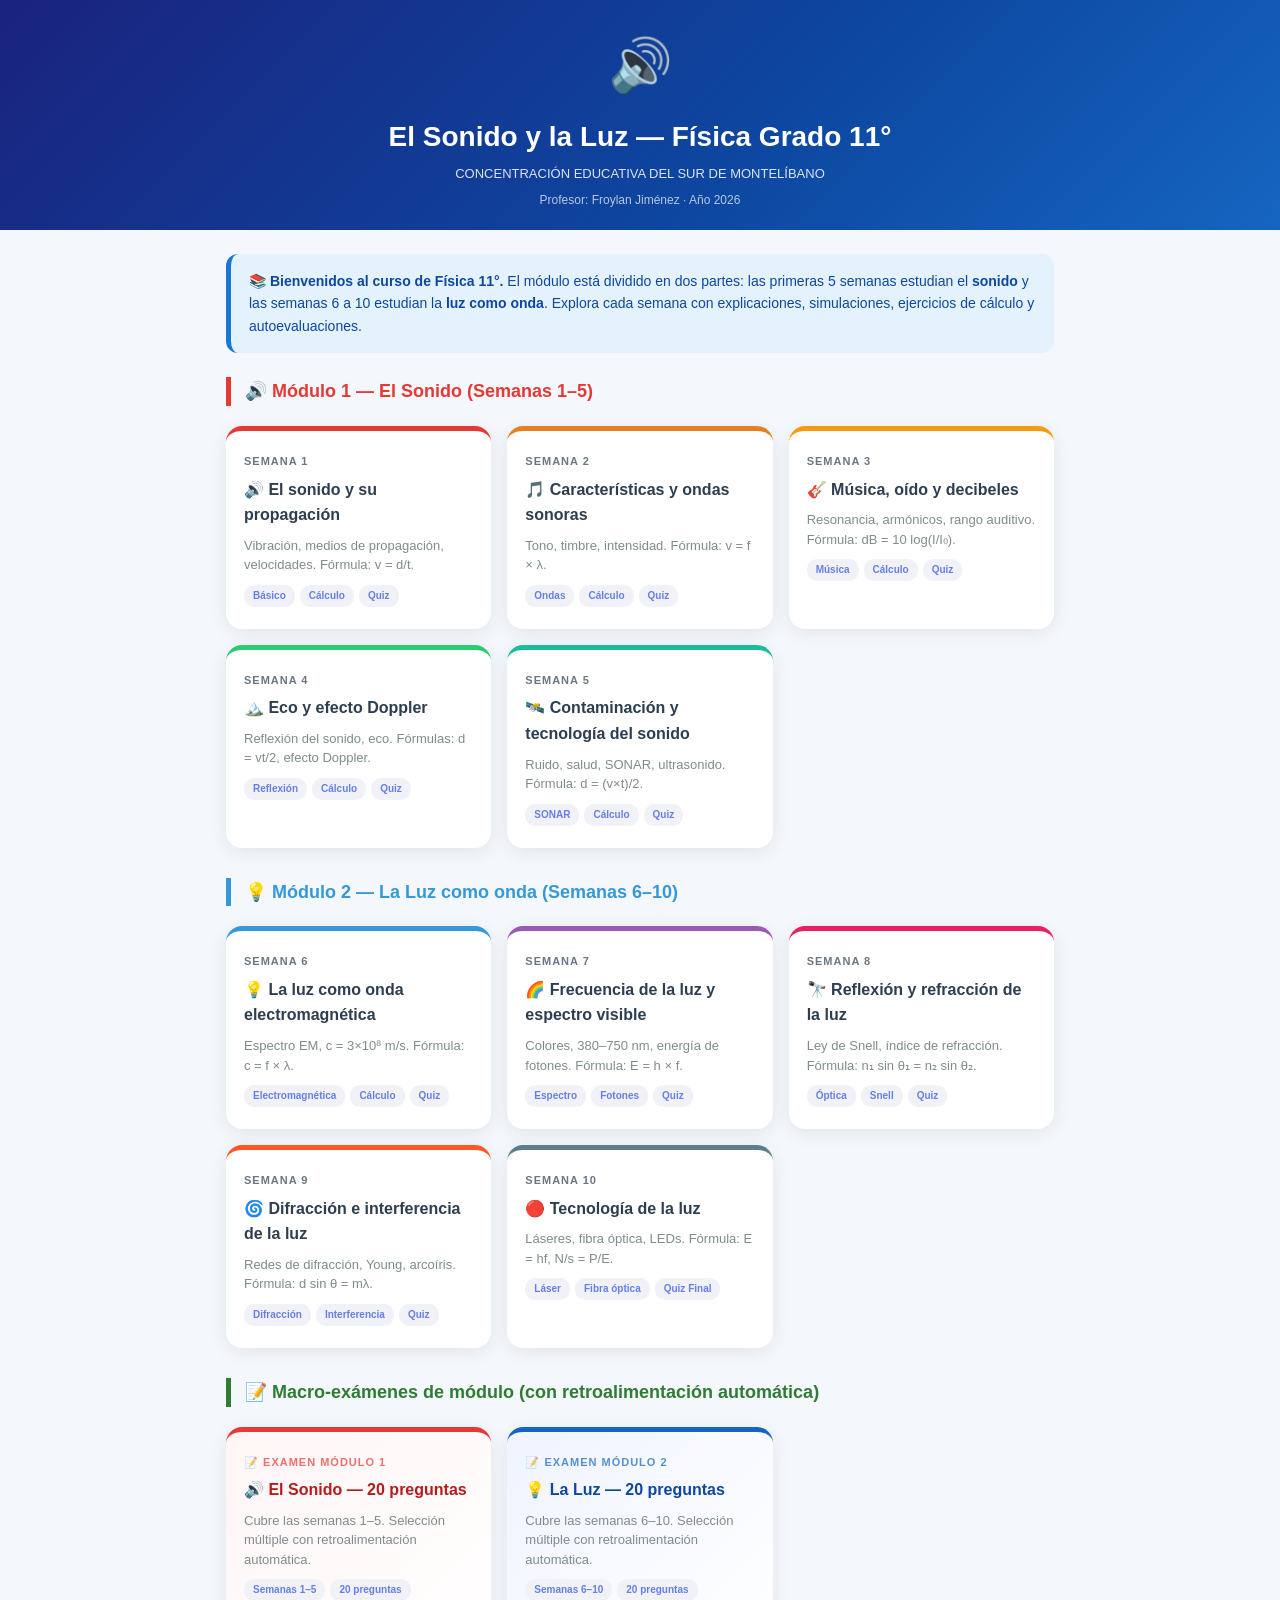
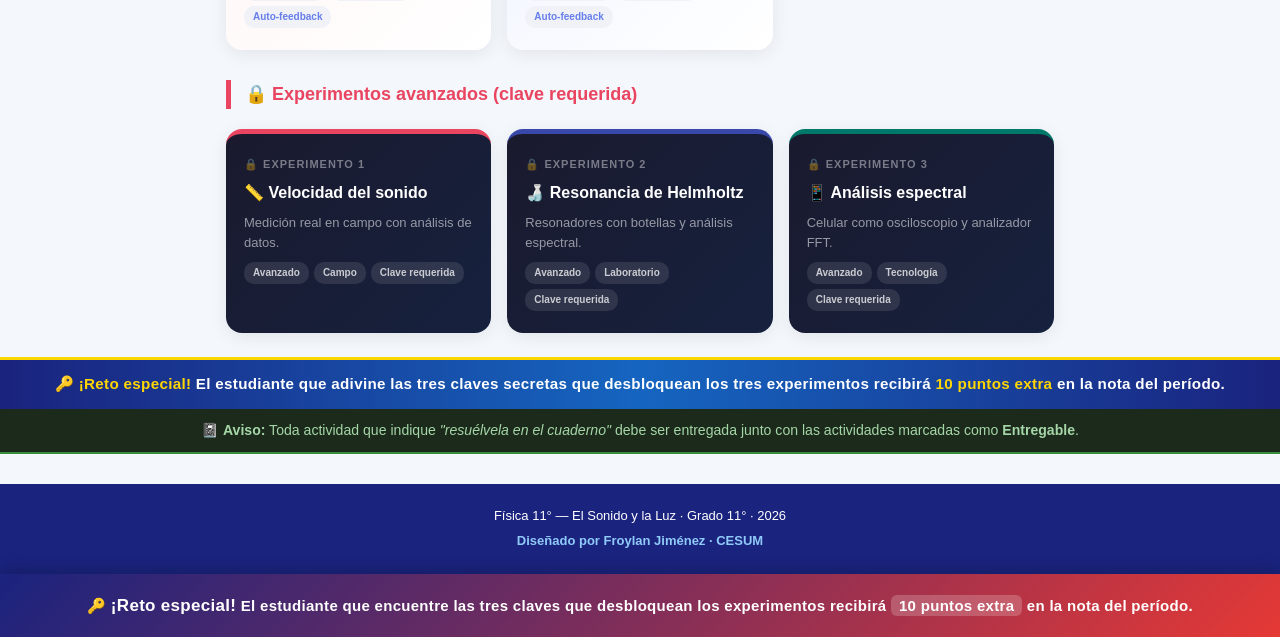
<file: index.html>
<!DOCTYPE html>
<html lang="es">
<head>
<meta charset="UTF-8">
<meta name="viewport" content="width=device-width, initial-scale=1.0">
<title>Física 11° — Sonido y Luz | CESUM 2026</title>
<link rel="stylesheet" href="style.css">
</head>
<body>

<header class="site-header">
  <div class="logo-icon">🔊</div>
  <h1>El Sonido y la Luz — Física Grado 11°</h1>
  <p class="subtitle">CONCENTRACIÓN EDUCATIVA DEL SUR DE MONTELÍBANO</p>
  <p class="profe">Profesor: Froylan Jiménez · Año 2026</p>
</header>

<div class="container">
  <div class="box box-info" style="margin-top:0">
    📚 <strong>Bienvenidos al curso de Física 11°.</strong> El módulo está dividido en dos partes: las primeras 5 semanas estudian el <strong>sonido</strong> y las semanas 6 a 10 estudian la <strong>luz como onda</strong>. Explora cada semana con explicaciones, simulaciones, ejercicios de cálculo y autoevaluaciones.
  </div>

  <!-- MÓDULO 1: SONIDO -->
  <h3 style="font-size:18px;font-weight:800;color:#e53935;margin:24px 0 12px 0;padding-left:14px;border-left:5px solid #e53935">🔊 Módulo 1 — El Sonido (Semanas 1–5)</h3>
  <div class="weeks-grid">
    <a href="semana1.html" class="week-card" style="border-color:#e53935">
      <div class="week-num">Semana 1</div>
      <div class="week-title">🔊 El sonido y su propagación</div>
      <div class="week-desc">Vibración, medios de propagación, velocidades. Fórmula: v = d/t.</div>
      <div class="week-tags"><span class="tag">Básico</span><span class="tag">Cálculo</span><span class="tag">Quiz</span></div>
    </a>
    <a href="semana2.html" class="week-card" style="border-color:#e67e22">
      <div class="week-num">Semana 2</div>
      <div class="week-title">🎵 Características y ondas sonoras</div>
      <div class="week-desc">Tono, timbre, intensidad. Fórmula: v = f × λ.</div>
      <div class="week-tags"><span class="tag">Ondas</span><span class="tag">Cálculo</span><span class="tag">Quiz</span></div>
    </a>
    <a href="semana3.html" class="week-card" style="border-color:#f39c12">
      <div class="week-num">Semana 3</div>
      <div class="week-title">🎸 Música, oído y decibeles</div>
      <div class="week-desc">Resonancia, armónicos, rango auditivo. Fórmula: dB = 10 log(I/I₀).</div>
      <div class="week-tags"><span class="tag">Música</span><span class="tag">Cálculo</span><span class="tag">Quiz</span></div>
    </a>
    <a href="semana4.html" class="week-card" style="border-color:#2ecc71">
      <div class="week-num">Semana 4</div>
      <div class="week-title">🏔️ Eco y efecto Doppler</div>
      <div class="week-desc">Reflexión del sonido, eco. Fórmulas: d = vt/2, efecto Doppler.</div>
      <div class="week-tags"><span class="tag">Reflexión</span><span class="tag">Cálculo</span><span class="tag">Quiz</span></div>
    </a>
    <a href="semana5.html" class="week-card" style="border-color:#1abc9c">
      <div class="week-num">Semana 5</div>
      <div class="week-title">🛰️ Contaminación y tecnología del sonido</div>
      <div class="week-desc">Ruido, salud, SONAR, ultrasonido. Fórmula: d = (v×t)/2.</div>
      <div class="week-tags"><span class="tag">SONAR</span><span class="tag">Cálculo</span><span class="tag">Quiz</span></div>
    </a>
  </div>

  <!-- MÓDULO 2: LUZ -->
  <h3 style="font-size:18px;font-weight:800;color:#3498db;margin:30px 0 12px 0;padding-left:14px;border-left:5px solid #3498db">💡 Módulo 2 — La Luz como onda (Semanas 6–10)</h3>
  <div class="weeks-grid">
    <a href="semana6.html" class="week-card" style="border-color:#3498db">
      <div class="week-num">Semana 6</div>
      <div class="week-title">💡 La luz como onda electromagnética</div>
      <div class="week-desc">Espectro EM, c = 3×10⁸ m/s. Fórmula: c = f × λ.</div>
      <div class="week-tags"><span class="tag">Electromagnética</span><span class="tag">Cálculo</span><span class="tag">Quiz</span></div>
    </a>
    <a href="semana7.html" class="week-card" style="border-color:#9b59b6">
      <div class="week-num">Semana 7</div>
      <div class="week-title">🌈 Frecuencia de la luz y espectro visible</div>
      <div class="week-desc">Colores, 380–750 nm, energía de fotones. Fórmula: E = h × f.</div>
      <div class="week-tags"><span class="tag">Espectro</span><span class="tag">Fotones</span><span class="tag">Quiz</span></div>
    </a>
    <a href="semana8.html" class="week-card" style="border-color:#e91e63">
      <div class="week-num">Semana 8</div>
      <div class="week-title">🔭 Reflexión y refracción de la luz</div>
      <div class="week-desc">Ley de Snell, índice de refracción. Fórmula: n₁ sin θ₁ = n₂ sin θ₂.</div>
      <div class="week-tags"><span class="tag">Óptica</span><span class="tag">Snell</span><span class="tag">Quiz</span></div>
    </a>
    <a href="semana9.html" class="week-card" style="border-color:#ff5722">
      <div class="week-num">Semana 9</div>
      <div class="week-title">🌀 Difracción e interferencia de la luz</div>
      <div class="week-desc">Redes de difracción, Young, arcoíris. Fórmula: d sin θ = mλ.</div>
      <div class="week-tags"><span class="tag">Difracción</span><span class="tag">Interferencia</span><span class="tag">Quiz</span></div>
    </a>
    <a href="semana10.html" class="week-card" style="border-color:#607d8b">
      <div class="week-num">Semana 10</div>
      <div class="week-title">🔴 Tecnología de la luz</div>
      <div class="week-desc">Láseres, fibra óptica, LEDs. Fórmula: E = hf, N/s = P/E.</div>
      <div class="week-tags"><span class="tag">Láser</span><span class="tag">Fibra óptica</span><span class="tag">Quiz Final</span></div>
    </a>
  </div>

  <!-- MACRO-EXÁMENES -->
  <h3 style="font-size:18px;font-weight:800;color:#2e7d32;margin:30px 0 12px 0;padding-left:14px;border-left:5px solid #2e7d32">📝 Macro-exámenes de módulo (con retroalimentación automática)</h3>
  <div class="weeks-grid">
    <a href="examen-modulo1.html" class="week-card" style="border-color:#e53935;background:linear-gradient(135deg,#fff5f5,#fff)">
      <div class="week-num" style="color:#e53935">📝 Examen Módulo 1</div>
      <div class="week-title" style="color:#b71c1c">🔊 El Sonido — 20 preguntas</div>
      <div class="week-desc">Cubre las semanas 1–5. Selección múltiple con retroalimentación automática.</div>
      <div class="week-tags"><span class="tag">Semanas 1–5</span><span class="tag">20 preguntas</span><span class="tag">Auto-feedback</span></div>
    </a>
    <a href="examen-modulo2.html" class="week-card" style="border-color:#1565c0;background:linear-gradient(135deg,#f0f4ff,#fff)">
      <div class="week-num" style="color:#1565c0">📝 Examen Módulo 2</div>
      <div class="week-title" style="color:#0d47a1">💡 La Luz — 20 preguntas</div>
      <div class="week-desc">Cubre las semanas 6–10. Selección múltiple con retroalimentación automática.</div>
      <div class="week-tags"><span class="tag">Semanas 6–10</span><span class="tag">20 preguntas</span><span class="tag">Auto-feedback</span></div>
    </a>
  </div>

  <!-- EXPERIMENTOS AVANZADOS -->
  <h3 style="font-size:18px;font-weight:800;color:#e94560;margin:30px 0 12px 0;padding-left:14px;border-left:5px solid #e94560">🔒 Experimentos avanzados (clave requerida)</h3>
  <div class="weeks-grid">
    <div class="week-card exp-card" style="border-color:#e94560" onclick="abrirExp(1)">
      <div class="week-num exp-label">🔒 Experimento 1</div>
      <div class="week-title">📏 Velocidad del sonido</div>
      <div class="week-desc">Medición real en campo con análisis de datos.</div>
      <div class="week-tags"><span class="tag tag-exp">Avanzado</span><span class="tag tag-exp">Campo</span><span class="tag tag-exp">Clave requerida</span></div>
    </div>
    <div class="week-card exp-card" style="border-color:#3949ab" onclick="abrirExp(2)">
      <div class="week-num exp-label">🔒 Experimento 2</div>
      <div class="week-title">🍶 Resonancia de Helmholtz</div>
      <div class="week-desc">Resonadores con botellas y análisis espectral.</div>
      <div class="week-tags"><span class="tag tag-exp">Avanzado</span><span class="tag tag-exp">Laboratorio</span><span class="tag tag-exp">Clave requerida</span></div>
    </div>
    <div class="week-card exp-card" style="border-color:#00796b" onclick="abrirExp(3)">
      <div class="week-num exp-label">🔒 Experimento 3</div>
      <div class="week-title">📱 Análisis espectral</div>
      <div class="week-desc">Celular como osciloscopio y analizador FFT.</div>
      <div class="week-tags"><span class="tag tag-exp">Avanzado</span><span class="tag tag-exp">Tecnología</span><span class="tag tag-exp">Clave requerida</span></div>
    </div>
  </div>
</div>

<div style="background:linear-gradient(90deg,#1a237e,#1565c0,#1a237e);color:#fff;text-align:center;padding:.75rem 1.2rem;font-size:.95rem;font-weight:600;letter-spacing:.02em;border-top:3px solid #ffd600;">
  🔑 <span style="color:#ffd600">¡Reto especial!</span> El estudiante que adivine las <strong>tres claves secretas</strong> que desbloquean los <strong>tres experimentos</strong> recibirá <strong style="color:#ffd600">10 puntos extra</strong> en la nota del período.
</div>
<div style="background:#1b2a1b;color:#a5d6a7;text-align:center;padding:.65rem 1.2rem;font-size:.88rem;font-weight:500;border-bottom:2px solid #388e3c;">
  📓 <strong>Aviso:</strong> Toda actividad que indique <em>"resuélvela en el cuaderno"</em> debe ser entregada junto con las actividades marcadas como <strong>Entregable</strong>.
</div>

<footer class="site-footer">
  Física 11° — El Sonido y la Luz · Grado 11° · 2026
  <div class="creditos">Diseñado por Froylan Jiménez · CESUM</div>
</footer>

<!-- ═══ MODAL CLAVE EXPERIMENTO ═════════════════════════════════════════════ -->
<div class="admin-modal-overlay" id="expClaveOverlay">
  <div class="admin-modal">
    <div class="admin-modal-title" id="expClaveTitle">🔒 Experimento</div>
    <div class="admin-modal-sub">Este experimento requiere una clave individual</div>
    <div class="admin-input-group">
      <span class="admin-input-icon">🔑</span>
      <input type="password" id="expClaveInput" placeholder="Ingresa la clave"
             onkeypress="if(event.key==='Enter')verificarExpClave()">
    </div>
    <div class="admin-err" id="expClaveErr">❌ Clave incorrecta</div>
    <button class="admin-submit" onclick="verificarExpClave()">✅ Acceder</button>
    <br><br>
    <button class="admin-back" onclick="cerrarExpClave()">✕ Cancelar</button>
  </div>
</div>

<!-- ═══ CONTENIDO EXPERIMENTOS ══════════════════════════════════════════════ -->
<div class="admin-modal-overlay" id="expContentOverlay">
  <div class="exp-modal">
    <div class="exp-header">
      <span class="exp-badge" id="expBadge">EXP 1</span>
      <span class="exp-title" id="expTitle"></span>
      <button class="print-exp-btn" onclick="printExp()">🖨️ Imprimir</button>
      <button class="close-exp" onclick="cerrarExpContent()">✕ Cerrar</button>
    </div>
    <div id="expContent"></div>
  </div>
</div>

<div style="margin:0;padding:18px 20px;background:linear-gradient(135deg,#1a237e 0%,#e53935 100%);color:white;text-align:center;font-size:15px;font-weight:700;letter-spacing:.3px;box-shadow:0 -4px 16px rgba(0,0,0,.2)">
  🔑 <span style="font-size:17px">¡Reto especial!</span> El estudiante que encuentre las tres claves que desbloquean los experimentos recibirá <span style="background:rgba(255,255,255,.2);border-radius:6px;padding:2px 8px">10 puntos extra</span> en la nota del período.
</div>

<script>
const EXPERIMENTOS = {
  1: {
    badge: "EXP 1 · MrBot01",
    title: "Medición real de la velocidad del sonido",
    clave: "MrBot01",
    html: `
      <div class="box box-info">🎯 <strong>Objetivo:</strong> Medir experimentalmente la velocidad del sonido en el aire y comparar con el valor teórico (343 m/s).</div>
      <div class="section" style="margin:0 0 16px 0">
        <div class="section-title" style="font-size:16px">📦 Materiales necesarios</div>
        <ul>
          <li>📏 Cinta métrica o medidor de 100 metros mínimo</li>
          <li>📱 2 teléfonos celulares con cronómetro</li>
          <li>👏 2 tablas de madera para hacer un golpe fuerte</li>
          <li>📓 Cuaderno para anotar datos</li>
          <li>👥 Mínimo 3 personas (2 experimentadores + 1 anotador)</li>
        </ul>
      </div>
      <div class="section" style="margin:0 0 16px 0">
        <div class="section-title" style="font-size:16px">🔬 Procedimiento</div>
        <div class="steps">
          <div class="step"><div class="step-num" style="background:#e94560">1</div><div class="step-text">Mide y marca una distancia de exactamente <strong>100 metros</strong> en campo abierto.</div></div>
          <div class="step"><div class="step-num" style="background:#e94560">2</div><div class="step-text">Persona A en un extremo con las tablas. Persona B en el otro extremo con cronómetro activo.</div></div>
          <div class="step"><div class="step-num" style="background:#e94560">3</div><div class="step-text">Persona A golpea las tablas. Persona B <strong>inicia el cronómetro</strong> al VER el movimiento (no al escuchar).</div></div>
          <div class="step"><div class="step-num" style="background:#e94560">4</div><div class="step-text">Persona B <strong>detiene</strong> el cronómetro al escuchar el sonido.</div></div>
          <div class="step"><div class="step-num" style="background:#e94560">5</div><div class="step-text">Repite <strong>10 veces</strong>. Calcula el promedio.</div></div>
          <div class="step"><div class="step-num" style="background:#e94560">6</div><div class="step-text">Calcula: v = d ÷ t = 100 m ÷ t_promedio</div></div>
        </div>
      </div>
      <div class="section" style="margin:0 0 16px 0">
        <div class="section-title" style="font-size:16px">📊 Tabla de datos</div>
        <table style="width:100%;border-collapse:collapse;font-size:13px">
          <tr style="background:#e94560;color:white"><th style="padding:8px">Intento</th><th style="padding:8px">Tiempo (s)</th><th style="padding:8px">v = 100/t (m/s)</th></tr>
          ${Array.from({length:10},(_,i)=>`<tr style="background:${i%2?'white':'#f9f9f9'}"><td style="padding:8px;text-align:center">${i+1}</td><td style="padding:8px"></td><td style="padding:8px"></td></tr>`).join('')}
          <tr style="background:#333;color:white"><td style="padding:8px;font-weight:700">PROMEDIO</td><td style="padding:8px"></td><td style="padding:8px"></td></tr>
        </table>
      </div>
      <div class="box box-tip">💡 <strong>Corrección por temperatura:</strong> v = 331 + 0,6×T (°C). A 30 °C: v = 349 m/s.</div>
      <div class="box box-warn">📝 <strong>Preguntas para el informe:</strong><br>
        1. ¿Tu valor se acerca al teórico? ¿Por qué pueden haber diferencias?<br>
        2. ¿Por qué la Persona B debe iniciar el cronómetro al VER y no al ESCUCHAR?<br>
        3. ¿Cómo afectaría el viento al resultado?<br>
        4. ¿Qué pasaría si haces el experimento en un día muy frío?
      </div>`
  },
  2: {
    badge: "EXP 2 · MrBot001",
    title: "Resonancia de Helmholtz con botellas",
    clave: "MrBot001",
    html: `
      <div class="box box-info">🎯 <strong>Objetivo:</strong> Construir resonadores de Helmholtz con botellas de agua y medir su frecuencia de resonancia.</div>
      <div class="section" style="margin:0 0 16px 0">
        <div class="section-title" style="font-size:16px">📦 Materiales</div>
        <ul>
          <li>🍶 5 botellas de distintos tamaños (250 mL, 500 mL, 1 L, 1,5 L, 2 L)</li>
          <li>💧 Agua para llenar parcialmente las botellas</li>
          <li>📱 Celular con app <strong>Spectroid</strong> o <strong>Physics Toolbox Suite</strong></li>
          <li>📏 Regla graduada</li>
        </ul>
      </div>
      <div class="section" style="margin:0 0 16px 0">
        <div class="section-title" style="font-size:16px">🔬 Procedimiento</div>
        <div class="steps">
          <div class="step"><div class="step-num" style="background:#3949ab">1</div><div class="step-text">Instala <strong>Spectroid</strong>. Muestra el espectro de frecuencias en tiempo real.</div></div>
          <div class="step"><div class="step-num" style="background:#3949ab">2</div><div class="step-text">Sopla suavemente sobre la boca de la botella vacía. Anota la frecuencia.</div></div>
          <div class="step"><div class="step-num" style="background:#3949ab">3</div><div class="step-text">Añade agua (1/4, 1/2, 3/4 de la botella). Sopla y anota la frecuencia en cada caso.</div></div>
          <div class="step"><div class="step-num" style="background:#3949ab">4</div><div class="step-text">Repite con cada tamaño de botella.</div></div>
        </div>
      </div>
      <div class="box box-formula">f = (v/2π) × √(A / (V × L_ef))<br>
      <span style="font-size:12px;font-weight:400">Mayor volumen de aire → menor frecuencia (más grave). Más agua → menos aire → tono más agudo.</span></div>
      <div class="box box-warn">📝 <strong>Preguntas:</strong><br>
        1. ¿Qué relación hay entre el tamaño de la botella y la frecuencia de resonancia?<br>
        2. Al agregar agua, ¿sube o baja la frecuencia? ¿Por qué?<br>
        3. ¿Cómo aplica esto en los instrumentos de viento (flauta, tuba)?</div>`
  },
  3: {
    badge: "EXP 3 · 001MrBot",
    title: "Análisis espectral del sonido con el celular",
    clave: "001MrBot",
    html: `
      <div class="box box-info">🎯 <strong>Objetivo:</strong> Usar el celular como osciloscopio y analizador de espectro para comparar firmas de frecuencia de distintos sonidos.</div>
      <div class="section" style="margin:0 0 16px 0">
        <div class="section-title" style="font-size:16px">📦 Materiales</div>
        <ul>
          <li>📱 Celular con app <strong>Physics Toolbox Suite</strong></li>
          <li>🎵 Fuentes de sonido variadas: voz, instrumentos, silbato, parlante</li>
          <li>🎵 App de tono puro: <strong>Frequency Sound Generator</strong></li>
        </ul>
      </div>
      <div class="section" style="margin:0 0 16px 0">
        <div class="section-title" style="font-size:16px">🔬 Procedimiento</div>
        <div class="steps">
          <div class="step"><div class="step-num" style="background:#00796b">1</div><div class="step-text">Abre Physics Toolbox → <strong>Audio Oscilloscope</strong>. Observa formas de onda con distintos sonidos.</div></div>
          <div class="step"><div class="step-num" style="background:#00796b">2</div><div class="step-text">Canta "A", "O", "E" sostenidas. ¿Las formas de onda son distintas?</div></div>
          <div class="step"><div class="step-num" style="background:#00796b">3</div><div class="step-text">Cambia a <strong>Audio FFT</strong>. Genera un tono de 440 Hz. ¿Ves el pico en 440 Hz?</div></div>
          <div class="step"><div class="step-num" style="background:#00796b">4</div><div class="step-text">Analiza la misma nota en guitarra, silbato, tu voz. ¿Por qué los espectros son diferentes?</div></div>
          <div class="step"><div class="step-num" style="background:#00796b">5</div><div class="step-text">Identifica la frecuencia fundamental y los armónicos de cada voz del equipo.</div></div>
        </div>
      </div>
      <div class="box box-example">
        <strong>¿Por qué guitarra y voz suenan diferente en la misma nota?</strong><br>
        Porque tienen diferentes <strong>armónicos</strong>. La combinación de armónicos define el <strong>timbre</strong>.
      </div>
      <div class="box box-warn">📝 <strong>Preguntas:</strong><br>
        1. ¿Qué diferencia hay entre el espectro de un tono puro y el de un instrumento?<br>
        2. ¿Qué son los armónicos y qué determinan en el sonido?<br>
        3. ¿Las voces masculinas tienen frecuencia fundamental mayor o menor que las femeninas?</div>`
  }
};

let expActivo = null;

function abrirExp(num) {
  expActivo = num;
  const exp = EXPERIMENTOS[num];
  document.getElementById('expClaveTitle').textContent = '🔒 ' + exp.title;
  document.getElementById('expClaveInput').value = '';
  document.getElementById('expClaveErr').classList.remove('show');
  document.getElementById('expClaveOverlay').classList.add('show');
  setTimeout(() => document.getElementById('expClaveInput').focus(), 100);
}

function cerrarExpClave() {
  document.getElementById('expClaveOverlay').classList.remove('show');
  expActivo = null;
}

function verificarExpClave() {
  const exp = EXPERIMENTOS[expActivo];
  if (document.getElementById('expClaveInput').value === exp.clave) {
    document.getElementById('expClaveOverlay').classList.remove('show');
    document.getElementById('expBadge').textContent = exp.badge;
    document.getElementById('expTitle').textContent = exp.title;
    document.getElementById('expContent').innerHTML = exp.html;
    document.getElementById('expContentOverlay').classList.add('show');
  } else {
    const e = document.getElementById('expClaveErr');
    e.classList.add('show');
    document.getElementById('expClaveInput').value = '';
    document.getElementById('expClaveInput').focus();
    setTimeout(() => e.classList.remove('show'), 3000);
  }
}

function printExp(){
  var exp=EXPERIMENTOS[expActivo];
  if(!exp)return;
  var printCSS=`body{font-family:'Segoe UI',sans-serif;max-width:800px;margin:0 auto;padding:24px;color:#2c3e50;font-size:14px}
h1{color:#1a237e;border-bottom:3px solid #1a237e;padding-bottom:10px;margin-bottom:20px;font-size:22px}
.box{border-radius:8px;padding:14px 16px;margin:12px 0;font-size:13px;line-height:1.6}
.box-info{background:#e3f2fd;border-left:5px solid #1976d2;color:#0d47a1}
.box-tip{background:#e8f5e9;border-left:5px solid #43a047;color:#1b5e20}
.box-warn{background:#fff8e1;border-left:5px solid #ffa000;color:#5d4037}
.box-formula{background:#f3e5f5;border-left:5px solid #7b1fa2;color:#4a148c;font-family:monospace;font-size:15px;font-weight:700;text-align:center;padding:16px}
.box-example{background:#fce4ec;border-left:5px solid #c2185b;color:#880e4f}
.section{background:#f9f9f9;border-radius:8px;padding:16px;margin-bottom:16px}
.section-title{font-size:15px;font-weight:800;margin-bottom:12px}
.steps{display:flex;flex-direction:column;gap:8px}
.step{display:flex;gap:10px;align-items:flex-start}
.step-num{min-width:28px;height:28px;border-radius:50%;display:flex;align-items:center;justify-content:center;color:white;font-weight:700;font-size:12px}
.step-text{font-size:13px;line-height:1.6;padding-top:3px}
ul{padding-left:20px}li{margin-bottom:5px;font-size:13px}
table{width:100%;border-collapse:collapse;font-size:12px}
th,td{border:1px solid #ddd;padding:7px;text-align:left}`;
  var w=window.open('','_blank','width=900,height=700');
  w.document.write('<!DOCTYPE html><html><head><meta charset="UTF-8"><title>'+exp.title+'</title><style>'+printCSS+'</style></head><body>');
  w.document.write('<h1>'+exp.title+'</h1><p style="color:#888;font-size:12px">Física 11° · CESUM 2026 · Profesor: Froylan Jiménez</p>');
  w.document.write(exp.html);
  w.document.write('<script>setTimeout(function(){window.print();},400);<\/script>');
  w.document.write('</body></html>');
  w.document.close();
}

function cerrarExpContent() {
  document.getElementById('expContentOverlay').classList.remove('show');
  expActivo = null;
}

['expClaveOverlay','expContentOverlay'].forEach(id => {
  document.getElementById(id).addEventListener('click', function(e) {
    if (e.target === this) this.classList.remove('show');
  });
});
</script>
</body>
</html>
</file>
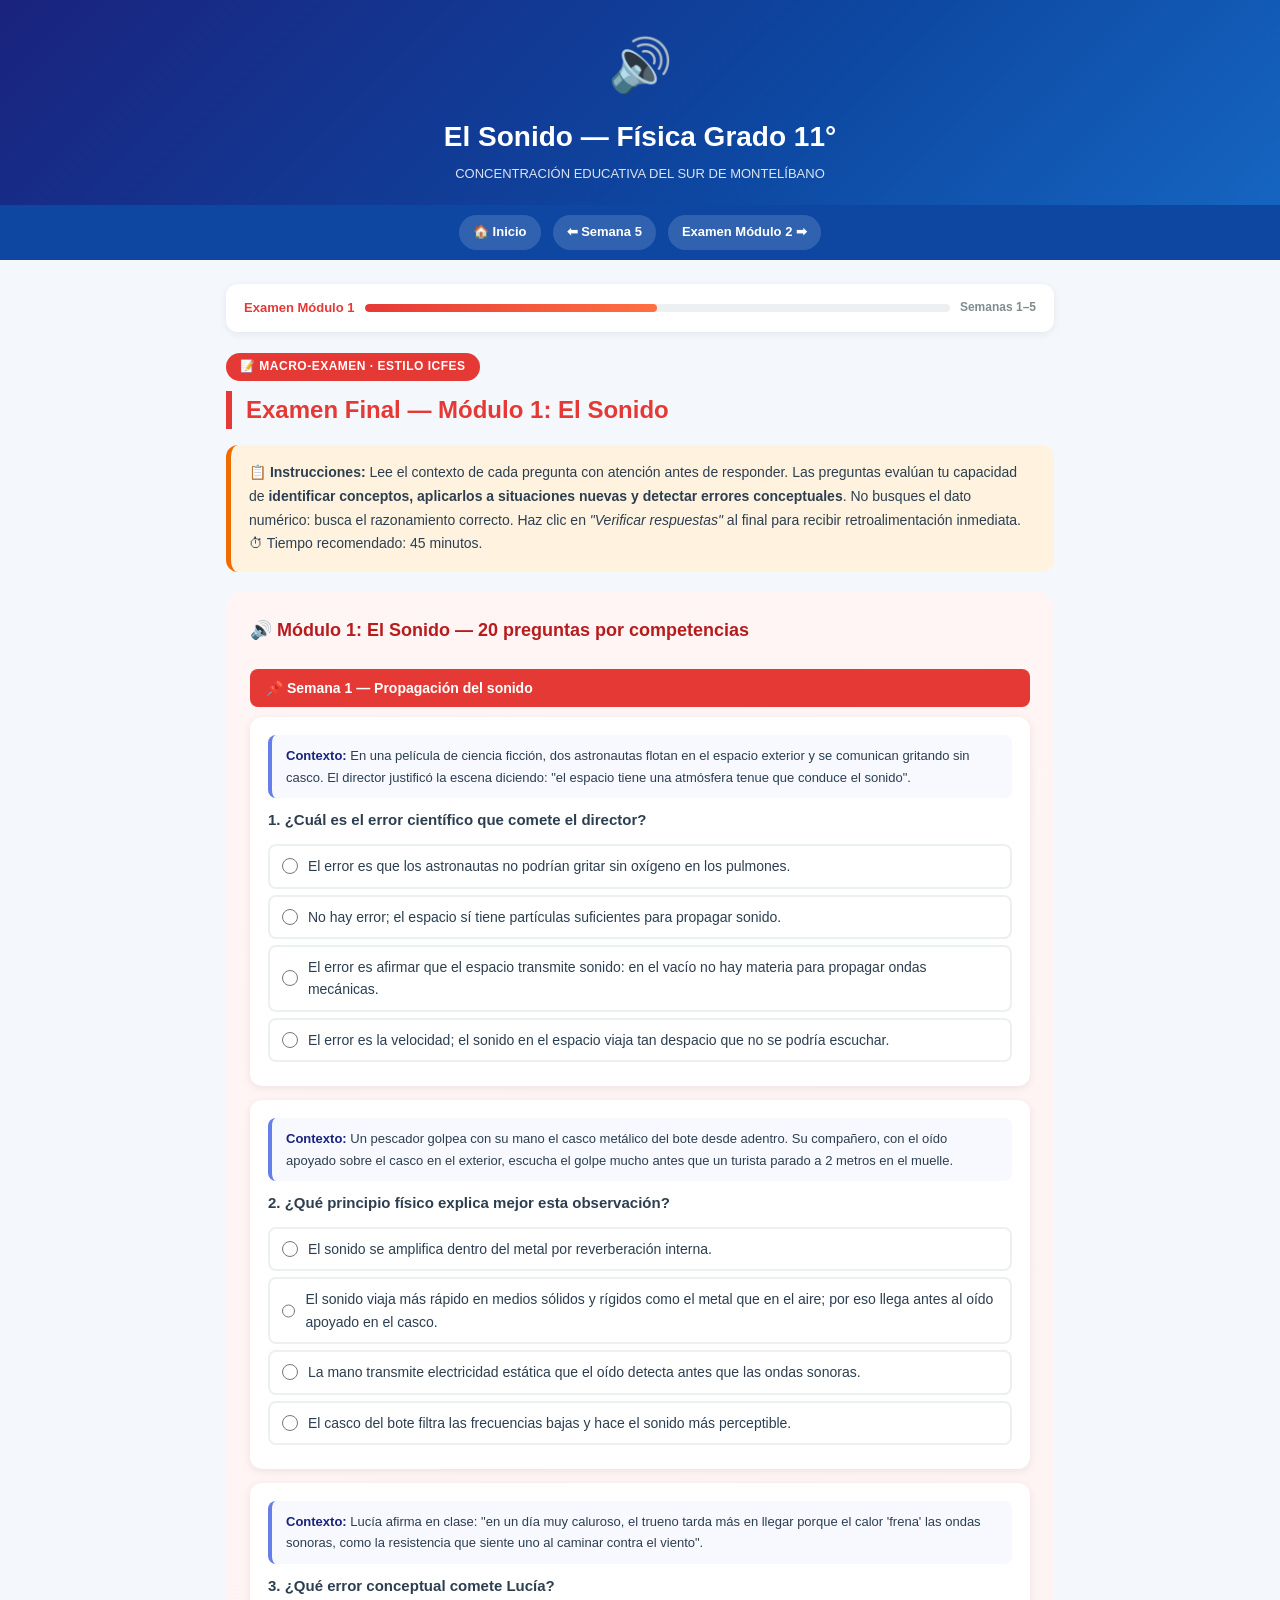
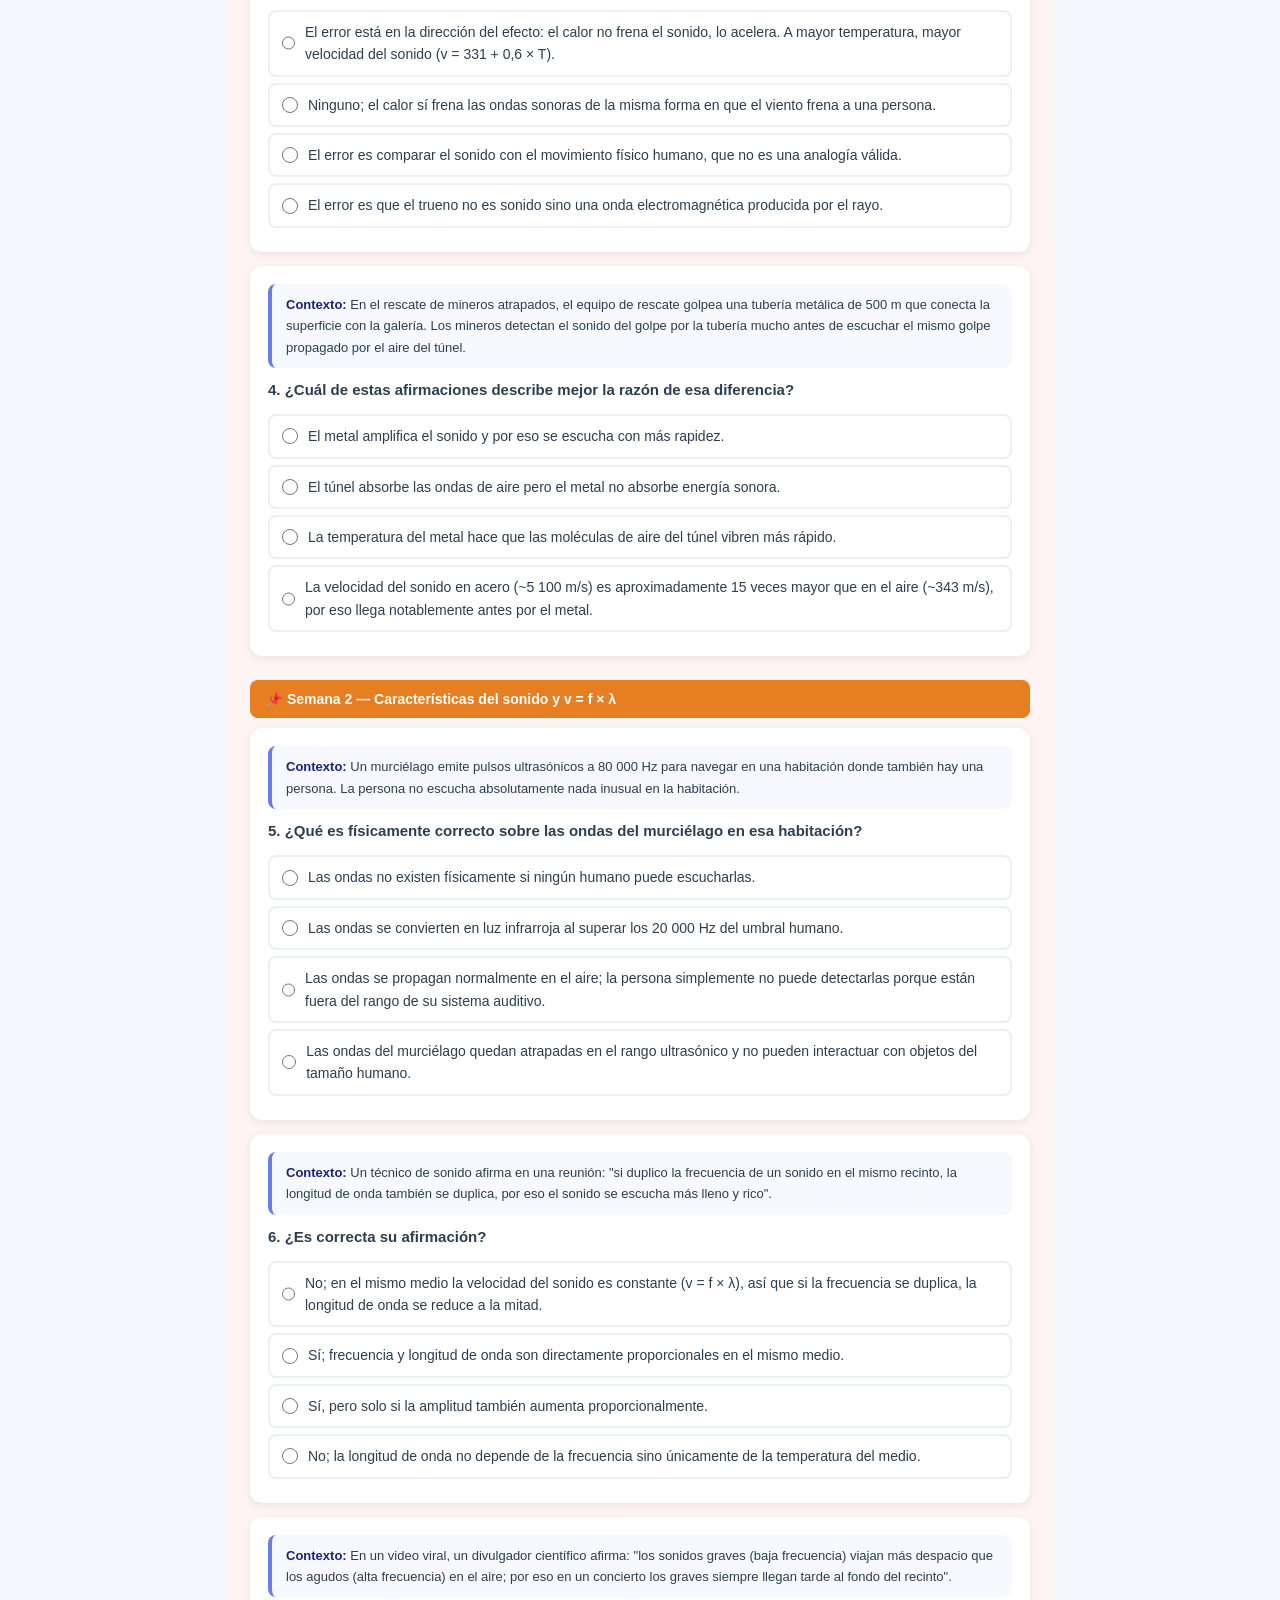
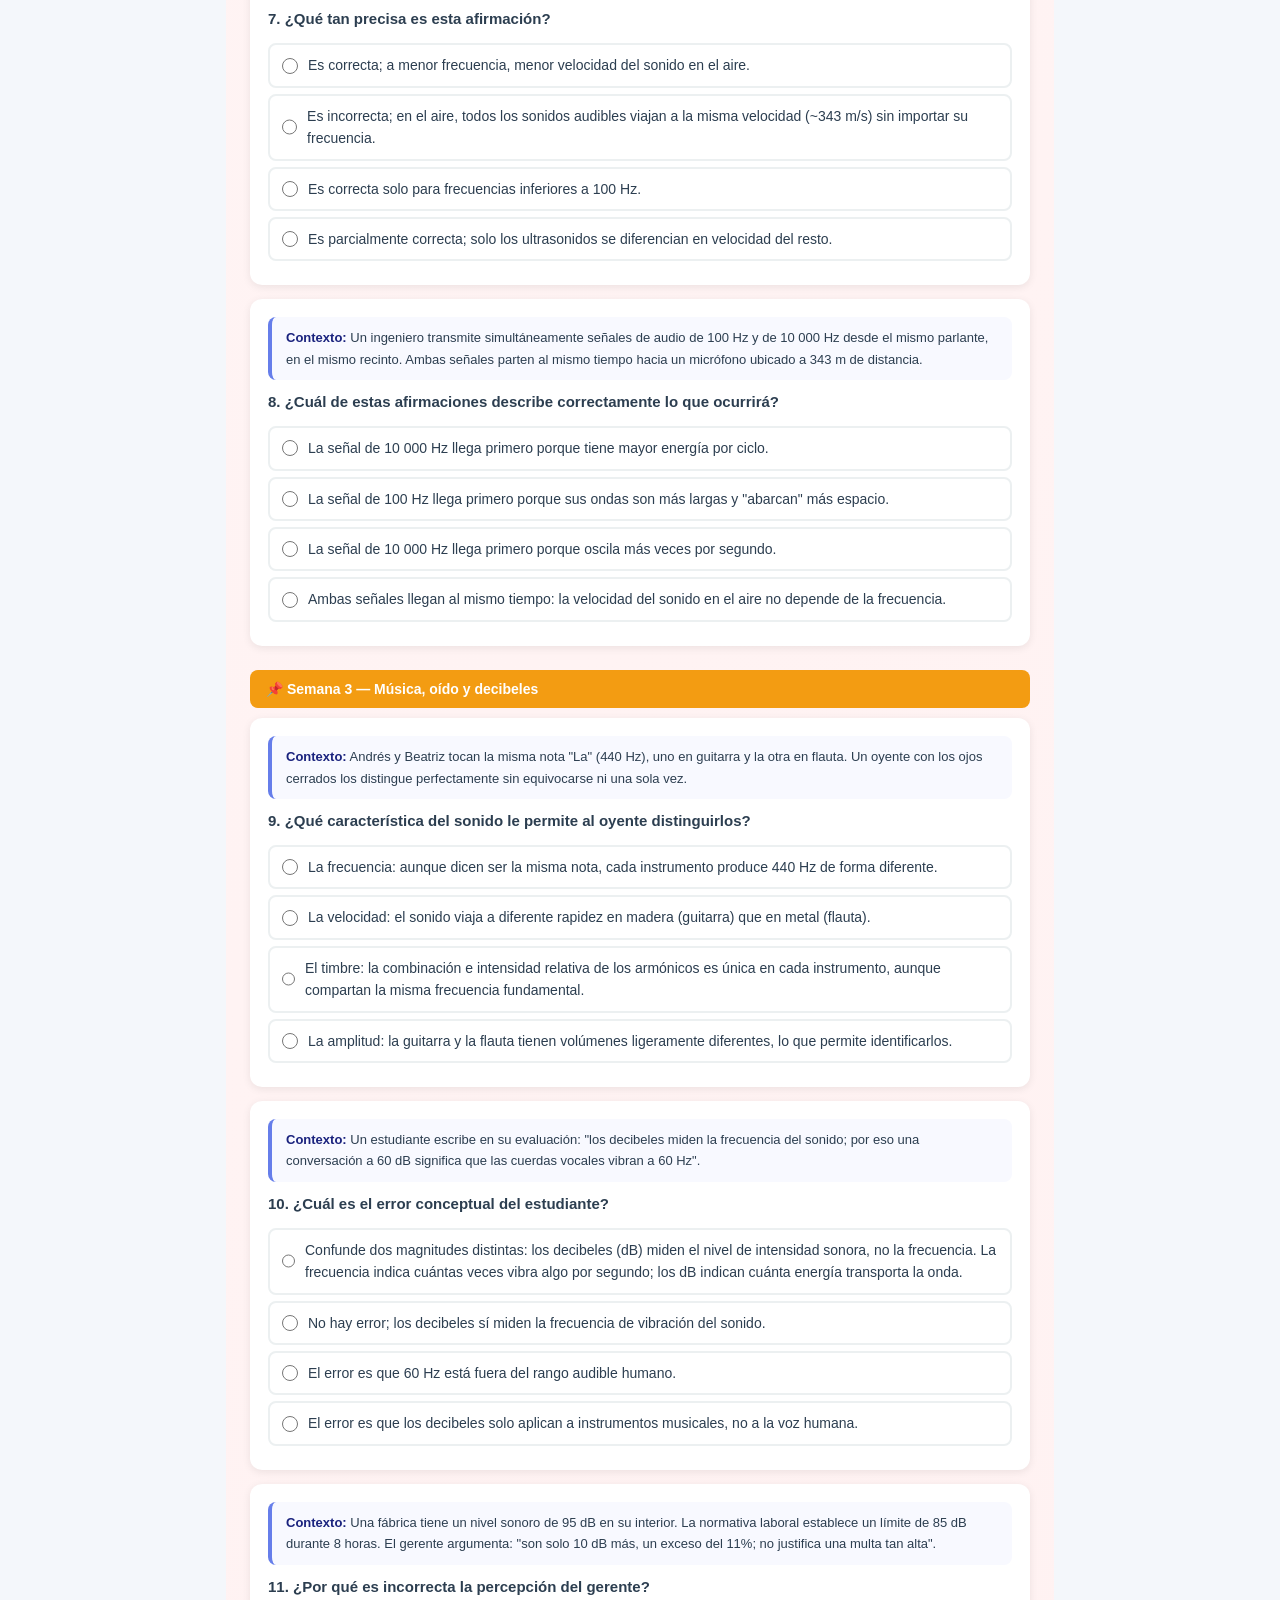
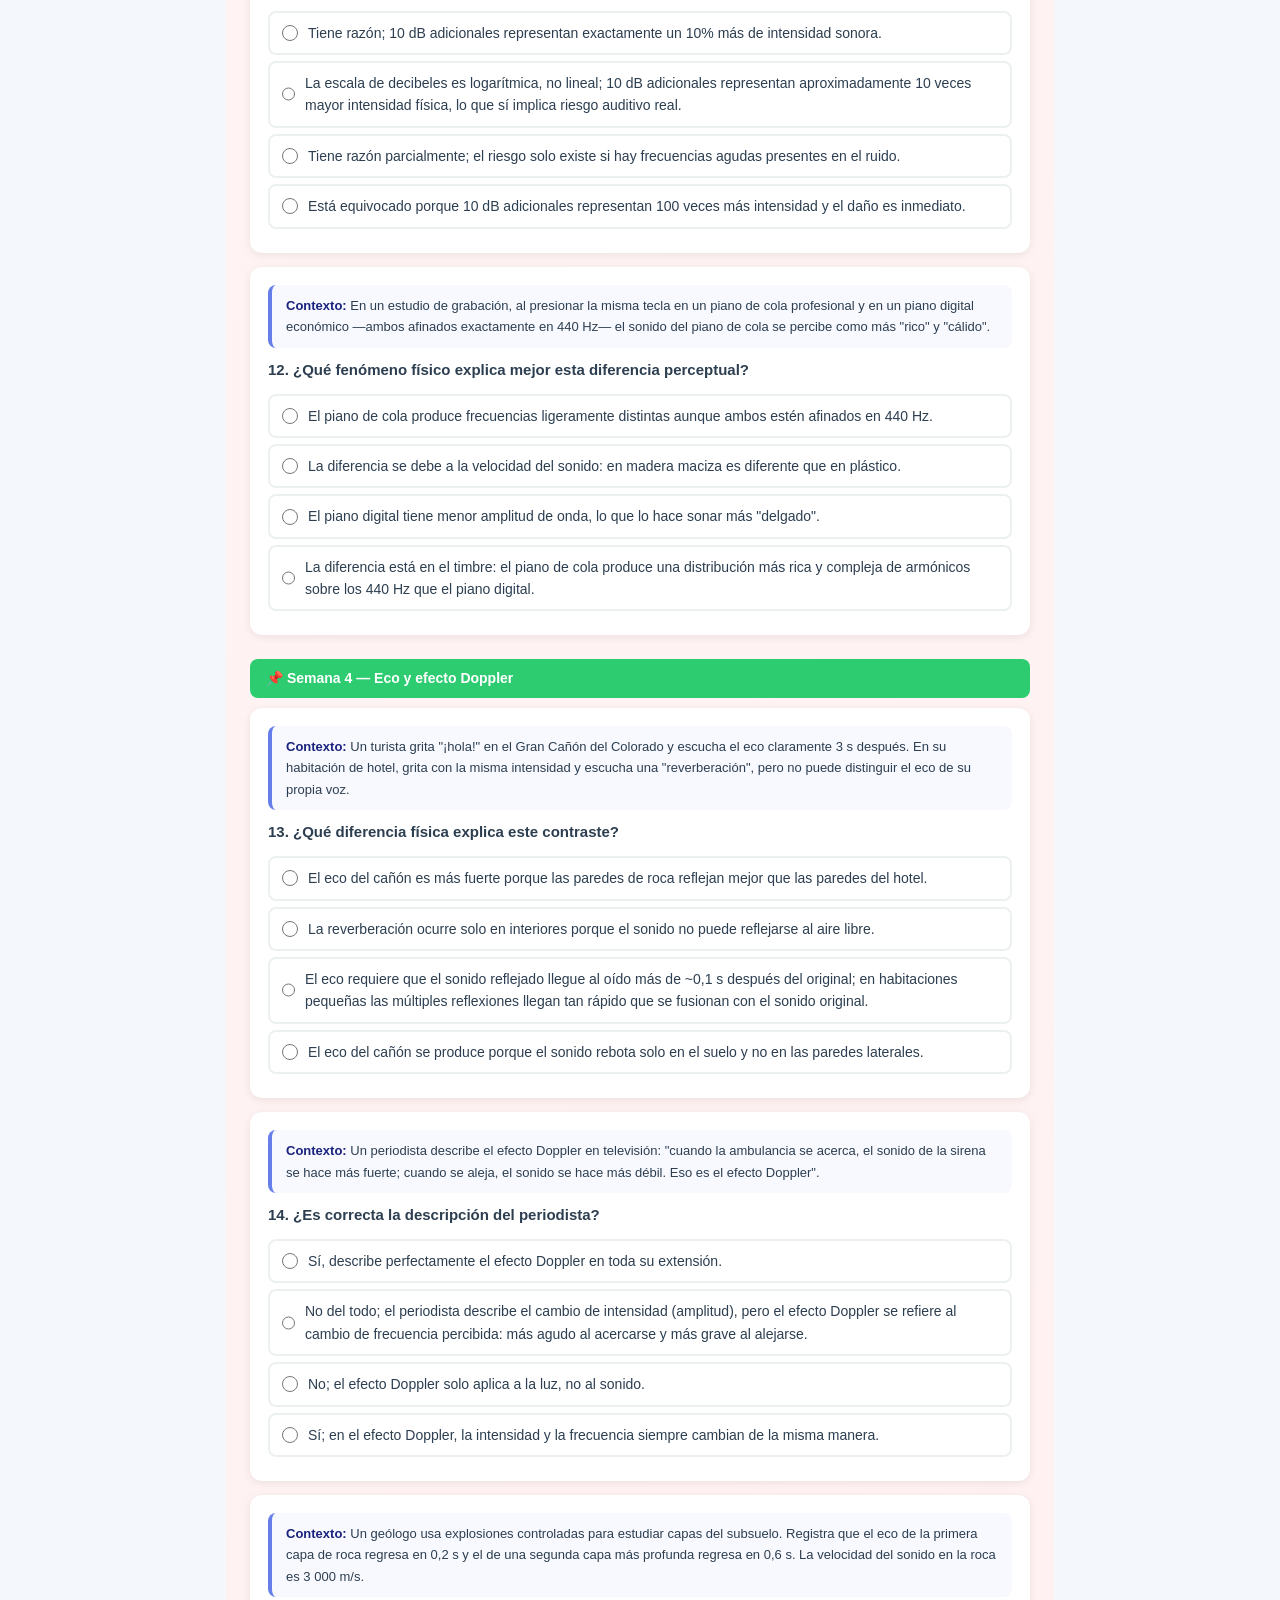
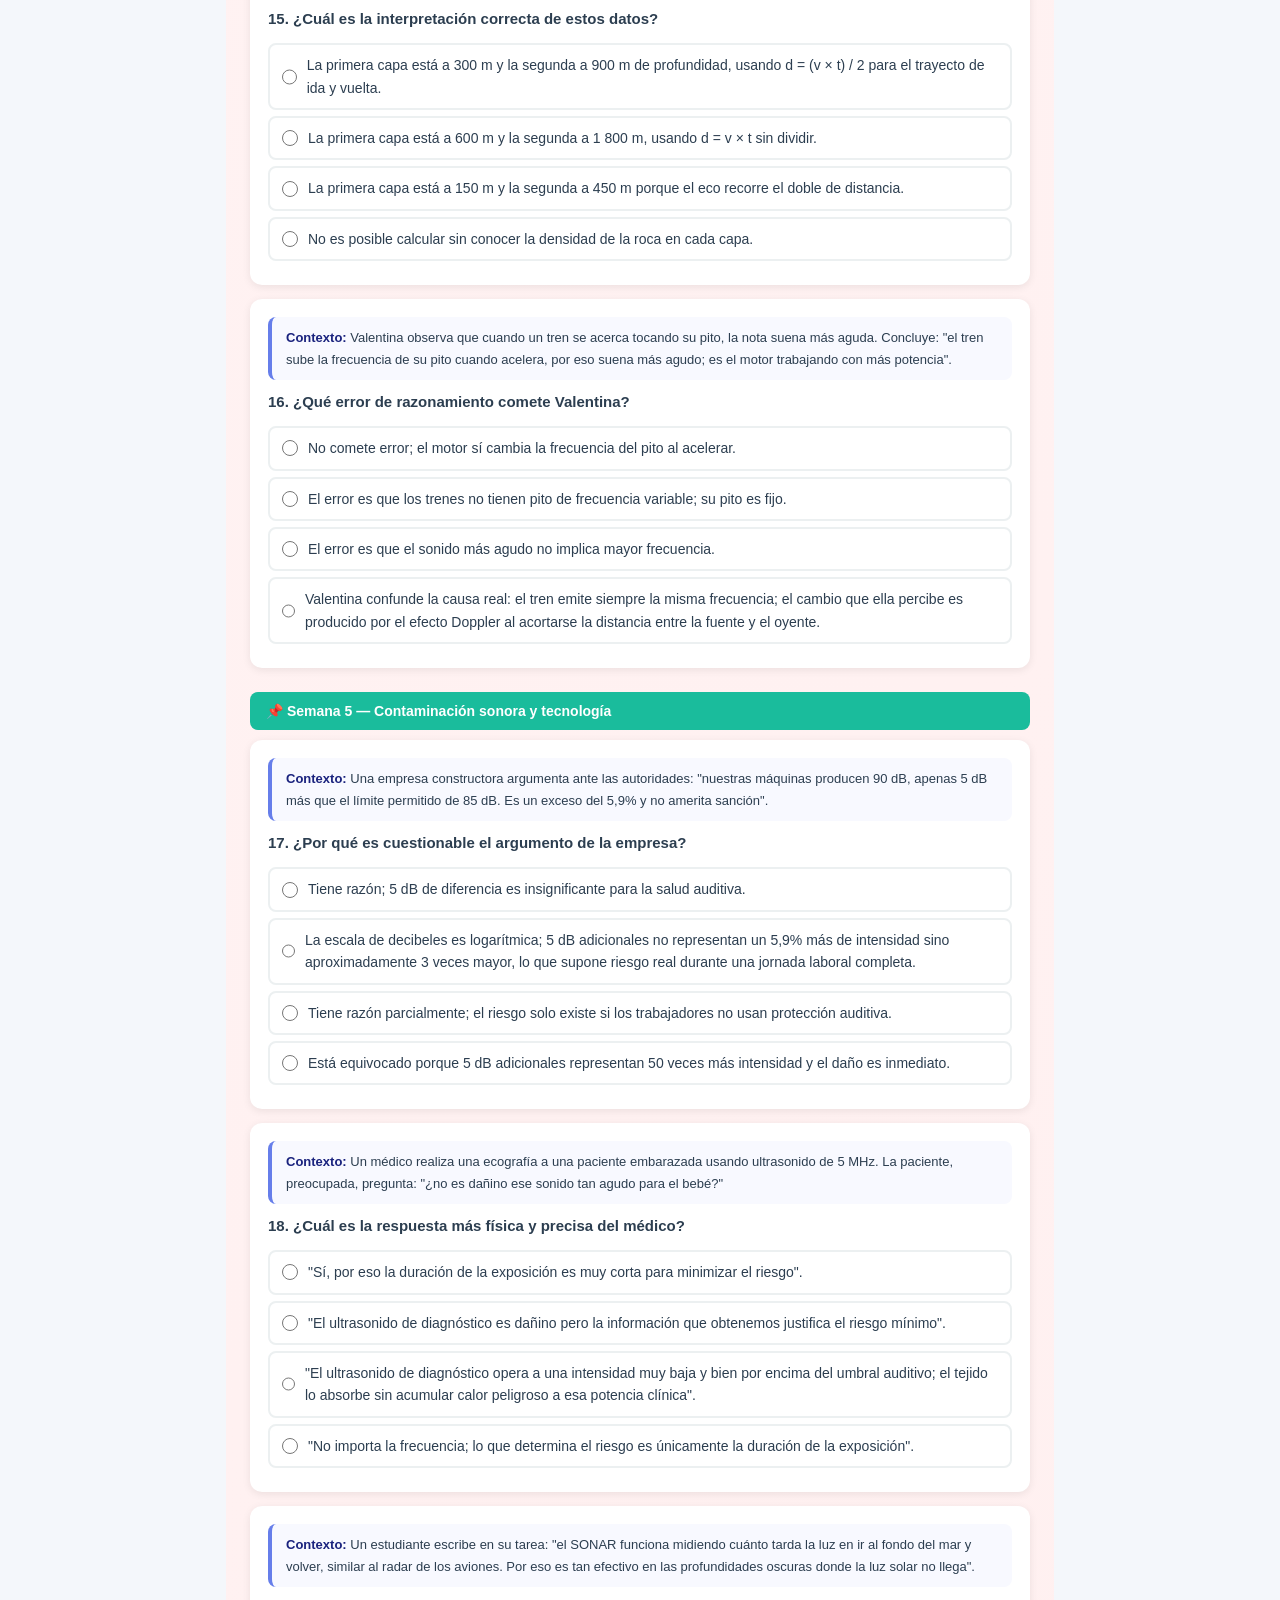
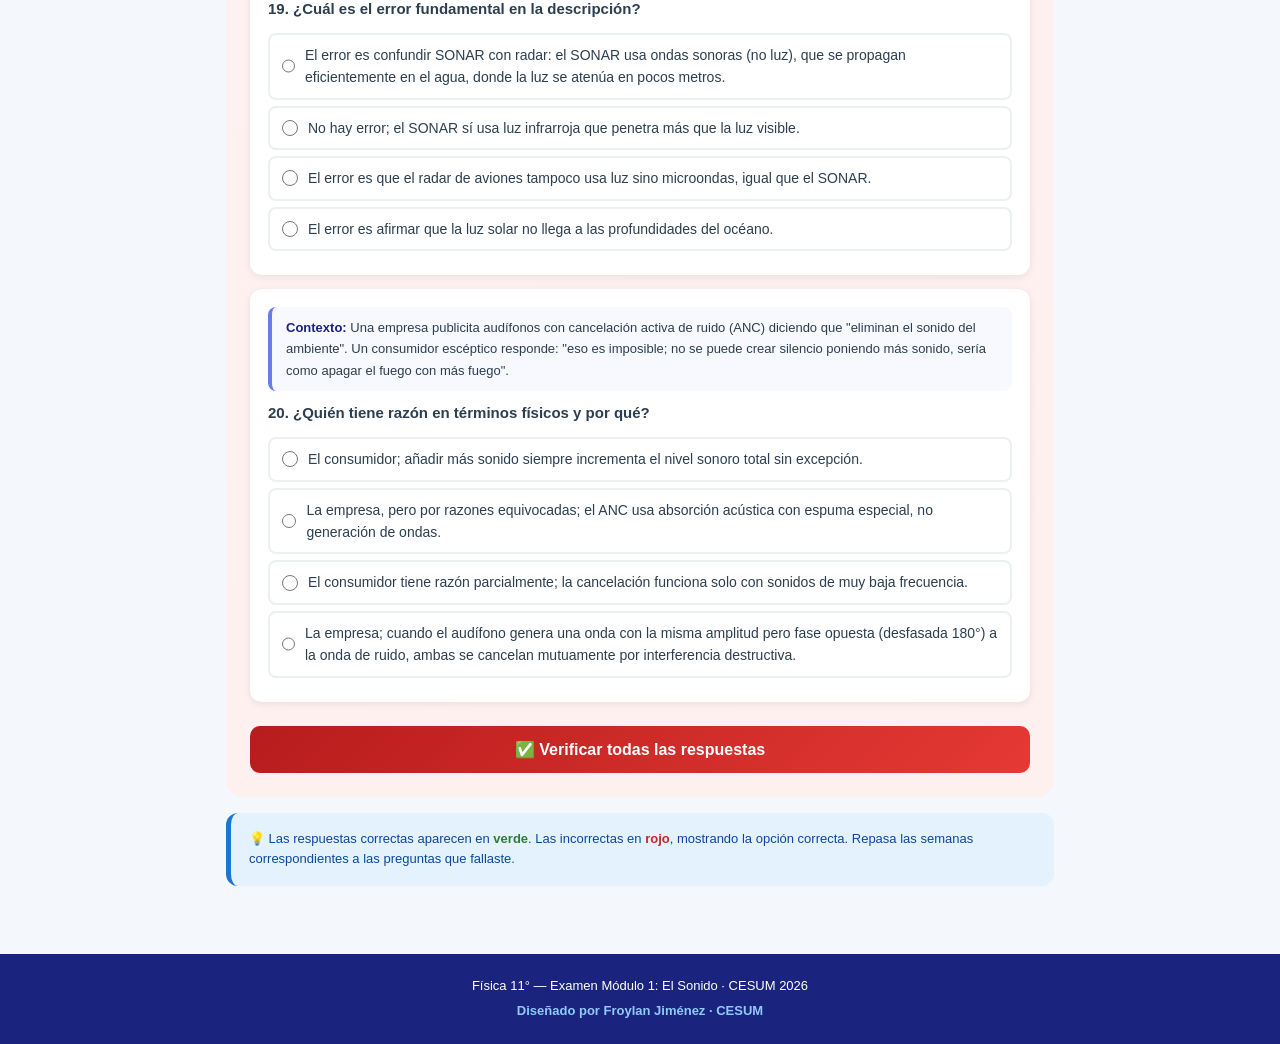
<file: examen-modulo1.html>
<!DOCTYPE html>
<html lang="es">
<head>
<meta charset="UTF-8">
<meta name="viewport" content="width=device-width, initial-scale=1.0">
<title>Examen Módulo 1 — El Sonido | Física 11° CESUM</title>
<link rel="stylesheet" href="style.css">
<style>
.exam-badge{display:inline-block;background:#e53935;color:white;font-size:12px;font-weight:800;padding:4px 14px;border-radius:20px;letter-spacing:.5px;margin-bottom:10px}
.week-group-title{font-size:14px;font-weight:800;color:white;padding:8px 16px;border-radius:8px;margin:24px 0 10px 0}
.exam-ctx{background:#f8f9ff;border-left:4px solid #667eea;border-radius:8px;padding:10px 14px;margin-bottom:10px;font-size:13px;color:#2c3e50;line-height:1.65}
.exam-ctx strong{color:#1a237e}
.exam-instructions{background:#fff3e0;border-left:5px solid #ef6c00;border-radius:12px;padding:16px 18px;margin-bottom:20px;font-size:14px;line-height:1.7}
</style>
</head>
<body>
<header class="site-header">
  <div class="logo-icon">🔊</div>
  <h1>El Sonido — Física Grado 11°</h1>
  <p class="subtitle">CONCENTRACIÓN EDUCATIVA DEL SUR DE MONTELÍBANO</p>
</header>
<nav class="main-nav">
  <a href="index.html" class="nav-back">🏠 Inicio</a>
  <a href="semana5.html" class="nav-back">⬅ Semana 5</a>
  <a href="examen-modulo2.html" class="nav-back">Examen Módulo 2 ➡</a>
</nav>
<div class="container">
  <div class="week-progress">
    <span style="font-weight:700;color:#e53935;font-size:13px">Examen Módulo 1</span>
    <div class="progress-bar"><div class="progress-fill" style="width:50%;background:linear-gradient(90deg,#e53935,#ff7043)"></div></div>
    <span class="progress-text">Semanas 1–5</span>
  </div>

  <div class="exam-badge">📝 MACRO-EXAMEN · ESTILO ICFES</div>
  <h2 style="font-size:clamp(18px,4vw,24px);font-weight:900;color:#e53935;margin-bottom:16px;border-left:6px solid #e53935;padding-left:14px">Examen Final — Módulo 1: El Sonido</h2>

  <div class="exam-instructions">
    📋 <strong>Instrucciones:</strong> Lee el contexto de cada pregunta con atención antes de responder. Las preguntas evalúan tu capacidad de <strong>identificar conceptos, aplicarlos a situaciones nuevas y detectar errores conceptuales</strong>. No busques el dato numérico: busca el razonamiento correcto. Haz clic en <em>"Verificar respuestas"</em> al final para recibir retroalimentación inmediata.<br>
    ⏱ Tiempo recomendado: 45 minutos.
  </div>

  <div class="quiz-section" style="background:linear-gradient(135deg,#fff5f5,#fff0f0)">
    <div class="quiz-title" style="color:#b71c1c">🔊 Módulo 1: El Sonido — 20 preguntas por competencias</div>

    <div class="week-group-title" style="background:#e53935">📌 Semana 1 — Propagación del sonido</div>

    <div class="quiz-question">
      <div class="exam-ctx"><strong>Contexto:</strong> En una película de ciencia ficción, dos astronautas flotan en el espacio exterior y se comunican gritando sin casco. El director justificó la escena diciendo: "el espacio tiene una atmósfera tenue que conduce el sonido".</div>
      <div class="quiz-q-text">1. ¿Cuál es el error científico que comete el director?</div>
      <div class="quiz-options">
        <label data-q="ex1_1" data-val="a"><input type="radio" name="qex1_1" value="a"> El error es que los astronautas no podrían gritar sin oxígeno en los pulmones.</label>
        <label data-q="ex1_1" data-val="b"><input type="radio" name="qex1_1" value="b"> No hay error; el espacio sí tiene partículas suficientes para propagar sonido.</label>
        <label data-q="ex1_1" data-val="c"><input type="radio" name="qex1_1" value="c"> El error es afirmar que el espacio transmite sonido: en el vacío no hay materia para propagar ondas mecánicas.</label>
        <label data-q="ex1_1" data-val="d"><input type="radio" name="qex1_1" value="d"> El error es la velocidad; el sonido en el espacio viaja tan despacio que no se podría escuchar.</label>
      </div>
      <div class="quiz-feedback" id="fbex1_1"></div>
    </div>

    <div class="quiz-question">
      <div class="exam-ctx"><strong>Contexto:</strong> Un pescador golpea con su mano el casco metálico del bote desde adentro. Su compañero, con el oído apoyado sobre el casco en el exterior, escucha el golpe mucho antes que un turista parado a 2 metros en el muelle.</div>
      <div class="quiz-q-text">2. ¿Qué principio físico explica mejor esta observación?</div>
      <div class="quiz-options">
        <label data-q="ex1_2" data-val="a"><input type="radio" name="qex1_2" value="a"> El sonido se amplifica dentro del metal por reverberación interna.</label>
        <label data-q="ex1_2" data-val="b"><input type="radio" name="qex1_2" value="b"> El sonido viaja más rápido en medios sólidos y rígidos como el metal que en el aire; por eso llega antes al oído apoyado en el casco.</label>
        <label data-q="ex1_2" data-val="c"><input type="radio" name="qex1_2" value="c"> La mano transmite electricidad estática que el oído detecta antes que las ondas sonoras.</label>
        <label data-q="ex1_2" data-val="d"><input type="radio" name="qex1_2" value="d"> El casco del bote filtra las frecuencias bajas y hace el sonido más perceptible.</label>
      </div>
      <div class="quiz-feedback" id="fbex1_2"></div>
    </div>

    <div class="quiz-question">
      <div class="exam-ctx"><strong>Contexto:</strong> Lucía afirma en clase: "en un día muy caluroso, el trueno tarda más en llegar porque el calor 'frena' las ondas sonoras, como la resistencia que siente uno al caminar contra el viento".</div>
      <div class="quiz-q-text">3. ¿Qué error conceptual comete Lucía?</div>
      <div class="quiz-options">
        <label data-q="ex1_3" data-val="a"><input type="radio" name="qex1_3" value="a"> El error está en la dirección del efecto: el calor no frena el sonido, lo acelera. A mayor temperatura, mayor velocidad del sonido (v = 331 + 0,6 × T).</label>
        <label data-q="ex1_3" data-val="b"><input type="radio" name="qex1_3" value="b"> Ninguno; el calor sí frena las ondas sonoras de la misma forma en que el viento frena a una persona.</label>
        <label data-q="ex1_3" data-val="c"><input type="radio" name="qex1_3" value="c"> El error es comparar el sonido con el movimiento físico humano, que no es una analogía válida.</label>
        <label data-q="ex1_3" data-val="d"><input type="radio" name="qex1_3" value="d"> El error es que el trueno no es sonido sino una onda electromagnética producida por el rayo.</label>
      </div>
      <div class="quiz-feedback" id="fbex1_3"></div>
    </div>

    <div class="quiz-question">
      <div class="exam-ctx"><strong>Contexto:</strong> En el rescate de mineros atrapados, el equipo de rescate golpea una tubería metálica de 500 m que conecta la superficie con la galería. Los mineros detectan el sonido del golpe por la tubería mucho antes de escuchar el mismo golpe propagado por el aire del túnel.</div>
      <div class="quiz-q-text">4. ¿Cuál de estas afirmaciones describe mejor la razón de esa diferencia?</div>
      <div class="quiz-options">
        <label data-q="ex1_4" data-val="a"><input type="radio" name="qex1_4" value="a"> El metal amplifica el sonido y por eso se escucha con más rapidez.</label>
        <label data-q="ex1_4" data-val="b"><input type="radio" name="qex1_4" value="b"> El túnel absorbe las ondas de aire pero el metal no absorbe energía sonora.</label>
        <label data-q="ex1_4" data-val="c"><input type="radio" name="qex1_4" value="c"> La temperatura del metal hace que las moléculas de aire del túnel vibren más rápido.</label>
        <label data-q="ex1_4" data-val="d"><input type="radio" name="qex1_4" value="d"> La velocidad del sonido en acero (~5 100 m/s) es aproximadamente 15 veces mayor que en el aire (~343 m/s), por eso llega notablemente antes por el metal.</label>
      </div>
      <div class="quiz-feedback" id="fbex1_4"></div>
    </div>

    <div class="week-group-title" style="background:#e67e22">📌 Semana 2 — Características del sonido y v = f × λ</div>

    <div class="quiz-question">
      <div class="exam-ctx"><strong>Contexto:</strong> Un murciélago emite pulsos ultrasónicos a 80 000 Hz para navegar en una habitación donde también hay una persona. La persona no escucha absolutamente nada inusual en la habitación.</div>
      <div class="quiz-q-text">5. ¿Qué es físicamente correcto sobre las ondas del murciélago en esa habitación?</div>
      <div class="quiz-options">
        <label data-q="ex1_5" data-val="a"><input type="radio" name="qex1_5" value="a"> Las ondas no existen físicamente si ningún humano puede escucharlas.</label>
        <label data-q="ex1_5" data-val="b"><input type="radio" name="qex1_5" value="b"> Las ondas se convierten en luz infrarroja al superar los 20 000 Hz del umbral humano.</label>
        <label data-q="ex1_5" data-val="c"><input type="radio" name="qex1_5" value="c"> Las ondas se propagan normalmente en el aire; la persona simplemente no puede detectarlas porque están fuera del rango de su sistema auditivo.</label>
        <label data-q="ex1_5" data-val="d"><input type="radio" name="qex1_5" value="d"> Las ondas del murciélago quedan atrapadas en el rango ultrasónico y no pueden interactuar con objetos del tamaño humano.</label>
      </div>
      <div class="quiz-feedback" id="fbex1_5"></div>
    </div>

    <div class="quiz-question">
      <div class="exam-ctx"><strong>Contexto:</strong> Un técnico de sonido afirma en una reunión: "si duplico la frecuencia de un sonido en el mismo recinto, la longitud de onda también se duplica, por eso el sonido se escucha más lleno y rico".</div>
      <div class="quiz-q-text">6. ¿Es correcta su afirmación?</div>
      <div class="quiz-options">
        <label data-q="ex1_6" data-val="a"><input type="radio" name="qex1_6" value="a"> No; en el mismo medio la velocidad del sonido es constante (v = f × λ), así que si la frecuencia se duplica, la longitud de onda se reduce a la mitad.</label>
        <label data-q="ex1_6" data-val="b"><input type="radio" name="qex1_6" value="b"> Sí; frecuencia y longitud de onda son directamente proporcionales en el mismo medio.</label>
        <label data-q="ex1_6" data-val="c"><input type="radio" name="qex1_6" value="c"> Sí, pero solo si la amplitud también aumenta proporcionalmente.</label>
        <label data-q="ex1_6" data-val="d"><input type="radio" name="qex1_6" value="d"> No; la longitud de onda no depende de la frecuencia sino únicamente de la temperatura del medio.</label>
      </div>
      <div class="quiz-feedback" id="fbex1_6"></div>
    </div>

    <div class="quiz-question">
      <div class="exam-ctx"><strong>Contexto:</strong> En un video viral, un divulgador científico afirma: "los sonidos graves (baja frecuencia) viajan más despacio que los agudos (alta frecuencia) en el aire; por eso en un concierto los graves siempre llegan tarde al fondo del recinto".</div>
      <div class="quiz-q-text">7. ¿Qué tan precisa es esta afirmación?</div>
      <div class="quiz-options">
        <label data-q="ex1_7" data-val="a"><input type="radio" name="qex1_7" value="a"> Es correcta; a menor frecuencia, menor velocidad del sonido en el aire.</label>
        <label data-q="ex1_7" data-val="b"><input type="radio" name="qex1_7" value="b"> Es incorrecta; en el aire, todos los sonidos audibles viajan a la misma velocidad (~343 m/s) sin importar su frecuencia.</label>
        <label data-q="ex1_7" data-val="c"><input type="radio" name="qex1_7" value="c"> Es correcta solo para frecuencias inferiores a 100 Hz.</label>
        <label data-q="ex1_7" data-val="d"><input type="radio" name="qex1_7" value="d"> Es parcialmente correcta; solo los ultrasonidos se diferencian en velocidad del resto.</label>
      </div>
      <div class="quiz-feedback" id="fbex1_7"></div>
    </div>

    <div class="quiz-question">
      <div class="exam-ctx"><strong>Contexto:</strong> Un ingeniero transmite simultáneamente señales de audio de 100 Hz y de 10 000 Hz desde el mismo parlante, en el mismo recinto. Ambas señales parten al mismo tiempo hacia un micrófono ubicado a 343 m de distancia.</div>
      <div class="quiz-q-text">8. ¿Cuál de estas afirmaciones describe correctamente lo que ocurrirá?</div>
      <div class="quiz-options">
        <label data-q="ex1_8" data-val="a"><input type="radio" name="qex1_8" value="a"> La señal de 10 000 Hz llega primero porque tiene mayor energía por ciclo.</label>
        <label data-q="ex1_8" data-val="b"><input type="radio" name="qex1_8" value="b"> La señal de 100 Hz llega primero porque sus ondas son más largas y "abarcan" más espacio.</label>
        <label data-q="ex1_8" data-val="c"><input type="radio" name="qex1_8" value="c"> La señal de 10 000 Hz llega primero porque oscila más veces por segundo.</label>
        <label data-q="ex1_8" data-val="d"><input type="radio" name="qex1_8" value="d"> Ambas señales llegan al mismo tiempo: la velocidad del sonido en el aire no depende de la frecuencia.</label>
      </div>
      <div class="quiz-feedback" id="fbex1_8"></div>
    </div>

    <div class="week-group-title" style="background:#f39c12">📌 Semana 3 — Música, oído y decibeles</div>

    <div class="quiz-question">
      <div class="exam-ctx"><strong>Contexto:</strong> Andrés y Beatriz tocan la misma nota "La" (440 Hz), uno en guitarra y la otra en flauta. Un oyente con los ojos cerrados los distingue perfectamente sin equivocarse ni una sola vez.</div>
      <div class="quiz-q-text">9. ¿Qué característica del sonido le permite al oyente distinguirlos?</div>
      <div class="quiz-options">
        <label data-q="ex1_9" data-val="a"><input type="radio" name="qex1_9" value="a"> La frecuencia: aunque dicen ser la misma nota, cada instrumento produce 440 Hz de forma diferente.</label>
        <label data-q="ex1_9" data-val="b"><input type="radio" name="qex1_9" value="b"> La velocidad: el sonido viaja a diferente rapidez en madera (guitarra) que en metal (flauta).</label>
        <label data-q="ex1_9" data-val="c"><input type="radio" name="qex1_9" value="c"> El timbre: la combinación e intensidad relativa de los armónicos es única en cada instrumento, aunque compartan la misma frecuencia fundamental.</label>
        <label data-q="ex1_9" data-val="d"><input type="radio" name="qex1_9" value="d"> La amplitud: la guitarra y la flauta tienen volúmenes ligeramente diferentes, lo que permite identificarlos.</label>
      </div>
      <div class="quiz-feedback" id="fbex1_9"></div>
    </div>

    <div class="quiz-question">
      <div class="exam-ctx"><strong>Contexto:</strong> Un estudiante escribe en su evaluación: "los decibeles miden la frecuencia del sonido; por eso una conversación a 60 dB significa que las cuerdas vocales vibran a 60 Hz".</div>
      <div class="quiz-q-text">10. ¿Cuál es el error conceptual del estudiante?</div>
      <div class="quiz-options">
        <label data-q="ex1_10" data-val="a"><input type="radio" name="qex1_10" value="a"> Confunde dos magnitudes distintas: los decibeles (dB) miden el nivel de intensidad sonora, no la frecuencia. La frecuencia indica cuántas veces vibra algo por segundo; los dB indican cuánta energía transporta la onda.</label>
        <label data-q="ex1_10" data-val="b"><input type="radio" name="qex1_10" value="b"> No hay error; los decibeles sí miden la frecuencia de vibración del sonido.</label>
        <label data-q="ex1_10" data-val="c"><input type="radio" name="qex1_10" value="c"> El error es que 60 Hz está fuera del rango audible humano.</label>
        <label data-q="ex1_10" data-val="d"><input type="radio" name="qex1_10" value="d"> El error es que los decibeles solo aplican a instrumentos musicales, no a la voz humana.</label>
      </div>
      <div class="quiz-feedback" id="fbex1_10"></div>
    </div>

    <div class="quiz-question">
      <div class="exam-ctx"><strong>Contexto:</strong> Una fábrica tiene un nivel sonoro de 95 dB en su interior. La normativa laboral establece un límite de 85 dB durante 8 horas. El gerente argumenta: "son solo 10 dB más, un exceso del 11%; no justifica una multa tan alta".</div>
      <div class="quiz-q-text">11. ¿Por qué es incorrecta la percepción del gerente?</div>
      <div class="quiz-options">
        <label data-q="ex1_11" data-val="a"><input type="radio" name="qex1_11" value="a"> Tiene razón; 10 dB adicionales representan exactamente un 10% más de intensidad sonora.</label>
        <label data-q="ex1_11" data-val="b"><input type="radio" name="qex1_11" value="b"> La escala de decibeles es logarítmica, no lineal; 10 dB adicionales representan aproximadamente 10 veces mayor intensidad física, lo que sí implica riesgo auditivo real.</label>
        <label data-q="ex1_11" data-val="c"><input type="radio" name="qex1_11" value="c"> Tiene razón parcialmente; el riesgo solo existe si hay frecuencias agudas presentes en el ruido.</label>
        <label data-q="ex1_11" data-val="d"><input type="radio" name="qex1_11" value="d"> Está equivocado porque 10 dB adicionales representan 100 veces más intensidad y el daño es inmediato.</label>
      </div>
      <div class="quiz-feedback" id="fbex1_11"></div>
    </div>

    <div class="quiz-question">
      <div class="exam-ctx"><strong>Contexto:</strong> En un estudio de grabación, al presionar la misma tecla en un piano de cola profesional y en un piano digital económico —ambos afinados exactamente en 440 Hz— el sonido del piano de cola se percibe como más "rico" y "cálido".</div>
      <div class="quiz-q-text">12. ¿Qué fenómeno físico explica mejor esta diferencia perceptual?</div>
      <div class="quiz-options">
        <label data-q="ex1_12" data-val="a"><input type="radio" name="qex1_12" value="a"> El piano de cola produce frecuencias ligeramente distintas aunque ambos estén afinados en 440 Hz.</label>
        <label data-q="ex1_12" data-val="b"><input type="radio" name="qex1_12" value="b"> La diferencia se debe a la velocidad del sonido: en madera maciza es diferente que en plástico.</label>
        <label data-q="ex1_12" data-val="c"><input type="radio" name="qex1_12" value="c"> El piano digital tiene menor amplitud de onda, lo que lo hace sonar más "delgado".</label>
        <label data-q="ex1_12" data-val="d"><input type="radio" name="qex1_12" value="d"> La diferencia está en el timbre: el piano de cola produce una distribución más rica y compleja de armónicos sobre los 440 Hz que el piano digital.</label>
      </div>
      <div class="quiz-feedback" id="fbex1_12"></div>
    </div>

    <div class="week-group-title" style="background:#2ecc71">📌 Semana 4 — Eco y efecto Doppler</div>

    <div class="quiz-question">
      <div class="exam-ctx"><strong>Contexto:</strong> Un turista grita "¡hola!" en el Gran Cañón del Colorado y escucha el eco claramente 3 s después. En su habitación de hotel, grita con la misma intensidad y escucha una "reverberación", pero no puede distinguir el eco de su propia voz.</div>
      <div class="quiz-q-text">13. ¿Qué diferencia física explica este contraste?</div>
      <div class="quiz-options">
        <label data-q="ex1_13" data-val="a"><input type="radio" name="qex1_13" value="a"> El eco del cañón es más fuerte porque las paredes de roca reflejan mejor que las paredes del hotel.</label>
        <label data-q="ex1_13" data-val="b"><input type="radio" name="qex1_13" value="b"> La reverberación ocurre solo en interiores porque el sonido no puede reflejarse al aire libre.</label>
        <label data-q="ex1_13" data-val="c"><input type="radio" name="qex1_13" value="c"> El eco requiere que el sonido reflejado llegue al oído más de ~0,1 s después del original; en habitaciones pequeñas las múltiples reflexiones llegan tan rápido que se fusionan con el sonido original.</label>
        <label data-q="ex1_13" data-val="d"><input type="radio" name="qex1_13" value="d"> El eco del cañón se produce porque el sonido rebota solo en el suelo y no en las paredes laterales.</label>
      </div>
      <div class="quiz-feedback" id="fbex1_13"></div>
    </div>

    <div class="quiz-question">
      <div class="exam-ctx"><strong>Contexto:</strong> Un periodista describe el efecto Doppler en televisión: "cuando la ambulancia se acerca, el sonido de la sirena se hace más fuerte; cuando se aleja, el sonido se hace más débil. Eso es el efecto Doppler".</div>
      <div class="quiz-q-text">14. ¿Es correcta la descripción del periodista?</div>
      <div class="quiz-options">
        <label data-q="ex1_14" data-val="a"><input type="radio" name="qex1_14" value="a"> Sí, describe perfectamente el efecto Doppler en toda su extensión.</label>
        <label data-q="ex1_14" data-val="b"><input type="radio" name="qex1_14" value="b"> No del todo; el periodista describe el cambio de intensidad (amplitud), pero el efecto Doppler se refiere al cambio de frecuencia percibida: más agudo al acercarse y más grave al alejarse.</label>
        <label data-q="ex1_14" data-val="c"><input type="radio" name="qex1_14" value="c"> No; el efecto Doppler solo aplica a la luz, no al sonido.</label>
        <label data-q="ex1_14" data-val="d"><input type="radio" name="qex1_14" value="d"> Sí; en el efecto Doppler, la intensidad y la frecuencia siempre cambian de la misma manera.</label>
      </div>
      <div class="quiz-feedback" id="fbex1_14"></div>
    </div>

    <div class="quiz-question">
      <div class="exam-ctx"><strong>Contexto:</strong> Un geólogo usa explosiones controladas para estudiar capas del subsuelo. Registra que el eco de la primera capa de roca regresa en 0,2 s y el de una segunda capa más profunda regresa en 0,6 s. La velocidad del sonido en la roca es 3 000 m/s.</div>
      <div class="quiz-q-text">15. ¿Cuál es la interpretación correcta de estos datos?</div>
      <div class="quiz-options">
        <label data-q="ex1_15" data-val="a"><input type="radio" name="qex1_15" value="a"> La primera capa está a 300 m y la segunda a 900 m de profundidad, usando d = (v × t) / 2 para el trayecto de ida y vuelta.</label>
        <label data-q="ex1_15" data-val="b"><input type="radio" name="qex1_15" value="b"> La primera capa está a 600 m y la segunda a 1 800 m, usando d = v × t sin dividir.</label>
        <label data-q="ex1_15" data-val="c"><input type="radio" name="qex1_15" value="c"> La primera capa está a 150 m y la segunda a 450 m porque el eco recorre el doble de distancia.</label>
        <label data-q="ex1_15" data-val="d"><input type="radio" name="qex1_15" value="d"> No es posible calcular sin conocer la densidad de la roca en cada capa.</label>
      </div>
      <div class="quiz-feedback" id="fbex1_15"></div>
    </div>

    <div class="quiz-question">
      <div class="exam-ctx"><strong>Contexto:</strong> Valentina observa que cuando un tren se acerca tocando su pito, la nota suena más aguda. Concluye: "el tren sube la frecuencia de su pito cuando acelera, por eso suena más agudo; es el motor trabajando con más potencia".</div>
      <div class="quiz-q-text">16. ¿Qué error de razonamiento comete Valentina?</div>
      <div class="quiz-options">
        <label data-q="ex1_16" data-val="a"><input type="radio" name="qex1_16" value="a"> No comete error; el motor sí cambia la frecuencia del pito al acelerar.</label>
        <label data-q="ex1_16" data-val="b"><input type="radio" name="qex1_16" value="b"> El error es que los trenes no tienen pito de frecuencia variable; su pito es fijo.</label>
        <label data-q="ex1_16" data-val="c"><input type="radio" name="qex1_16" value="c"> El error es que el sonido más agudo no implica mayor frecuencia.</label>
        <label data-q="ex1_16" data-val="d"><input type="radio" name="qex1_16" value="d"> Valentina confunde la causa real: el tren emite siempre la misma frecuencia; el cambio que ella percibe es producido por el efecto Doppler al acortarse la distancia entre la fuente y el oyente.</label>
      </div>
      <div class="quiz-feedback" id="fbex1_16"></div>
    </div>

    <div class="week-group-title" style="background:#1abc9c">📌 Semana 5 — Contaminación sonora y tecnología</div>

    <div class="quiz-question">
      <div class="exam-ctx"><strong>Contexto:</strong> Una empresa constructora argumenta ante las autoridades: "nuestras máquinas producen 90 dB, apenas 5 dB más que el límite permitido de 85 dB. Es un exceso del 5,9% y no amerita sanción".</div>
      <div class="quiz-q-text">17. ¿Por qué es cuestionable el argumento de la empresa?</div>
      <div class="quiz-options">
        <label data-q="ex1_17" data-val="a"><input type="radio" name="qex1_17" value="a"> Tiene razón; 5 dB de diferencia es insignificante para la salud auditiva.</label>
        <label data-q="ex1_17" data-val="b"><input type="radio" name="qex1_17" value="b"> La escala de decibeles es logarítmica; 5 dB adicionales no representan un 5,9% más de intensidad sino aproximadamente 3 veces mayor, lo que supone riesgo real durante una jornada laboral completa.</label>
        <label data-q="ex1_17" data-val="c"><input type="radio" name="qex1_17" value="c"> Tiene razón parcialmente; el riesgo solo existe si los trabajadores no usan protección auditiva.</label>
        <label data-q="ex1_17" data-val="d"><input type="radio" name="qex1_17" value="d"> Está equivocado porque 5 dB adicionales representan 50 veces más intensidad y el daño es inmediato.</label>
      </div>
      <div class="quiz-feedback" id="fbex1_17"></div>
    </div>

    <div class="quiz-question">
      <div class="exam-ctx"><strong>Contexto:</strong> Un médico realiza una ecografía a una paciente embarazada usando ultrasonido de 5 MHz. La paciente, preocupada, pregunta: "¿no es dañino ese sonido tan agudo para el bebé?"</div>
      <div class="quiz-q-text">18. ¿Cuál es la respuesta más física y precisa del médico?</div>
      <div class="quiz-options">
        <label data-q="ex1_18" data-val="a"><input type="radio" name="qex1_18" value="a"> "Sí, por eso la duración de la exposición es muy corta para minimizar el riesgo".</label>
        <label data-q="ex1_18" data-val="b"><input type="radio" name="qex1_18" value="b"> "El ultrasonido de diagnóstico es dañino pero la información que obtenemos justifica el riesgo mínimo".</label>
        <label data-q="ex1_18" data-val="c"><input type="radio" name="qex1_18" value="c"> "El ultrasonido de diagnóstico opera a una intensidad muy baja y bien por encima del umbral auditivo; el tejido lo absorbe sin acumular calor peligroso a esa potencia clínica".</label>
        <label data-q="ex1_18" data-val="d"><input type="radio" name="qex1_18" value="d"> "No importa la frecuencia; lo que determina el riesgo es únicamente la duración de la exposición".</label>
      </div>
      <div class="quiz-feedback" id="fbex1_18"></div>
    </div>

    <div class="quiz-question">
      <div class="exam-ctx"><strong>Contexto:</strong> Un estudiante escribe en su tarea: "el SONAR funciona midiendo cuánto tarda la luz en ir al fondo del mar y volver, similar al radar de los aviones. Por eso es tan efectivo en las profundidades oscuras donde la luz solar no llega".</div>
      <div class="quiz-q-text">19. ¿Cuál es el error fundamental en la descripción?</div>
      <div class="quiz-options">
        <label data-q="ex1_19" data-val="a"><input type="radio" name="qex1_19" value="a"> El error es confundir SONAR con radar: el SONAR usa ondas sonoras (no luz), que se propagan eficientemente en el agua, donde la luz se atenúa en pocos metros.</label>
        <label data-q="ex1_19" data-val="b"><input type="radio" name="qex1_19" value="b"> No hay error; el SONAR sí usa luz infrarroja que penetra más que la luz visible.</label>
        <label data-q="ex1_19" data-val="c"><input type="radio" name="qex1_19" value="c"> El error es que el radar de aviones tampoco usa luz sino microondas, igual que el SONAR.</label>
        <label data-q="ex1_19" data-val="d"><input type="radio" name="qex1_19" value="d"> El error es afirmar que la luz solar no llega a las profundidades del océano.</label>
      </div>
      <div class="quiz-feedback" id="fbex1_19"></div>
    </div>

    <div class="quiz-question">
      <div class="exam-ctx"><strong>Contexto:</strong> Una empresa publicita audífonos con cancelación activa de ruido (ANC) diciendo que "eliminan el sonido del ambiente". Un consumidor escéptico responde: "eso es imposible; no se puede crear silencio poniendo más sonido, sería como apagar el fuego con más fuego".</div>
      <div class="quiz-q-text">20. ¿Quién tiene razón en términos físicos y por qué?</div>
      <div class="quiz-options">
        <label data-q="ex1_20" data-val="a"><input type="radio" name="qex1_20" value="a"> El consumidor; añadir más sonido siempre incrementa el nivel sonoro total sin excepción.</label>
        <label data-q="ex1_20" data-val="b"><input type="radio" name="qex1_20" value="b"> La empresa, pero por razones equivocadas; el ANC usa absorción acústica con espuma especial, no generación de ondas.</label>
        <label data-q="ex1_20" data-val="c"><input type="radio" name="qex1_20" value="c"> El consumidor tiene razón parcialmente; la cancelación funciona solo con sonidos de muy baja frecuencia.</label>
        <label data-q="ex1_20" data-val="d"><input type="radio" name="qex1_20" value="d"> La empresa; cuando el audífono genera una onda con la misma amplitud pero fase opuesta (desfasada 180°) a la onda de ruido, ambas se cancelan mutuamente por interferencia destructiva.</label>
      </div>
      <div class="quiz-feedback" id="fbex1_20"></div>
    </div>

    <button class="quiz-btn" style="background:linear-gradient(135deg,#b71c1c,#e53935);margin-top:10px"
      onclick="checkQuiz('ex1',['c','b','a','d','c','a','b','d','c','a','b','d','c','b','a','d','b','c','a','d'])">
      ✅ Verificar todas las respuestas
    </button>
    <div class="quiz-result" id="quiz-result-ex1"></div>
  </div>

  <div class="box box-info" style="margin-top:16px;font-size:13px">
    💡 Las respuestas correctas aparecen en <span style="color:#2e7d32;font-weight:700">verde</span>. Las incorrectas en <span style="color:#c62828;font-weight:700">rojo</span>, mostrando la opción correcta. Repasa las semanas correspondientes a las preguntas que fallaste.
  </div>
</div>
<footer class="site-footer">
  Física 11° — Examen Módulo 1: El Sonido · CESUM 2026
  <div class="creditos">Diseñado por Froylan Jiménez · CESUM</div>
</footer>
<script src="quiz.js"></script>
</body>
</html>
</file>
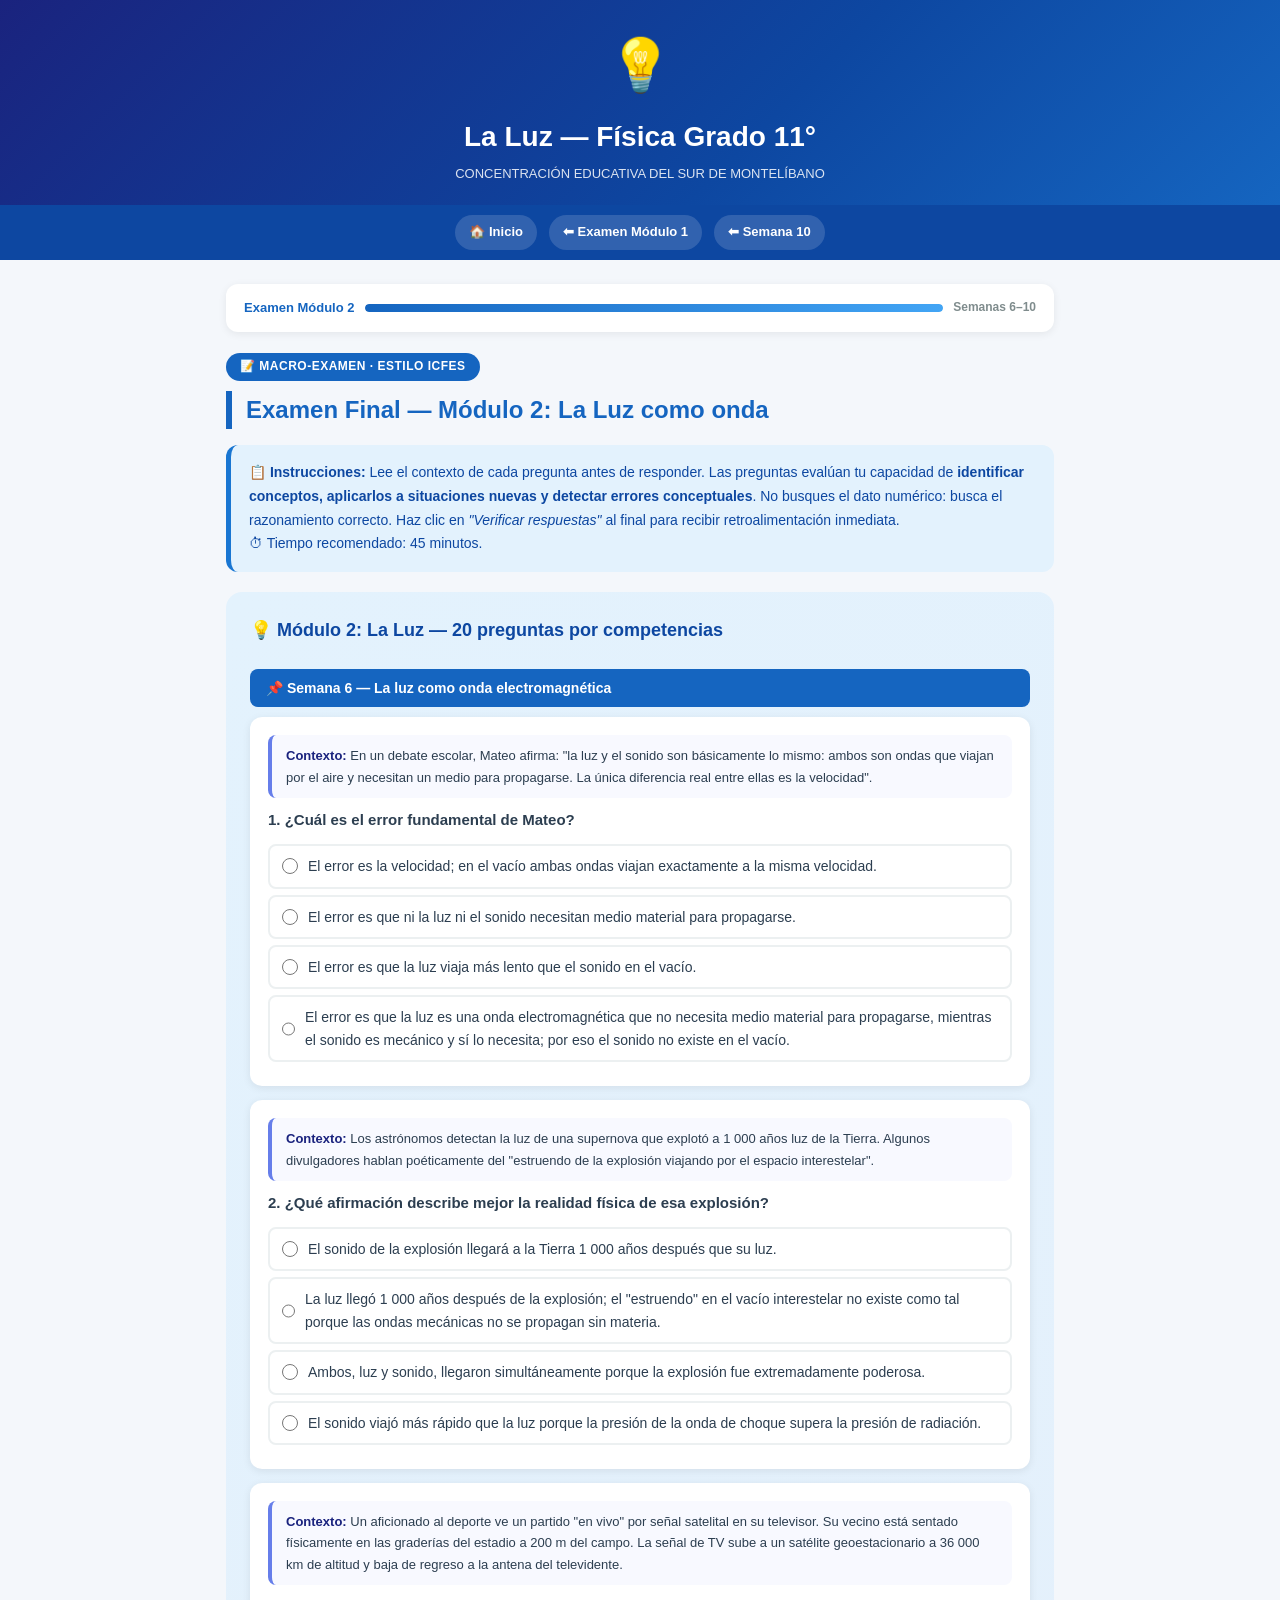
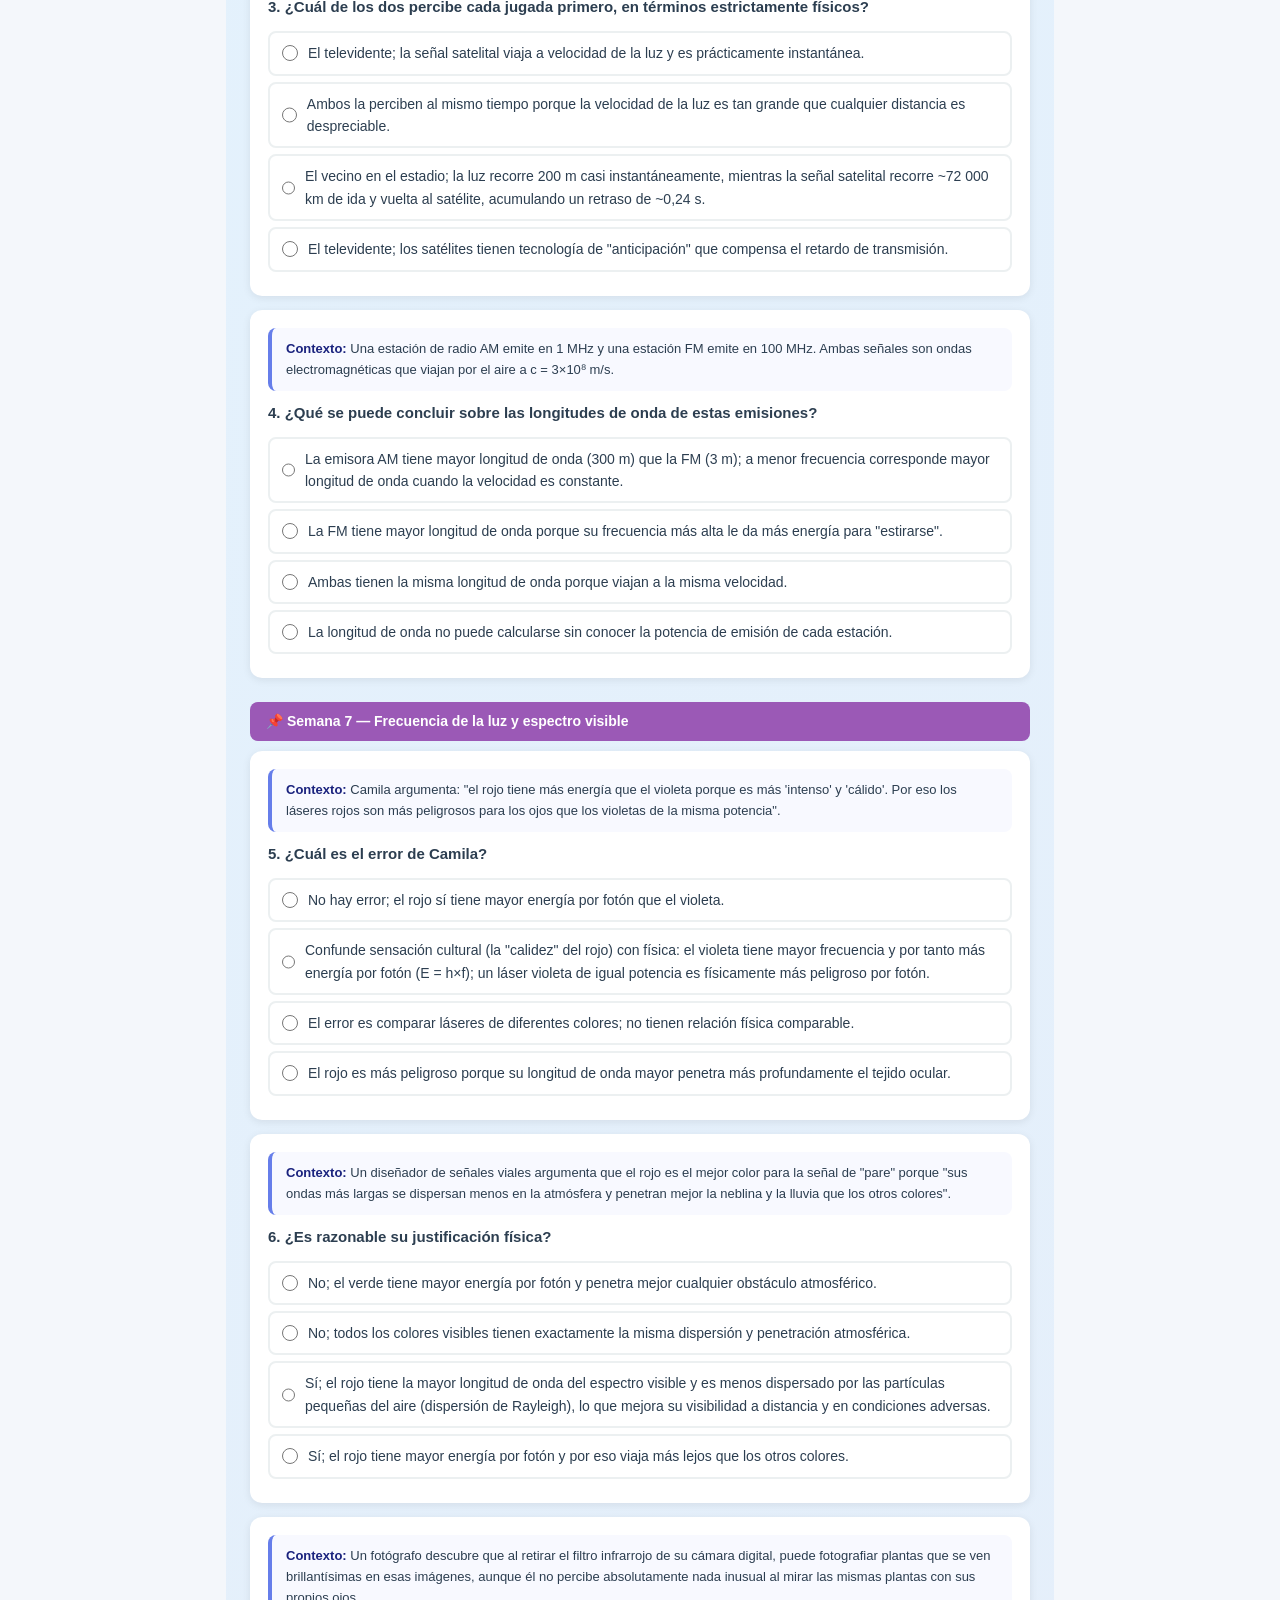
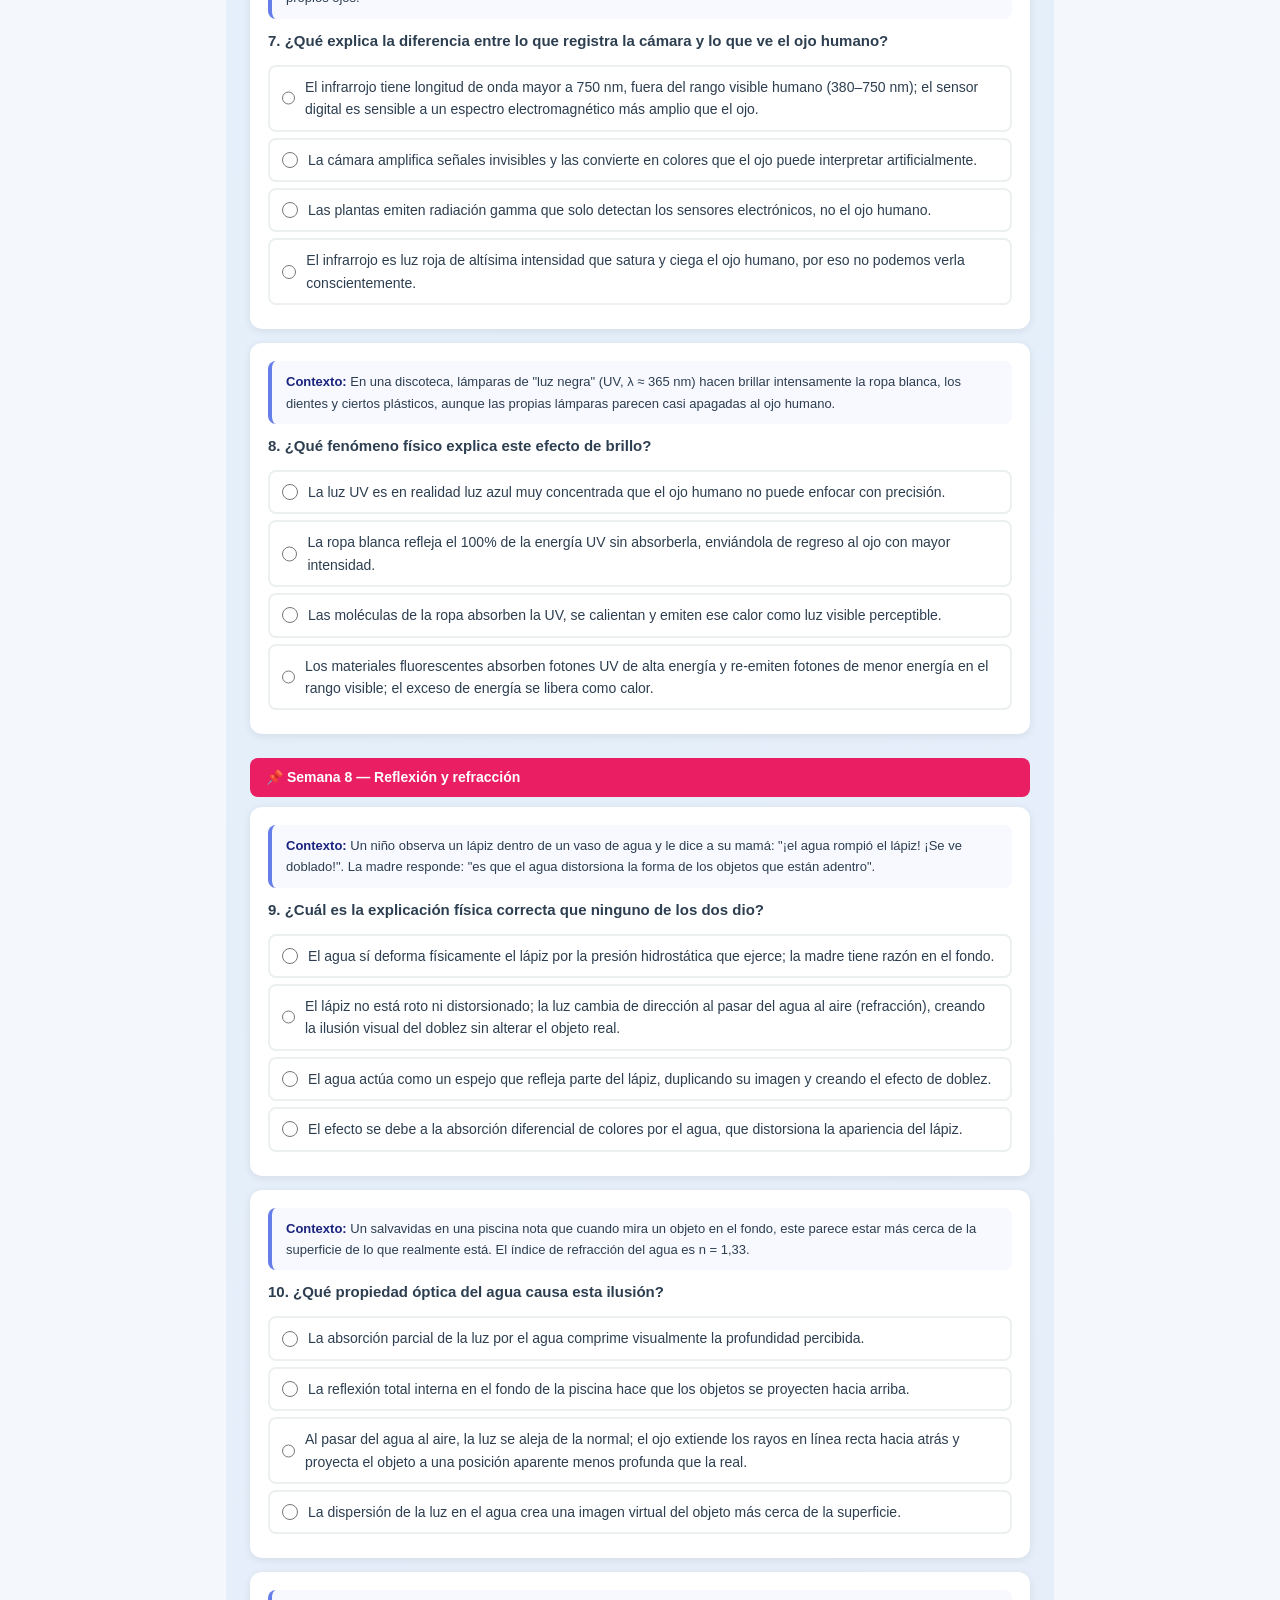
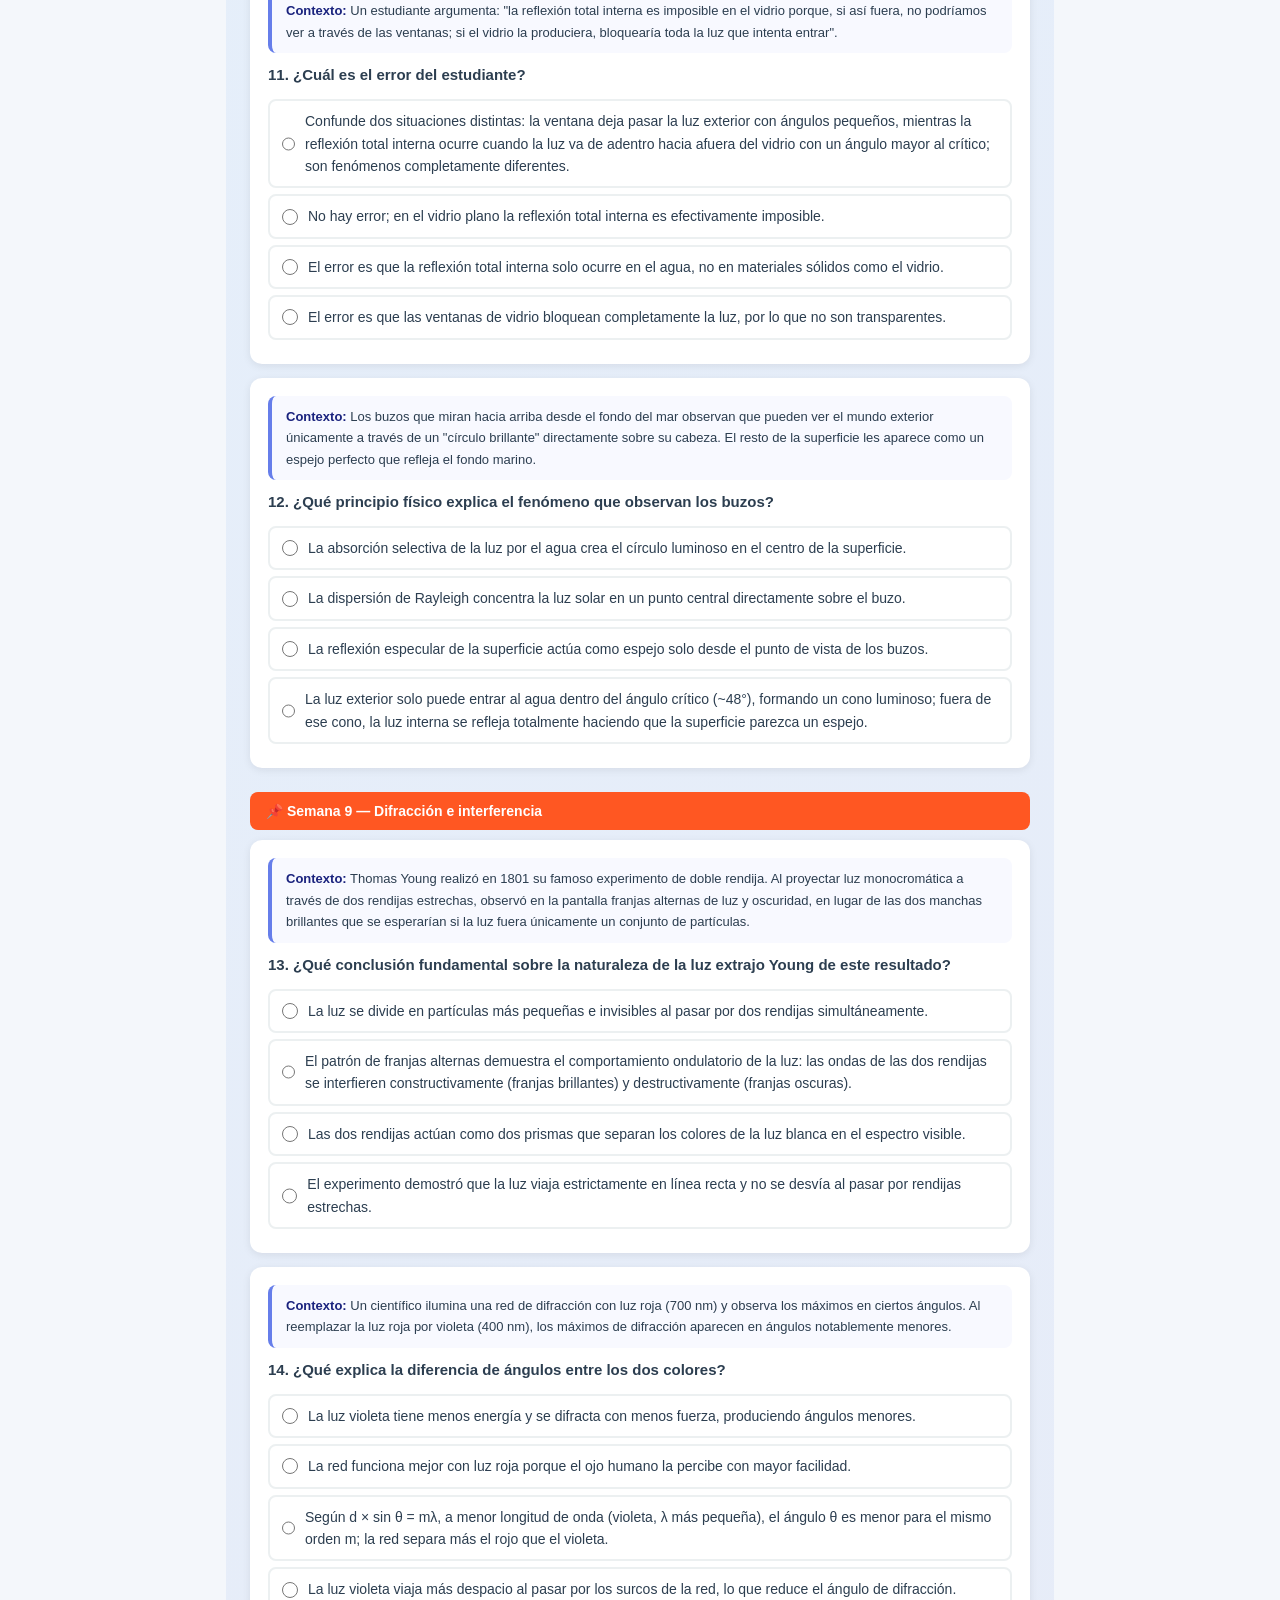
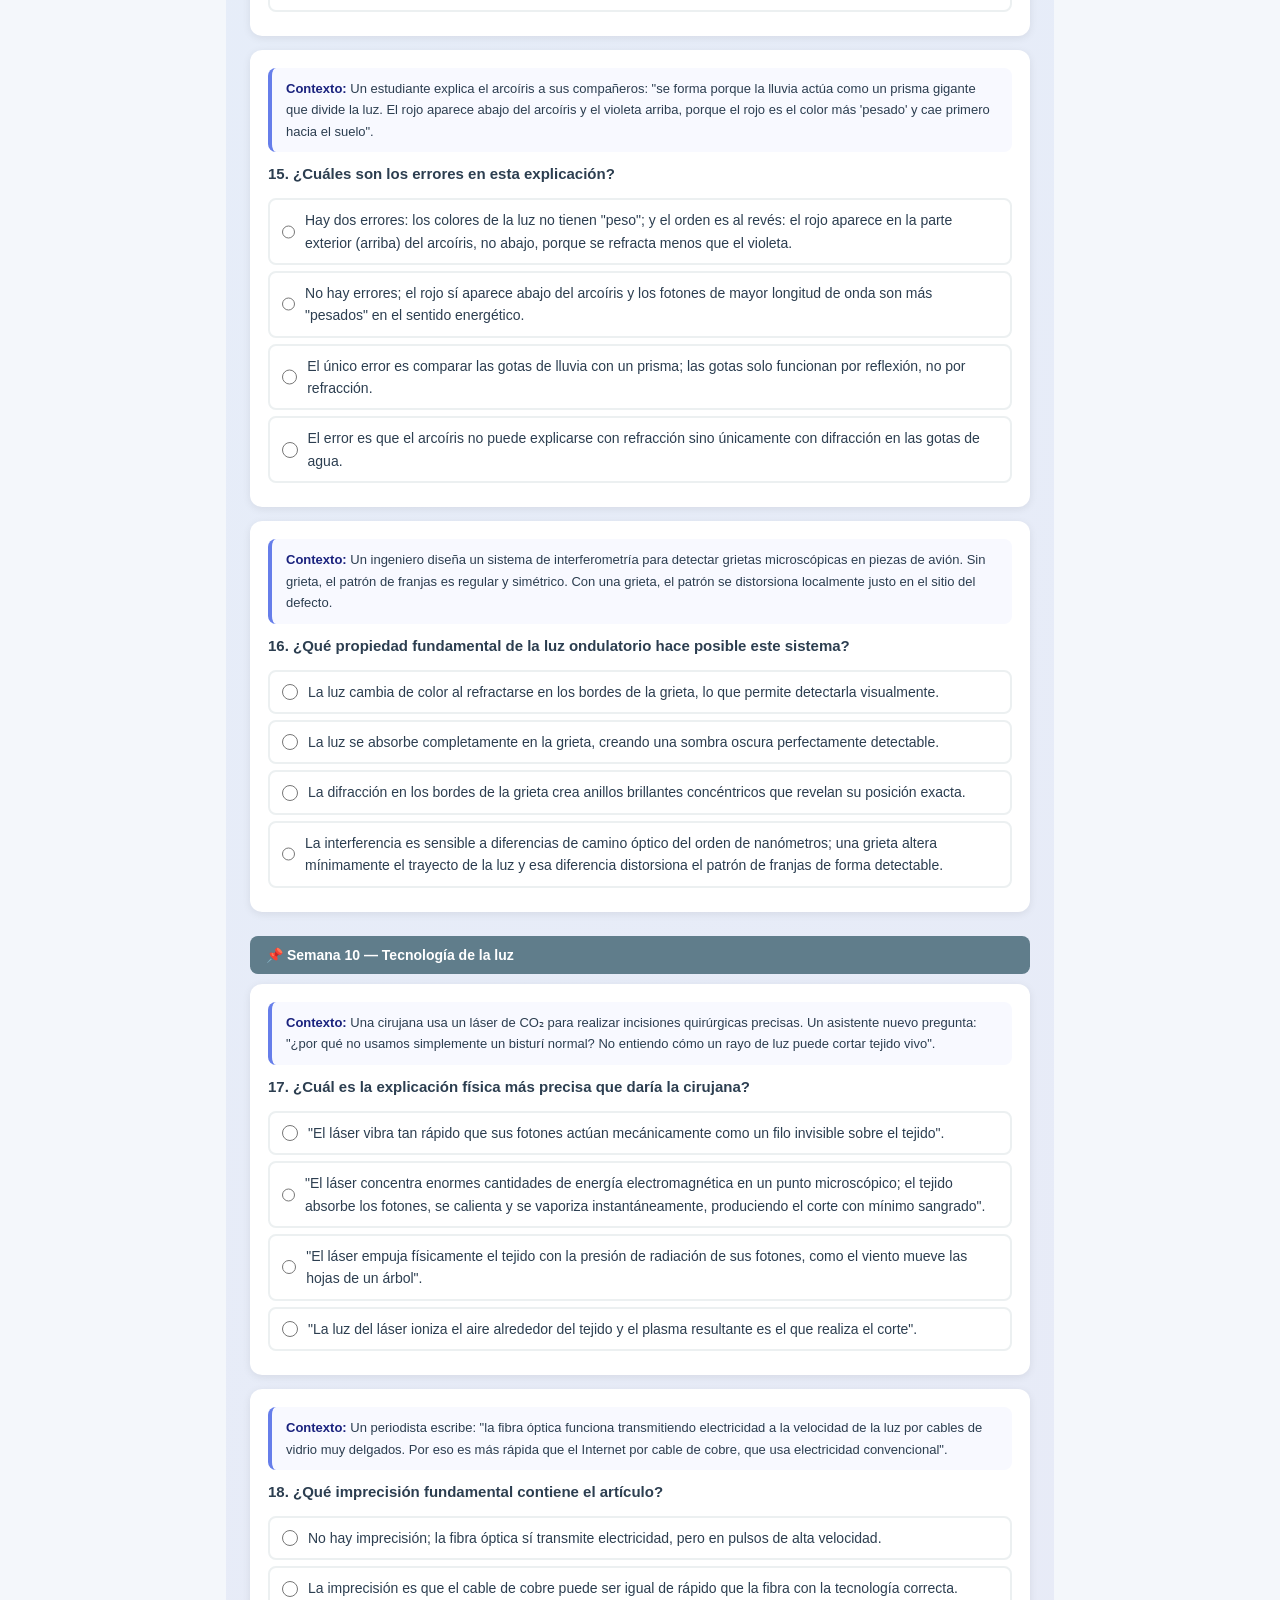
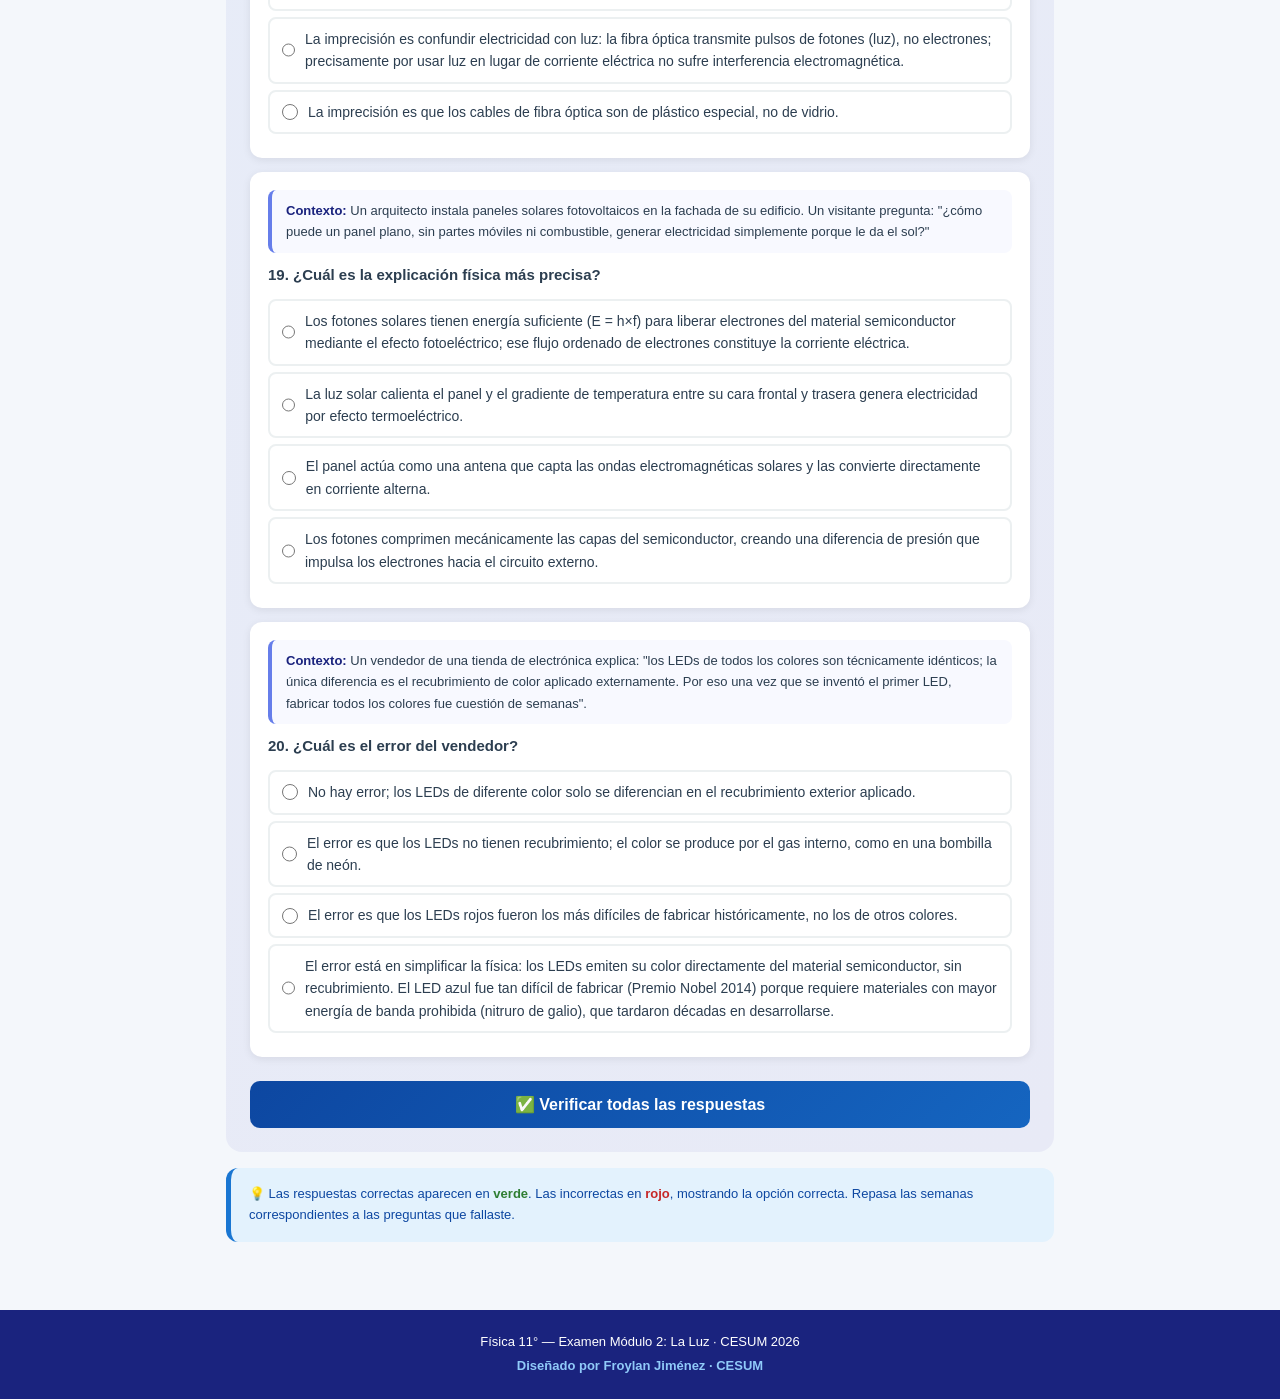
<file: examen-modulo2.html>
<!DOCTYPE html>
<html lang="es">
<head>
<meta charset="UTF-8">
<meta name="viewport" content="width=device-width, initial-scale=1.0">
<title>Examen Módulo 2 — La Luz | Física 11° CESUM</title>
<link rel="stylesheet" href="style.css">
<style>
.exam-badge{display:inline-block;background:#1565c0;color:white;font-size:12px;font-weight:800;padding:4px 14px;border-radius:20px;letter-spacing:.5px;margin-bottom:10px}
.week-group-title{font-size:14px;font-weight:800;color:white;padding:8px 16px;border-radius:8px;margin:24px 0 10px 0}
.exam-ctx{background:#f8f9ff;border-left:4px solid #667eea;border-radius:8px;padding:10px 14px;margin-bottom:10px;font-size:13px;color:#2c3e50;line-height:1.65}
.exam-ctx strong{color:#1a237e}
.exam-instructions{background:#e3f2fd;border-left:5px solid #1976d2;border-radius:12px;padding:16px 18px;margin-bottom:20px;font-size:14px;line-height:1.7;color:#0d47a1}
</style>
</head>
<body>
<header class="site-header">
  <div class="logo-icon">💡</div>
  <h1>La Luz — Física Grado 11°</h1>
  <p class="subtitle">CONCENTRACIÓN EDUCATIVA DEL SUR DE MONTELÍBANO</p>
</header>
<nav class="main-nav">
  <a href="index.html" class="nav-back">🏠 Inicio</a>
  <a href="examen-modulo1.html" class="nav-back">⬅ Examen Módulo 1</a>
  <a href="semana10.html" class="nav-back">⬅ Semana 10</a>
</nav>
<div class="container">
  <div class="week-progress">
    <span style="font-weight:700;color:#1565c0;font-size:13px">Examen Módulo 2</span>
    <div class="progress-bar"><div class="progress-fill" style="width:100%;background:linear-gradient(90deg,#1565c0,#42a5f5)"></div></div>
    <span class="progress-text">Semanas 6–10</span>
  </div>

  <div class="exam-badge">📝 MACRO-EXAMEN · ESTILO ICFES</div>
  <h2 style="font-size:clamp(18px,4vw,24px);font-weight:900;color:#1565c0;margin-bottom:16px;border-left:6px solid #1565c0;padding-left:14px">Examen Final — Módulo 2: La Luz como onda</h2>

  <div class="exam-instructions">
    📋 <strong>Instrucciones:</strong> Lee el contexto de cada pregunta antes de responder. Las preguntas evalúan tu capacidad de <strong>identificar conceptos, aplicarlos a situaciones nuevas y detectar errores conceptuales</strong>. No busques el dato numérico: busca el razonamiento correcto. Haz clic en <em>"Verificar respuestas"</em> al final para recibir retroalimentación inmediata.<br>
    ⏱ Tiempo recomendado: 45 minutos.
  </div>

  <div class="quiz-section" style="background:linear-gradient(135deg,#e3f2fd,#e8eaf6)">
    <div class="quiz-title" style="color:#0d47a1">💡 Módulo 2: La Luz — 20 preguntas por competencias</div>

    <div class="week-group-title" style="background:#1565c0">📌 Semana 6 — La luz como onda electromagnética</div>

    <div class="quiz-question">
      <div class="exam-ctx"><strong>Contexto:</strong> En un debate escolar, Mateo afirma: "la luz y el sonido son básicamente lo mismo: ambos son ondas que viajan por el aire y necesitan un medio para propagarse. La única diferencia real entre ellas es la velocidad".</div>
      <div class="quiz-q-text">1. ¿Cuál es el error fundamental de Mateo?</div>
      <div class="quiz-options">
        <label data-q="ex2_1" data-val="a"><input type="radio" name="qex2_1" value="a"> El error es la velocidad; en el vacío ambas ondas viajan exactamente a la misma velocidad.</label>
        <label data-q="ex2_1" data-val="b"><input type="radio" name="qex2_1" value="b"> El error es que ni la luz ni el sonido necesitan medio material para propagarse.</label>
        <label data-q="ex2_1" data-val="c"><input type="radio" name="qex2_1" value="c"> El error es que la luz viaja más lento que el sonido en el vacío.</label>
        <label data-q="ex2_1" data-val="d"><input type="radio" name="qex2_1" value="d"> El error es que la luz es una onda electromagnética que no necesita medio material para propagarse, mientras el sonido es mecánico y sí lo necesita; por eso el sonido no existe en el vacío.</label>
      </div>
      <div class="quiz-feedback" id="fbex2_1"></div>
    </div>

    <div class="quiz-question">
      <div class="exam-ctx"><strong>Contexto:</strong> Los astrónomos detectan la luz de una supernova que explotó a 1 000 años luz de la Tierra. Algunos divulgadores hablan poéticamente del "estruendo de la explosión viajando por el espacio interestelar".</div>
      <div class="quiz-q-text">2. ¿Qué afirmación describe mejor la realidad física de esa explosión?</div>
      <div class="quiz-options">
        <label data-q="ex2_2" data-val="a"><input type="radio" name="qex2_2" value="a"> El sonido de la explosión llegará a la Tierra 1 000 años después que su luz.</label>
        <label data-q="ex2_2" data-val="b"><input type="radio" name="qex2_2" value="b"> La luz llegó 1 000 años después de la explosión; el "estruendo" en el vacío interestelar no existe como tal porque las ondas mecánicas no se propagan sin materia.</label>
        <label data-q="ex2_2" data-val="c"><input type="radio" name="qex2_2" value="c"> Ambos, luz y sonido, llegaron simultáneamente porque la explosión fue extremadamente poderosa.</label>
        <label data-q="ex2_2" data-val="d"><input type="radio" name="qex2_2" value="d"> El sonido viajó más rápido que la luz porque la presión de la onda de choque supera la presión de radiación.</label>
      </div>
      <div class="quiz-feedback" id="fbex2_2"></div>
    </div>

    <div class="quiz-question">
      <div class="exam-ctx"><strong>Contexto:</strong> Un aficionado al deporte ve un partido "en vivo" por señal satelital en su televisor. Su vecino está sentado físicamente en las graderías del estadio a 200 m del campo. La señal de TV sube a un satélite geoestacionario a 36 000 km de altitud y baja de regreso a la antena del televidente.</div>
      <div class="quiz-q-text">3. ¿Cuál de los dos percibe cada jugada primero, en términos estrictamente físicos?</div>
      <div class="quiz-options">
        <label data-q="ex2_3" data-val="a"><input type="radio" name="qex2_3" value="a"> El televidente; la señal satelital viaja a velocidad de la luz y es prácticamente instantánea.</label>
        <label data-q="ex2_3" data-val="b"><input type="radio" name="qex2_3" value="b"> Ambos la perciben al mismo tiempo porque la velocidad de la luz es tan grande que cualquier distancia es despreciable.</label>
        <label data-q="ex2_3" data-val="c"><input type="radio" name="qex2_3" value="c"> El vecino en el estadio; la luz recorre 200 m casi instantáneamente, mientras la señal satelital recorre ~72 000 km de ida y vuelta al satélite, acumulando un retraso de ~0,24 s.</label>
        <label data-q="ex2_3" data-val="d"><input type="radio" name="qex2_3" value="d"> El televidente; los satélites tienen tecnología de "anticipación" que compensa el retardo de transmisión.</label>
      </div>
      <div class="quiz-feedback" id="fbex2_3"></div>
    </div>

    <div class="quiz-question">
      <div class="exam-ctx"><strong>Contexto:</strong> Una estación de radio AM emite en 1 MHz y una estación FM emite en 100 MHz. Ambas señales son ondas electromagnéticas que viajan por el aire a c = 3×10⁸ m/s.</div>
      <div class="quiz-q-text">4. ¿Qué se puede concluir sobre las longitudes de onda de estas emisiones?</div>
      <div class="quiz-options">
        <label data-q="ex2_4" data-val="a"><input type="radio" name="qex2_4" value="a"> La emisora AM tiene mayor longitud de onda (300 m) que la FM (3 m); a menor frecuencia corresponde mayor longitud de onda cuando la velocidad es constante.</label>
        <label data-q="ex2_4" data-val="b"><input type="radio" name="qex2_4" value="b"> La FM tiene mayor longitud de onda porque su frecuencia más alta le da más energía para "estirarse".</label>
        <label data-q="ex2_4" data-val="c"><input type="radio" name="qex2_4" value="c"> Ambas tienen la misma longitud de onda porque viajan a la misma velocidad.</label>
        <label data-q="ex2_4" data-val="d"><input type="radio" name="qex2_4" value="d"> La longitud de onda no puede calcularse sin conocer la potencia de emisión de cada estación.</label>
      </div>
      <div class="quiz-feedback" id="fbex2_4"></div>
    </div>

    <div class="week-group-title" style="background:#9b59b6">📌 Semana 7 — Frecuencia de la luz y espectro visible</div>

    <div class="quiz-question">
      <div class="exam-ctx"><strong>Contexto:</strong> Camila argumenta: "el rojo tiene más energía que el violeta porque es más 'intenso' y 'cálido'. Por eso los láseres rojos son más peligrosos para los ojos que los violetas de la misma potencia".</div>
      <div class="quiz-q-text">5. ¿Cuál es el error de Camila?</div>
      <div class="quiz-options">
        <label data-q="ex2_5" data-val="a"><input type="radio" name="qex2_5" value="a"> No hay error; el rojo sí tiene mayor energía por fotón que el violeta.</label>
        <label data-q="ex2_5" data-val="b"><input type="radio" name="qex2_5" value="b"> Confunde sensación cultural (la "calidez" del rojo) con física: el violeta tiene mayor frecuencia y por tanto más energía por fotón (E = h×f); un láser violeta de igual potencia es físicamente más peligroso por fotón.</label>
        <label data-q="ex2_5" data-val="c"><input type="radio" name="qex2_5" value="c"> El error es comparar láseres de diferentes colores; no tienen relación física comparable.</label>
        <label data-q="ex2_5" data-val="d"><input type="radio" name="qex2_5" value="d"> El rojo es más peligroso porque su longitud de onda mayor penetra más profundamente el tejido ocular.</label>
      </div>
      <div class="quiz-feedback" id="fbex2_5"></div>
    </div>

    <div class="quiz-question">
      <div class="exam-ctx"><strong>Contexto:</strong> Un diseñador de señales viales argumenta que el rojo es el mejor color para la señal de "pare" porque "sus ondas más largas se dispersan menos en la atmósfera y penetran mejor la neblina y la lluvia que los otros colores".</div>
      <div class="quiz-q-text">6. ¿Es razonable su justificación física?</div>
      <div class="quiz-options">
        <label data-q="ex2_6" data-val="a"><input type="radio" name="qex2_6" value="a"> No; el verde tiene mayor energía por fotón y penetra mejor cualquier obstáculo atmosférico.</label>
        <label data-q="ex2_6" data-val="b"><input type="radio" name="qex2_6" value="b"> No; todos los colores visibles tienen exactamente la misma dispersión y penetración atmosférica.</label>
        <label data-q="ex2_6" data-val="c"><input type="radio" name="qex2_6" value="c"> Sí; el rojo tiene la mayor longitud de onda del espectro visible y es menos dispersado por las partículas pequeñas del aire (dispersión de Rayleigh), lo que mejora su visibilidad a distancia y en condiciones adversas.</label>
        <label data-q="ex2_6" data-val="d"><input type="radio" name="qex2_6" value="d"> Sí; el rojo tiene mayor energía por fotón y por eso viaja más lejos que los otros colores.</label>
      </div>
      <div class="quiz-feedback" id="fbex2_6"></div>
    </div>

    <div class="quiz-question">
      <div class="exam-ctx"><strong>Contexto:</strong> Un fotógrafo descubre que al retirar el filtro infrarrojo de su cámara digital, puede fotografiar plantas que se ven brillantísimas en esas imágenes, aunque él no percibe absolutamente nada inusual al mirar las mismas plantas con sus propios ojos.</div>
      <div class="quiz-q-text">7. ¿Qué explica la diferencia entre lo que registra la cámara y lo que ve el ojo humano?</div>
      <div class="quiz-options">
        <label data-q="ex2_7" data-val="a"><input type="radio" name="qex2_7" value="a"> El infrarrojo tiene longitud de onda mayor a 750 nm, fuera del rango visible humano (380–750 nm); el sensor digital es sensible a un espectro electromagnético más amplio que el ojo.</label>
        <label data-q="ex2_7" data-val="b"><input type="radio" name="qex2_7" value="b"> La cámara amplifica señales invisibles y las convierte en colores que el ojo puede interpretar artificialmente.</label>
        <label data-q="ex2_7" data-val="c"><input type="radio" name="qex2_7" value="c"> Las plantas emiten radiación gamma que solo detectan los sensores electrónicos, no el ojo humano.</label>
        <label data-q="ex2_7" data-val="d"><input type="radio" name="qex2_7" value="d"> El infrarrojo es luz roja de altísima intensidad que satura y ciega el ojo humano, por eso no podemos verla conscientemente.</label>
      </div>
      <div class="quiz-feedback" id="fbex2_7"></div>
    </div>

    <div class="quiz-question">
      <div class="exam-ctx"><strong>Contexto:</strong> En una discoteca, lámparas de "luz negra" (UV, λ ≈ 365 nm) hacen brillar intensamente la ropa blanca, los dientes y ciertos plásticos, aunque las propias lámparas parecen casi apagadas al ojo humano.</div>
      <div class="quiz-q-text">8. ¿Qué fenómeno físico explica este efecto de brillo?</div>
      <div class="quiz-options">
        <label data-q="ex2_8" data-val="a"><input type="radio" name="qex2_8" value="a"> La luz UV es en realidad luz azul muy concentrada que el ojo humano no puede enfocar con precisión.</label>
        <label data-q="ex2_8" data-val="b"><input type="radio" name="qex2_8" value="b"> La ropa blanca refleja el 100% de la energía UV sin absorberla, enviándola de regreso al ojo con mayor intensidad.</label>
        <label data-q="ex2_8" data-val="c"><input type="radio" name="qex2_8" value="c"> Las moléculas de la ropa absorben la UV, se calientan y emiten ese calor como luz visible perceptible.</label>
        <label data-q="ex2_8" data-val="d"><input type="radio" name="qex2_8" value="d"> Los materiales fluorescentes absorben fotones UV de alta energía y re-emiten fotones de menor energía en el rango visible; el exceso de energía se libera como calor.</label>
      </div>
      <div class="quiz-feedback" id="fbex2_8"></div>
    </div>

    <div class="week-group-title" style="background:#e91e63">📌 Semana 8 — Reflexión y refracción</div>

    <div class="quiz-question">
      <div class="exam-ctx"><strong>Contexto:</strong> Un niño observa un lápiz dentro de un vaso de agua y le dice a su mamá: "¡el agua rompió el lápiz! ¡Se ve doblado!". La madre responde: "es que el agua distorsiona la forma de los objetos que están adentro".</div>
      <div class="quiz-q-text">9. ¿Cuál es la explicación física correcta que ninguno de los dos dio?</div>
      <div class="quiz-options">
        <label data-q="ex2_9" data-val="a"><input type="radio" name="qex2_9" value="a"> El agua sí deforma físicamente el lápiz por la presión hidrostática que ejerce; la madre tiene razón en el fondo.</label>
        <label data-q="ex2_9" data-val="b"><input type="radio" name="qex2_9" value="b"> El lápiz no está roto ni distorsionado; la luz cambia de dirección al pasar del agua al aire (refracción), creando la ilusión visual del doblez sin alterar el objeto real.</label>
        <label data-q="ex2_9" data-val="c"><input type="radio" name="qex2_9" value="c"> El agua actúa como un espejo que refleja parte del lápiz, duplicando su imagen y creando el efecto de doblez.</label>
        <label data-q="ex2_9" data-val="d"><input type="radio" name="qex2_9" value="d"> El efecto se debe a la absorción diferencial de colores por el agua, que distorsiona la apariencia del lápiz.</label>
      </div>
      <div class="quiz-feedback" id="fbex2_9"></div>
    </div>

    <div class="quiz-question">
      <div class="exam-ctx"><strong>Contexto:</strong> Un salvavidas en una piscina nota que cuando mira un objeto en el fondo, este parece estar más cerca de la superficie de lo que realmente está. El índice de refracción del agua es n = 1,33.</div>
      <div class="quiz-q-text">10. ¿Qué propiedad óptica del agua causa esta ilusión?</div>
      <div class="quiz-options">
        <label data-q="ex2_10" data-val="a"><input type="radio" name="qex2_10" value="a"> La absorción parcial de la luz por el agua comprime visualmente la profundidad percibida.</label>
        <label data-q="ex2_10" data-val="b"><input type="radio" name="qex2_10" value="b"> La reflexión total interna en el fondo de la piscina hace que los objetos se proyecten hacia arriba.</label>
        <label data-q="ex2_10" data-val="c"><input type="radio" name="qex2_10" value="c"> Al pasar del agua al aire, la luz se aleja de la normal; el ojo extiende los rayos en línea recta hacia atrás y proyecta el objeto a una posición aparente menos profunda que la real.</label>
        <label data-q="ex2_10" data-val="d"><input type="radio" name="qex2_10" value="d"> La dispersión de la luz en el agua crea una imagen virtual del objeto más cerca de la superficie.</label>
      </div>
      <div class="quiz-feedback" id="fbex2_10"></div>
    </div>

    <div class="quiz-question">
      <div class="exam-ctx"><strong>Contexto:</strong> Un estudiante argumenta: "la reflexión total interna es imposible en el vidrio porque, si así fuera, no podríamos ver a través de las ventanas; si el vidrio la produciera, bloquearía toda la luz que intenta entrar".</div>
      <div class="quiz-q-text">11. ¿Cuál es el error del estudiante?</div>
      <div class="quiz-options">
        <label data-q="ex2_11" data-val="a"><input type="radio" name="qex2_11" value="a"> Confunde dos situaciones distintas: la ventana deja pasar la luz exterior con ángulos pequeños, mientras la reflexión total interna ocurre cuando la luz va de adentro hacia afuera del vidrio con un ángulo mayor al crítico; son fenómenos completamente diferentes.</label>
        <label data-q="ex2_11" data-val="b"><input type="radio" name="qex2_11" value="b"> No hay error; en el vidrio plano la reflexión total interna es efectivamente imposible.</label>
        <label data-q="ex2_11" data-val="c"><input type="radio" name="qex2_11" value="c"> El error es que la reflexión total interna solo ocurre en el agua, no en materiales sólidos como el vidrio.</label>
        <label data-q="ex2_11" data-val="d"><input type="radio" name="qex2_11" value="d"> El error es que las ventanas de vidrio bloquean completamente la luz, por lo que no son transparentes.</label>
      </div>
      <div class="quiz-feedback" id="fbex2_11"></div>
    </div>

    <div class="quiz-question">
      <div class="exam-ctx"><strong>Contexto:</strong> Los buzos que miran hacia arriba desde el fondo del mar observan que pueden ver el mundo exterior únicamente a través de un "círculo brillante" directamente sobre su cabeza. El resto de la superficie les aparece como un espejo perfecto que refleja el fondo marino.</div>
      <div class="quiz-q-text">12. ¿Qué principio físico explica el fenómeno que observan los buzos?</div>
      <div class="quiz-options">
        <label data-q="ex2_12" data-val="a"><input type="radio" name="qex2_12" value="a"> La absorción selectiva de la luz por el agua crea el círculo luminoso en el centro de la superficie.</label>
        <label data-q="ex2_12" data-val="b"><input type="radio" name="qex2_12" value="b"> La dispersión de Rayleigh concentra la luz solar en un punto central directamente sobre el buzo.</label>
        <label data-q="ex2_12" data-val="c"><input type="radio" name="qex2_12" value="c"> La reflexión especular de la superficie actúa como espejo solo desde el punto de vista de los buzos.</label>
        <label data-q="ex2_12" data-val="d"><input type="radio" name="qex2_12" value="d"> La luz exterior solo puede entrar al agua dentro del ángulo crítico (~48°), formando un cono luminoso; fuera de ese cono, la luz interna se refleja totalmente haciendo que la superficie parezca un espejo.</label>
      </div>
      <div class="quiz-feedback" id="fbex2_12"></div>
    </div>

    <div class="week-group-title" style="background:#ff5722">📌 Semana 9 — Difracción e interferencia</div>

    <div class="quiz-question">
      <div class="exam-ctx"><strong>Contexto:</strong> Thomas Young realizó en 1801 su famoso experimento de doble rendija. Al proyectar luz monocromática a través de dos rendijas estrechas, observó en la pantalla franjas alternas de luz y oscuridad, en lugar de las dos manchas brillantes que se esperarían si la luz fuera únicamente un conjunto de partículas.</div>
      <div class="quiz-q-text">13. ¿Qué conclusión fundamental sobre la naturaleza de la luz extrajo Young de este resultado?</div>
      <div class="quiz-options">
        <label data-q="ex2_13" data-val="a"><input type="radio" name="qex2_13" value="a"> La luz se divide en partículas más pequeñas e invisibles al pasar por dos rendijas simultáneamente.</label>
        <label data-q="ex2_13" data-val="b"><input type="radio" name="qex2_13" value="b"> El patrón de franjas alternas demuestra el comportamiento ondulatorio de la luz: las ondas de las dos rendijas se interfieren constructivamente (franjas brillantes) y destructivamente (franjas oscuras).</label>
        <label data-q="ex2_13" data-val="c"><input type="radio" name="qex2_13" value="c"> Las dos rendijas actúan como dos prismas que separan los colores de la luz blanca en el espectro visible.</label>
        <label data-q="ex2_13" data-val="d"><input type="radio" name="qex2_13" value="d"> El experimento demostró que la luz viaja estrictamente en línea recta y no se desvía al pasar por rendijas estrechas.</label>
      </div>
      <div class="quiz-feedback" id="fbex2_13"></div>
    </div>

    <div class="quiz-question">
      <div class="exam-ctx"><strong>Contexto:</strong> Un científico ilumina una red de difracción con luz roja (700 nm) y observa los máximos en ciertos ángulos. Al reemplazar la luz roja por violeta (400 nm), los máximos de difracción aparecen en ángulos notablemente menores.</div>
      <div class="quiz-q-text">14. ¿Qué explica la diferencia de ángulos entre los dos colores?</div>
      <div class="quiz-options">
        <label data-q="ex2_14" data-val="a"><input type="radio" name="qex2_14" value="a"> La luz violeta tiene menos energía y se difracta con menos fuerza, produciendo ángulos menores.</label>
        <label data-q="ex2_14" data-val="b"><input type="radio" name="qex2_14" value="b"> La red funciona mejor con luz roja porque el ojo humano la percibe con mayor facilidad.</label>
        <label data-q="ex2_14" data-val="c"><input type="radio" name="qex2_14" value="c"> Según d × sin θ = mλ, a menor longitud de onda (violeta, λ más pequeña), el ángulo θ es menor para el mismo orden m; la red separa más el rojo que el violeta.</label>
        <label data-q="ex2_14" data-val="d"><input type="radio" name="qex2_14" value="d"> La luz violeta viaja más despacio al pasar por los surcos de la red, lo que reduce el ángulo de difracción.</label>
      </div>
      <div class="quiz-feedback" id="fbex2_14"></div>
    </div>

    <div class="quiz-question">
      <div class="exam-ctx"><strong>Contexto:</strong> Un estudiante explica el arcoíris a sus compañeros: "se forma porque la lluvia actúa como un prisma gigante que divide la luz. El rojo aparece abajo del arcoíris y el violeta arriba, porque el rojo es el color más 'pesado' y cae primero hacia el suelo".</div>
      <div class="quiz-q-text">15. ¿Cuáles son los errores en esta explicación?</div>
      <div class="quiz-options">
        <label data-q="ex2_15" data-val="a"><input type="radio" name="qex2_15" value="a"> Hay dos errores: los colores de la luz no tienen "peso"; y el orden es al revés: el rojo aparece en la parte exterior (arriba) del arcoíris, no abajo, porque se refracta menos que el violeta.</label>
        <label data-q="ex2_15" data-val="b"><input type="radio" name="qex2_15" value="b"> No hay errores; el rojo sí aparece abajo del arcoíris y los fotones de mayor longitud de onda son más "pesados" en el sentido energético.</label>
        <label data-q="ex2_15" data-val="c"><input type="radio" name="qex2_15" value="c"> El único error es comparar las gotas de lluvia con un prisma; las gotas solo funcionan por reflexión, no por refracción.</label>
        <label data-q="ex2_15" data-val="d"><input type="radio" name="qex2_15" value="d"> El error es que el arcoíris no puede explicarse con refracción sino únicamente con difracción en las gotas de agua.</label>
      </div>
      <div class="quiz-feedback" id="fbex2_15"></div>
    </div>

    <div class="quiz-question">
      <div class="exam-ctx"><strong>Contexto:</strong> Un ingeniero diseña un sistema de interferometría para detectar grietas microscópicas en piezas de avión. Sin grieta, el patrón de franjas es regular y simétrico. Con una grieta, el patrón se distorsiona localmente justo en el sitio del defecto.</div>
      <div class="quiz-q-text">16. ¿Qué propiedad fundamental de la luz ondulatorio hace posible este sistema?</div>
      <div class="quiz-options">
        <label data-q="ex2_16" data-val="a"><input type="radio" name="qex2_16" value="a"> La luz cambia de color al refractarse en los bordes de la grieta, lo que permite detectarla visualmente.</label>
        <label data-q="ex2_16" data-val="b"><input type="radio" name="qex2_16" value="b"> La luz se absorbe completamente en la grieta, creando una sombra oscura perfectamente detectable.</label>
        <label data-q="ex2_16" data-val="c"><input type="radio" name="qex2_16" value="c"> La difracción en los bordes de la grieta crea anillos brillantes concéntricos que revelan su posición exacta.</label>
        <label data-q="ex2_16" data-val="d"><input type="radio" name="qex2_16" value="d"> La interferencia es sensible a diferencias de camino óptico del orden de nanómetros; una grieta altera mínimamente el trayecto de la luz y esa diferencia distorsiona el patrón de franjas de forma detectable.</label>
      </div>
      <div class="quiz-feedback" id="fbex2_16"></div>
    </div>

    <div class="week-group-title" style="background:#607d8b">📌 Semana 10 — Tecnología de la luz</div>

    <div class="quiz-question">
      <div class="exam-ctx"><strong>Contexto:</strong> Una cirujana usa un láser de CO₂ para realizar incisiones quirúrgicas precisas. Un asistente nuevo pregunta: "¿por qué no usamos simplemente un bisturí normal? No entiendo cómo un rayo de luz puede cortar tejido vivo".</div>
      <div class="quiz-q-text">17. ¿Cuál es la explicación física más precisa que daría la cirujana?</div>
      <div class="quiz-options">
        <label data-q="ex2_17" data-val="a"><input type="radio" name="qex2_17" value="a"> "El láser vibra tan rápido que sus fotones actúan mecánicamente como un filo invisible sobre el tejido".</label>
        <label data-q="ex2_17" data-val="b"><input type="radio" name="qex2_17" value="b"> "El láser concentra enormes cantidades de energía electromagnética en un punto microscópico; el tejido absorbe los fotones, se calienta y se vaporiza instantáneamente, produciendo el corte con mínimo sangrado".</label>
        <label data-q="ex2_17" data-val="c"><input type="radio" name="qex2_17" value="c"> "El láser empuja físicamente el tejido con la presión de radiación de sus fotones, como el viento mueve las hojas de un árbol".</label>
        <label data-q="ex2_17" data-val="d"><input type="radio" name="qex2_17" value="d"> "La luz del láser ioniza el aire alrededor del tejido y el plasma resultante es el que realiza el corte".</label>
      </div>
      <div class="quiz-feedback" id="fbex2_17"></div>
    </div>

    <div class="quiz-question">
      <div class="exam-ctx"><strong>Contexto:</strong> Un periodista escribe: "la fibra óptica funciona transmitiendo electricidad a la velocidad de la luz por cables de vidrio muy delgados. Por eso es más rápida que el Internet por cable de cobre, que usa electricidad convencional".</div>
      <div class="quiz-q-text">18. ¿Qué imprecisión fundamental contiene el artículo?</div>
      <div class="quiz-options">
        <label data-q="ex2_18" data-val="a"><input type="radio" name="qex2_18" value="a"> No hay imprecisión; la fibra óptica sí transmite electricidad, pero en pulsos de alta velocidad.</label>
        <label data-q="ex2_18" data-val="b"><input type="radio" name="qex2_18" value="b"> La imprecisión es que el cable de cobre puede ser igual de rápido que la fibra con la tecnología correcta.</label>
        <label data-q="ex2_18" data-val="c"><input type="radio" name="qex2_18" value="c"> La imprecisión es confundir electricidad con luz: la fibra óptica transmite pulsos de fotones (luz), no electrones; precisamente por usar luz en lugar de corriente eléctrica no sufre interferencia electromagnética.</label>
        <label data-q="ex2_18" data-val="d"><input type="radio" name="qex2_18" value="d"> La imprecisión es que los cables de fibra óptica son de plástico especial, no de vidrio.</label>
      </div>
      <div class="quiz-feedback" id="fbex2_18"></div>
    </div>

    <div class="quiz-question">
      <div class="exam-ctx"><strong>Contexto:</strong> Un arquitecto instala paneles solares fotovoltaicos en la fachada de su edificio. Un visitante pregunta: "¿cómo puede un panel plano, sin partes móviles ni combustible, generar electricidad simplemente porque le da el sol?"</div>
      <div class="quiz-q-text">19. ¿Cuál es la explicación física más precisa?</div>
      <div class="quiz-options">
        <label data-q="ex2_19" data-val="a"><input type="radio" name="qex2_19" value="a"> Los fotones solares tienen energía suficiente (E = h×f) para liberar electrones del material semiconductor mediante el efecto fotoeléctrico; ese flujo ordenado de electrones constituye la corriente eléctrica.</label>
        <label data-q="ex2_19" data-val="b"><input type="radio" name="qex2_19" value="b"> La luz solar calienta el panel y el gradiente de temperatura entre su cara frontal y trasera genera electricidad por efecto termoeléctrico.</label>
        <label data-q="ex2_19" data-val="c"><input type="radio" name="qex2_19" value="c"> El panel actúa como una antena que capta las ondas electromagnéticas solares y las convierte directamente en corriente alterna.</label>
        <label data-q="ex2_19" data-val="d"><input type="radio" name="qex2_19" value="d"> Los fotones comprimen mecánicamente las capas del semiconductor, creando una diferencia de presión que impulsa los electrones hacia el circuito externo.</label>
      </div>
      <div class="quiz-feedback" id="fbex2_19"></div>
    </div>

    <div class="quiz-question">
      <div class="exam-ctx"><strong>Contexto:</strong> Un vendedor de una tienda de electrónica explica: "los LEDs de todos los colores son técnicamente idénticos; la única diferencia es el recubrimiento de color aplicado externamente. Por eso una vez que se inventó el primer LED, fabricar todos los colores fue cuestión de semanas".</div>
      <div class="quiz-q-text">20. ¿Cuál es el error del vendedor?</div>
      <div class="quiz-options">
        <label data-q="ex2_20" data-val="a"><input type="radio" name="qex2_20" value="a"> No hay error; los LEDs de diferente color solo se diferencian en el recubrimiento exterior aplicado.</label>
        <label data-q="ex2_20" data-val="b"><input type="radio" name="qex2_20" value="b"> El error es que los LEDs no tienen recubrimiento; el color se produce por el gas interno, como en una bombilla de neón.</label>
        <label data-q="ex2_20" data-val="c"><input type="radio" name="qex2_20" value="c"> El error es que los LEDs rojos fueron los más difíciles de fabricar históricamente, no los de otros colores.</label>
        <label data-q="ex2_20" data-val="d"><input type="radio" name="qex2_20" value="d"> El error está en simplificar la física: los LEDs emiten su color directamente del material semiconductor, sin recubrimiento. El LED azul fue tan difícil de fabricar (Premio Nobel 2014) porque requiere materiales con mayor energía de banda prohibida (nitruro de galio), que tardaron décadas en desarrollarse.</label>
      </div>
      <div class="quiz-feedback" id="fbex2_20"></div>
    </div>

    <button class="quiz-btn" style="background:linear-gradient(135deg,#0d47a1,#1565c0);margin-top:10px"
      onclick="checkQuiz('ex2',['d','b','c','a','b','c','a','d','b','c','a','d','b','c','a','d','b','c','a','d'])">
      ✅ Verificar todas las respuestas
    </button>
    <div class="quiz-result" id="quiz-result-ex2"></div>
  </div>

  <div class="box box-info" style="margin-top:16px;font-size:13px">
    💡 Las respuestas correctas aparecen en <span style="color:#2e7d32;font-weight:700">verde</span>. Las incorrectas en <span style="color:#c62828;font-weight:700">rojo</span>, mostrando la opción correcta. Repasa las semanas correspondientes a las preguntas que fallaste.
  </div>
</div>
<footer class="site-footer">
  Física 11° — Examen Módulo 2: La Luz · CESUM 2026
  <div class="creditos">Diseñado por Froylan Jiménez · CESUM</div>
</footer>
<script src="quiz.js"></script>
</body>
</html>
</file>
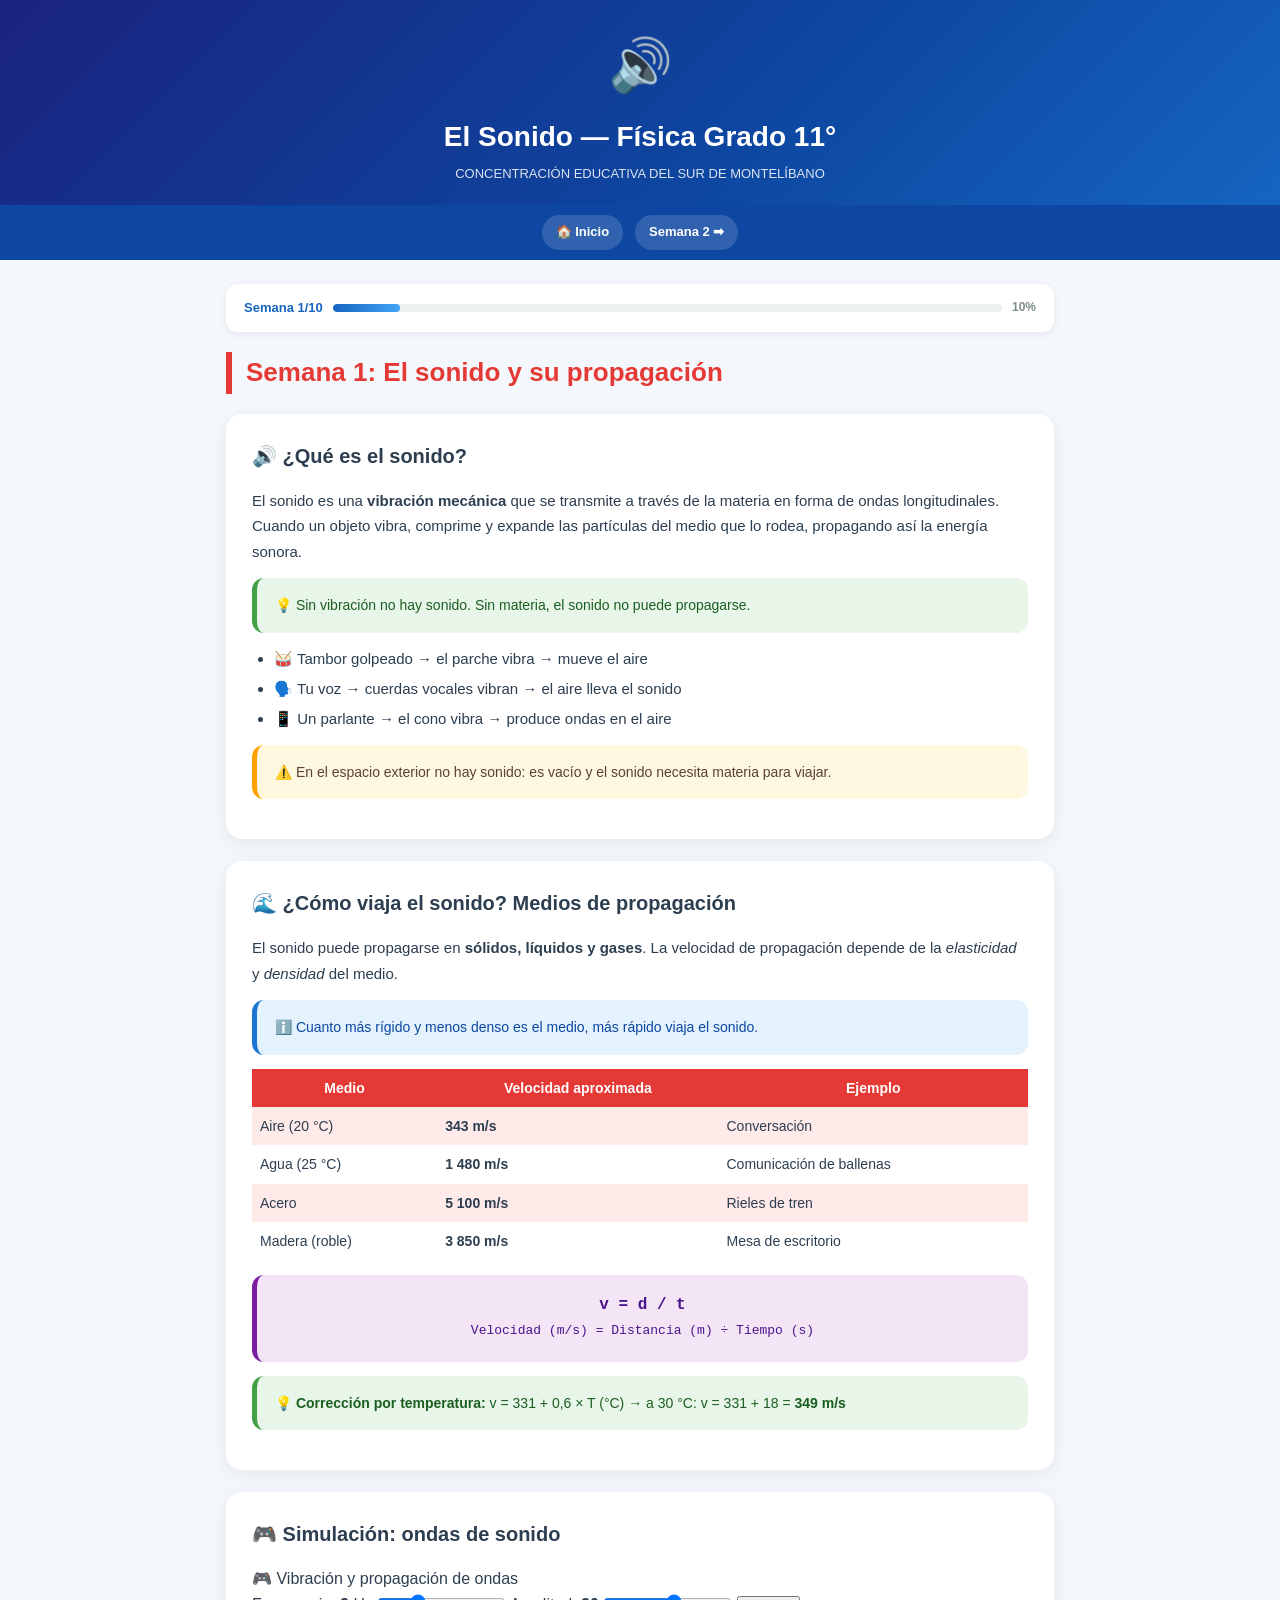
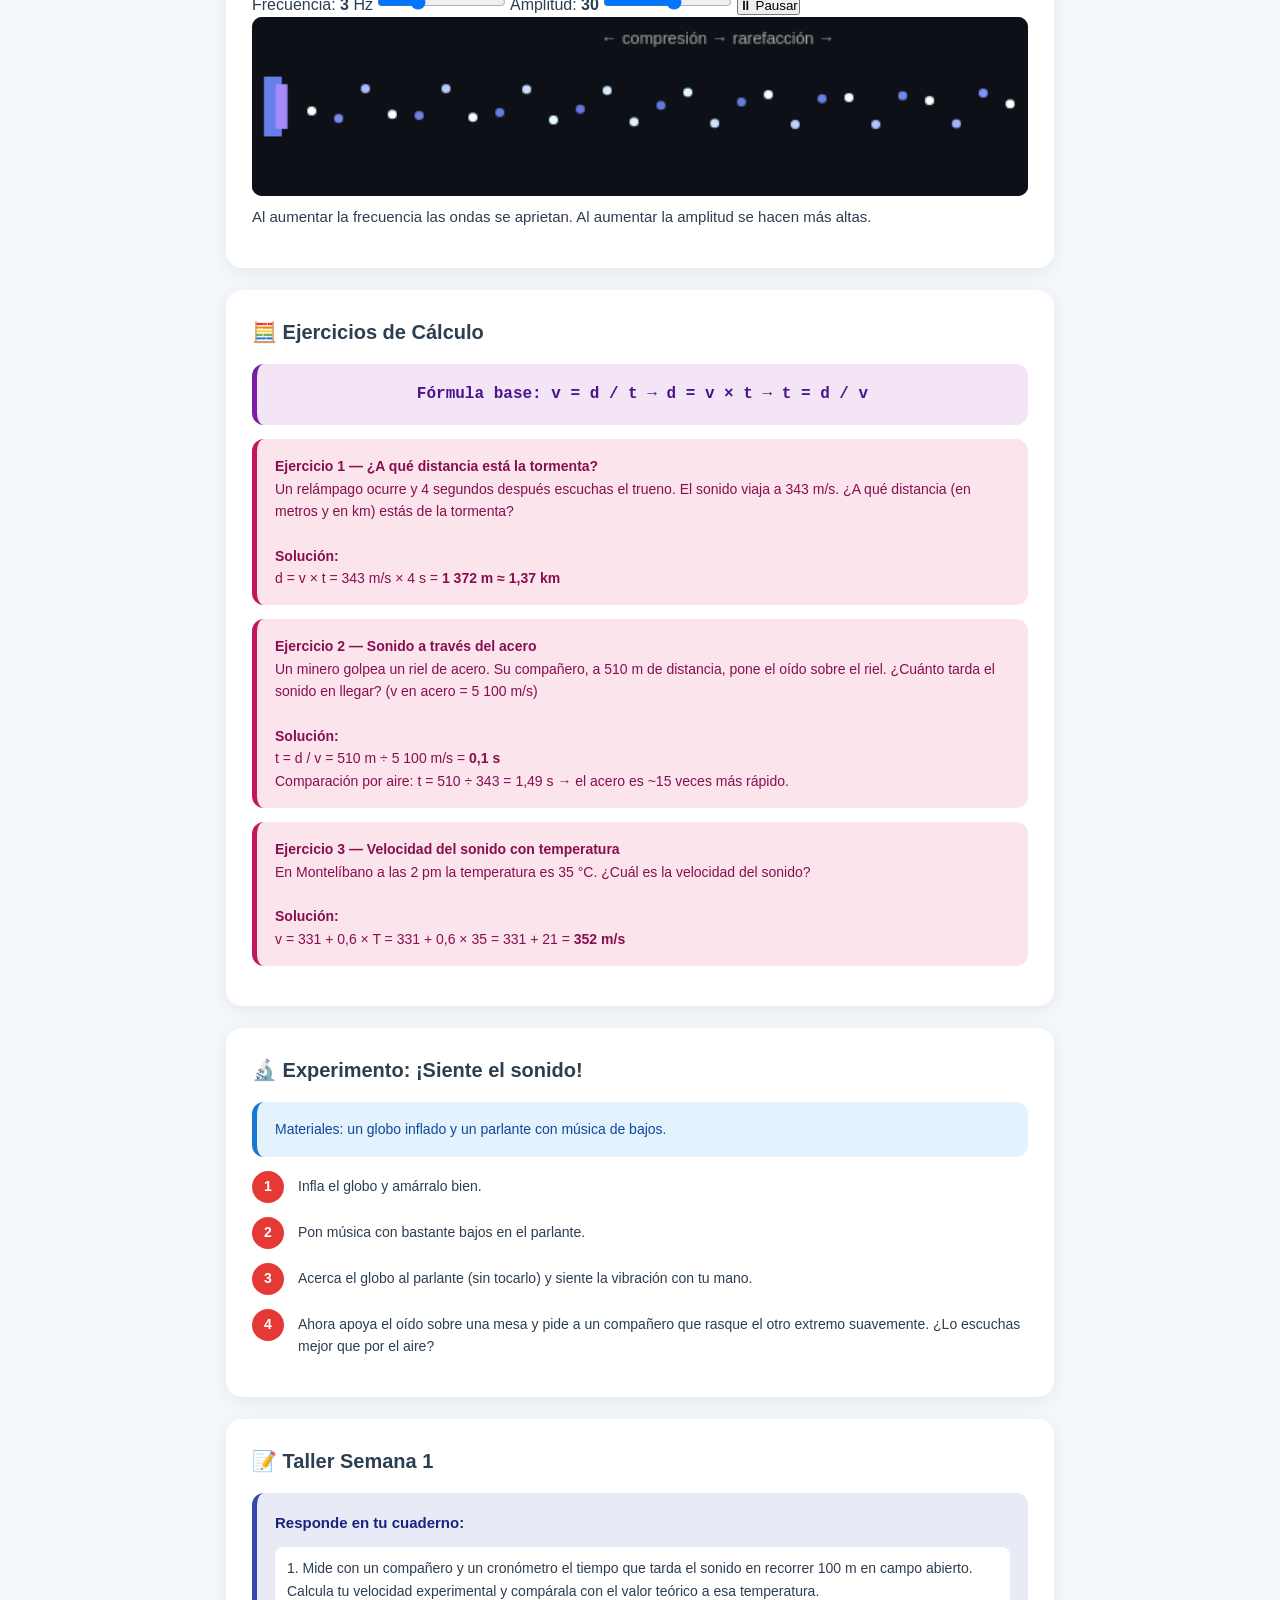
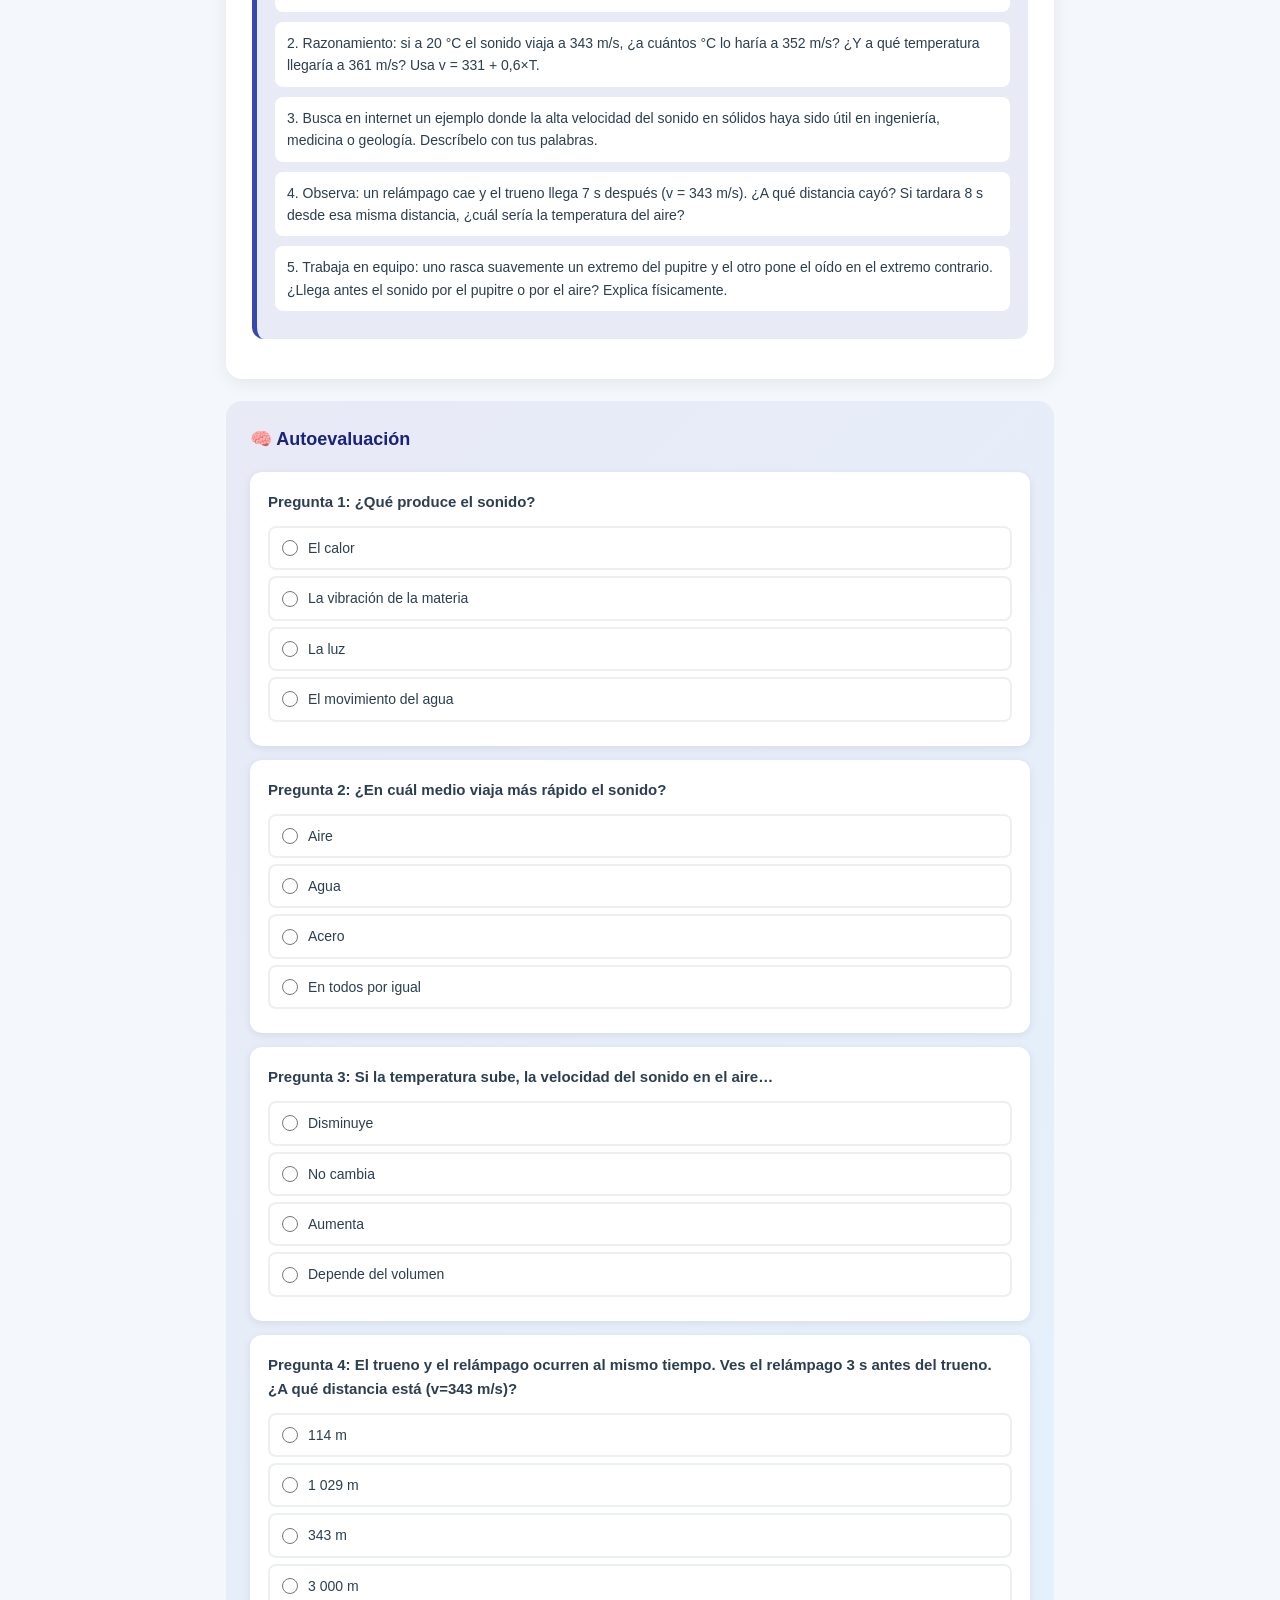
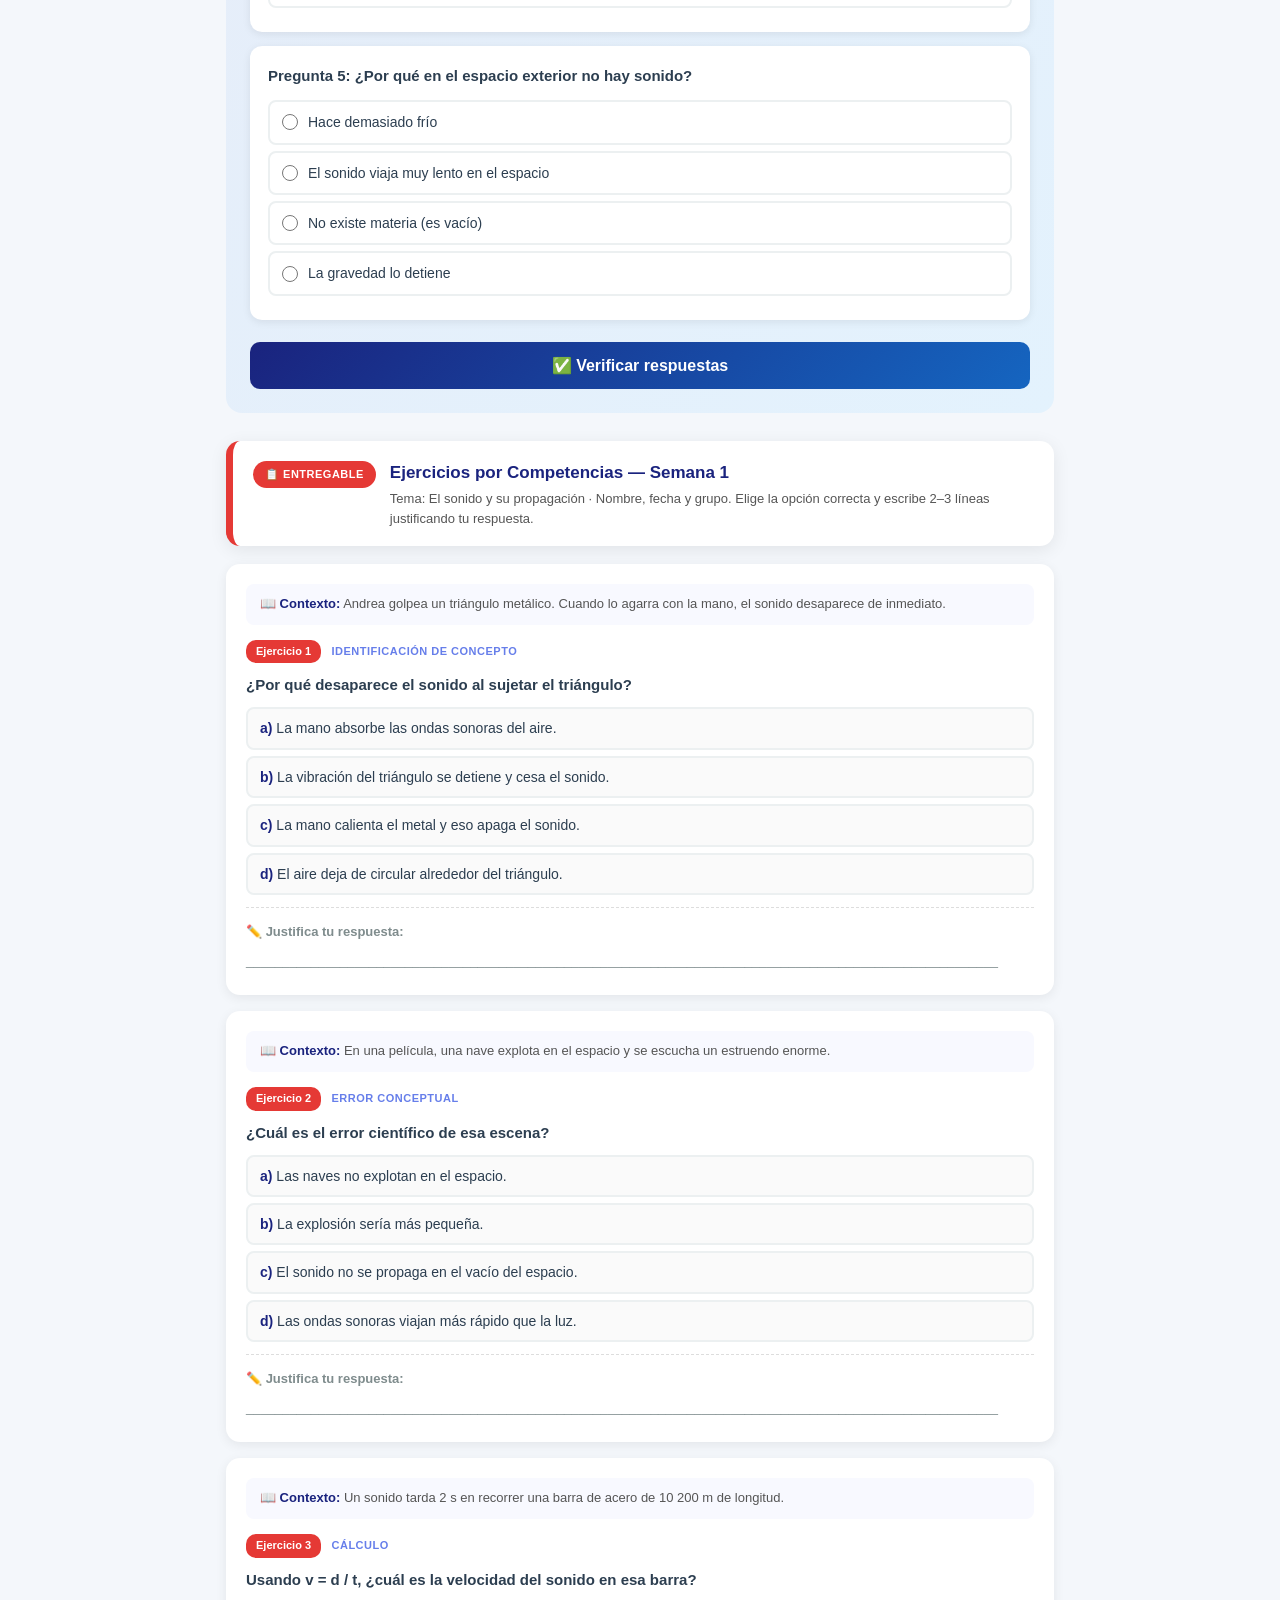
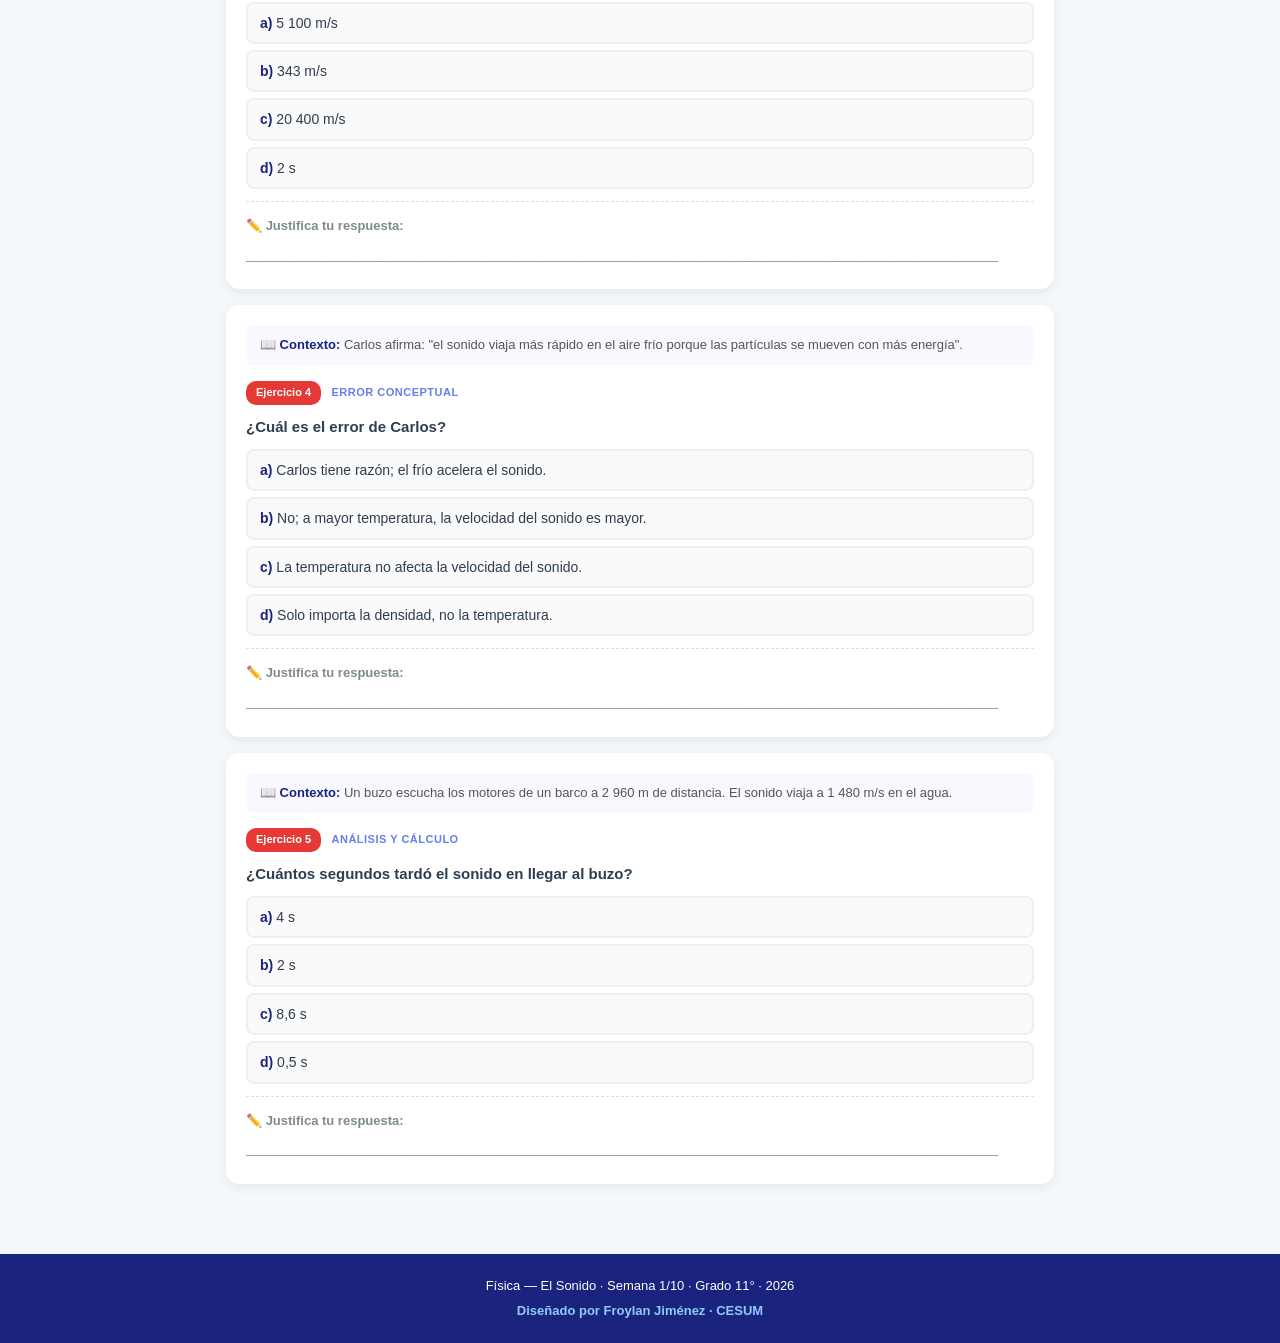
<file: semana1.html>
<!DOCTYPE html>
<html lang="es">
<head>
<meta charset="UTF-8">
<meta name="viewport" content="width=device-width, initial-scale=1.0">
<title>Semana 1: El sonido y su propagación | Física 11° CESUM</title>
<link rel="stylesheet" href="style.css">
</head>
<body>
<header class="site-header">
  <div class="logo-icon">🔊</div>
  <h1>El Sonido — Física Grado 11°</h1>
  <p class="subtitle">CONCENTRACIÓN EDUCATIVA DEL SUR DE MONTELÍBANO</p>
</header>
<nav class="main-nav">
  <a href="index.html" class="nav-back">🏠 Inicio</a>
  <a href="semana2.html" class="nav-back">Semana 2 ➡</a>
</nav>
<div class="container">
  <div class="week-progress">
    <span style="font-weight:700;color:#1565c0;font-size:13px">Semana 1/10</span>
    <div class="progress-bar"><div class="progress-fill" style="width:10%"></div></div>
    <span class="progress-text">10%</span>
  </div>
  <h2 style="font-size:clamp(20px,4vw,26px);font-weight:900;color:#e53935;margin-bottom:20px;border-left:6px solid #e53935;padding-left:14px">Semana 1: El sonido y su propagación</h2>

<div class="section">
  <div class="section-title">🔊 ¿Qué es el sonido?</div>
  <p>El sonido es una <strong>vibración mecánica</strong> que se transmite a través de la materia en forma de ondas longitudinales. Cuando un objeto vibra, comprime y expande las partículas del medio que lo rodea, propagando así la energía sonora.</p>
  <div class="box box-tip">💡 Sin vibración no hay sonido. Sin materia, el sonido no puede propagarse.</div>
  <ul>
    <li>🥁 Tambor golpeado → el parche vibra → mueve el aire</li>
    <li>🗣️ Tu voz → cuerdas vocales vibran → el aire lleva el sonido</li>
    <li>📱 Un parlante → el cono vibra → produce ondas en el aire</li>
  </ul>
  <div class="box box-warn">⚠️ En el espacio exterior no hay sonido: es vacío y el sonido necesita materia para viajar.</div>
</div>

<div class="section">
  <div class="section-title">🌊 ¿Cómo viaja el sonido? Medios de propagación</div>
  <p>El sonido puede propagarse en <strong>sólidos, líquidos y gases</strong>. La velocidad de propagación depende de la <em>elasticidad</em> y <em>densidad</em> del medio.</p>
  <div class="box box-info">ℹ️ Cuanto más rígido y menos denso es el medio, más rápido viaja el sonido.</div>
  <table style="width:100%;border-collapse:collapse;font-size:14px;margin:12px 0">
    <tr style="background:#e53935;color:white">
      <th style="padding:8px">Medio</th><th style="padding:8px">Velocidad aproximada</th><th style="padding:8px">Ejemplo</th>
    </tr>
    <tr style="background:#ffeaea"><td style="padding:8px">Aire (20 °C)</td><td style="padding:8px;font-weight:700">343 m/s</td><td style="padding:8px">Conversación</td></tr>
    <tr><td style="padding:8px">Agua (25 °C)</td><td style="padding:8px;font-weight:700">1 480 m/s</td><td style="padding:8px">Comunicación de ballenas</td></tr>
    <tr style="background:#ffeaea"><td style="padding:8px">Acero</td><td style="padding:8px;font-weight:700">5 100 m/s</td><td style="padding:8px">Rieles de tren</td></tr>
    <tr><td style="padding:8px">Madera (roble)</td><td style="padding:8px;font-weight:700">3 850 m/s</td><td style="padding:8px">Mesa de escritorio</td></tr>
  </table>
  <div class="box box-formula">v = d / t<br><span style="font-size:13px;font-weight:400">Velocidad (m/s) = Distancia (m) ÷ Tiempo (s)</span></div>
  <div class="box box-tip">💡 <strong>Corrección por temperatura:</strong> v = 331 + 0,6 × T (°C) → a 30 °C: v = 331 + 18 = <strong>349 m/s</strong></div>
</div>

<div class="section">
  <div class="section-title">🎮 Simulación: ondas de sonido</div>
  <div class="sim-wrap">
    <div class="sim-title">🎮 Vibración y propagación de ondas</div>
    <div class="sim-controls">
      <label>Frecuencia: <strong id="freqVal1">3</strong> Hz
        <input type="range" id="freq1" min="1" max="8" value="3" oninput="updateSim1()">
      </label>
      <label>Amplitud: <strong id="ampVal1">30</strong>
        <input type="range" id="amp1" min="5" max="50" value="30" oninput="updateSim1()">
      </label>
      <button class="sim-btn" id="btnSim1" onclick="toggleSim1()">⏸ Pausar</button>
    </div>
    <canvas id="canvas1" width="520" height="120" style="width:100%;background:#0d1117;border-radius:10px"></canvas>
    <p class="sim-hint">Al aumentar la frecuencia las ondas se aprietan. Al aumentar la amplitud se hacen más altas.</p>
    <script>
    (function(){
      const c=document.getElementById('canvas1'),ctx=c.getContext('2d');
      let f=3,a=30,t=0,running=true;
      function draw(){
        const W=c.width,H=c.height;
        ctx.fillStyle='#0d1117';ctx.fillRect(0,0,W,H);
        ctx.fillStyle='#667eea';ctx.fillRect(8,H/2-20,12,40);
        const off=Math.sin(t*f*0.05)*a*0.3;
        ctx.fillStyle='#a78bfa';ctx.fillRect(18+off,H/2-15,8,30);
        for(let x=40;x<W;x+=18){
          const wave=Math.sin((x-40)*f*0.04-t*f*0.05)*a*0.4;
          const density=Math.cos((x-40)*f*0.04-t*f*0.05);
          const bright=Math.round(100+density*80);
          ctx.beginPath();ctx.arc(x,H/2+wave,3,0,Math.PI*2);
          ctx.fillStyle=`rgb(${bright+80},${bright+100},${bright+200})`;ctx.fill();
        }
        ctx.fillStyle='#aaa';ctx.font='11px sans-serif';
        ctx.fillText('← compresión → rarefacción →',W*0.45,18);
        if(running){t++;requestAnimationFrame(draw);}
      }
      window.toggleSim1=function(){
        running=!running;
        document.getElementById('btnSim1').textContent=running?'⏸ Pausar':'▶ Reanudar';
        if(running)draw();
      };
      window.updateSim1=function(){
        f=+document.getElementById('freq1').value;
        a=+document.getElementById('amp1').value;
        document.getElementById('freqVal1').textContent=f;
        document.getElementById('ampVal1').textContent=a;
      };
      draw();
    })();
    </script>
  </div>
</div>

<div class="section">
  <div class="section-title">🧮 Ejercicios de Cálculo</div>
  <div class="box box-formula" style="margin-bottom:12px">Fórmula base: v = d / t → d = v × t → t = d / v</div>

  <div class="box box-example">
    <strong>Ejercicio 1 — ¿A qué distancia está la tormenta?</strong><br>
    Un relámpago ocurre y 4 segundos después escuchas el trueno. El sonido viaja a 343 m/s. ¿A qué distancia (en metros y en km) estás de la tormenta?<br><br>
    <strong>Solución:</strong><br>
    d = v × t = 343 m/s × 4 s = <strong>1 372 m ≈ 1,37 km</strong>
  </div>

  <div class="box box-example">
    <strong>Ejercicio 2 — Sonido a través del acero</strong><br>
    Un minero golpea un riel de acero. Su compañero, a 510 m de distancia, pone el oído sobre el riel. ¿Cuánto tarda el sonido en llegar? (v en acero = 5 100 m/s)<br><br>
    <strong>Solución:</strong><br>
    t = d / v = 510 m ÷ 5 100 m/s = <strong>0,1 s</strong><br>
    Comparación por aire: t = 510 ÷ 343 = 1,49 s → el acero es ~15 veces más rápido.
  </div>

  <div class="box box-example">
    <strong>Ejercicio 3 — Velocidad del sonido con temperatura</strong><br>
    En Montelíbano a las 2 pm la temperatura es 35 °C. ¿Cuál es la velocidad del sonido?<br><br>
    <strong>Solución:</strong><br>
    v = 331 + 0,6 × T = 331 + 0,6 × 35 = 331 + 21 = <strong>352 m/s</strong>
  </div>
</div>

<div class="section">
  <div class="section-title">🔬 Experimento: ¡Siente el sonido!</div>
  <div class="box box-info">Materiales: un globo inflado y un parlante con música de bajos.</div>
  <div class="steps">
    <div class="step"><div class="step-num" style="background:#e53935">1</div><div class="step-text">Infla el globo y amárralo bien.</div></div>
    <div class="step"><div class="step-num" style="background:#e53935">2</div><div class="step-text">Pon música con bastante bajos en el parlante.</div></div>
    <div class="step"><div class="step-num" style="background:#e53935">3</div><div class="step-text">Acerca el globo al parlante (sin tocarlo) y siente la vibración con tu mano.</div></div>
    <div class="step"><div class="step-num" style="background:#e53935">4</div><div class="step-text">Ahora apoya el oído sobre una mesa y pide a un compañero que rasque el otro extremo suavemente. ¿Lo escuchas mejor que por el aire?</div></div>
  </div>
</div>

<div class="section">
  <div class="section-title">📝 Taller Semana 1</div>
  <!-- 🔐 Las iniciales de cada pregunta de este taller ocultan algo. -->
  <div class="taller">
    <div class="taller-title">Responde en tu cuaderno:</div>
    <div class="taller-item">1. Mide con un compañero y un cronómetro el tiempo que tarda el sonido en recorrer 100 m en campo abierto. Calcula tu velocidad experimental y compárala con el valor teórico a esa temperatura.</div>
    <div class="taller-item">2. Razonamiento: si a 20 °C el sonido viaja a 343 m/s, ¿a cuántos °C lo haría a 352 m/s? ¿Y a qué temperatura llegaría a 361 m/s? Usa v = 331 + 0,6×T.</div>
    <div class="taller-item">3. Busca en internet un ejemplo donde la alta velocidad del sonido en sólidos haya sido útil en ingeniería, medicina o geología. Descríbelo con tus palabras.</div>
    <div class="taller-item">4. Observa: un relámpago cae y el trueno llega 7 s después (v = 343 m/s). ¿A qué distancia cayó? Si tardara 8 s desde esa misma distancia, ¿cuál sería la temperatura del aire?</div>
    <div class="taller-item">5. Trabaja en equipo: uno rasca suavemente un extremo del pupitre y el otro pone el oído en el extremo contrario. ¿Llega antes el sonido por el pupitre o por el aire? Explica físicamente.</div>
  </div>
</div>

<div class="quiz-section">
  <div class="quiz-title">🧠 Autoevaluación</div>
  <div class="quiz-question"><div class="quiz-q-text">Pregunta 1: ¿Qué produce el sonido?</div><div class="quiz-options">
    <label data-q="s1_1" data-val="a"><input type="radio" name="qs1_1" value="a"> El calor</label>
    <label data-q="s1_1" data-val="b"><input type="radio" name="qs1_1" value="b"> La vibración de la materia</label>
    <label data-q="s1_1" data-val="c"><input type="radio" name="qs1_1" value="c"> La luz</label>
    <label data-q="s1_1" data-val="d"><input type="radio" name="qs1_1" value="d"> El movimiento del agua</label>
  </div><div class="quiz-feedback" id="fbs1_1"></div></div>
  <div class="quiz-question"><div class="quiz-q-text">Pregunta 2: ¿En cuál medio viaja más rápido el sonido?</div><div class="quiz-options">
    <label data-q="s1_2" data-val="a"><input type="radio" name="qs1_2" value="a"> Aire</label>
    <label data-q="s1_2" data-val="b"><input type="radio" name="qs1_2" value="b"> Agua</label>
    <label data-q="s1_2" data-val="c"><input type="radio" name="qs1_2" value="c"> Acero</label>
    <label data-q="s1_2" data-val="d"><input type="radio" name="qs1_2" value="d"> En todos por igual</label>
  </div><div class="quiz-feedback" id="fbs1_2"></div></div>
  <div class="quiz-question"><div class="quiz-q-text">Pregunta 3: Si la temperatura sube, la velocidad del sonido en el aire…</div><div class="quiz-options">
    <label data-q="s1_3" data-val="a"><input type="radio" name="qs1_3" value="a"> Disminuye</label>
    <label data-q="s1_3" data-val="b"><input type="radio" name="qs1_3" value="b"> No cambia</label>
    <label data-q="s1_3" data-val="c"><input type="radio" name="qs1_3" value="c"> Aumenta</label>
    <label data-q="s1_3" data-val="d"><input type="radio" name="qs1_3" value="d"> Depende del volumen</label>
  </div><div class="quiz-feedback" id="fbs1_3"></div></div>
  <div class="quiz-question"><div class="quiz-q-text">Pregunta 4: El trueno y el relámpago ocurren al mismo tiempo. Ves el relámpago 3 s antes del trueno. ¿A qué distancia está (v=343 m/s)?</div><div class="quiz-options">
    <label data-q="s1_4" data-val="a"><input type="radio" name="qs1_4" value="a"> 114 m</label>
    <label data-q="s1_4" data-val="b"><input type="radio" name="qs1_4" value="b"> 1 029 m</label>
    <label data-q="s1_4" data-val="c"><input type="radio" name="qs1_4" value="c"> 343 m</label>
    <label data-q="s1_4" data-val="d"><input type="radio" name="qs1_4" value="d"> 3 000 m</label>
  </div><div class="quiz-feedback" id="fbs1_4"></div></div>
  <div class="quiz-question"><div class="quiz-q-text">Pregunta 5: ¿Por qué en el espacio exterior no hay sonido?</div><div class="quiz-options">
    <label data-q="s1_5" data-val="a"><input type="radio" name="qs1_5" value="a"> Hace demasiado frío</label>
    <label data-q="s1_5" data-val="b"><input type="radio" name="qs1_5" value="b"> El sonido viaja muy lento en el espacio</label>
    <label data-q="s1_5" data-val="c"><input type="radio" name="qs1_5" value="c"> No existe materia (es vacío)</label>
    <label data-q="s1_5" data-val="d"><input type="radio" name="qs1_5" value="d"> La gravedad lo detiene</label>
  </div><div class="quiz-feedback" id="fbs1_5"></div></div>
  <button class="quiz-btn" onclick="checkQuiz('s1',['b','c','c','b','c'])">✅ Verificar respuestas</button>
  <div class="quiz-result" id="quiz-result-s1"></div>
</div>

<div class="comp-section">
  <div class="comp-banner" style="border-color:#e53935">
    <span class="comp-badge-entregable">📋 ENTREGABLE</span>
    <div>
      <div class="comp-section-title">Ejercicios por Competencias — Semana 1</div>
      <div class="comp-section-sub">Tema: El sonido y su propagación · Nombre, fecha y grupo. Elige la opción correcta y escribe 2–3 líneas justificando tu respuesta.</div>
    </div>
  </div>
  <div class="comp-item">
    <div class="comp-ctx"><span class="comp-ctx-label">📖 Contexto:</span> Andrea golpea un triángulo metálico. Cuando lo agarra con la mano, el sonido desaparece de inmediato.</div>
    <div class="comp-q">
      <span class="comp-num" style="background:#e53935">Ejercicio 1</span>
      <span class="comp-tipo">Identificación de concepto</span>
      <p style="margin:10px 0;font-size:15px;font-weight:600">¿Por qué desaparece el sonido al sujetar el triángulo?</p>
      <div class="comp-opciones">
        <div class="comp-opcion"><span class="comp-letra">a) </span>La mano absorbe las ondas sonoras del aire.</div>
        <div class="comp-opcion"><span class="comp-letra">b) </span>La vibración del triángulo se detiene y cesa el sonido.</div>
        <div class="comp-opcion"><span class="comp-letra">c) </span>La mano calienta el metal y eso apaga el sonido.</div>
        <div class="comp-opcion"><span class="comp-letra">d) </span>El aire deja de circular alrededor del triángulo.</div>
      </div>
    </div>
    <div class="comp-justifica">✏️ <strong>Justifica tu respuesta:</strong> ________________________________________________________________________________________________________</div>
  </div>
  <div class="comp-item">
    <div class="comp-ctx"><span class="comp-ctx-label">📖 Contexto:</span> En una película, una nave explota en el espacio y se escucha un estruendo enorme.</div>
    <div class="comp-q">
      <span class="comp-num" style="background:#e53935">Ejercicio 2</span>
      <span class="comp-tipo">Error conceptual</span>
      <p style="margin:10px 0;font-size:15px;font-weight:600">¿Cuál es el error científico de esa escena?</p>
      <div class="comp-opciones">
        <div class="comp-opcion"><span class="comp-letra">a) </span>Las naves no explotan en el espacio.</div>
        <div class="comp-opcion"><span class="comp-letra">b) </span>La explosión sería más pequeña.</div>
        <div class="comp-opcion"><span class="comp-letra">c) </span>El sonido no se propaga en el vacío del espacio.</div>
        <div class="comp-opcion"><span class="comp-letra">d) </span>Las ondas sonoras viajan más rápido que la luz.</div>
      </div>
    </div>
    <div class="comp-justifica">✏️ <strong>Justifica tu respuesta:</strong> ________________________________________________________________________________________________________</div>
  </div>
  <div class="comp-item">
    <div class="comp-ctx"><span class="comp-ctx-label">📖 Contexto:</span> Un sonido tarda 2 s en recorrer una barra de acero de 10 200 m de longitud.</div>
    <div class="comp-q">
      <span class="comp-num" style="background:#e53935">Ejercicio 3</span>
      <span class="comp-tipo">Cálculo</span>
      <p style="margin:10px 0;font-size:15px;font-weight:600">Usando v = d / t, ¿cuál es la velocidad del sonido en esa barra?</p>
      <div class="comp-opciones">
        <div class="comp-opcion"><span class="comp-letra">a) </span>5 100 m/s</div>
        <div class="comp-opcion"><span class="comp-letra">b) </span>343 m/s</div>
        <div class="comp-opcion"><span class="comp-letra">c) </span>20 400 m/s</div>
        <div class="comp-opcion"><span class="comp-letra">d) </span>2 s</div>
      </div>
    </div>
    <div class="comp-justifica">✏️ <strong>Justifica tu respuesta:</strong> ________________________________________________________________________________________________________</div>
  </div>
  <div class="comp-item">
    <div class="comp-ctx"><span class="comp-ctx-label">📖 Contexto:</span> Carlos afirma: "el sonido viaja más rápido en el aire frío porque las partículas se mueven con más energía".</div>
    <div class="comp-q">
      <span class="comp-num" style="background:#e53935">Ejercicio 4</span>
      <span class="comp-tipo">Error conceptual</span>
      <p style="margin:10px 0;font-size:15px;font-weight:600">¿Cuál es el error de Carlos?</p>
      <div class="comp-opciones">
        <div class="comp-opcion"><span class="comp-letra">a) </span>Carlos tiene razón; el frío acelera el sonido.</div>
        <div class="comp-opcion"><span class="comp-letra">b) </span>No; a mayor temperatura, la velocidad del sonido es mayor.</div>
        <div class="comp-opcion"><span class="comp-letra">c) </span>La temperatura no afecta la velocidad del sonido.</div>
        <div class="comp-opcion"><span class="comp-letra">d) </span>Solo importa la densidad, no la temperatura.</div>
      </div>
    </div>
    <div class="comp-justifica">✏️ <strong>Justifica tu respuesta:</strong> ________________________________________________________________________________________________________</div>
  </div>
  <div class="comp-item">
    <div class="comp-ctx"><span class="comp-ctx-label">📖 Contexto:</span> Un buzo escucha los motores de un barco a 2 960 m de distancia. El sonido viaja a 1 480 m/s en el agua.</div>
    <div class="comp-q">
      <span class="comp-num" style="background:#e53935">Ejercicio 5</span>
      <span class="comp-tipo">Análisis y cálculo</span>
      <p style="margin:10px 0;font-size:15px;font-weight:600">¿Cuántos segundos tardó el sonido en llegar al buzo?</p>
      <div class="comp-opciones">
        <div class="comp-opcion"><span class="comp-letra">a) </span>4 s</div>
        <div class="comp-opcion"><span class="comp-letra">b) </span>2 s</div>
        <div class="comp-opcion"><span class="comp-letra">c) </span>8,6 s</div>
        <div class="comp-opcion"><span class="comp-letra">d) </span>0,5 s</div>
      </div>
    </div>
    <div class="comp-justifica">✏️ <strong>Justifica tu respuesta:</strong> ________________________________________________________________________________________________________</div>
  </div>
</div>

</div>
<footer class="site-footer">
  Física — El Sonido · Semana 1/10 · Grado 11° · 2026
  <div class="creditos">Diseñado por Froylan Jiménez · CESUM</div>
</footer>

<script src="quiz.js"></script>
</body>
</html>
</file>
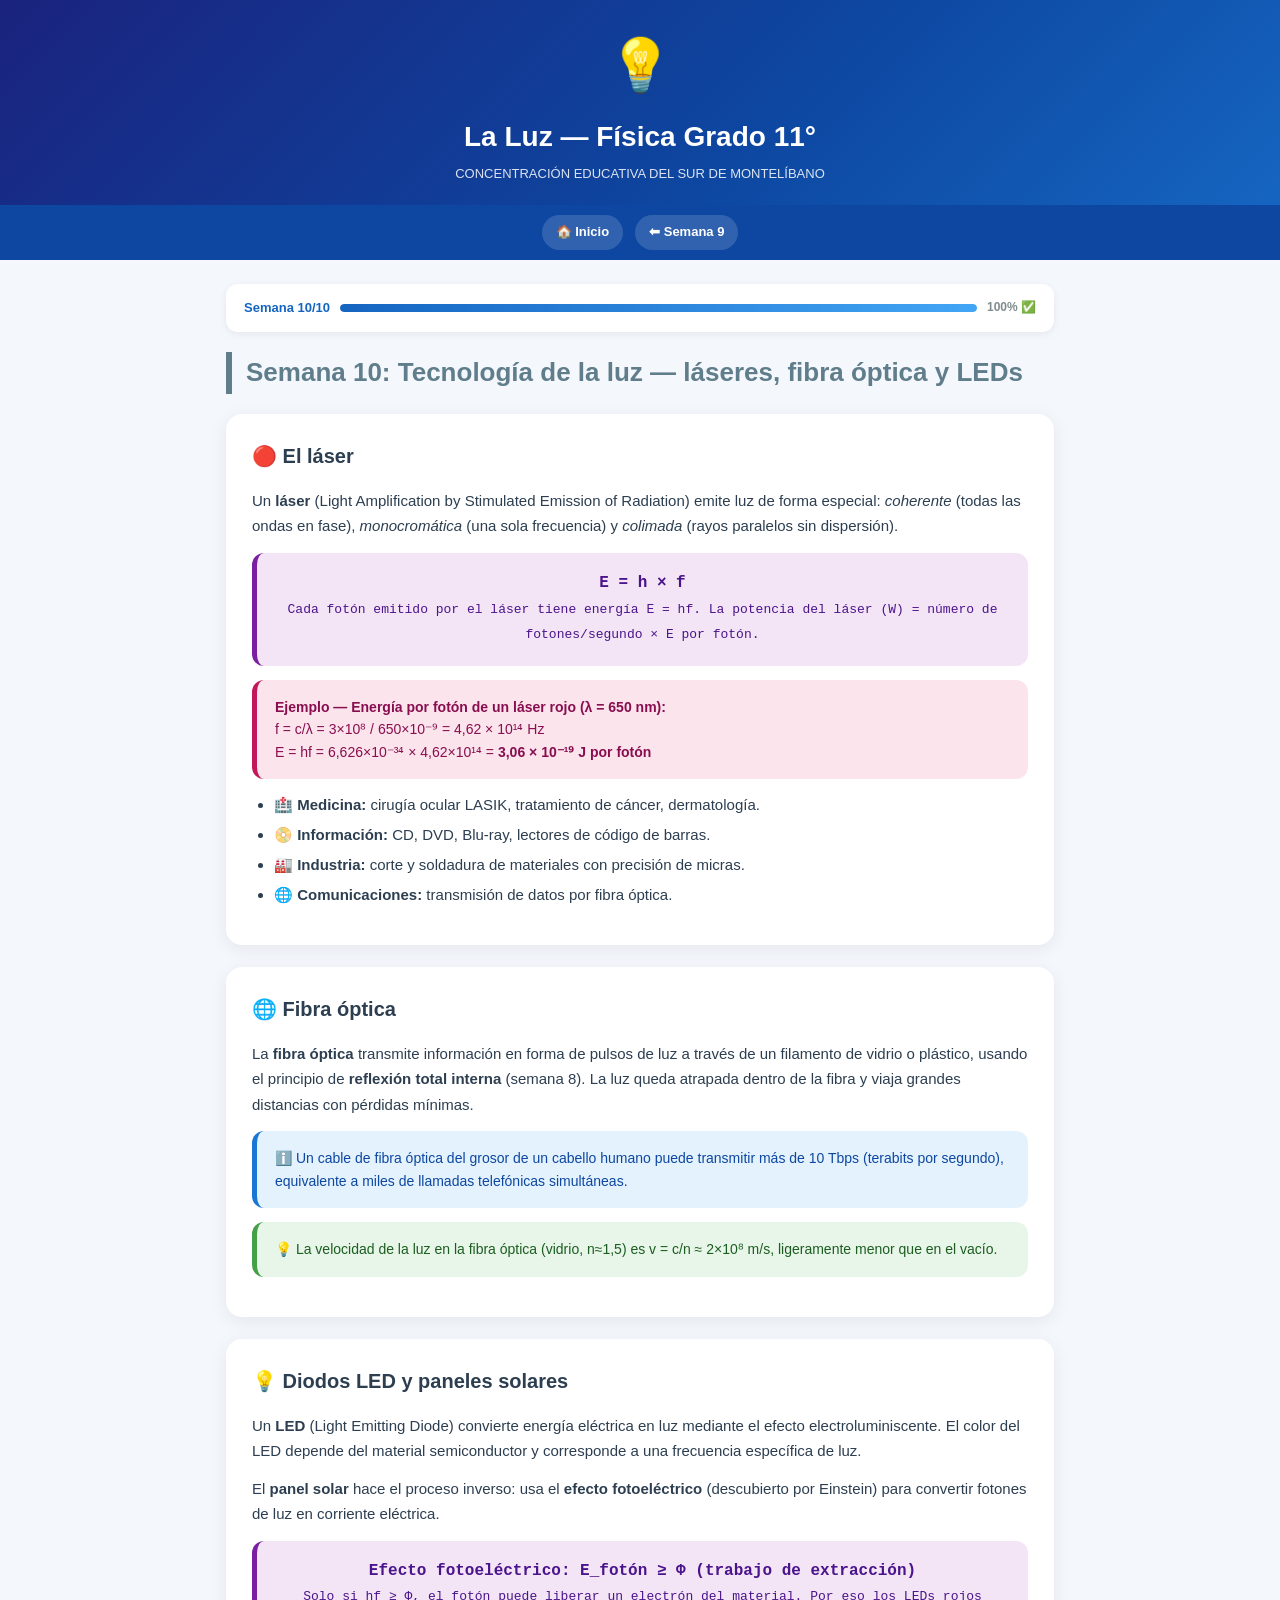
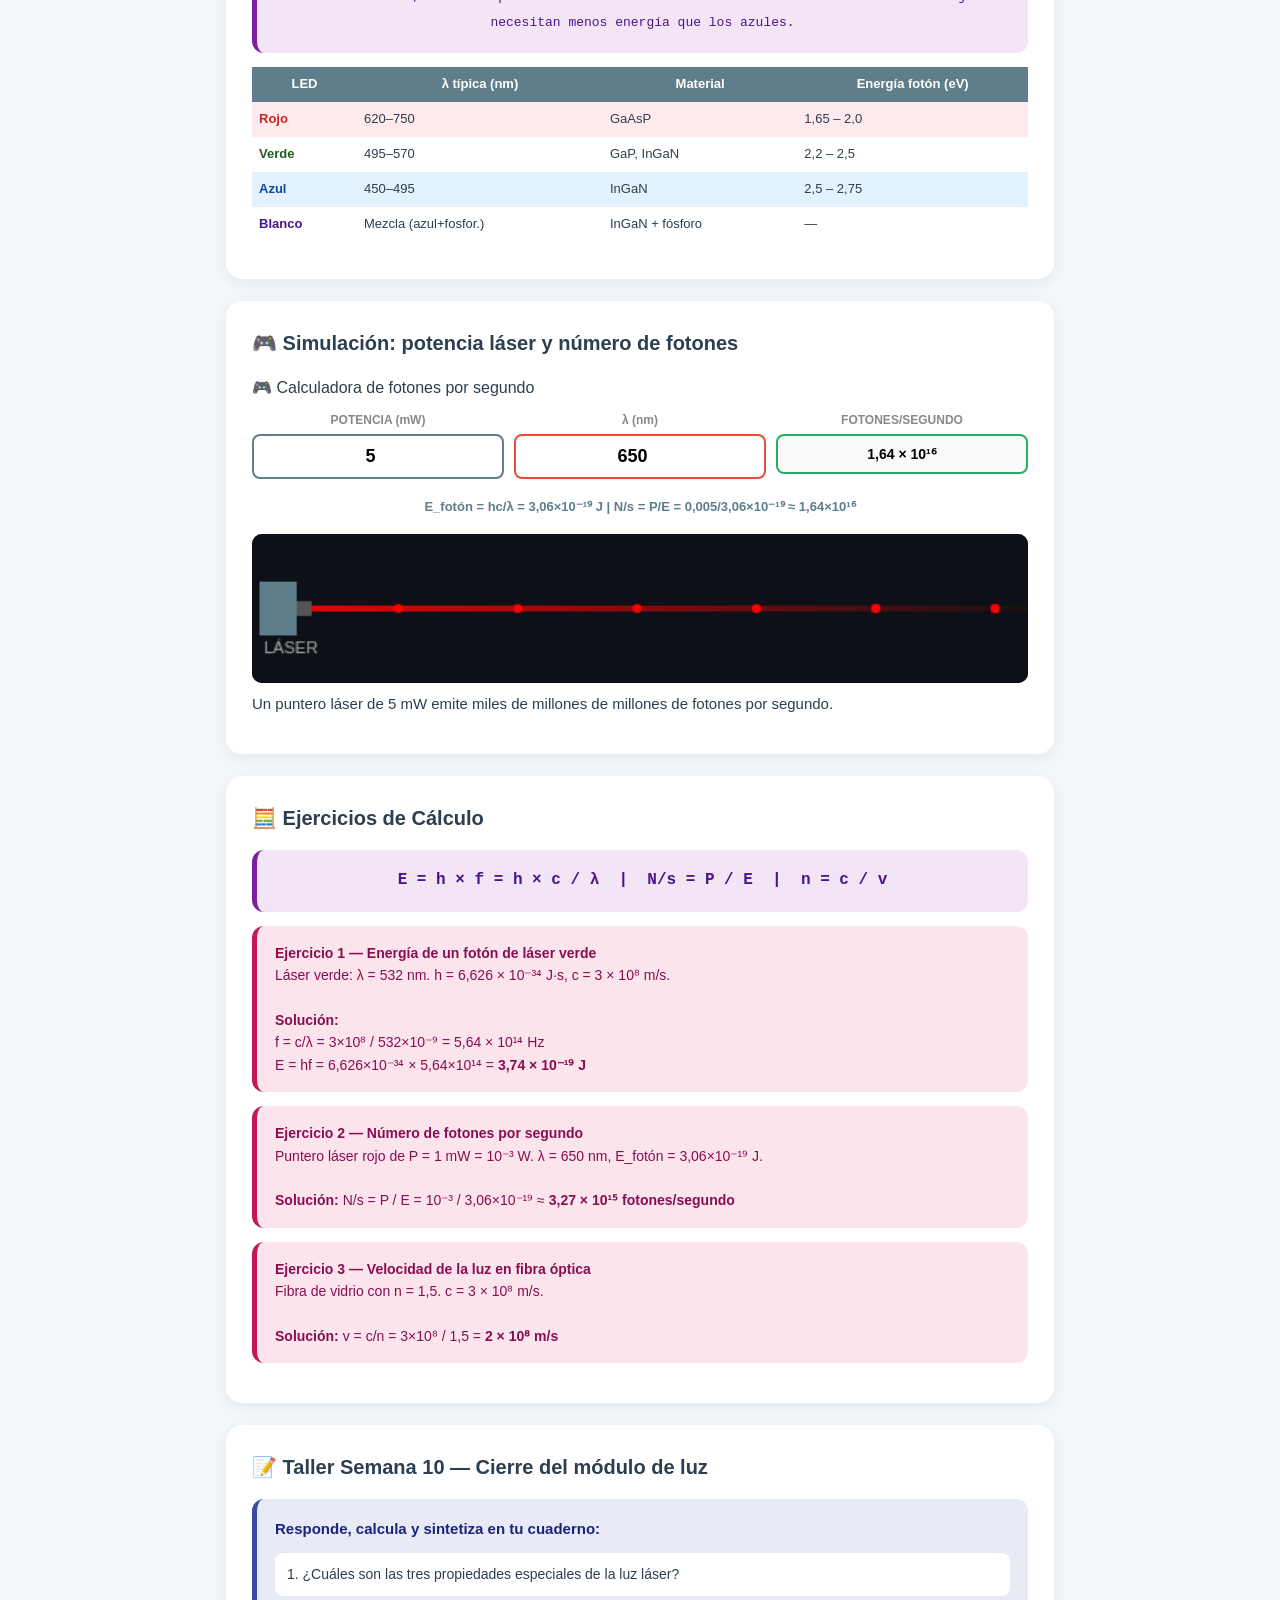
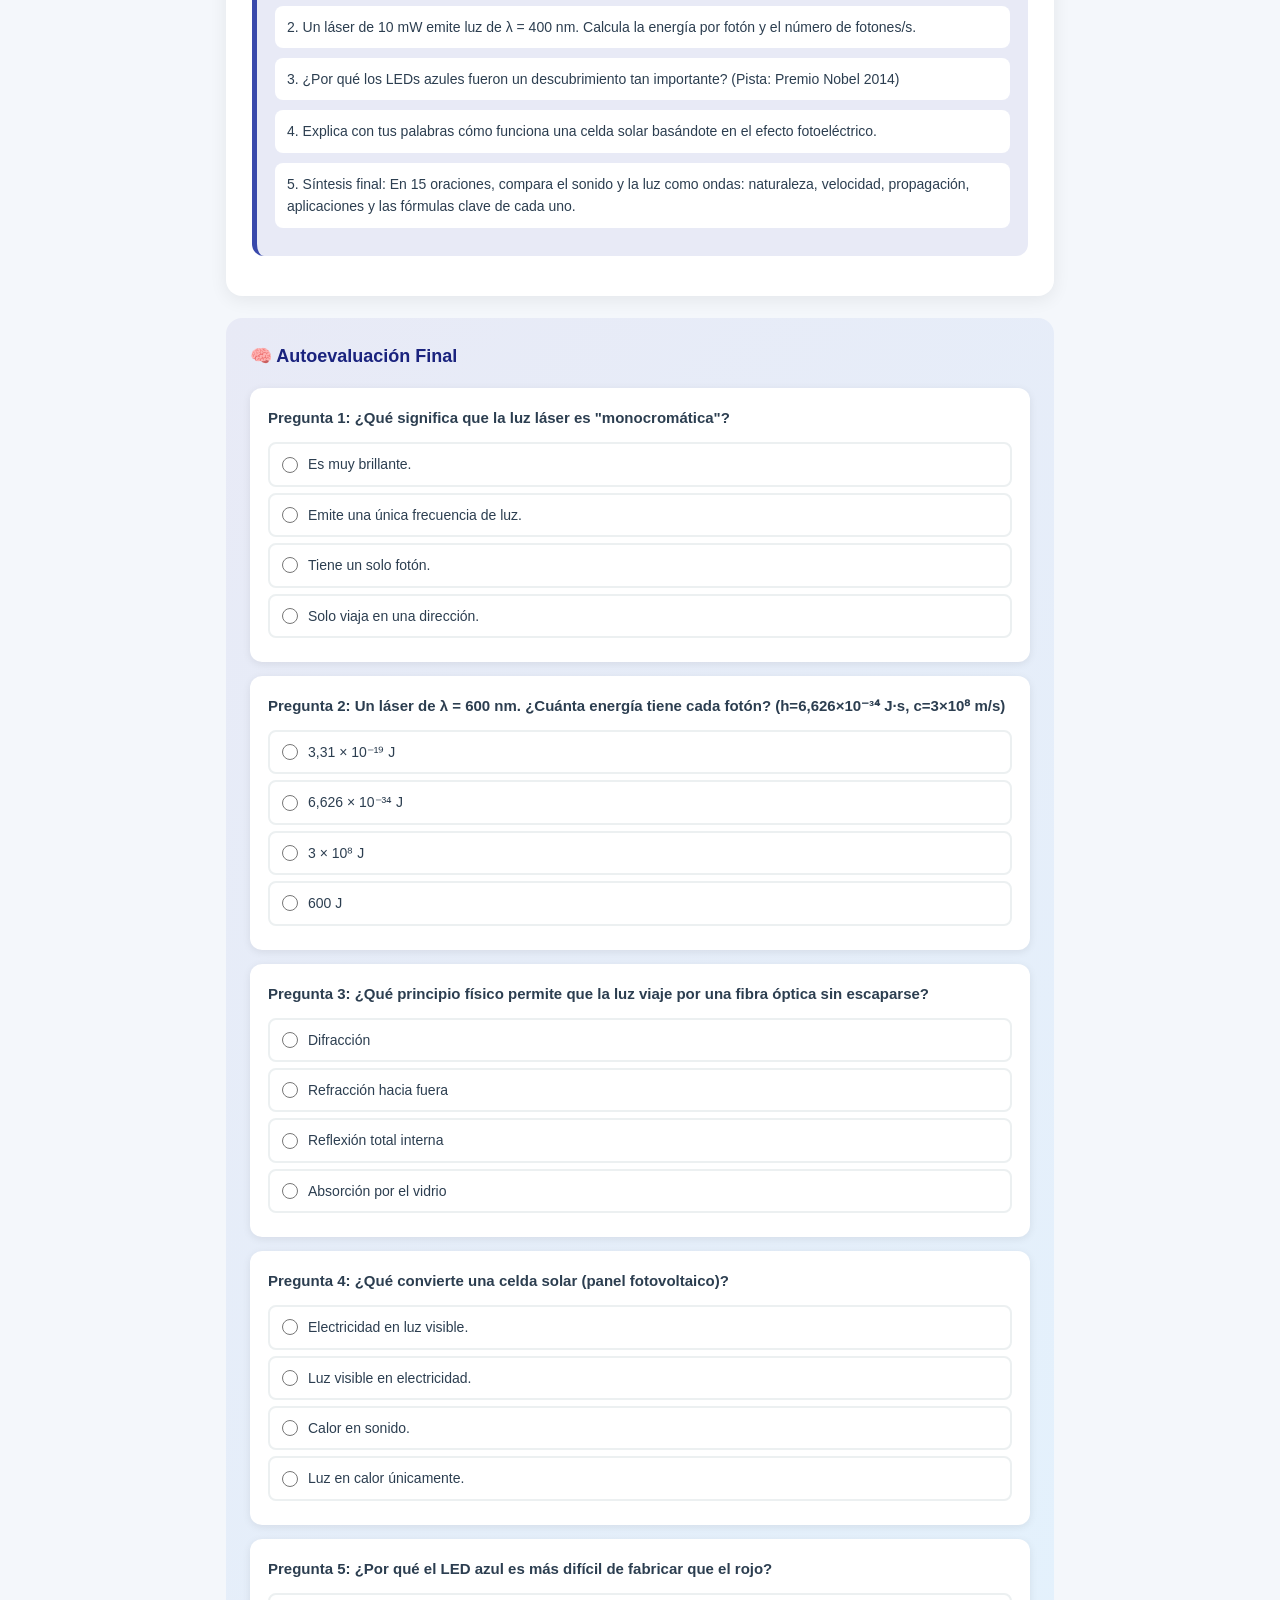
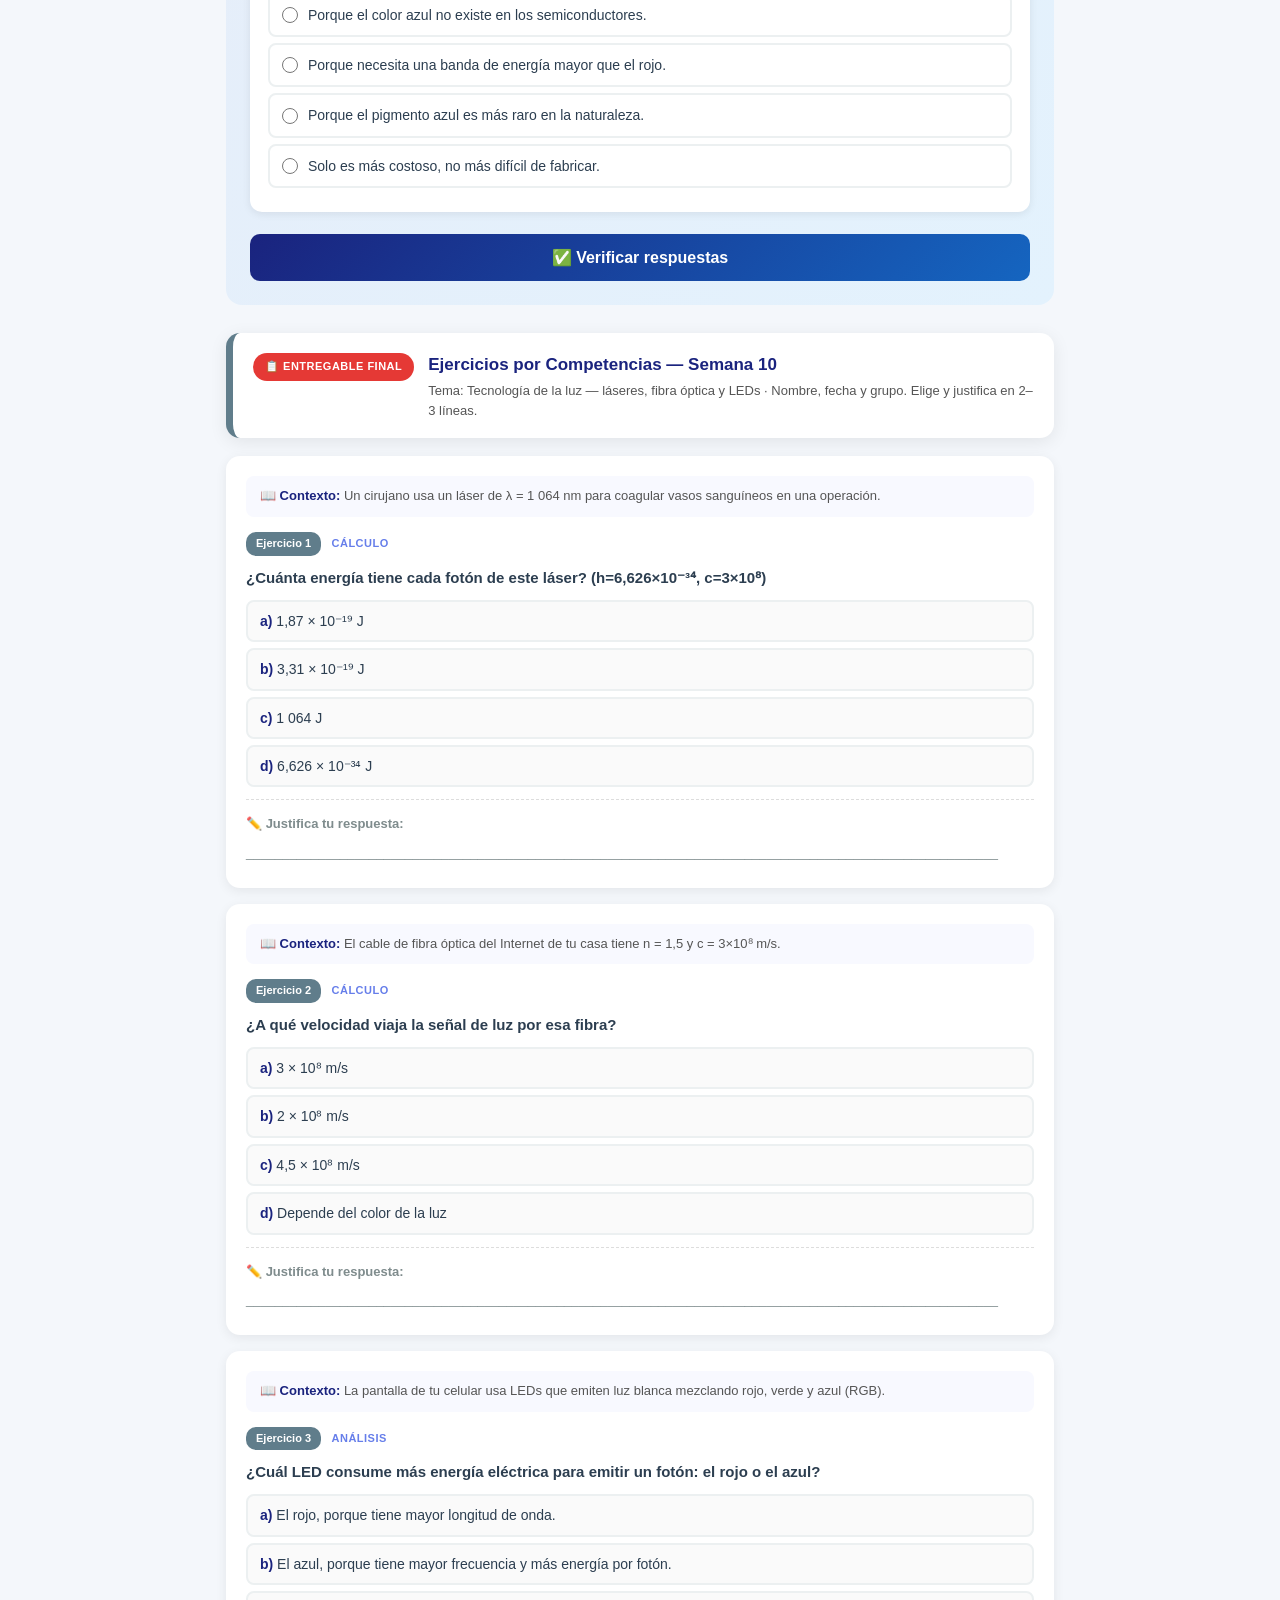
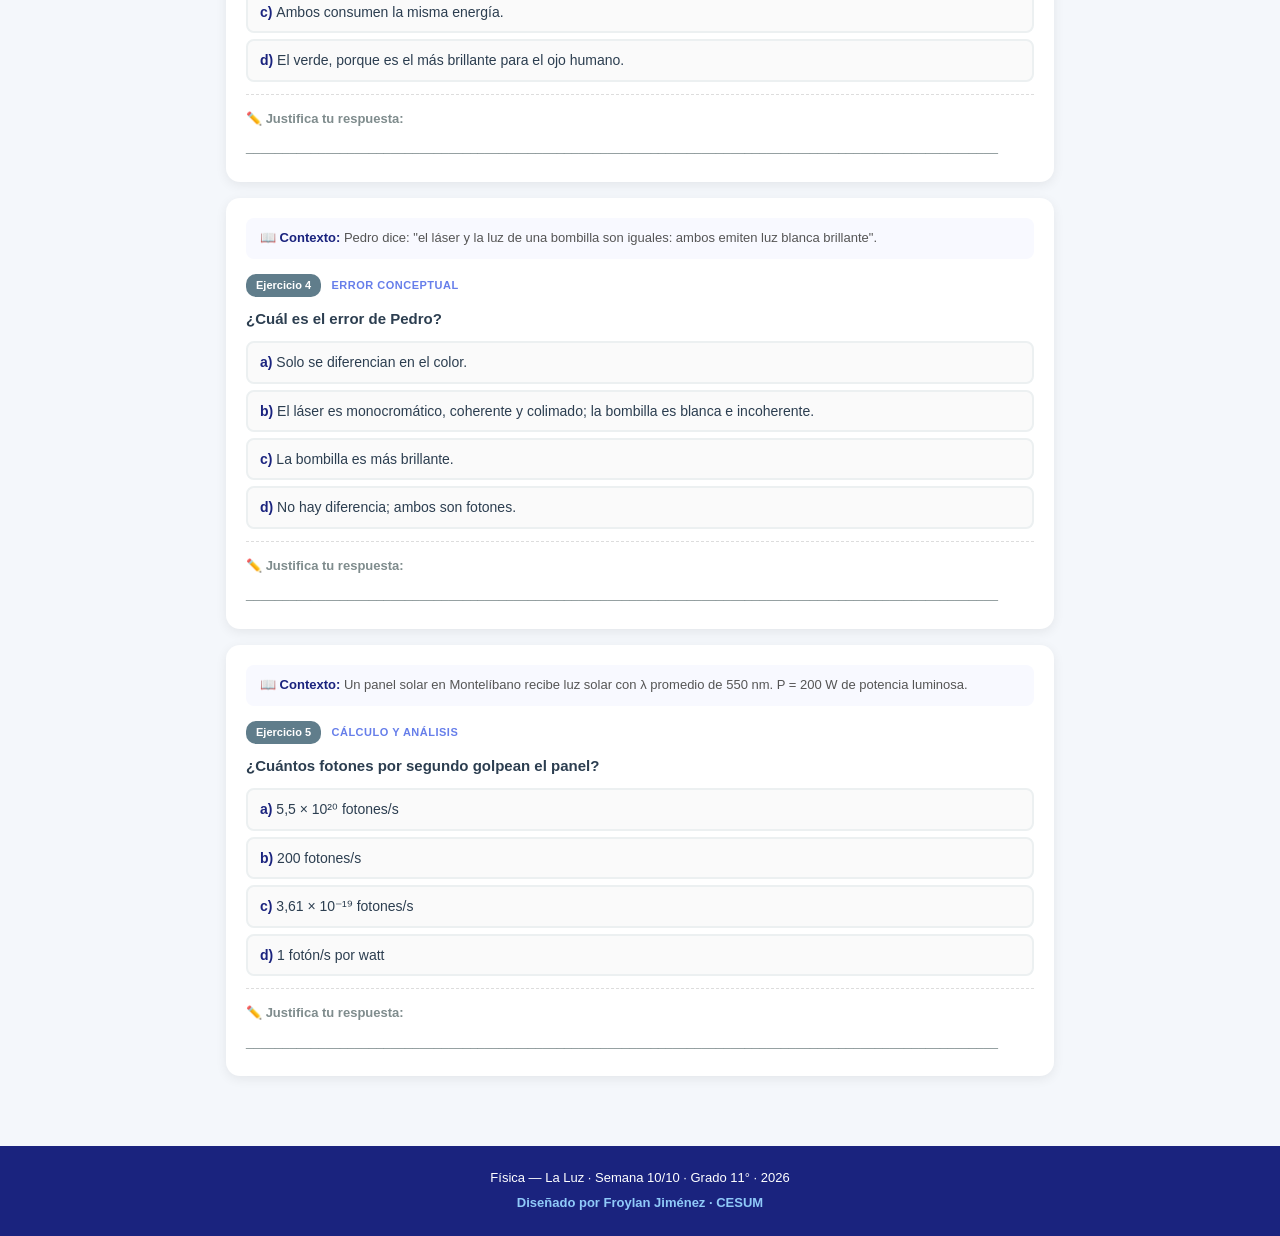
<file: semana10.html>
<!DOCTYPE html>
<html lang="es">
<head>
<meta charset="UTF-8">
<meta name="viewport" content="width=device-width, initial-scale=1.0">
<title>Semana 10: Tecnología de la luz | Física 11° CESUM</title>
<link rel="stylesheet" href="style.css">
</head>
<body>
<header class="site-header">
  <div class="logo-icon">💡</div>
  <h1>La Luz — Física Grado 11°</h1>
  <p class="subtitle">CONCENTRACIÓN EDUCATIVA DEL SUR DE MONTELÍBANO</p>
</header>
<nav class="main-nav">
  <a href="index.html" class="nav-back">🏠 Inicio</a>
  <a href="semana9.html" class="nav-back">⬅ Semana 9</a>
</nav>
<div class="container">
  <div class="week-progress">
    <span style="font-weight:700;color:#1565c0;font-size:13px">Semana 10/10</span>
    <div class="progress-bar"><div class="progress-fill" style="width:100%"></div></div>
    <span class="progress-text">100% ✅</span>
  </div>
  <h2 style="font-size:clamp(20px,4vw,26px);font-weight:900;color:#607d8b;margin-bottom:20px;border-left:6px solid #607d8b;padding-left:14px">Semana 10: Tecnología de la luz — láseres, fibra óptica y LEDs</h2>

<div class="section">
  <div class="section-title">🔴 El láser</div>
  <p>Un <strong>láser</strong> (Light Amplification by Stimulated Emission of Radiation) emite luz de forma especial: <em>coherente</em> (todas las ondas en fase), <em>monocromática</em> (una sola frecuencia) y <em>colimada</em> (rayos paralelos sin dispersión).</p>
  <div class="box box-formula">E = h × f<br>
  <span style="font-size:13px;font-weight:400">Cada fotón emitido por el láser tiene energía E = hf. La potencia del láser (W) = número de fotones/segundo × E por fotón.</span>
  </div>
  <div class="box box-example">
    <strong>Ejemplo — Energía por fotón de un láser rojo (λ = 650 nm):</strong><br>
    f = c/λ = 3×10⁸ / 650×10⁻⁹ = 4,62 × 10¹⁴ Hz<br>
    E = hf = 6,626×10⁻³⁴ × 4,62×10¹⁴ = <strong>3,06 × 10⁻¹⁹ J por fotón</strong>
  </div>
  <ul>
    <li>🏥 <strong>Medicina:</strong> cirugía ocular LASIK, tratamiento de cáncer, dermatología.</li>
    <li>📀 <strong>Información:</strong> CD, DVD, Blu-ray, lectores de código de barras.</li>
    <li>🏭 <strong>Industria:</strong> corte y soldadura de materiales con precisión de micras.</li>
    <li>🌐 <strong>Comunicaciones:</strong> transmisión de datos por fibra óptica.</li>
  </ul>
</div>

<div class="section">
  <div class="section-title">🌐 Fibra óptica</div>
  <p>La <strong>fibra óptica</strong> transmite información en forma de pulsos de luz a través de un filamento de vidrio o plástico, usando el principio de <strong>reflexión total interna</strong> (semana 8). La luz queda atrapada dentro de la fibra y viaja grandes distancias con pérdidas mínimas.</p>
  <div class="box box-info">ℹ️ Un cable de fibra óptica del grosor de un cabello humano puede transmitir más de 10 Tbps (terabits por segundo), equivalente a miles de llamadas telefónicas simultáneas.</div>
  <div class="box box-tip">💡 La velocidad de la luz en la fibra óptica (vidrio, n≈1,5) es v = c/n ≈ 2×10⁸ m/s, ligeramente menor que en el vacío.</div>
</div>

<div class="section">
  <div class="section-title">💡 Diodos LED y paneles solares</div>
  <p>Un <strong>LED</strong> (Light Emitting Diode) convierte energía eléctrica en luz mediante el efecto electrolu­miniscente. El color del LED depende del material semiconductor y corresponde a una frecuencia específica de luz.</p>
  <p>El <strong>panel solar</strong> hace el proceso inverso: usa el <strong>efecto fotoeléctrico</strong> (descubierto por Einstein) para convertir fotones de luz en corriente eléctrica.</p>
  <div class="box box-formula">Efecto fotoeléctrico: E_fotón ≥ Φ (trabajo de extracción)<br>
  <span style="font-size:13px;font-weight:400">Solo si hf ≥ Φ, el fotón puede liberar un electrón del material. Por eso los LEDs rojos necesitan menos energía que los azules.</span>
  </div>
  <table style="width:100%;border-collapse:collapse;font-size:13px;margin:12px 0">
    <tr style="background:#607d8b;color:white"><th style="padding:7px">LED</th><th style="padding:7px">λ típica (nm)</th><th style="padding:7px">Material</th><th style="padding:7px">Energía fotón (eV)</th></tr>
    <tr style="background:#ffebee"><td style="padding:7px;color:#c62828;font-weight:700">Rojo</td><td style="padding:7px">620–750</td><td style="padding:7px">GaAsP</td><td style="padding:7px">1,65 – 2,0</td></tr>
    <tr><td style="padding:7px;color:#1b5e20;font-weight:700">Verde</td><td style="padding:7px">495–570</td><td style="padding:7px">GaP, InGaN</td><td style="padding:7px">2,2 – 2,5</td></tr>
    <tr style="background:#e3f2fd"><td style="padding:7px;color:#0d47a1;font-weight:700">Azul</td><td style="padding:7px">450–495</td><td style="padding:7px">InGaN</td><td style="padding:7px">2,5 – 2,75</td></tr>
    <tr><td style="padding:7px;color:#4a148c;font-weight:700">Blanco</td><td style="padding:7px">Mezcla (azul+fosfor.)</td><td style="padding:7px">InGaN + fósforo</td><td style="padding:7px">—</td></tr>
  </table>
</div>

<div class="section">
  <div class="section-title">🎮 Simulación: potencia láser y número de fotones</div>
  <div class="sim-wrap">
    <div class="sim-title">🎮 Calculadora de fotones por segundo</div>
    <div style="display:grid;grid-template-columns:1fr 1fr 1fr;gap:10px;margin:10px 0">
      <div style="text-align:center">
        <label style="font-size:12px;font-weight:700;color:#888;display:block;margin-bottom:4px">POTENCIA (mW)</label>
        <input id="pw10" type="number" value="5" style="width:100%;padding:10px;border:2px solid #607d8b;border-radius:8px;font-size:18px;font-weight:700;text-align:center;outline:none" oninput="calcLaser10()">
      </div>
      <div style="text-align:center">
        <label style="font-size:12px;font-weight:700;color:#888;display:block;margin-bottom:4px">λ (nm)</label>
        <input id="lw10" type="number" value="650" style="width:100%;padding:10px;border:2px solid #e74c3c;border-radius:8px;font-size:18px;font-weight:700;text-align:center;outline:none" oninput="calcLaser10()">
      </div>
      <div style="text-align:center">
        <label style="font-size:12px;font-weight:700;color:#888;display:block;margin-bottom:4px">FOTONES/SEGUNDO</label>
        <input id="fps10" type="text" value="1,64 × 10¹⁶" style="width:100%;padding:10px;border:2px solid #27ae60;border-radius:8px;font-size:14px;font-weight:700;text-align:center;outline:none;background:#f9f9f9" readonly>
      </div>
    </div>
    <div id="laser10msg" style="text-align:center;font-size:13px;color:#607d8b;font-weight:700;padding:8px">E_fotón = hc/λ = 3,06×10⁻¹⁹ J | N/s = P/E = 0,005/3,06×10⁻¹⁹ ≈ 1,64×10¹⁶</div>
    <canvas id="canvas10" width="520" height="100" style="width:100%;background:#0d1117;border-radius:10px;margin-top:8px"></canvas>
    <p class="sim-hint">Un puntero láser de 5 mW emite miles de millones de millones de fotones por segundo.</p>
    <script>
    (function(){
      const c=document.getElementById('canvas10'),ctx=c.getContext('2d');
      let lam10=650,t=0;
      function nmToRGB10(nm){
        if(nm<440)return[148,0,211];
        if(nm<490)return[0,0,255];
        if(nm<510)return[0,255,0];
        if(nm<580)return[255,255,0];
        if(nm<645)return[255,165,0];
        return[255,0,0];
      }
      function draw(){
        const W=c.width,H=c.height;
        ctx.fillStyle='#0d1117';ctx.fillRect(0,0,W,H);
        const [r,g,b]=nmToRGB10(lam10);
        // Laser source
        ctx.fillStyle='#607d8b';ctx.fillRect(5,H/2-18,25,36);
        ctx.fillStyle='#555';ctx.fillRect(30,H/2-5,10,10);
        // Beam
        const grd=ctx.createLinearGradient(40,0,W,0);
        grd.addColorStop(0,`rgba(${r},${g},${b},0.9)`);
        grd.addColorStop(1,`rgba(${r},${g},${b},0.05)`);
        ctx.fillStyle=grd;
        ctx.fillRect(40,H/2-2,W-40,4);
        // Photon dots
        for(let i=0;i<8;i++){
          const x=40+((i*80+t*3)%(W-40));
          ctx.beginPath();ctx.arc(x,H/2,3,0,Math.PI*2);
          ctx.fillStyle=`rgb(${r},${g},${b})`;ctx.fill();
        }
        ctx.fillStyle='#aaa';ctx.font='11px sans-serif';ctx.fillText('LÁSER',8,H/2+30);
        t++;requestAnimationFrame(draw);
      }
      window.calcLaser10=function(){
        const pw=parseFloat(document.getElementById('pw10').value)||5;
        lam10=parseFloat(document.getElementById('lw10').value)||650;
        const h=6.626e-34,c2=3e8;
        const E=h*c2/(lam10*1e-9);
        const N=(pw*1e-3)/E;
        const exp=Math.floor(Math.log10(N));
        const mant=(N/Math.pow(10,exp)).toFixed(2);
        document.getElementById('fps10').value=mant+' × 10'+exp;
        document.getElementById('laser10msg').textContent='E_fotón = hc/λ = '+E.toExponential(2)+' J | N/s = P/E = '+(pw/1000).toExponential(2)+'/'+E.toExponential(2)+' ≈ '+N.toExponential(2);
      };
      draw();
    })();
    </script>
  </div>
</div>

<div class="section">
  <div class="section-title">🧮 Ejercicios de Cálculo</div>
  <div class="box box-formula" style="margin-bottom:12px">
    E = h × f = h × c / λ &nbsp;|&nbsp; N/s = P / E &nbsp;|&nbsp; n = c / v
  </div>

  <div class="box box-example">
    <strong>Ejercicio 1 — Energía de un fotón de láser verde</strong><br>
    Láser verde: λ = 532 nm. h = 6,626 × 10⁻³⁴ J·s, c = 3 × 10⁸ m/s.<br><br>
    <strong>Solución:</strong><br>
    f = c/λ = 3×10⁸ / 532×10⁻⁹ = 5,64 × 10¹⁴ Hz<br>
    E = hf = 6,626×10⁻³⁴ × 5,64×10¹⁴ = <strong>3,74 × 10⁻¹⁹ J</strong>
  </div>

  <div class="box box-example">
    <strong>Ejercicio 2 — Número de fotones por segundo</strong><br>
    Puntero láser rojo de P = 1 mW = 10⁻³ W. λ = 650 nm, E_fotón = 3,06×10⁻¹⁹ J.<br><br>
    <strong>Solución:</strong> N/s = P / E = 10⁻³ / 3,06×10⁻¹⁹ ≈ <strong>3,27 × 10¹⁵ fotones/segundo</strong>
  </div>

  <div class="box box-example">
    <strong>Ejercicio 3 — Velocidad de la luz en fibra óptica</strong><br>
    Fibra de vidrio con n = 1,5. c = 3 × 10⁸ m/s.<br><br>
    <strong>Solución:</strong> v = c/n = 3×10⁸ / 1,5 = <strong>2 × 10⁸ m/s</strong>
  </div>
</div>

<div class="section">
  <div class="section-title">📝 Taller Semana 10 — Cierre del módulo de luz</div>
  <div class="taller">
    <div class="taller-title">Responde, calcula y sintetiza en tu cuaderno:</div>
    <div class="taller-item">1. ¿Cuáles son las tres propiedades especiales de la luz láser?</div>
    <div class="taller-item">2. Un láser de 10 mW emite luz de λ = 400 nm. Calcula la energía por fotón y el número de fotones/s.</div>
    <div class="taller-item">3. ¿Por qué los LEDs azules fueron un descubrimiento tan importante? (Pista: Premio Nobel 2014)</div>
    <div class="taller-item">4. Explica con tus palabras cómo funciona una celda solar basándote en el efecto fotoeléctrico.</div>
    <div class="taller-item">5. Síntesis final: En 15 oraciones, compara el sonido y la luz como ondas: naturaleza, velocidad, propagación, aplicaciones y las fórmulas clave de cada uno.</div>
  </div>
</div>

<div class="quiz-section">
  <div class="quiz-title">🧠 Autoevaluación Final</div>
  <div class="quiz-question"><div class="quiz-q-text">Pregunta 1: ¿Qué significa que la luz láser es "monocromática"?</div><div class="quiz-options">
    <label data-q="s10_1" data-val="a"><input type="radio" name="qs10_1" value="a"> Es muy brillante.</label>
    <label data-q="s10_1" data-val="b"><input type="radio" name="qs10_1" value="b"> Emite una única frecuencia de luz.</label>
    <label data-q="s10_1" data-val="c"><input type="radio" name="qs10_1" value="c"> Tiene un solo fotón.</label>
    <label data-q="s10_1" data-val="d"><input type="radio" name="qs10_1" value="d"> Solo viaja en una dirección.</label>
  </div><div class="quiz-feedback" id="fbs10_1"></div></div>
  <div class="quiz-question"><div class="quiz-q-text">Pregunta 2: Un láser de λ = 600 nm. ¿Cuánta energía tiene cada fotón? (h=6,626×10⁻³⁴ J·s, c=3×10⁸ m/s)</div><div class="quiz-options">
    <label data-q="s10_2" data-val="a"><input type="radio" name="qs10_2" value="a"> 3,31 × 10⁻¹⁹ J</label>
    <label data-q="s10_2" data-val="b"><input type="radio" name="qs10_2" value="b"> 6,626 × 10⁻³⁴ J</label>
    <label data-q="s10_2" data-val="c"><input type="radio" name="qs10_2" value="c"> 3 × 10⁸ J</label>
    <label data-q="s10_2" data-val="d"><input type="radio" name="qs10_2" value="d"> 600 J</label>
  </div><div class="quiz-feedback" id="fbs10_2"></div></div>
  <div class="quiz-question"><div class="quiz-q-text">Pregunta 3: ¿Qué principio físico permite que la luz viaje por una fibra óptica sin escaparse?</div><div class="quiz-options">
    <label data-q="s10_3" data-val="a"><input type="radio" name="qs10_3" value="a"> Difracción</label>
    <label data-q="s10_3" data-val="b"><input type="radio" name="qs10_3" value="b"> Refracción hacia fuera</label>
    <label data-q="s10_3" data-val="c"><input type="radio" name="qs10_3" value="c"> Reflexión total interna</label>
    <label data-q="s10_3" data-val="d"><input type="radio" name="qs10_3" value="d"> Absorción por el vidrio</label>
  </div><div class="quiz-feedback" id="fbs10_3"></div></div>
  <div class="quiz-question"><div class="quiz-q-text">Pregunta 4: ¿Qué convierte una celda solar (panel fotovoltaico)?</div><div class="quiz-options">
    <label data-q="s10_4" data-val="a"><input type="radio" name="qs10_4" value="a"> Electricidad en luz visible.</label>
    <label data-q="s10_4" data-val="b"><input type="radio" name="qs10_4" value="b"> Luz visible en electricidad.</label>
    <label data-q="s10_4" data-val="c"><input type="radio" name="qs10_4" value="c"> Calor en sonido.</label>
    <label data-q="s10_4" data-val="d"><input type="radio" name="qs10_4" value="d"> Luz en calor únicamente.</label>
  </div><div class="quiz-feedback" id="fbs10_4"></div></div>
  <div class="quiz-question"><div class="quiz-q-text">Pregunta 5: ¿Por qué el LED azul es más difícil de fabricar que el rojo?</div><div class="quiz-options">
    <label data-q="s10_5" data-val="a"><input type="radio" name="qs10_5" value="a"> Porque el color azul no existe en los semiconductores.</label>
    <label data-q="s10_5" data-val="b"><input type="radio" name="qs10_5" value="b"> Porque necesita una banda de energía mayor que el rojo.</label>
    <label data-q="s10_5" data-val="c"><input type="radio" name="qs10_5" value="c"> Porque el pigmento azul es más raro en la naturaleza.</label>
    <label data-q="s10_5" data-val="d"><input type="radio" name="qs10_5" value="d"> Solo es más costoso, no más difícil de fabricar.</label>
  </div><div class="quiz-feedback" id="fbs10_5"></div></div>
  <button class="quiz-btn" onclick="checkQuiz('s10',['b','a','c','b','b'])">✅ Verificar respuestas</button>
  <div class="quiz-result" id="quiz-result-s10"></div>
</div>

<div class="comp-section">
  <div class="comp-banner" style="border-color:#607d8b">
    <span class="comp-badge-entregable">📋 ENTREGABLE FINAL</span>
    <div>
      <div class="comp-section-title">Ejercicios por Competencias — Semana 10</div>
      <div class="comp-section-sub">Tema: Tecnología de la luz — láseres, fibra óptica y LEDs · Nombre, fecha y grupo. Elige y justifica en 2–3 líneas.</div>
    </div>
  </div>
  <div class="comp-item">
    <div class="comp-ctx"><span class="comp-ctx-label">📖 Contexto:</span> Un cirujano usa un láser de λ = 1 064 nm para coagular vasos sanguíneos en una operación.</div>
    <div class="comp-q">
      <span class="comp-num" style="background:#607d8b">Ejercicio 1</span>
      <span class="comp-tipo">Cálculo</span>
      <p style="margin:10px 0;font-size:15px;font-weight:600">¿Cuánta energía tiene cada fotón de este láser? (h=6,626×10⁻³⁴, c=3×10⁸)</p>
      <div class="comp-opciones">
        <div class="comp-opcion"><span class="comp-letra">a) </span>1,87 × 10⁻¹⁹ J</div>
        <div class="comp-opcion"><span class="comp-letra">b) </span>3,31 × 10⁻¹⁹ J</div>
        <div class="comp-opcion"><span class="comp-letra">c) </span>1 064 J</div>
        <div class="comp-opcion"><span class="comp-letra">d) </span>6,626 × 10⁻³⁴ J</div>
      </div>
    </div>
    <div class="comp-justifica">✏️ <strong>Justifica tu respuesta:</strong> ________________________________________________________________________________________________________</div>
  </div>
  <div class="comp-item">
    <div class="comp-ctx"><span class="comp-ctx-label">📖 Contexto:</span> El cable de fibra óptica del Internet de tu casa tiene n = 1,5 y c = 3×10⁸ m/s.</div>
    <div class="comp-q">
      <span class="comp-num" style="background:#607d8b">Ejercicio 2</span>
      <span class="comp-tipo">Cálculo</span>
      <p style="margin:10px 0;font-size:15px;font-weight:600">¿A qué velocidad viaja la señal de luz por esa fibra?</p>
      <div class="comp-opciones">
        <div class="comp-opcion"><span class="comp-letra">a) </span>3 × 10⁸ m/s</div>
        <div class="comp-opcion"><span class="comp-letra">b) </span>2 × 10⁸ m/s</div>
        <div class="comp-opcion"><span class="comp-letra">c) </span>4,5 × 10⁸ m/s</div>
        <div class="comp-opcion"><span class="comp-letra">d) </span>Depende del color de la luz</div>
      </div>
    </div>
    <div class="comp-justifica">✏️ <strong>Justifica tu respuesta:</strong> ________________________________________________________________________________________________________</div>
  </div>
  <div class="comp-item">
    <div class="comp-ctx"><span class="comp-ctx-label">📖 Contexto:</span> La pantalla de tu celular usa LEDs que emiten luz blanca mezclando rojo, verde y azul (RGB).</div>
    <div class="comp-q">
      <span class="comp-num" style="background:#607d8b">Ejercicio 3</span>
      <span class="comp-tipo">Análisis</span>
      <p style="margin:10px 0;font-size:15px;font-weight:600">¿Cuál LED consume más energía eléctrica para emitir un fotón: el rojo o el azul?</p>
      <div class="comp-opciones">
        <div class="comp-opcion"><span class="comp-letra">a) </span>El rojo, porque tiene mayor longitud de onda.</div>
        <div class="comp-opcion"><span class="comp-letra">b) </span>El azul, porque tiene mayor frecuencia y más energía por fotón.</div>
        <div class="comp-opcion"><span class="comp-letra">c) </span>Ambos consumen la misma energía.</div>
        <div class="comp-opcion"><span class="comp-letra">d) </span>El verde, porque es el más brillante para el ojo humano.</div>
      </div>
    </div>
    <div class="comp-justifica">✏️ <strong>Justifica tu respuesta:</strong> ________________________________________________________________________________________________________</div>
  </div>
  <div class="comp-item">
    <div class="comp-ctx"><span class="comp-ctx-label">📖 Contexto:</span> Pedro dice: "el láser y la luz de una bombilla son iguales: ambos emiten luz blanca brillante".</div>
    <div class="comp-q">
      <span class="comp-num" style="background:#607d8b">Ejercicio 4</span>
      <span class="comp-tipo">Error conceptual</span>
      <p style="margin:10px 0;font-size:15px;font-weight:600">¿Cuál es el error de Pedro?</p>
      <div class="comp-opciones">
        <div class="comp-opcion"><span class="comp-letra">a) </span>Solo se diferencian en el color.</div>
        <div class="comp-opcion"><span class="comp-letra">b) </span>El láser es monocromático, coherente y colimado; la bombilla es blanca e incoherente.</div>
        <div class="comp-opcion"><span class="comp-letra">c) </span>La bombilla es más brillante.</div>
        <div class="comp-opcion"><span class="comp-letra">d) </span>No hay diferencia; ambos son fotones.</div>
      </div>
    </div>
    <div class="comp-justifica">✏️ <strong>Justifica tu respuesta:</strong> ________________________________________________________________________________________________________</div>
  </div>
  <div class="comp-item">
    <div class="comp-ctx"><span class="comp-ctx-label">📖 Contexto:</span> Un panel solar en Montelíbano recibe luz solar con λ promedio de 550 nm. P = 200 W de potencia luminosa.</div>
    <div class="comp-q">
      <span class="comp-num" style="background:#607d8b">Ejercicio 5</span>
      <span class="comp-tipo">Cálculo y análisis</span>
      <p style="margin:10px 0;font-size:15px;font-weight:600">¿Cuántos fotones por segundo golpean el panel?</p>
      <div class="comp-opciones">
        <div class="comp-opcion"><span class="comp-letra">a) </span>5,5 × 10²⁰ fotones/s</div>
        <div class="comp-opcion"><span class="comp-letra">b) </span>200 fotones/s</div>
        <div class="comp-opcion"><span class="comp-letra">c) </span>3,61 × 10⁻¹⁹ fotones/s</div>
        <div class="comp-opcion"><span class="comp-letra">d) </span>1 fotón/s por watt</div>
      </div>
    </div>
    <div class="comp-justifica">✏️ <strong>Justifica tu respuesta:</strong> ________________________________________________________________________________________________________</div>
  </div>
</div>

</div>
<footer class="site-footer">
  Física — La Luz · Semana 10/10 · Grado 11° · 2026
  <div class="creditos">Diseñado por Froylan Jiménez · CESUM</div>
</footer>

<script src="quiz.js"></script>
</body>
</html>
</file>
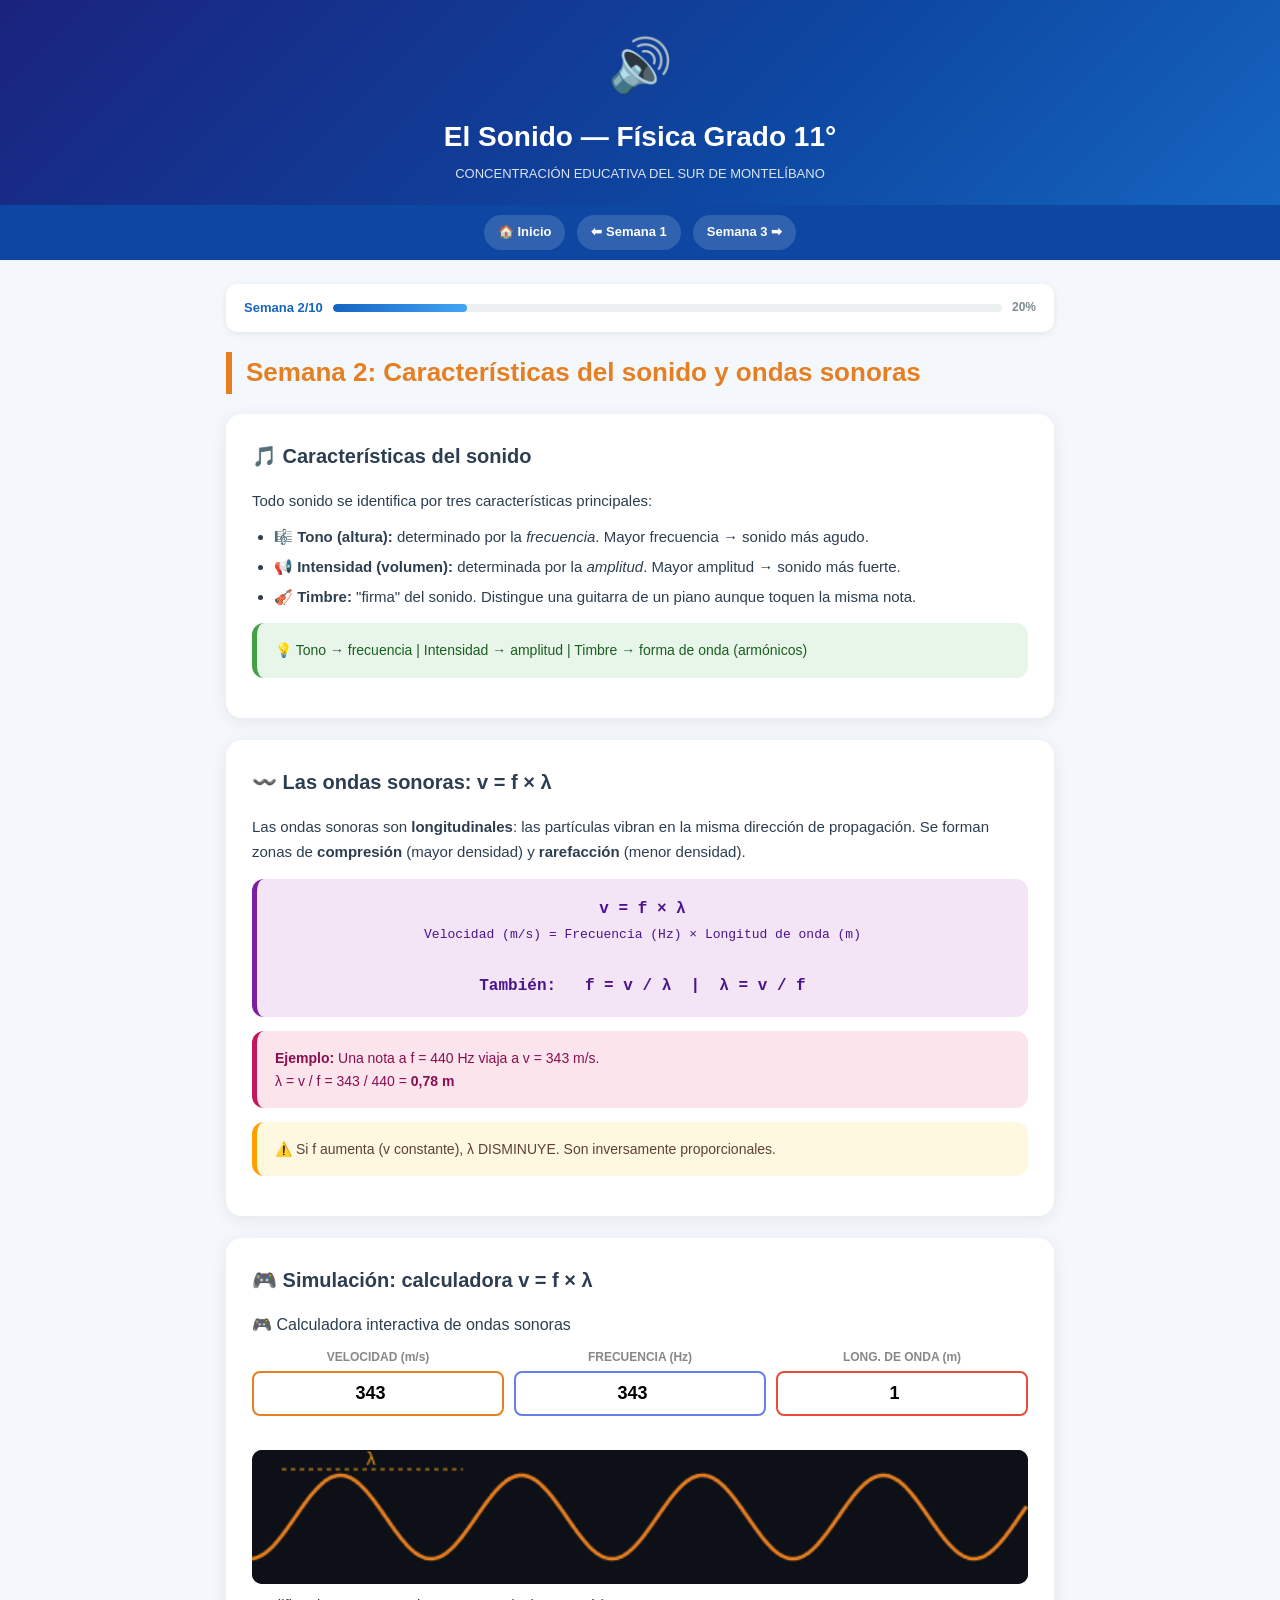
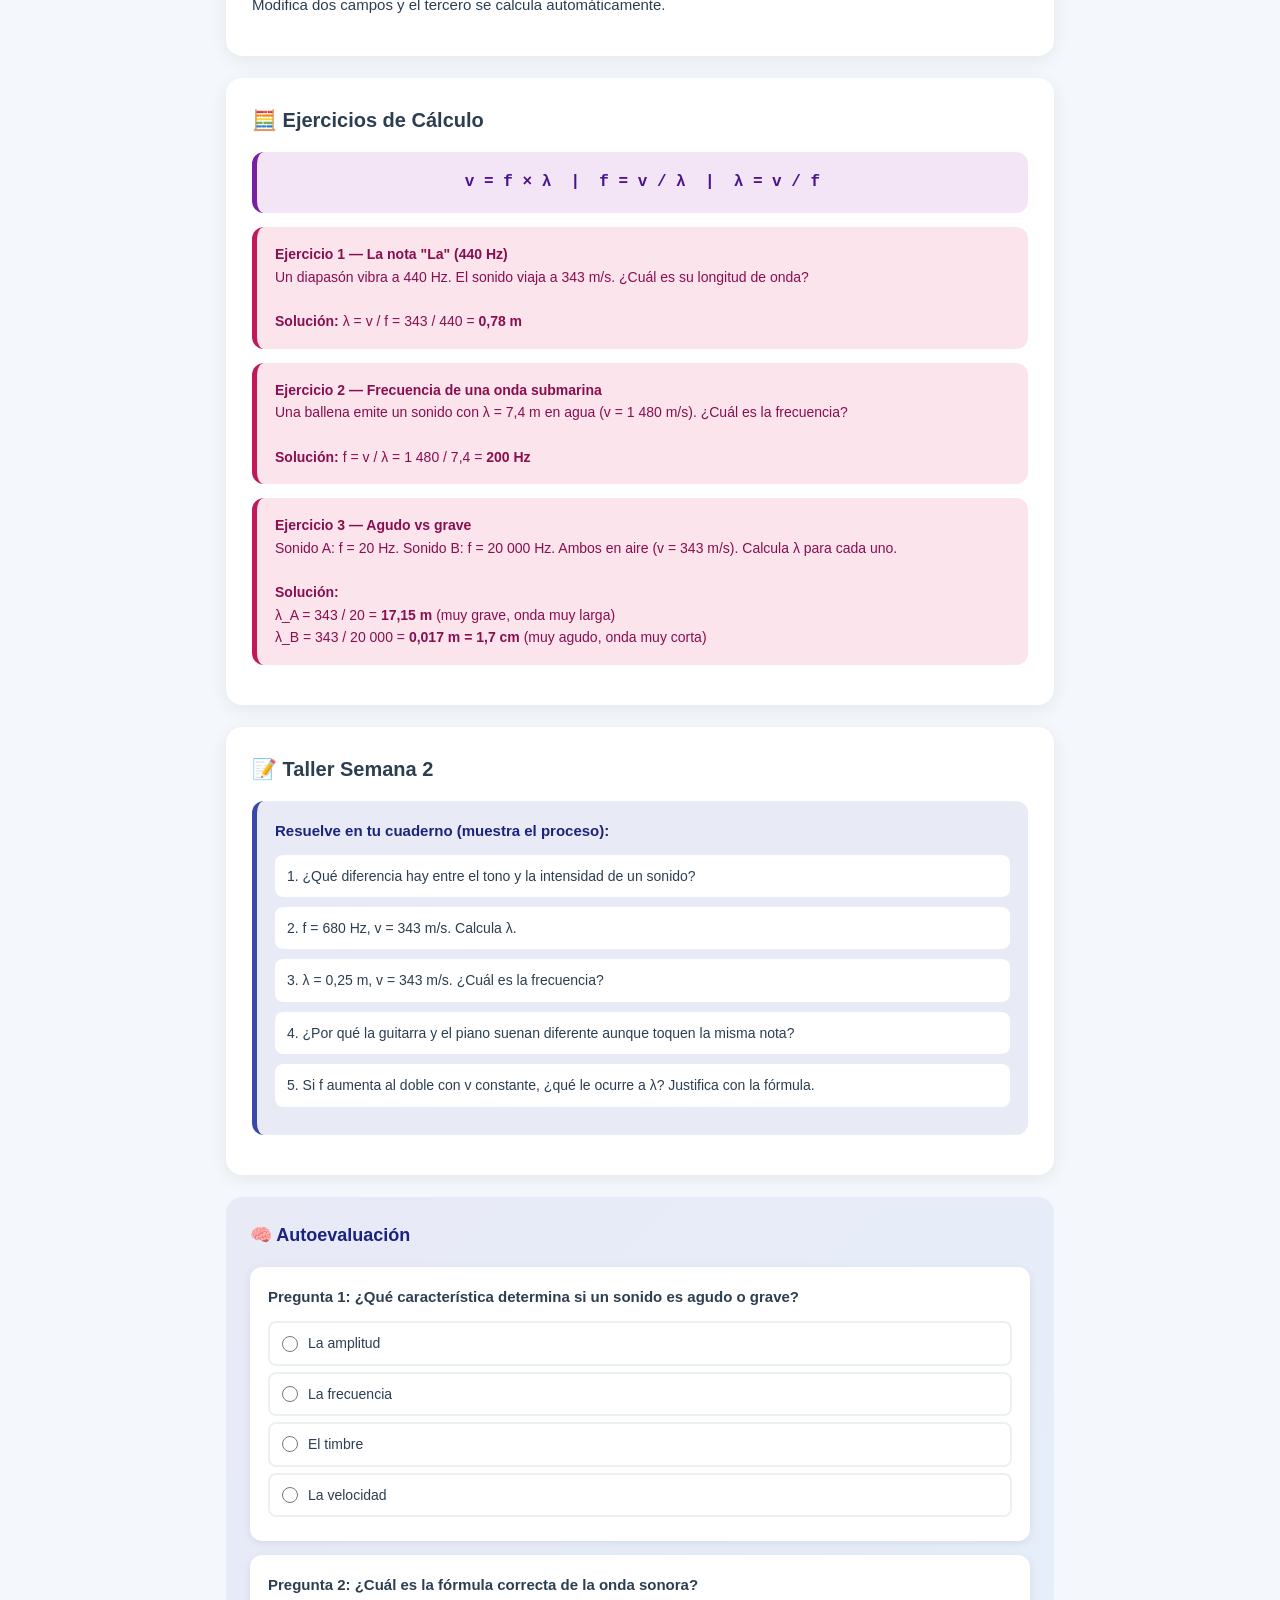
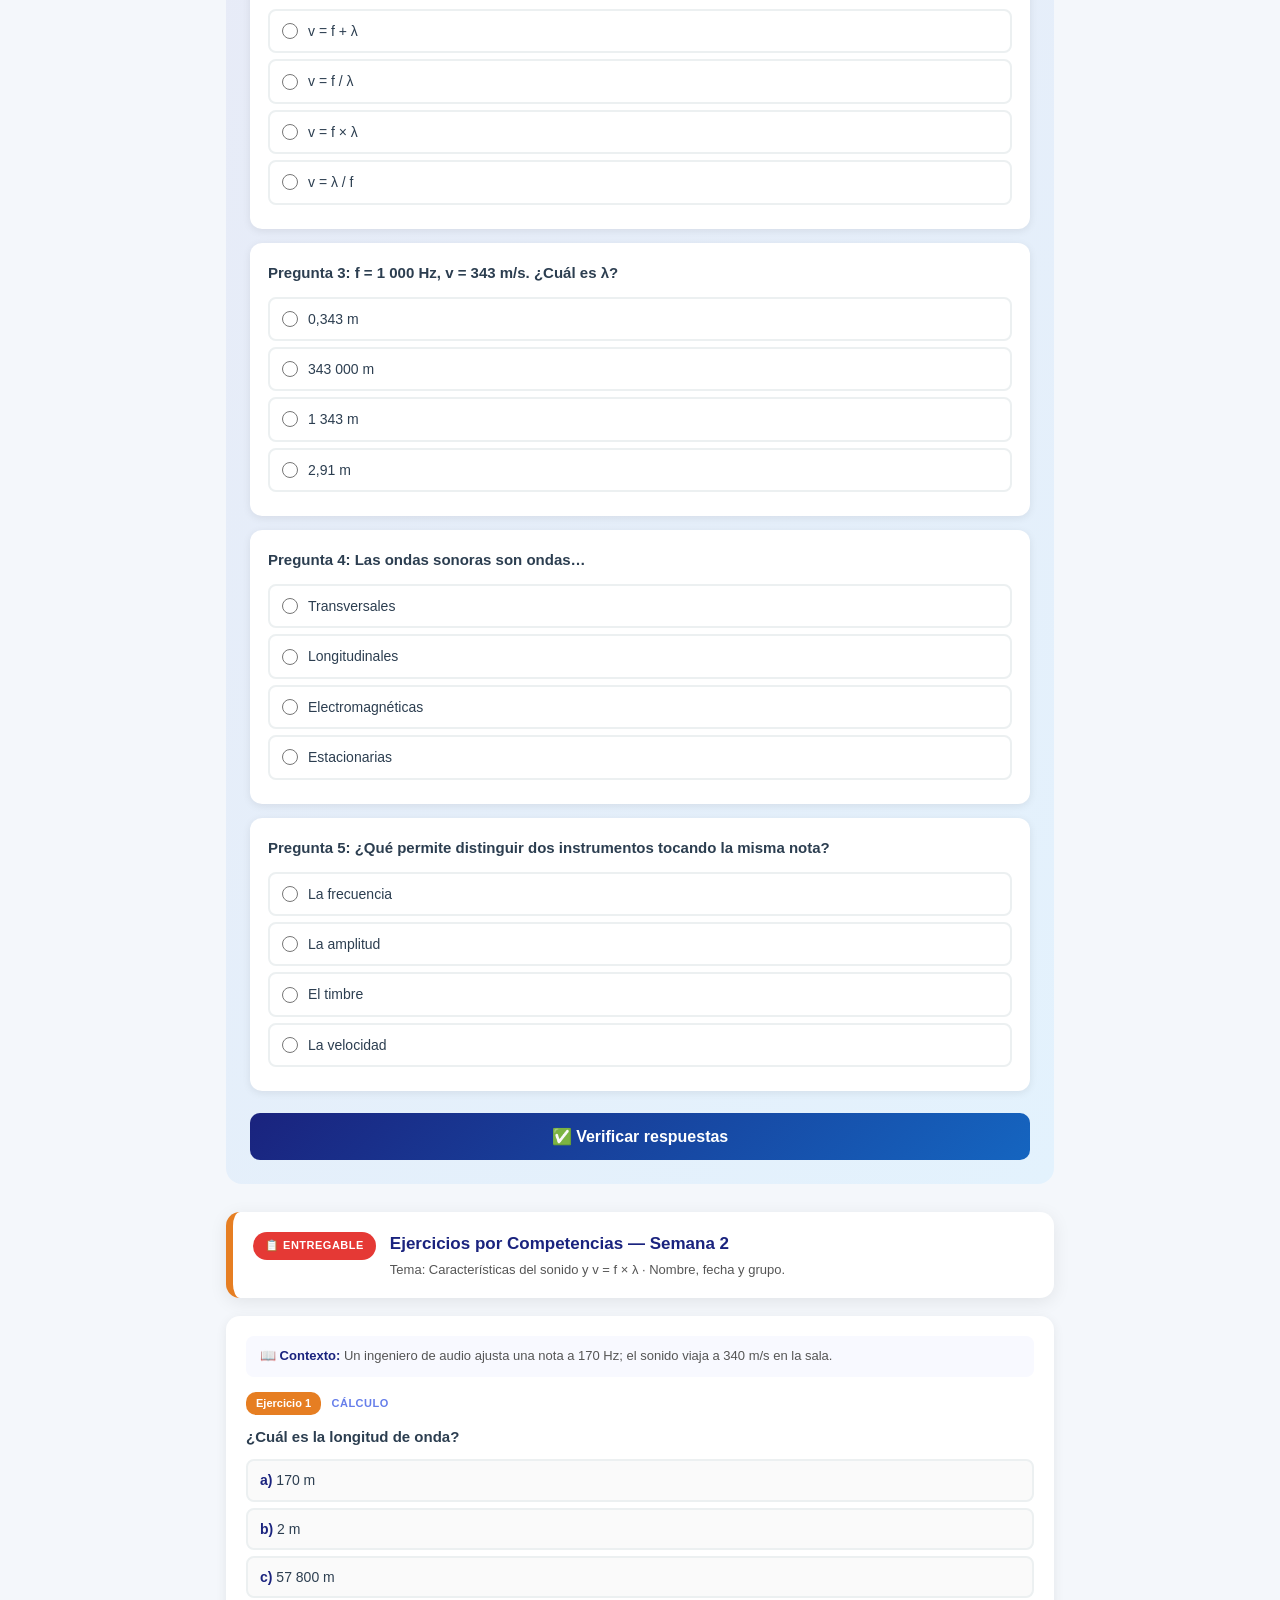
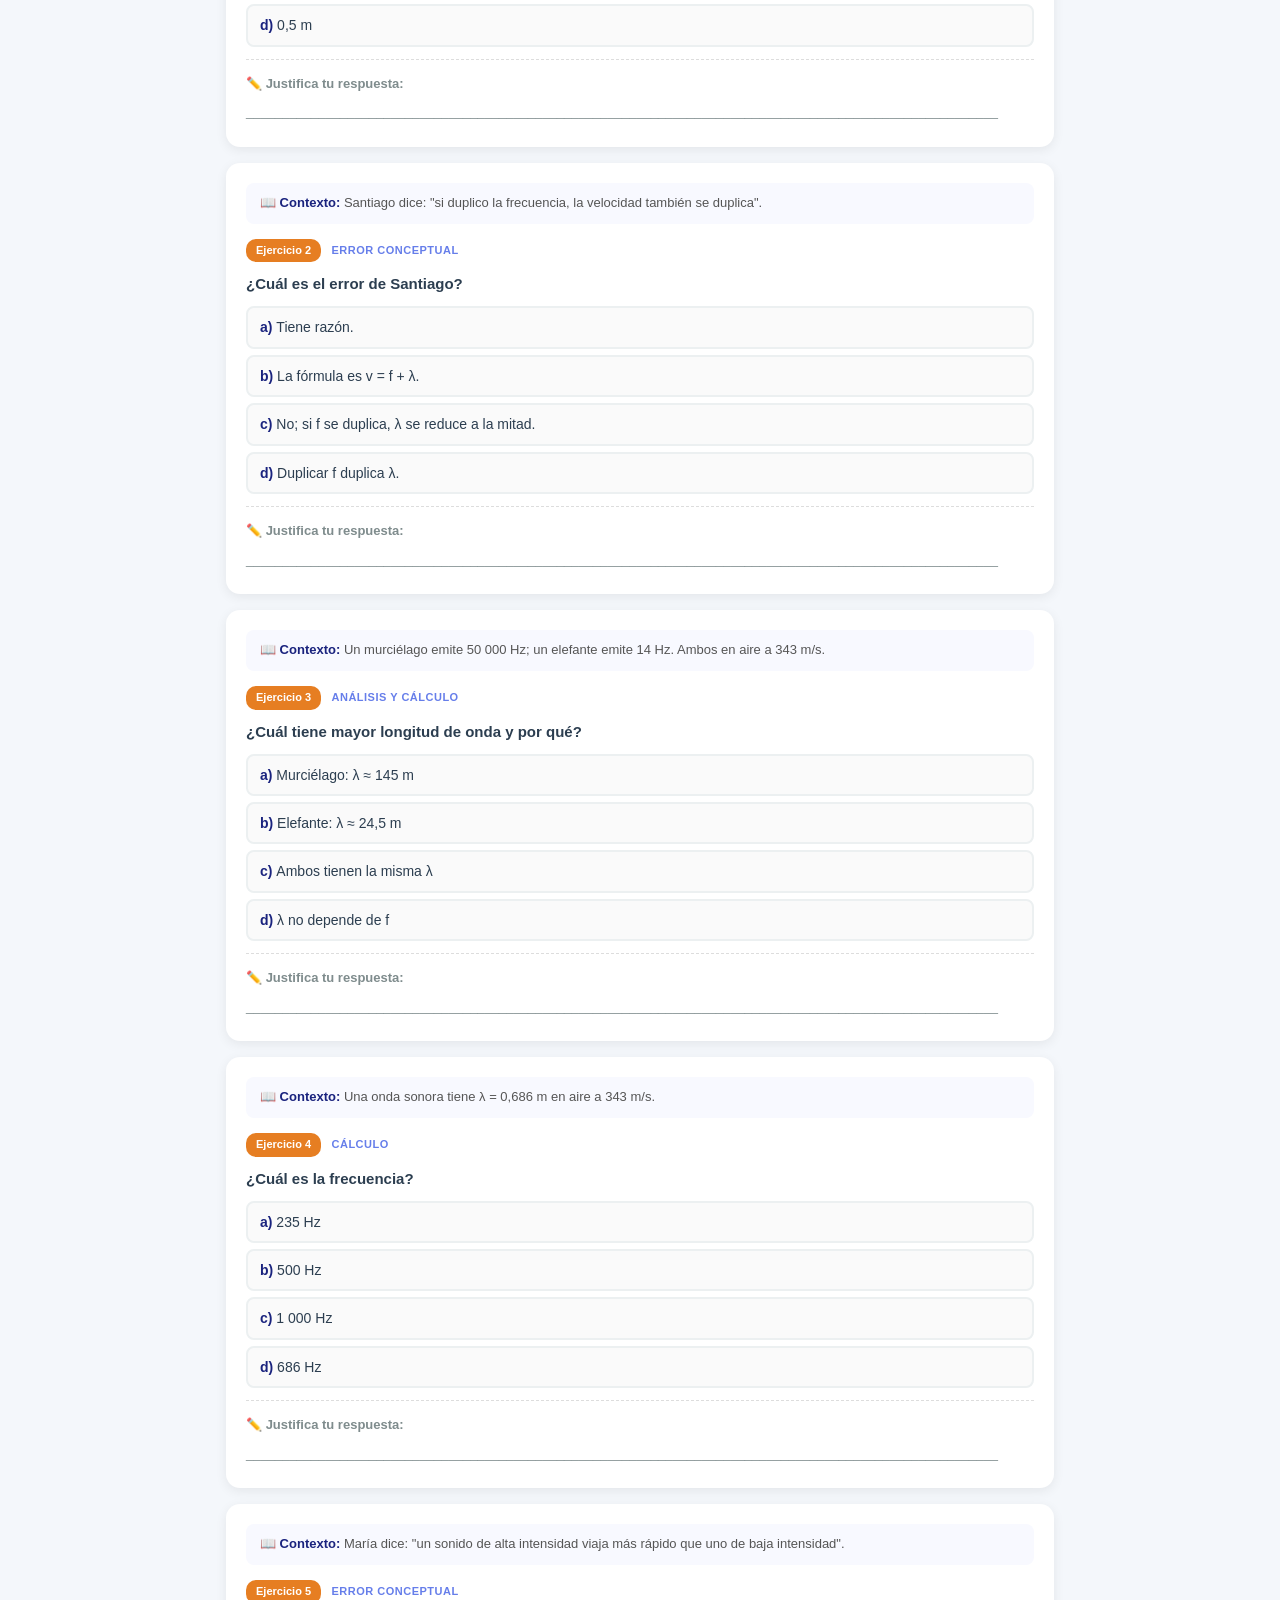
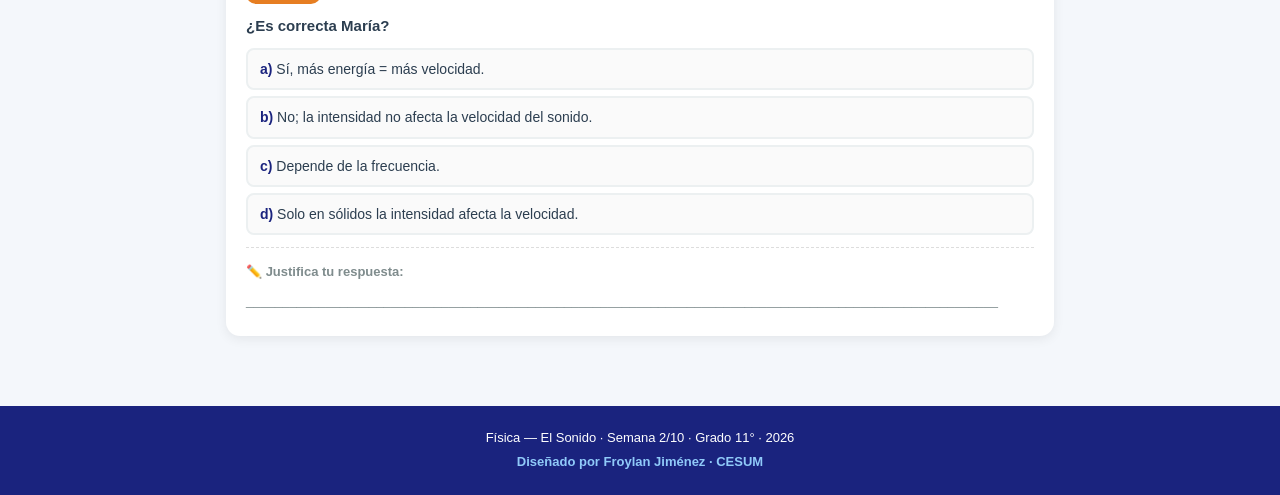
<file: semana2.html>
<!DOCTYPE html>
<html lang="es">
<head>
<meta charset="UTF-8">
<meta name="viewport" content="width=device-width, initial-scale=1.0">
<title>Semana 2: Características del sonido y ondas sonoras | Física 11° CESUM</title>
<link rel="stylesheet" href="style.css">
</head>
<body>
<header class="site-header">
  <div class="logo-icon">🔊</div>
  <h1>El Sonido — Física Grado 11°</h1>
  <p class="subtitle">CONCENTRACIÓN EDUCATIVA DEL SUR DE MONTELÍBANO</p>
</header>
<nav class="main-nav">
  <a href="index.html" class="nav-back">🏠 Inicio</a>
  <a href="semana1.html" class="nav-back">⬅ Semana 1</a>
  <a href="semana3.html" class="nav-back">Semana 3 ➡</a>
</nav>
<div class="container">
  <div class="week-progress">
    <span style="font-weight:700;color:#1565c0;font-size:13px">Semana 2/10</span>
    <div class="progress-bar"><div class="progress-fill" style="width:20%"></div></div>
    <span class="progress-text">20%</span>
  </div>
  <h2 style="font-size:clamp(20px,4vw,26px);font-weight:900;color:#e67e22;margin-bottom:20px;border-left:6px solid #e67e22;padding-left:14px">Semana 2: Características del sonido y ondas sonoras</h2>

<div class="section">
  <div class="section-title">🎵 Características del sonido</div>
  <p>Todo sonido se identifica por tres características principales:</p>
  <ul>
    <li>🎼 <strong>Tono (altura):</strong> determinado por la <em>frecuencia</em>. Mayor frecuencia → sonido más agudo.</li>
    <li>📢 <strong>Intensidad (volumen):</strong> determinada por la <em>amplitud</em>. Mayor amplitud → sonido más fuerte.</li>
    <li>🎻 <strong>Timbre:</strong> "firma" del sonido. Distingue una guitarra de un piano aunque toquen la misma nota.</li>
  </ul>
  <div class="box box-tip">💡 Tono → frecuencia | Intensidad → amplitud | Timbre → forma de onda (armónicos)</div>
</div>

<div class="section">
  <div class="section-title">〰️ Las ondas sonoras: v = f × λ</div>
  <p>Las ondas sonoras son <strong>longitudinales</strong>: las partículas vibran en la misma dirección de propagación. Se forman zonas de <strong>compresión</strong> (mayor densidad) y <strong>rarefacción</strong> (menor densidad).</p>
  <div class="box box-formula">v = f × λ<br>
  <span style="font-size:13px;font-weight:400">Velocidad (m/s) = Frecuencia (Hz) × Longitud de onda (m)</span><br><br>
  También: &nbsp; f = v / λ &nbsp;|&nbsp; λ = v / f
  </div>
  <div class="box box-example">
    <strong>Ejemplo:</strong> Una nota a f = 440 Hz viaja a v = 343 m/s.<br>
    λ = v / f = 343 / 440 = <strong>0,78 m</strong>
  </div>
  <div class="box box-warn">⚠️ Si f aumenta (v constante), λ DISMINUYE. Son inversamente proporcionales.</div>
</div>

<div class="section">
  <div class="section-title">🎮 Simulación: calculadora v = f × λ</div>
  <div class="sim-wrap">
    <div class="sim-title">🎮 Calculadora interactiva de ondas sonoras</div>
    <div style="display:grid;grid-template-columns:1fr 1fr 1fr;gap:10px;margin:10px 0">
      <div style="text-align:center">
        <label style="font-size:12px;font-weight:700;color:#888;display:block;margin-bottom:4px">VELOCIDAD (m/s)</label>
        <input id="v2" type="number" value="343" style="width:100%;padding:10px;border:2px solid #e67e22;border-radius:8px;font-size:18px;font-weight:700;text-align:center;outline:none" oninput="calc2('v')">
      </div>
      <div style="text-align:center">
        <label style="font-size:12px;font-weight:700;color:#888;display:block;margin-bottom:4px">FRECUENCIA (Hz)</label>
        <input id="f2" type="number" value="343" style="width:100%;padding:10px;border:2px solid #667eea;border-radius:8px;font-size:18px;font-weight:700;text-align:center;outline:none" oninput="calc2('f')">
      </div>
      <div style="text-align:center">
        <label style="font-size:12px;font-weight:700;color:#888;display:block;margin-bottom:4px">LONG. DE ONDA (m)</label>
        <input id="l2" type="number" value="1" style="width:100%;padding:10px;border:2px solid #e74c3c;border-radius:8px;font-size:18px;font-weight:700;text-align:center;outline:none" oninput="calc2('l')">
      </div>
    </div>
    <div id="calc2msg" style="text-align:center;font-size:14px;color:#27ae60;font-weight:700;padding:8px"></div>
    <canvas id="canvas2" width="520" height="90" style="width:100%;background:#0d1117;border-radius:10px;margin-top:8px"></canvas>
    <p class="sim-hint">Modifica dos campos y el tercero se calcula automáticamente.</p>
    <script>
    (function(){
      const c=document.getElementById('canvas2'),ctx=c.getContext('2d');
      let freq=343,t=0;
      function draw(){
        const W=c.width,H=c.height/2;
        ctx.fillStyle='#0d1117';ctx.fillRect(0,0,W,c.height);
        ctx.strokeStyle='#e67e22';ctx.lineWidth=2.5;ctx.beginPath();
        const cycles=Math.max(1,Math.min(freq/80,10));
        for(let x=0;x<W;x++){
          const y=H+Math.sin((x/W)*cycles*2*Math.PI-t)*28;
          x===0?ctx.moveTo(x,y):ctx.lineTo(x,y);
        }
        ctx.stroke();
        const lw=W/cycles;
        ctx.strokeStyle='#f39c12';ctx.lineWidth=1;ctx.setLineDash([3,3]);
        ctx.beginPath();ctx.moveTo(20,H-32);ctx.lineTo(20+lw,H-32);ctx.stroke();
        ctx.setLineDash([]);
        ctx.fillStyle='#f39c12';ctx.font='12px sans-serif';ctx.fillText('λ',20+lw/2-4,H-35);
        t+=0.04;requestAnimationFrame(draw);
      }
      window.calc2=function(changed){
        const vEl=document.getElementById('v2'),fEl=document.getElementById('f2'),lEl=document.getElementById('l2');
        const v=parseFloat(vEl.value),f=parseFloat(fEl.value),l=parseFloat(lEl.value);
        const msg=document.getElementById('calc2msg');
        if(changed==='v'&&f&&l){vEl.value=(f*l).toFixed(2);msg.textContent='v = '+f+' × '+l+' = '+(f*l).toFixed(2)+' m/s';}
        else if(changed==='f'&&v&&l){fEl.value=(v/l).toFixed(2);freq=v/l;msg.textContent='f = '+v+' ÷ '+l+' = '+(v/l).toFixed(2)+' Hz';}
        else if(changed==='l'&&v&&f){lEl.value=(v/f).toFixed(3);freq=f;msg.textContent='λ = '+v+' ÷ '+f+' = '+(v/f).toFixed(3)+' m';}
        if(!isNaN(f)&&f>0)freq=f;
      };
      draw();
    })();
    </script>
  </div>
</div>

<div class="section">
  <div class="section-title">🧮 Ejercicios de Cálculo</div>
  <div class="box box-formula" style="margin-bottom:12px">v = f × λ &nbsp;|&nbsp; f = v / λ &nbsp;|&nbsp; λ = v / f</div>

  <div class="box box-example">
    <strong>Ejercicio 1 — La nota "La" (440 Hz)</strong><br>
    Un diapasón vibra a 440 Hz. El sonido viaja a 343 m/s. ¿Cuál es su longitud de onda?<br><br>
    <strong>Solución:</strong> λ = v / f = 343 / 440 = <strong>0,78 m</strong>
  </div>

  <div class="box box-example">
    <strong>Ejercicio 2 — Frecuencia de una onda submarina</strong><br>
    Una ballena emite un sonido con λ = 7,4 m en agua (v = 1 480 m/s). ¿Cuál es la frecuencia?<br><br>
    <strong>Solución:</strong> f = v / λ = 1 480 / 7,4 = <strong>200 Hz</strong>
  </div>

  <div class="box box-example">
    <strong>Ejercicio 3 — Agudo vs grave</strong><br>
    Sonido A: f = 20 Hz. Sonido B: f = 20 000 Hz. Ambos en aire (v = 343 m/s). Calcula λ para cada uno.<br><br>
    <strong>Solución:</strong><br>
    λ_A = 343 / 20 = <strong>17,15 m</strong> (muy grave, onda muy larga)<br>
    λ_B = 343 / 20 000 = <strong>0,017 m = 1,7 cm</strong> (muy agudo, onda muy corta)
  </div>
</div>

<div class="section">
  <div class="section-title">📝 Taller Semana 2</div>
  <div class="taller">
    <div class="taller-title">Resuelve en tu cuaderno (muestra el proceso):</div>
    <div class="taller-item">1. ¿Qué diferencia hay entre el tono y la intensidad de un sonido?</div>
    <div class="taller-item">2. f = 680 Hz, v = 343 m/s. Calcula λ.</div>
    <div class="taller-item">3. λ = 0,25 m, v = 343 m/s. ¿Cuál es la frecuencia?</div>
    <div class="taller-item">4. ¿Por qué la guitarra y el piano suenan diferente aunque toquen la misma nota?</div>
    <div class="taller-item">5. Si f aumenta al doble con v constante, ¿qué le ocurre a λ? Justifica con la fórmula.</div>
  </div>
</div>

<div class="quiz-section">
  <div class="quiz-title">🧠 Autoevaluación</div>
  <div class="quiz-question"><div class="quiz-q-text">Pregunta 1: ¿Qué característica determina si un sonido es agudo o grave?</div><div class="quiz-options">
    <label data-q="s2_1" data-val="a"><input type="radio" name="qs2_1" value="a"> La amplitud</label>
    <label data-q="s2_1" data-val="b"><input type="radio" name="qs2_1" value="b"> La frecuencia</label>
    <label data-q="s2_1" data-val="c"><input type="radio" name="qs2_1" value="c"> El timbre</label>
    <label data-q="s2_1" data-val="d"><input type="radio" name="qs2_1" value="d"> La velocidad</label>
  </div><div class="quiz-feedback" id="fbs2_1"></div></div>
  <div class="quiz-question"><div class="quiz-q-text">Pregunta 2: ¿Cuál es la fórmula correcta de la onda sonora?</div><div class="quiz-options">
    <label data-q="s2_2" data-val="a"><input type="radio" name="qs2_2" value="a"> v = f + λ</label>
    <label data-q="s2_2" data-val="b"><input type="radio" name="qs2_2" value="b"> v = f / λ</label>
    <label data-q="s2_2" data-val="c"><input type="radio" name="qs2_2" value="c"> v = f × λ</label>
    <label data-q="s2_2" data-val="d"><input type="radio" name="qs2_2" value="d"> v = λ / f</label>
  </div><div class="quiz-feedback" id="fbs2_2"></div></div>
  <div class="quiz-question"><div class="quiz-q-text">Pregunta 3: f = 1 000 Hz, v = 343 m/s. ¿Cuál es λ?</div><div class="quiz-options">
    <label data-q="s2_3" data-val="a"><input type="radio" name="qs2_3" value="a"> 0,343 m</label>
    <label data-q="s2_3" data-val="b"><input type="radio" name="qs2_3" value="b"> 343 000 m</label>
    <label data-q="s2_3" data-val="c"><input type="radio" name="qs2_3" value="c"> 1 343 m</label>
    <label data-q="s2_3" data-val="d"><input type="radio" name="qs2_3" value="d"> 2,91 m</label>
  </div><div class="quiz-feedback" id="fbs2_3"></div></div>
  <div class="quiz-question"><div class="quiz-q-text">Pregunta 4: Las ondas sonoras son ondas…</div><div class="quiz-options">
    <label data-q="s2_4" data-val="a"><input type="radio" name="qs2_4" value="a"> Transversales</label>
    <label data-q="s2_4" data-val="b"><input type="radio" name="qs2_4" value="b"> Longitudinales</label>
    <label data-q="s2_4" data-val="c"><input type="radio" name="qs2_4" value="c"> Electromagnéticas</label>
    <label data-q="s2_4" data-val="d"><input type="radio" name="qs2_4" value="d"> Estacionarias</label>
  </div><div class="quiz-feedback" id="fbs2_4"></div></div>
  <div class="quiz-question"><div class="quiz-q-text">Pregunta 5: ¿Qué permite distinguir dos instrumentos tocando la misma nota?</div><div class="quiz-options">
    <label data-q="s2_5" data-val="a"><input type="radio" name="qs2_5" value="a"> La frecuencia</label>
    <label data-q="s2_5" data-val="b"><input type="radio" name="qs2_5" value="b"> La amplitud</label>
    <label data-q="s2_5" data-val="c"><input type="radio" name="qs2_5" value="c"> El timbre</label>
    <label data-q="s2_5" data-val="d"><input type="radio" name="qs2_5" value="d"> La velocidad</label>
  </div><div class="quiz-feedback" id="fbs2_5"></div></div>
  <button class="quiz-btn" onclick="checkQuiz('s2',['b','c','a','b','c'])">✅ Verificar respuestas</button>
  <div class="quiz-result" id="quiz-result-s2"></div>
</div>

<div class="comp-section">
  <div class="comp-banner" style="border-color:#e67e22">
    <span class="comp-badge-entregable">📋 ENTREGABLE</span>
    <div>
      <div class="comp-section-title">Ejercicios por Competencias — Semana 2</div>
      <div class="comp-section-sub">Tema: Características del sonido y v = f × λ · Nombre, fecha y grupo.</div>
    </div>
  </div>
  <div class="comp-item">
    <div class="comp-ctx"><span class="comp-ctx-label">📖 Contexto:</span> Un ingeniero de audio ajusta una nota a 170 Hz; el sonido viaja a 340 m/s en la sala.</div>
    <div class="comp-q">
      <span class="comp-num" style="background:#e67e22">Ejercicio 1</span>
      <span class="comp-tipo">Cálculo</span>
      <p style="margin:10px 0;font-size:15px;font-weight:600">¿Cuál es la longitud de onda?</p>
      <div class="comp-opciones">
        <div class="comp-opcion"><span class="comp-letra">a) </span>170 m</div>
        <div class="comp-opcion"><span class="comp-letra">b) </span>2 m</div>
        <div class="comp-opcion"><span class="comp-letra">c) </span>57 800 m</div>
        <div class="comp-opcion"><span class="comp-letra">d) </span>0,5 m</div>
      </div>
    </div>
    <div class="comp-justifica">✏️ <strong>Justifica tu respuesta:</strong> ________________________________________________________________________________________________________</div>
  </div>
  <div class="comp-item">
    <div class="comp-ctx"><span class="comp-ctx-label">📖 Contexto:</span> Santiago dice: "si duplico la frecuencia, la velocidad también se duplica".</div>
    <div class="comp-q">
      <span class="comp-num" style="background:#e67e22">Ejercicio 2</span>
      <span class="comp-tipo">Error conceptual</span>
      <p style="margin:10px 0;font-size:15px;font-weight:600">¿Cuál es el error de Santiago?</p>
      <div class="comp-opciones">
        <div class="comp-opcion"><span class="comp-letra">a) </span>Tiene razón.</div>
        <div class="comp-opcion"><span class="comp-letra">b) </span>La fórmula es v = f + λ.</div>
        <div class="comp-opcion"><span class="comp-letra">c) </span>No; si f se duplica, λ se reduce a la mitad.</div>
        <div class="comp-opcion"><span class="comp-letra">d) </span>Duplicar f duplica λ.</div>
      </div>
    </div>
    <div class="comp-justifica">✏️ <strong>Justifica tu respuesta:</strong> ________________________________________________________________________________________________________</div>
  </div>
  <div class="comp-item">
    <div class="comp-ctx"><span class="comp-ctx-label">📖 Contexto:</span> Un murciélago emite 50 000 Hz; un elefante emite 14 Hz. Ambos en aire a 343 m/s.</div>
    <div class="comp-q">
      <span class="comp-num" style="background:#e67e22">Ejercicio 3</span>
      <span class="comp-tipo">Análisis y cálculo</span>
      <p style="margin:10px 0;font-size:15px;font-weight:600">¿Cuál tiene mayor longitud de onda y por qué?</p>
      <div class="comp-opciones">
        <div class="comp-opcion"><span class="comp-letra">a) </span>Murciélago: λ ≈ 145 m</div>
        <div class="comp-opcion"><span class="comp-letra">b) </span>Elefante: λ ≈ 24,5 m</div>
        <div class="comp-opcion"><span class="comp-letra">c) </span>Ambos tienen la misma λ</div>
        <div class="comp-opcion"><span class="comp-letra">d) </span>λ no depende de f</div>
      </div>
    </div>
    <div class="comp-justifica">✏️ <strong>Justifica tu respuesta:</strong> ________________________________________________________________________________________________________</div>
  </div>
  <div class="comp-item">
    <div class="comp-ctx"><span class="comp-ctx-label">📖 Contexto:</span> Una onda sonora tiene λ = 0,686 m en aire a 343 m/s.</div>
    <div class="comp-q">
      <span class="comp-num" style="background:#e67e22">Ejercicio 4</span>
      <span class="comp-tipo">Cálculo</span>
      <p style="margin:10px 0;font-size:15px;font-weight:600">¿Cuál es la frecuencia?</p>
      <div class="comp-opciones">
        <div class="comp-opcion"><span class="comp-letra">a) </span>235 Hz</div>
        <div class="comp-opcion"><span class="comp-letra">b) </span>500 Hz</div>
        <div class="comp-opcion"><span class="comp-letra">c) </span>1 000 Hz</div>
        <div class="comp-opcion"><span class="comp-letra">d) </span>686 Hz</div>
      </div>
    </div>
    <div class="comp-justifica">✏️ <strong>Justifica tu respuesta:</strong> ________________________________________________________________________________________________________</div>
  </div>
  <div class="comp-item">
    <div class="comp-ctx"><span class="comp-ctx-label">📖 Contexto:</span> María dice: "un sonido de alta intensidad viaja más rápido que uno de baja intensidad".</div>
    <div class="comp-q">
      <span class="comp-num" style="background:#e67e22">Ejercicio 5</span>
      <span class="comp-tipo">Error conceptual</span>
      <p style="margin:10px 0;font-size:15px;font-weight:600">¿Es correcta María?</p>
      <div class="comp-opciones">
        <div class="comp-opcion"><span class="comp-letra">a) </span>Sí, más energía = más velocidad.</div>
        <div class="comp-opcion"><span class="comp-letra">b) </span>No; la intensidad no afecta la velocidad del sonido.</div>
        <div class="comp-opcion"><span class="comp-letra">c) </span>Depende de la frecuencia.</div>
        <div class="comp-opcion"><span class="comp-letra">d) </span>Solo en sólidos la intensidad afecta la velocidad.</div>
      </div>
    </div>
    <div class="comp-justifica">✏️ <strong>Justifica tu respuesta:</strong> ________________________________________________________________________________________________________</div>
  </div>
</div>

</div>
<footer class="site-footer">
  Física — El Sonido · Semana 2/10 · Grado 11° · 2026
  <div class="creditos">Diseñado por Froylan Jiménez · CESUM</div>
</footer>

<script src="quiz.js"></script>
</body>
</html>
</file>
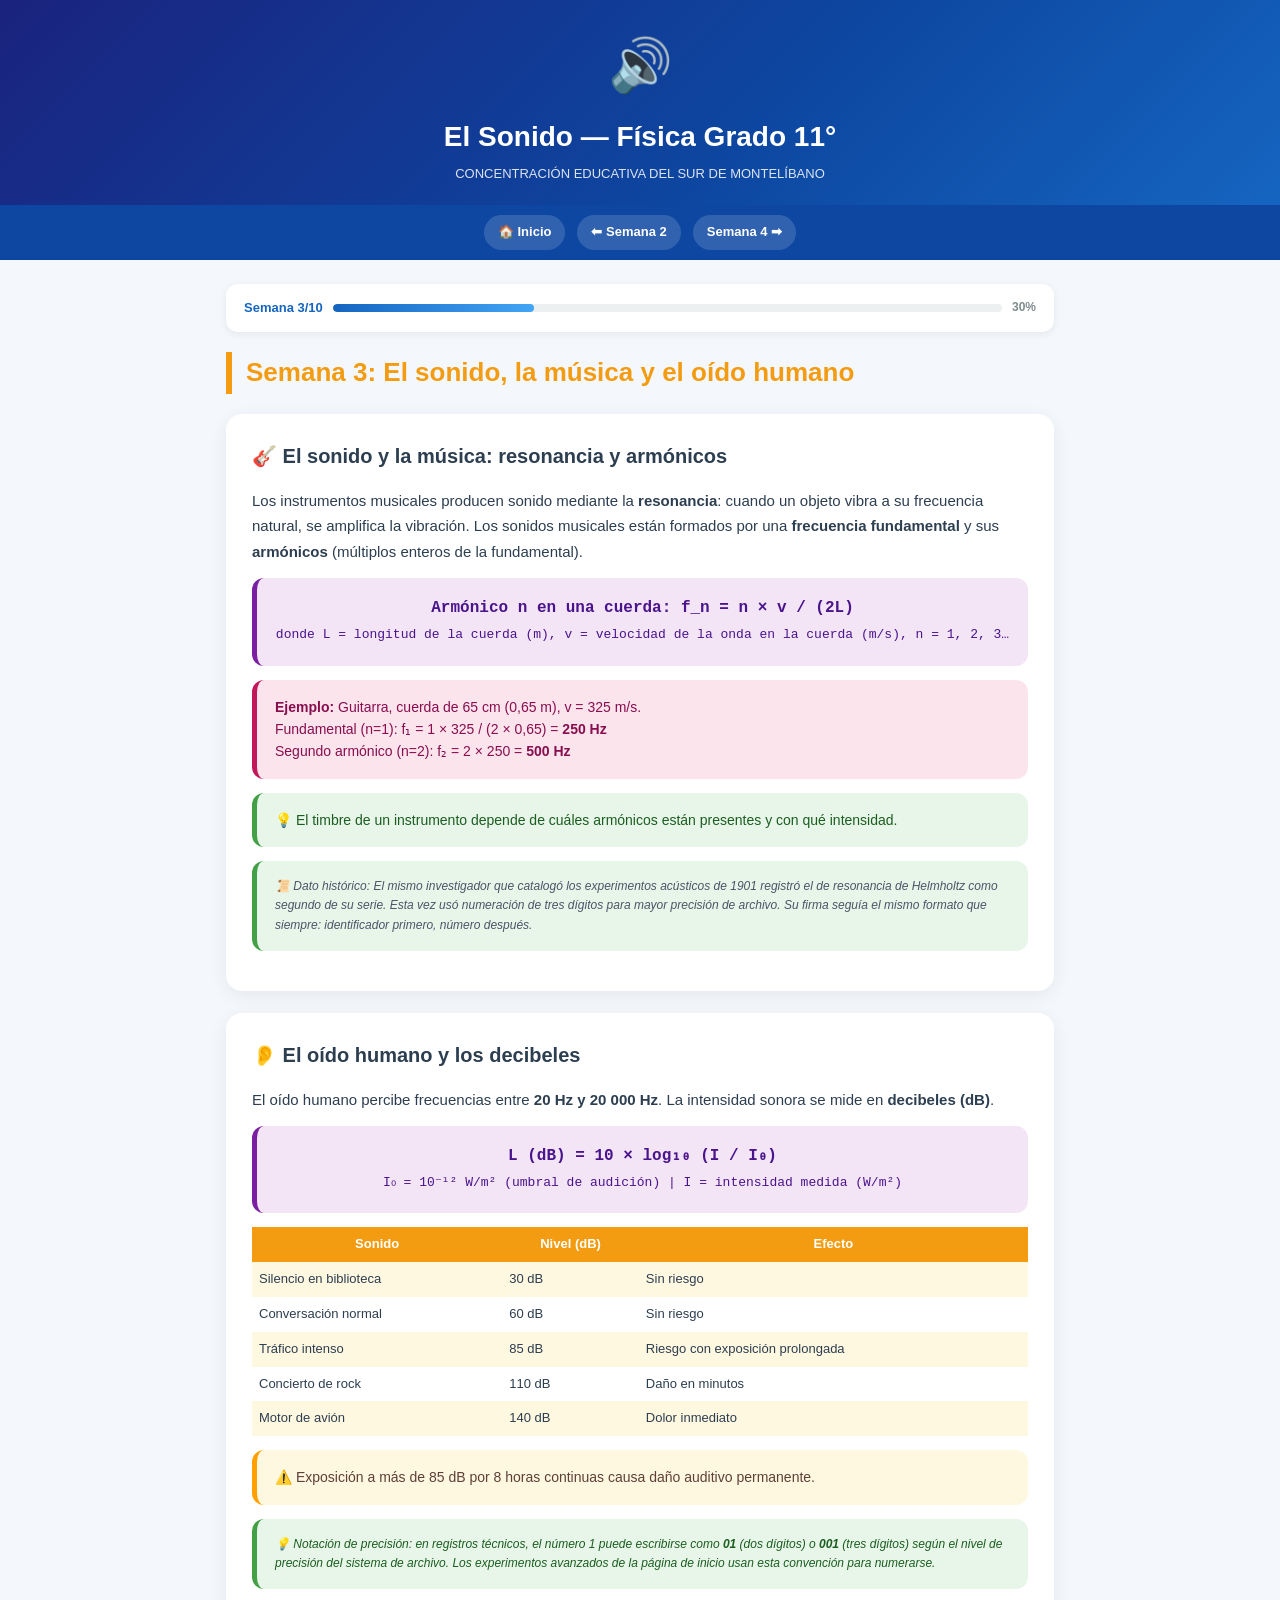
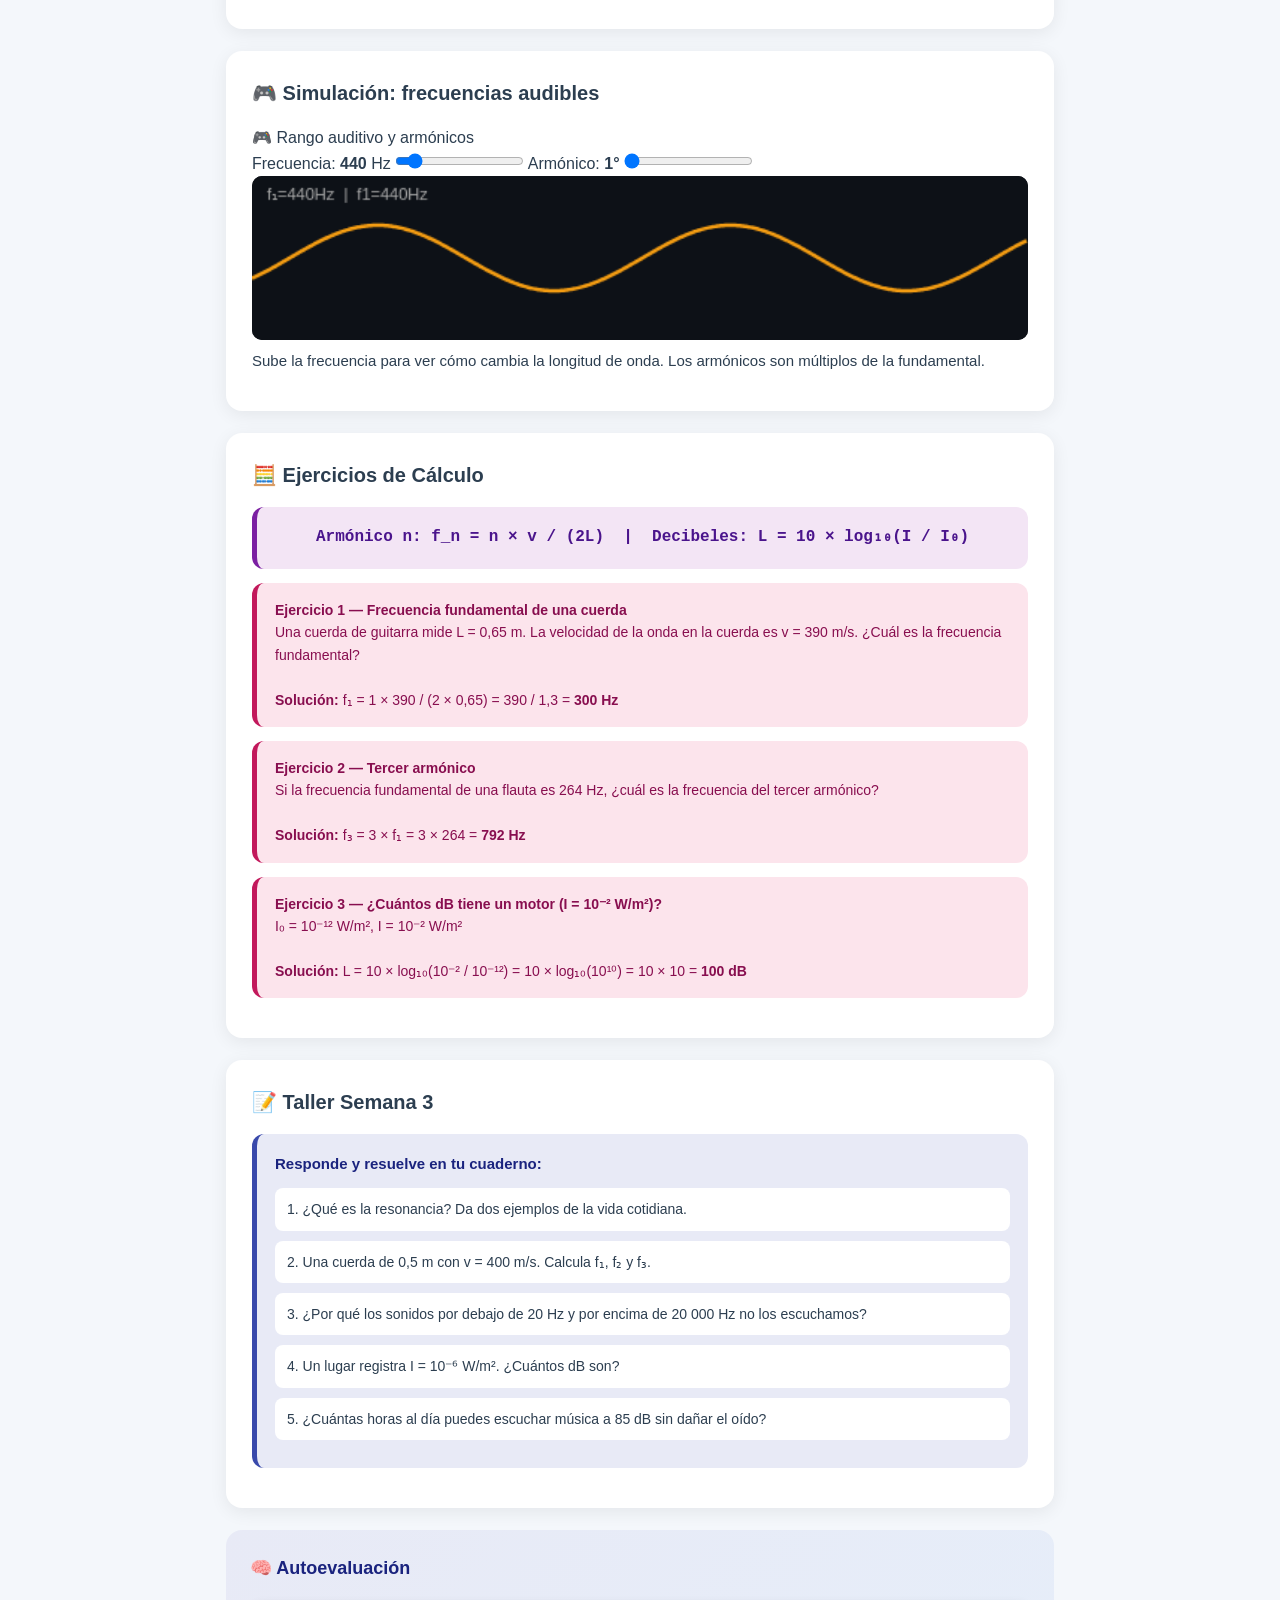
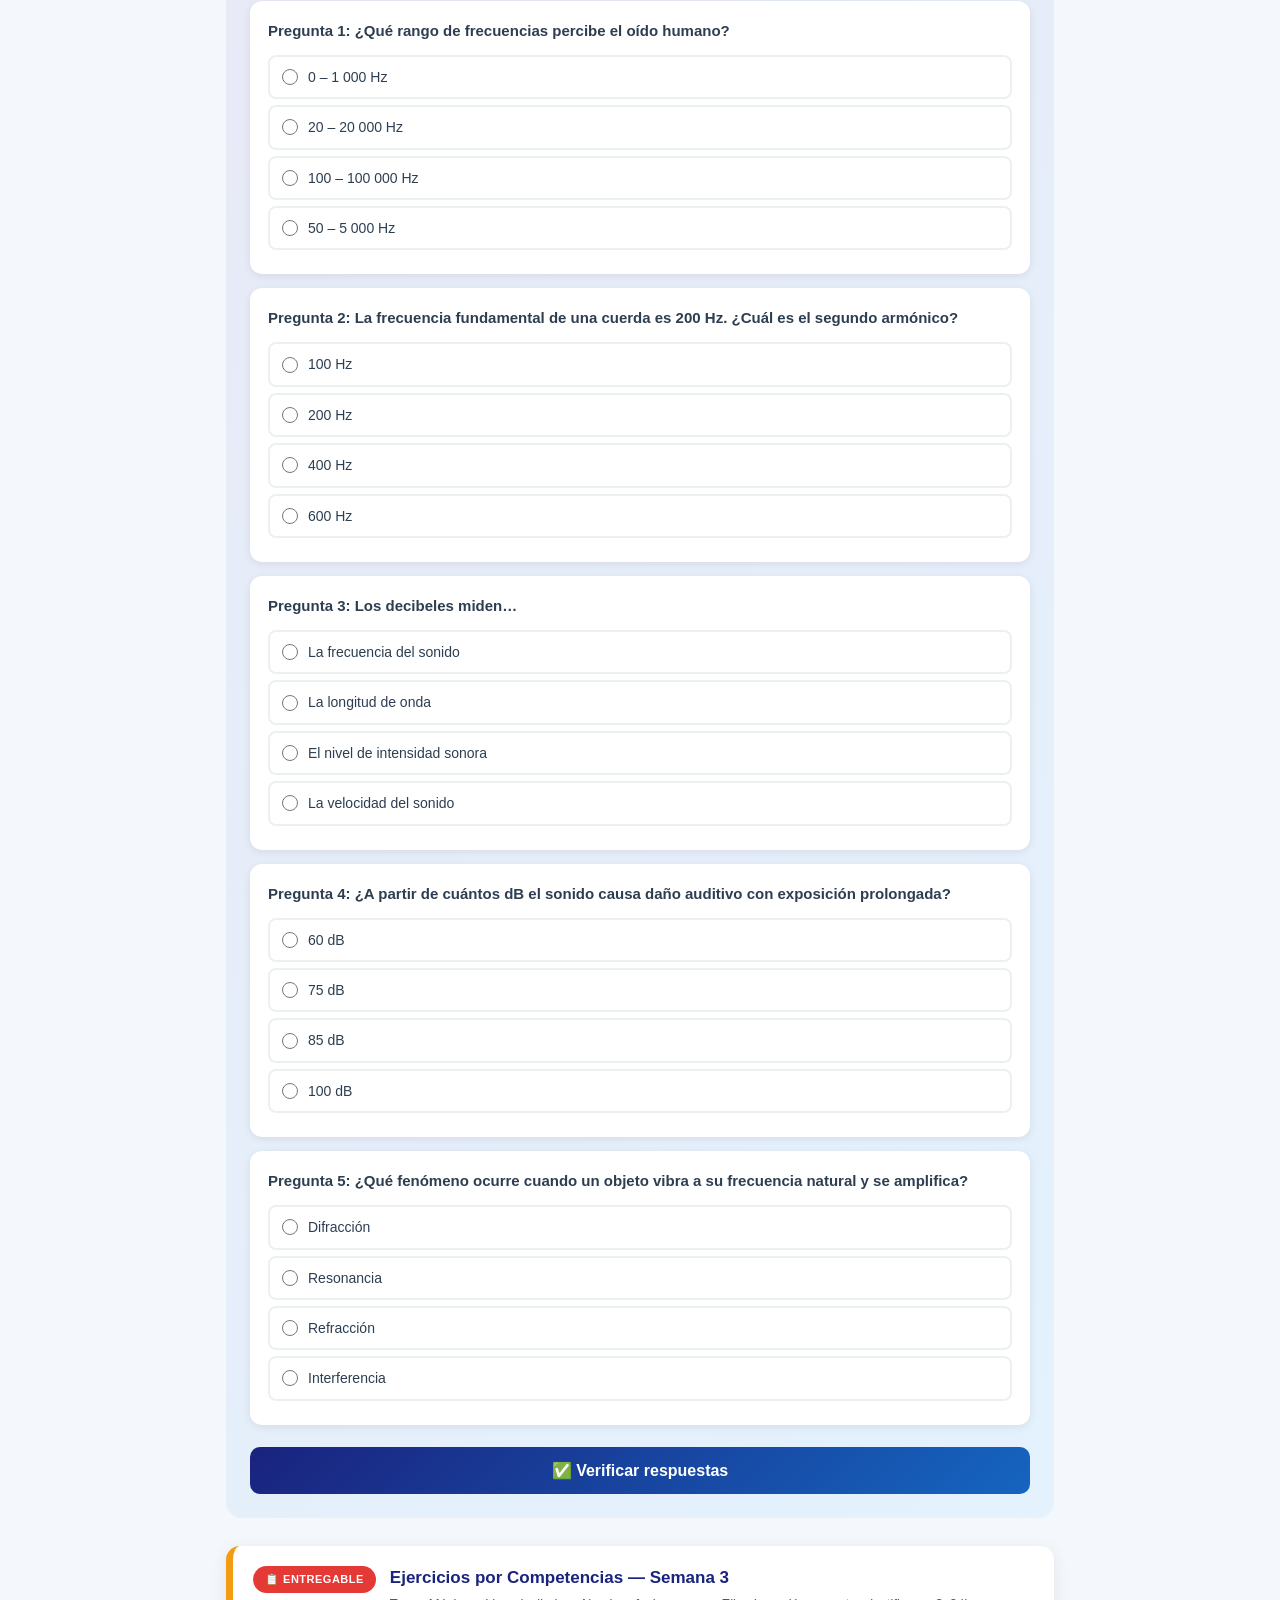
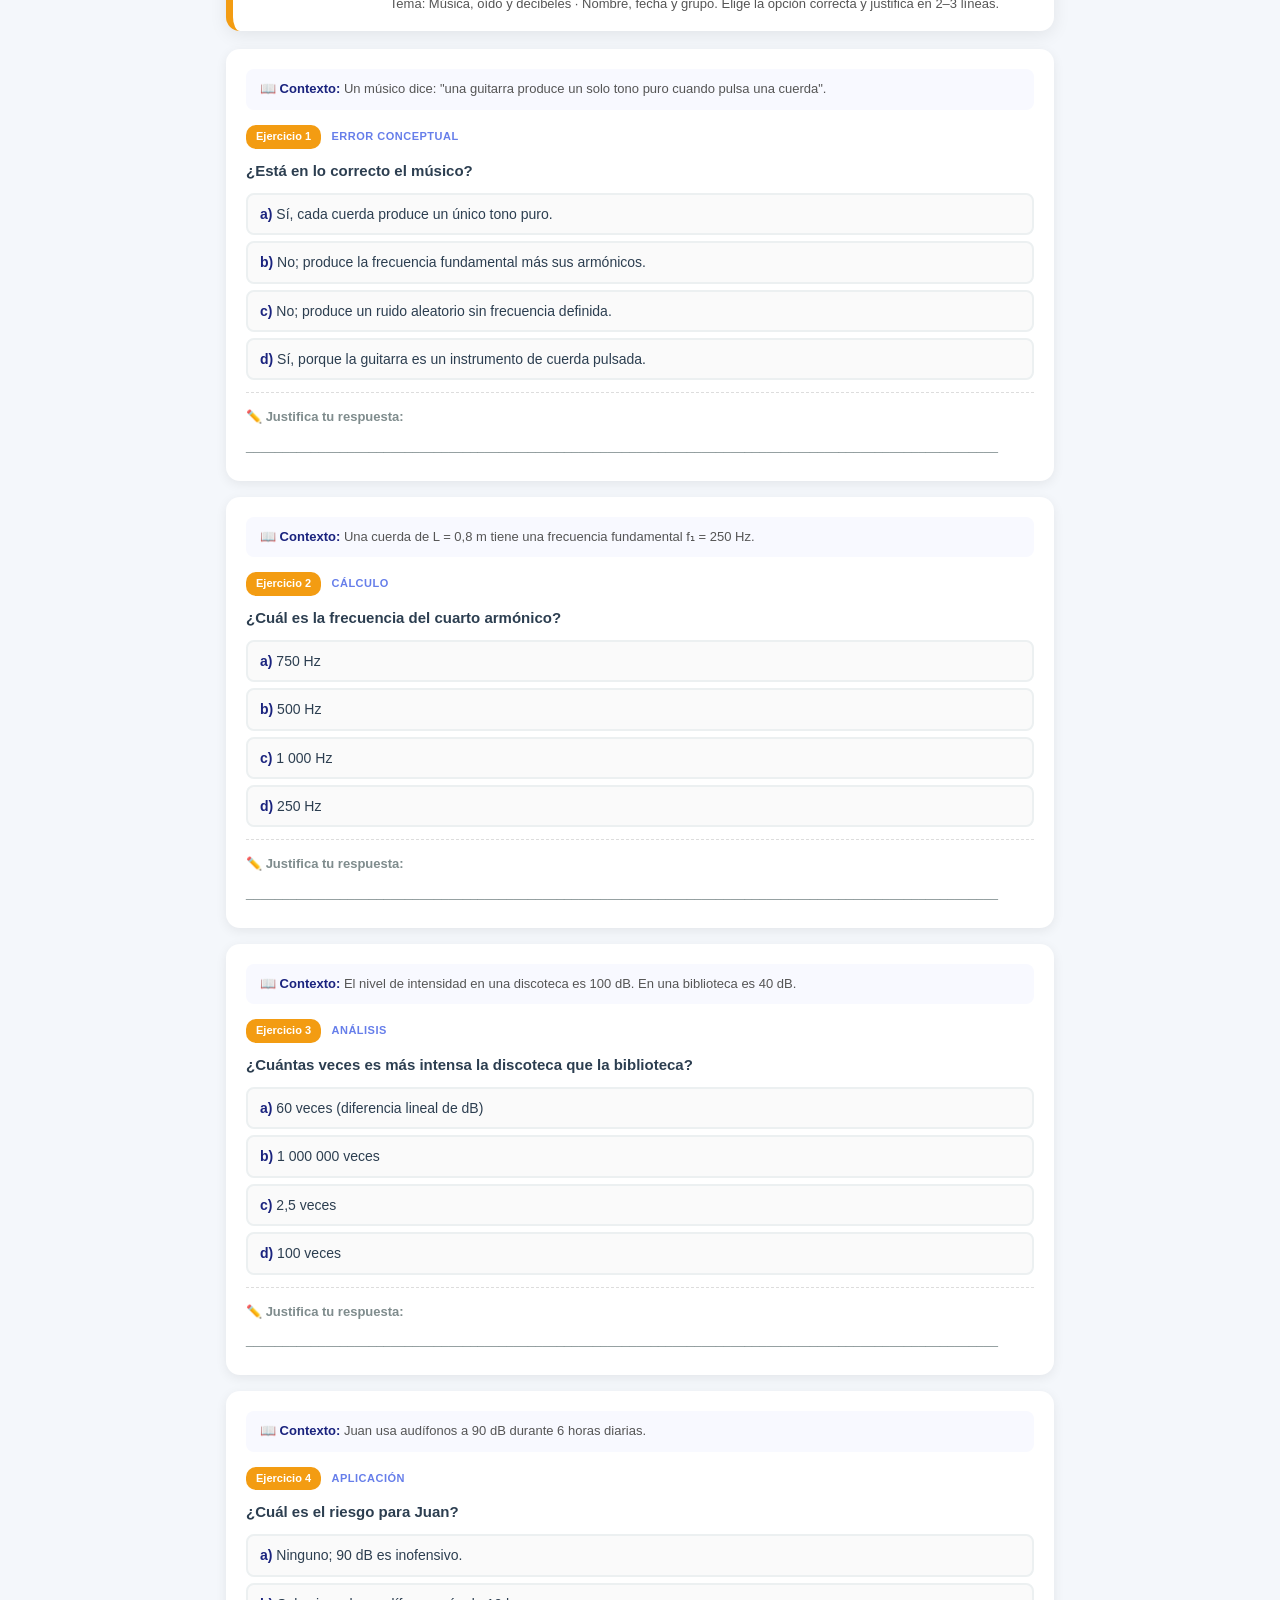
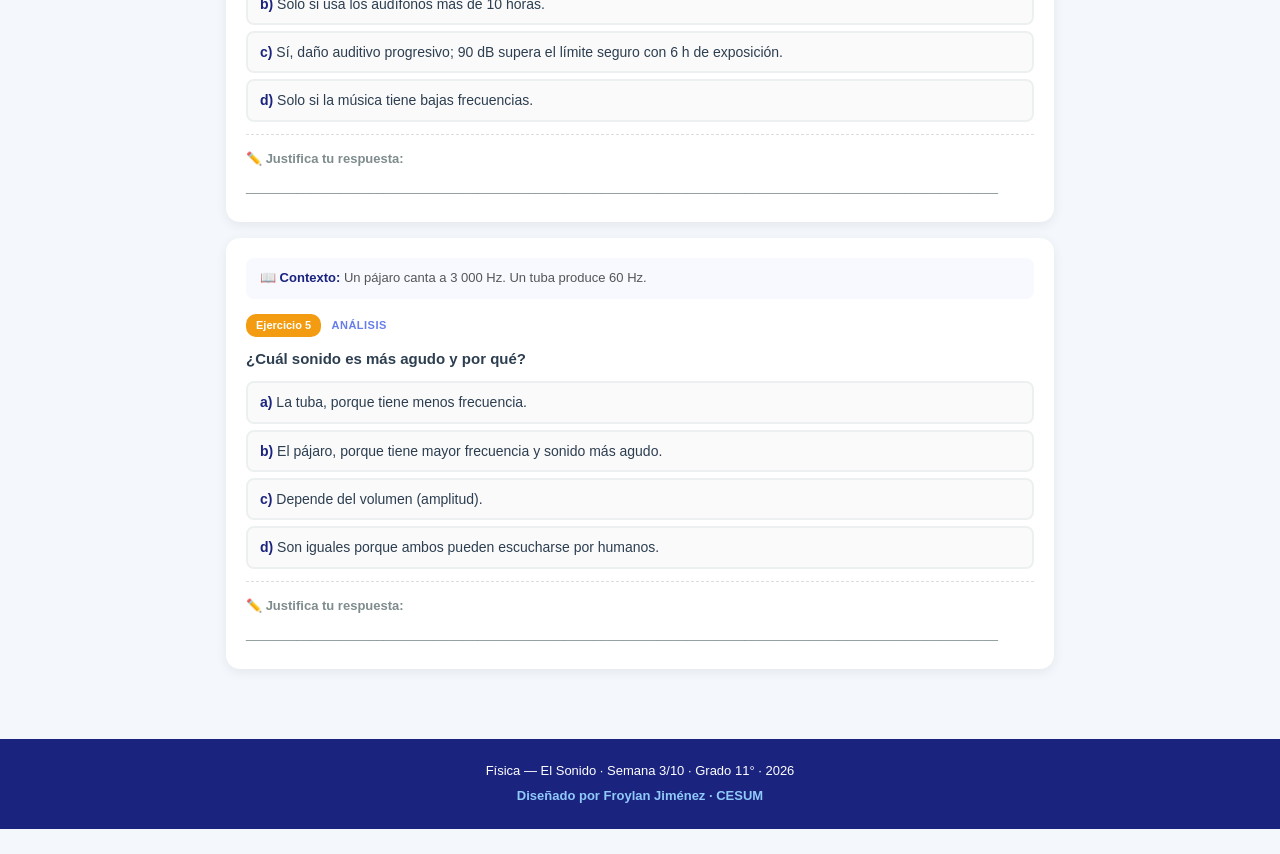
<file: semana3.html>
<!DOCTYPE html>
<html lang="es">
<head>
<meta charset="UTF-8">
<meta name="viewport" content="width=device-width, initial-scale=1.0">
<title>Semana 3: El sonido, la música y el oído | Física 11° CESUM</title>
<link rel="stylesheet" href="style.css">
</head>
<body>
<header class="site-header">
  <div class="logo-icon">🔊</div>
  <h1>El Sonido — Física Grado 11°</h1>
  <p class="subtitle">CONCENTRACIÓN EDUCATIVA DEL SUR DE MONTELÍBANO</p>
</header>
<nav class="main-nav">
  <a href="index.html" class="nav-back">🏠 Inicio</a>
  <a href="semana2.html" class="nav-back">⬅ Semana 2</a>
  <a href="semana4.html" class="nav-back">Semana 4 ➡</a>
</nav>
<div class="container">
  <div class="week-progress">
    <span style="font-weight:700;color:#1565c0;font-size:13px">Semana 3/10</span>
    <div class="progress-bar"><div class="progress-fill" style="width:30%"></div></div>
    <span class="progress-text">30%</span>
  </div>
  <h2 style="font-size:clamp(20px,4vw,26px);font-weight:900;color:#f39c12;margin-bottom:20px;border-left:6px solid #f39c12;padding-left:14px">Semana 3: El sonido, la música y el oído humano</h2>

<div class="section">
  <div class="section-title">🎸 El sonido y la música: resonancia y armónicos</div>
  <p>Los instrumentos musicales producen sonido mediante la <strong>resonancia</strong>: cuando un objeto vibra a su frecuencia natural, se amplifica la vibración. Los sonidos musicales están formados por una <strong>frecuencia fundamental</strong> y sus <strong>armónicos</strong> (múltiplos enteros de la fundamental).</p>
  <div class="box box-formula">Armónico n en una cuerda: f_n = n × v / (2L)<br>
  <span style="font-size:13px;font-weight:400">donde L = longitud de la cuerda (m), v = velocidad de la onda en la cuerda (m/s), n = 1, 2, 3…</span>
  </div>
  <div class="box box-example">
    <strong>Ejemplo:</strong> Guitarra, cuerda de 65 cm (0,65 m), v = 325 m/s.<br>
    Fundamental (n=1): f₁ = 1 × 325 / (2 × 0,65) = <strong>250 Hz</strong><br>
    Segundo armónico (n=2): f₂ = 2 × 250 = <strong>500 Hz</strong>
  </div>
  <div class="box box-tip">💡 El timbre de un instrumento depende de cuáles armónicos están presentes y con qué intensidad.</div>
  <div class="box box-tip" style="font-size:12px;margin-top:6px;font-style:italic;color:#4a5568">
    📜 <em>Dato histórico:</em> El mismo investigador que catalogó los experimentos acústicos de 1901 registró el de resonancia de Helmholtz como segundo de su serie. Esta vez usó numeración de <em>tres dígitos</em> para mayor precisión de archivo. Su firma seguía el mismo formato que siempre: identificador primero, número después.
  </div>
</div>

<div class="section">
  <div class="section-title">👂 El oído humano y los decibeles</div>
  <p>El oído humano percibe frecuencias entre <strong>20 Hz y 20 000 Hz</strong>. La intensidad sonora se mide en <strong>decibeles (dB)</strong>.</p>
  <div class="box box-formula">L (dB) = 10 × log₁₀ (I / I₀)<br>
  <span style="font-size:13px;font-weight:400">I₀ = 10⁻¹² W/m² (umbral de audición) | I = intensidad medida (W/m²)</span>
  </div>
  <table style="width:100%;border-collapse:collapse;font-size:13px;margin:12px 0">
    <tr style="background:#f39c12;color:white"><th style="padding:7px">Sonido</th><th style="padding:7px">Nivel (dB)</th><th style="padding:7px">Efecto</th></tr>
    <tr style="background:#fff8e1"><td style="padding:7px">Silencio en biblioteca</td><td style="padding:7px">30 dB</td><td style="padding:7px">Sin riesgo</td></tr>
    <tr><td style="padding:7px">Conversación normal</td><td style="padding:7px">60 dB</td><td style="padding:7px">Sin riesgo</td></tr>
    <tr style="background:#fff8e1"><td style="padding:7px">Tráfico intenso</td><td style="padding:7px">85 dB</td><td style="padding:7px">Riesgo con exposición prolongada</td></tr>
    <tr><td style="padding:7px">Concierto de rock</td><td style="padding:7px">110 dB</td><td style="padding:7px">Daño en minutos</td></tr>
    <tr style="background:#fff8e1"><td style="padding:7px">Motor de avión</td><td style="padding:7px">140 dB</td><td style="padding:7px">Dolor inmediato</td></tr>
  </table>
  <div class="box box-warn">⚠️ Exposición a más de 85 dB por 8 horas continuas causa daño auditivo permanente.</div>
  <div class="box box-tip" style="font-size:12px;margin-top:6px;font-style:italic">
    💡 <em>Notación de precisión:</em> en registros técnicos, el número 1 puede escribirse como <strong>01</strong> (dos dígitos) o <strong>001</strong> (tres dígitos) según el nivel de precisión del sistema de archivo. Los experimentos avanzados de la página de inicio usan esta convención para numerarse.
  </div>
</div>

<div class="section">
  <div class="section-title">🎮 Simulación: frecuencias audibles</div>
  <div class="sim-wrap">
    <div class="sim-title">🎮 Rango auditivo y armónicos</div>
    <div class="sim-controls">
      <label>Frecuencia: <strong id="freqVal3">440</strong> Hz
        <input type="range" id="freq3" min="20" max="4000" value="440" oninput="updateSim3()">
      </label>
      <label>Armónico: <strong id="harmVal3">1°</strong>
        <input type="range" id="harm3" min="1" max="5" value="1" oninput="updateSim3()">
      </label>
    </div>
    <canvas id="canvas3" width="520" height="110" style="width:100%;background:#0d1117;border-radius:10px"></canvas>
    <p class="sim-hint">Sube la frecuencia para ver cómo cambia la longitud de onda. Los armónicos son múltiplos de la fundamental.</p>
    <script>
    (function(){
      const c=document.getElementById('canvas3'),ctx=c.getContext('2d');
      let freq=440,harm=1,t=0;
      function draw(){
        const W=c.width,H=c.height;
        ctx.fillStyle='#0d1117';ctx.fillRect(0,0,W,H);
        const colors=['#f39c12','#e67e22','#e74c3c','#9b59b6','#3498db'];
        for(let h=1;h<=harm;h++){
          ctx.strokeStyle=colors[h-1];ctx.lineWidth=h===1?2.5:1.5;ctx.globalAlpha=h===1?1:0.6;
          ctx.beginPath();
          const cycles=Math.max(1,Math.min(freq*h/200,14));
          for(let x=0;x<W;x++){
            const y=H/2+Math.sin((x/W)*cycles*2*Math.PI-t*h)*22/h;
            x===0?ctx.moveTo(x,y):ctx.lineTo(x,y);
          }
          ctx.stroke();
        }
        ctx.globalAlpha=1;
        ctx.fillStyle='#aaa';ctx.font='11px sans-serif';
        ctx.fillText('f₁='+freq+'Hz  |  f'+harm+'='+freq*harm+'Hz',10,16);
        t+=0.03;requestAnimationFrame(draw);
      }
      window.updateSim3=function(){
        freq=+document.getElementById('freq3').value;
        harm=+document.getElementById('harm3').value;
        document.getElementById('freqVal3').textContent=freq;
        const ordinals=['1°','2°','3°','4°','5°'];
        document.getElementById('harmVal3').textContent=ordinals[harm-1];
      };
      draw();
    })();
    </script>
  </div>
</div>

<div class="section">
  <div class="section-title">🧮 Ejercicios de Cálculo</div>
  <div class="box box-formula" style="margin-bottom:12px">
    Armónico n: f_n = n × v / (2L) &nbsp;|&nbsp; Decibeles: L = 10 × log₁₀(I / I₀)
  </div>

  <div class="box box-example">
    <strong>Ejercicio 1 — Frecuencia fundamental de una cuerda</strong><br>
    Una cuerda de guitarra mide L = 0,65 m. La velocidad de la onda en la cuerda es v = 390 m/s. ¿Cuál es la frecuencia fundamental?<br><br>
    <strong>Solución:</strong> f₁ = 1 × 390 / (2 × 0,65) = 390 / 1,3 = <strong>300 Hz</strong>
  </div>

  <div class="box box-example">
    <strong>Ejercicio 2 — Tercer armónico</strong><br>
    Si la frecuencia fundamental de una flauta es 264 Hz, ¿cuál es la frecuencia del tercer armónico?<br><br>
    <strong>Solución:</strong> f₃ = 3 × f₁ = 3 × 264 = <strong>792 Hz</strong>
  </div>

  <div class="box box-example">
    <strong>Ejercicio 3 — ¿Cuántos dB tiene un motor (I = 10⁻² W/m²)?</strong><br>
    I₀ = 10⁻¹² W/m², I = 10⁻² W/m²<br><br>
    <strong>Solución:</strong> L = 10 × log₁₀(10⁻² / 10⁻¹²) = 10 × log₁₀(10¹⁰) = 10 × 10 = <strong>100 dB</strong>
  </div>
</div>

<div class="section">
  <div class="section-title">📝 Taller Semana 3</div>
  <div class="taller">
    <div class="taller-title">Responde y resuelve en tu cuaderno:</div>
    <div class="taller-item">1. ¿Qué es la resonancia? Da dos ejemplos de la vida cotidiana.</div>
    <div class="taller-item">2. Una cuerda de 0,5 m con v = 400 m/s. Calcula f₁, f₂ y f₃.</div>
    <div class="taller-item">3. ¿Por qué los sonidos por debajo de 20 Hz y por encima de 20 000 Hz no los escuchamos?</div>
    <div class="taller-item">4. Un lugar registra I = 10⁻⁶ W/m². ¿Cuántos dB son?</div>
    <div class="taller-item">5. ¿Cuántas horas al día puedes escuchar música a 85 dB sin dañar el oído?</div>
  </div>
</div>

<div class="quiz-section">
  <div class="quiz-title">🧠 Autoevaluación</div>
  <div class="quiz-question"><div class="quiz-q-text">Pregunta 1: ¿Qué rango de frecuencias percibe el oído humano?</div><div class="quiz-options">
    <label data-q="s3_1" data-val="a"><input type="radio" name="qs3_1" value="a"> 0 – 1 000 Hz</label>
    <label data-q="s3_1" data-val="b"><input type="radio" name="qs3_1" value="b"> 20 – 20 000 Hz</label>
    <label data-q="s3_1" data-val="c"><input type="radio" name="qs3_1" value="c"> 100 – 100 000 Hz</label>
    <label data-q="s3_1" data-val="d"><input type="radio" name="qs3_1" value="d"> 50 – 5 000 Hz</label>
  </div><div class="quiz-feedback" id="fbs3_1"></div></div>
  <div class="quiz-question"><div class="quiz-q-text">Pregunta 2: La frecuencia fundamental de una cuerda es 200 Hz. ¿Cuál es el segundo armónico?</div><div class="quiz-options">
    <label data-q="s3_2" data-val="a"><input type="radio" name="qs3_2" value="a"> 100 Hz</label>
    <label data-q="s3_2" data-val="b"><input type="radio" name="qs3_2" value="b"> 200 Hz</label>
    <label data-q="s3_2" data-val="c"><input type="radio" name="qs3_2" value="c"> 400 Hz</label>
    <label data-q="s3_2" data-val="d"><input type="radio" name="qs3_2" value="d"> 600 Hz</label>
  </div><div class="quiz-feedback" id="fbs3_2"></div></div>
  <div class="quiz-question"><div class="quiz-q-text">Pregunta 3: Los decibeles miden…</div><div class="quiz-options">
    <label data-q="s3_3" data-val="a"><input type="radio" name="qs3_3" value="a"> La frecuencia del sonido</label>
    <label data-q="s3_3" data-val="b"><input type="radio" name="qs3_3" value="b"> La longitud de onda</label>
    <label data-q="s3_3" data-val="c"><input type="radio" name="qs3_3" value="c"> El nivel de intensidad sonora</label>
    <label data-q="s3_3" data-val="d"><input type="radio" name="qs3_3" value="d"> La velocidad del sonido</label>
  </div><div class="quiz-feedback" id="fbs3_3"></div></div>
  <div class="quiz-question"><div class="quiz-q-text">Pregunta 4: ¿A partir de cuántos dB el sonido causa daño auditivo con exposición prolongada?</div><div class="quiz-options">
    <label data-q="s3_4" data-val="a"><input type="radio" name="qs3_4" value="a"> 60 dB</label>
    <label data-q="s3_4" data-val="b"><input type="radio" name="qs3_4" value="b"> 75 dB</label>
    <label data-q="s3_4" data-val="c"><input type="radio" name="qs3_4" value="c"> 85 dB</label>
    <label data-q="s3_4" data-val="d"><input type="radio" name="qs3_4" value="d"> 100 dB</label>
  </div><div class="quiz-feedback" id="fbs3_4"></div></div>
  <div class="quiz-question"><div class="quiz-q-text">Pregunta 5: ¿Qué fenómeno ocurre cuando un objeto vibra a su frecuencia natural y se amplifica?</div><div class="quiz-options">
    <label data-q="s3_5" data-val="a"><input type="radio" name="qs3_5" value="a"> Difracción</label>
    <label data-q="s3_5" data-val="b"><input type="radio" name="qs3_5" value="b"> Resonancia</label>
    <label data-q="s3_5" data-val="c"><input type="radio" name="qs3_5" value="c"> Refracción</label>
    <label data-q="s3_5" data-val="d"><input type="radio" name="qs3_5" value="d"> Interferencia</label>
  </div><div class="quiz-feedback" id="fbs3_5"></div></div>
  <button class="quiz-btn" onclick="checkQuiz('s3',['b','c','c','c','b'])">✅ Verificar respuestas</button>
  <div class="quiz-result" id="quiz-result-s3"></div>
</div>

<div class="comp-section">
  <div class="comp-banner" style="border-color:#f39c12">
    <span class="comp-badge-entregable">📋 ENTREGABLE</span>
    <div>
      <div class="comp-section-title">Ejercicios por Competencias — Semana 3</div>
      <div class="comp-section-sub">Tema: Música, oído y decibeles · Nombre, fecha y grupo. Elige la opción correcta y justifica en 2–3 líneas.</div>
    </div>
  </div>
  <div class="comp-item">
    <div class="comp-ctx"><span class="comp-ctx-label">📖 Contexto:</span> Un músico dice: "una guitarra produce un solo tono puro cuando pulsa una cuerda".</div>
    <div class="comp-q">
      <span class="comp-num" style="background:#f39c12">Ejercicio 1</span>
      <span class="comp-tipo">Error conceptual</span>
      <p style="margin:10px 0;font-size:15px;font-weight:600">¿Está en lo correcto el músico?</p>
      <div class="comp-opciones">
        <div class="comp-opcion"><span class="comp-letra">a) </span>Sí, cada cuerda produce un único tono puro.</div>
        <div class="comp-opcion"><span class="comp-letra">b) </span>No; produce la frecuencia fundamental más sus armónicos.</div>
        <div class="comp-opcion"><span class="comp-letra">c) </span>No; produce un ruido aleatorio sin frecuencia definida.</div>
        <div class="comp-opcion"><span class="comp-letra">d) </span>Sí, porque la guitarra es un instrumento de cuerda pulsada.</div>
      </div>
    </div>
    <div class="comp-justifica">✏️ <strong>Justifica tu respuesta:</strong> ________________________________________________________________________________________________________</div>
  </div>
  <div class="comp-item">
    <div class="comp-ctx"><span class="comp-ctx-label">📖 Contexto:</span> Una cuerda de L = 0,8 m tiene una frecuencia fundamental f₁ = 250 Hz.</div>
    <div class="comp-q">
      <span class="comp-num" style="background:#f39c12">Ejercicio 2</span>
      <span class="comp-tipo">Cálculo</span>
      <p style="margin:10px 0;font-size:15px;font-weight:600">¿Cuál es la frecuencia del cuarto armónico?</p>
      <div class="comp-opciones">
        <div class="comp-opcion"><span class="comp-letra">a) </span>750 Hz</div>
        <div class="comp-opcion"><span class="comp-letra">b) </span>500 Hz</div>
        <div class="comp-opcion"><span class="comp-letra">c) </span>1 000 Hz</div>
        <div class="comp-opcion"><span class="comp-letra">d) </span>250 Hz</div>
      </div>
    </div>
    <div class="comp-justifica">✏️ <strong>Justifica tu respuesta:</strong> ________________________________________________________________________________________________________</div>
  </div>
  <div class="comp-item">
    <div class="comp-ctx"><span class="comp-ctx-label">📖 Contexto:</span> El nivel de intensidad en una discoteca es 100 dB. En una biblioteca es 40 dB.</div>
    <div class="comp-q">
      <span class="comp-num" style="background:#f39c12">Ejercicio 3</span>
      <span class="comp-tipo">Análisis</span>
      <p style="margin:10px 0;font-size:15px;font-weight:600">¿Cuántas veces es más intensa la discoteca que la biblioteca?</p>
      <div class="comp-opciones">
        <div class="comp-opcion"><span class="comp-letra">a) </span>60 veces (diferencia lineal de dB)</div>
        <div class="comp-opcion"><span class="comp-letra">b) </span>1 000 000 veces</div>
        <div class="comp-opcion"><span class="comp-letra">c) </span>2,5 veces</div>
        <div class="comp-opcion"><span class="comp-letra">d) </span>100 veces</div>
      </div>
    </div>
    <div class="comp-justifica">✏️ <strong>Justifica tu respuesta:</strong> ________________________________________________________________________________________________________</div>
  </div>
  <div class="comp-item">
    <div class="comp-ctx"><span class="comp-ctx-label">📖 Contexto:</span> Juan usa audífonos a 90 dB durante 6 horas diarias.</div>
    <div class="comp-q">
      <span class="comp-num" style="background:#f39c12">Ejercicio 4</span>
      <span class="comp-tipo">Aplicación</span>
      <p style="margin:10px 0;font-size:15px;font-weight:600">¿Cuál es el riesgo para Juan?</p>
      <div class="comp-opciones">
        <div class="comp-opcion"><span class="comp-letra">a) </span>Ninguno; 90 dB es inofensivo.</div>
        <div class="comp-opcion"><span class="comp-letra">b) </span>Solo si usa los audífonos más de 10 horas.</div>
        <div class="comp-opcion"><span class="comp-letra">c) </span>Sí, daño auditivo progresivo; 90 dB supera el límite seguro con 6 h de exposición.</div>
        <div class="comp-opcion"><span class="comp-letra">d) </span>Solo si la música tiene bajas frecuencias.</div>
      </div>
    </div>
    <div class="comp-justifica">✏️ <strong>Justifica tu respuesta:</strong> ________________________________________________________________________________________________________</div>
  </div>
  <div class="comp-item">
    <div class="comp-ctx"><span class="comp-ctx-label">📖 Contexto:</span> Un pájaro canta a 3 000 Hz. Un tuba produce 60 Hz.</div>
    <div class="comp-q">
      <span class="comp-num" style="background:#f39c12">Ejercicio 5</span>
      <span class="comp-tipo">Análisis</span>
      <p style="margin:10px 0;font-size:15px;font-weight:600">¿Cuál sonido es más agudo y por qué?</p>
      <div class="comp-opciones">
        <div class="comp-opcion"><span class="comp-letra">a) </span>La tuba, porque tiene menos frecuencia.</div>
        <div class="comp-opcion"><span class="comp-letra">b) </span>El pájaro, porque tiene mayor frecuencia y sonido más agudo.</div>
        <div class="comp-opcion"><span class="comp-letra">c) </span>Depende del volumen (amplitud).</div>
        <div class="comp-opcion"><span class="comp-letra">d) </span>Son iguales porque ambos pueden escucharse por humanos.</div>
      </div>
    </div>
    <div class="comp-justifica">✏️ <strong>Justifica tu respuesta:</strong> ________________________________________________________________________________________________________</div>
  </div>
</div>

</div>
<footer class="site-footer">
  Física — El Sonido · Semana 3/10 · Grado 11° · 2026
  <div class="creditos">Diseñado por Froylan Jiménez · CESUM</div>
</footer>

<script src="quiz.js"></script>
</body>
</html>
</file>
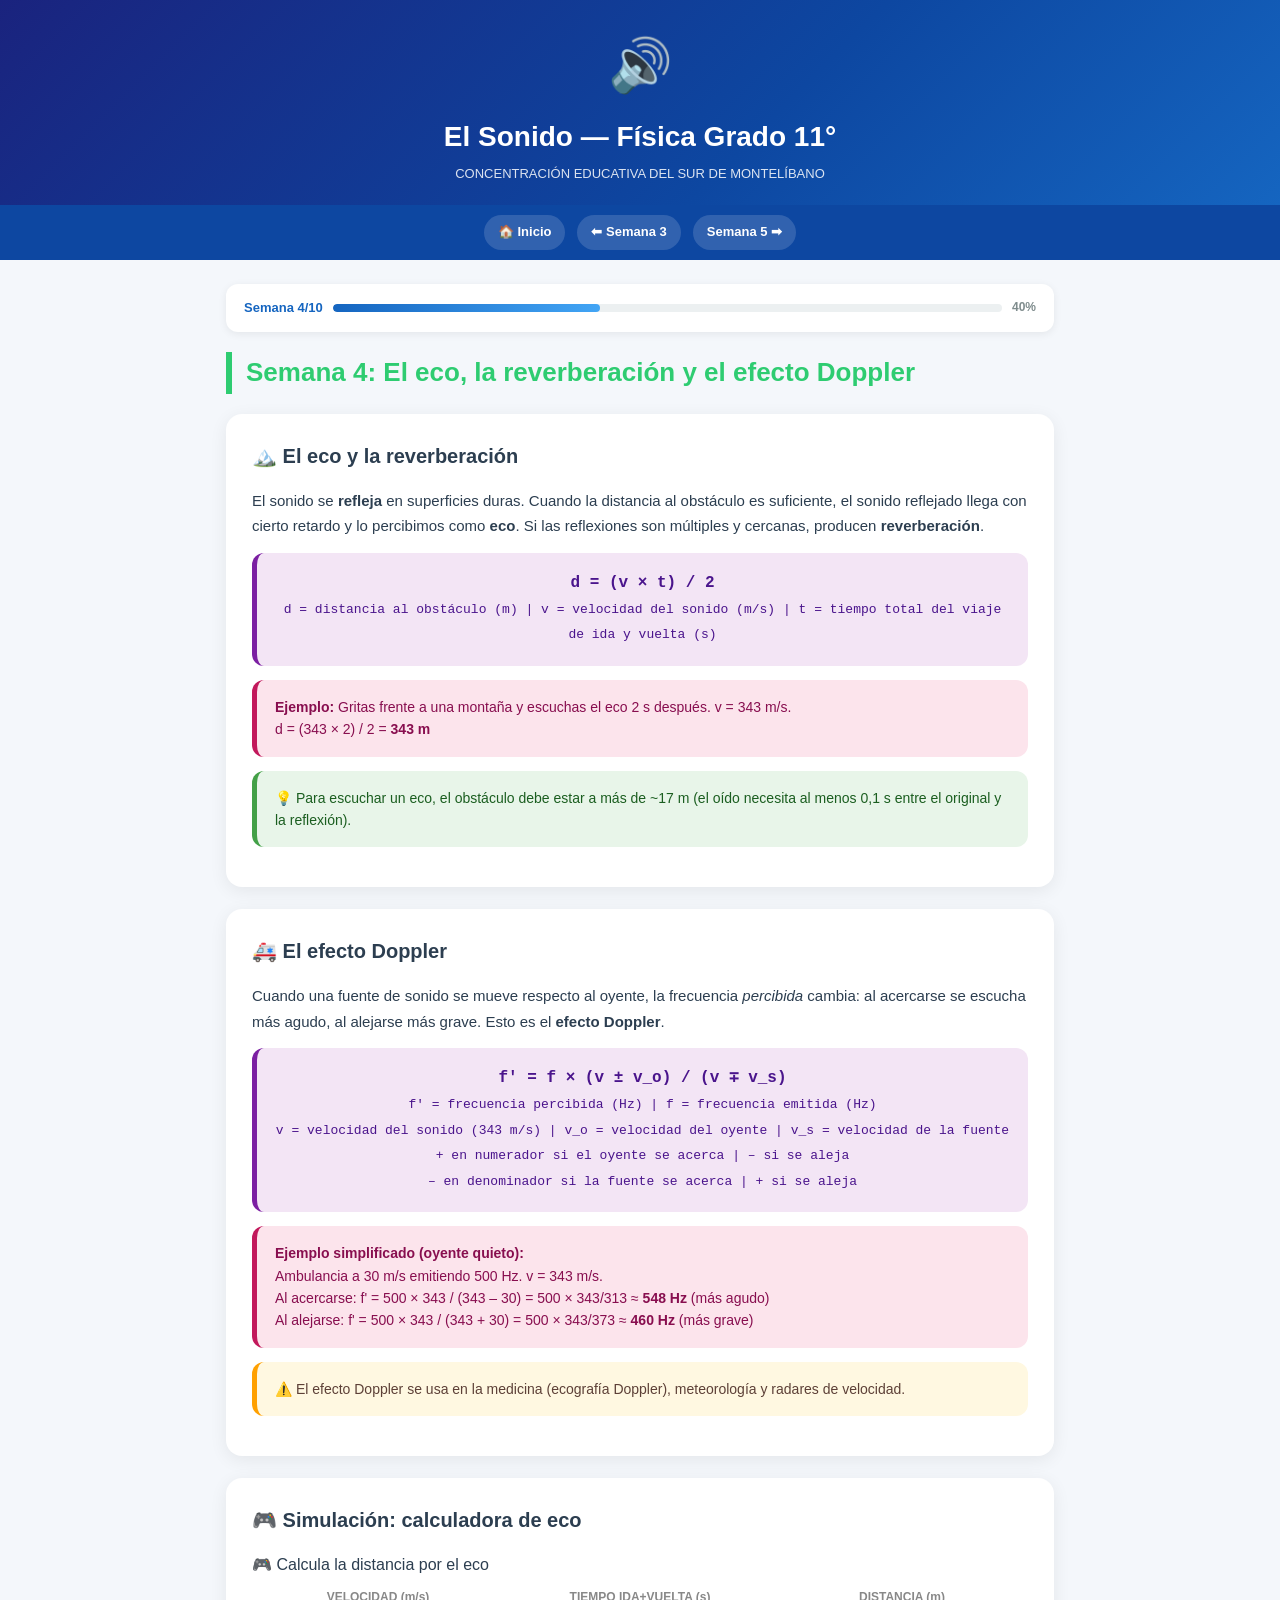
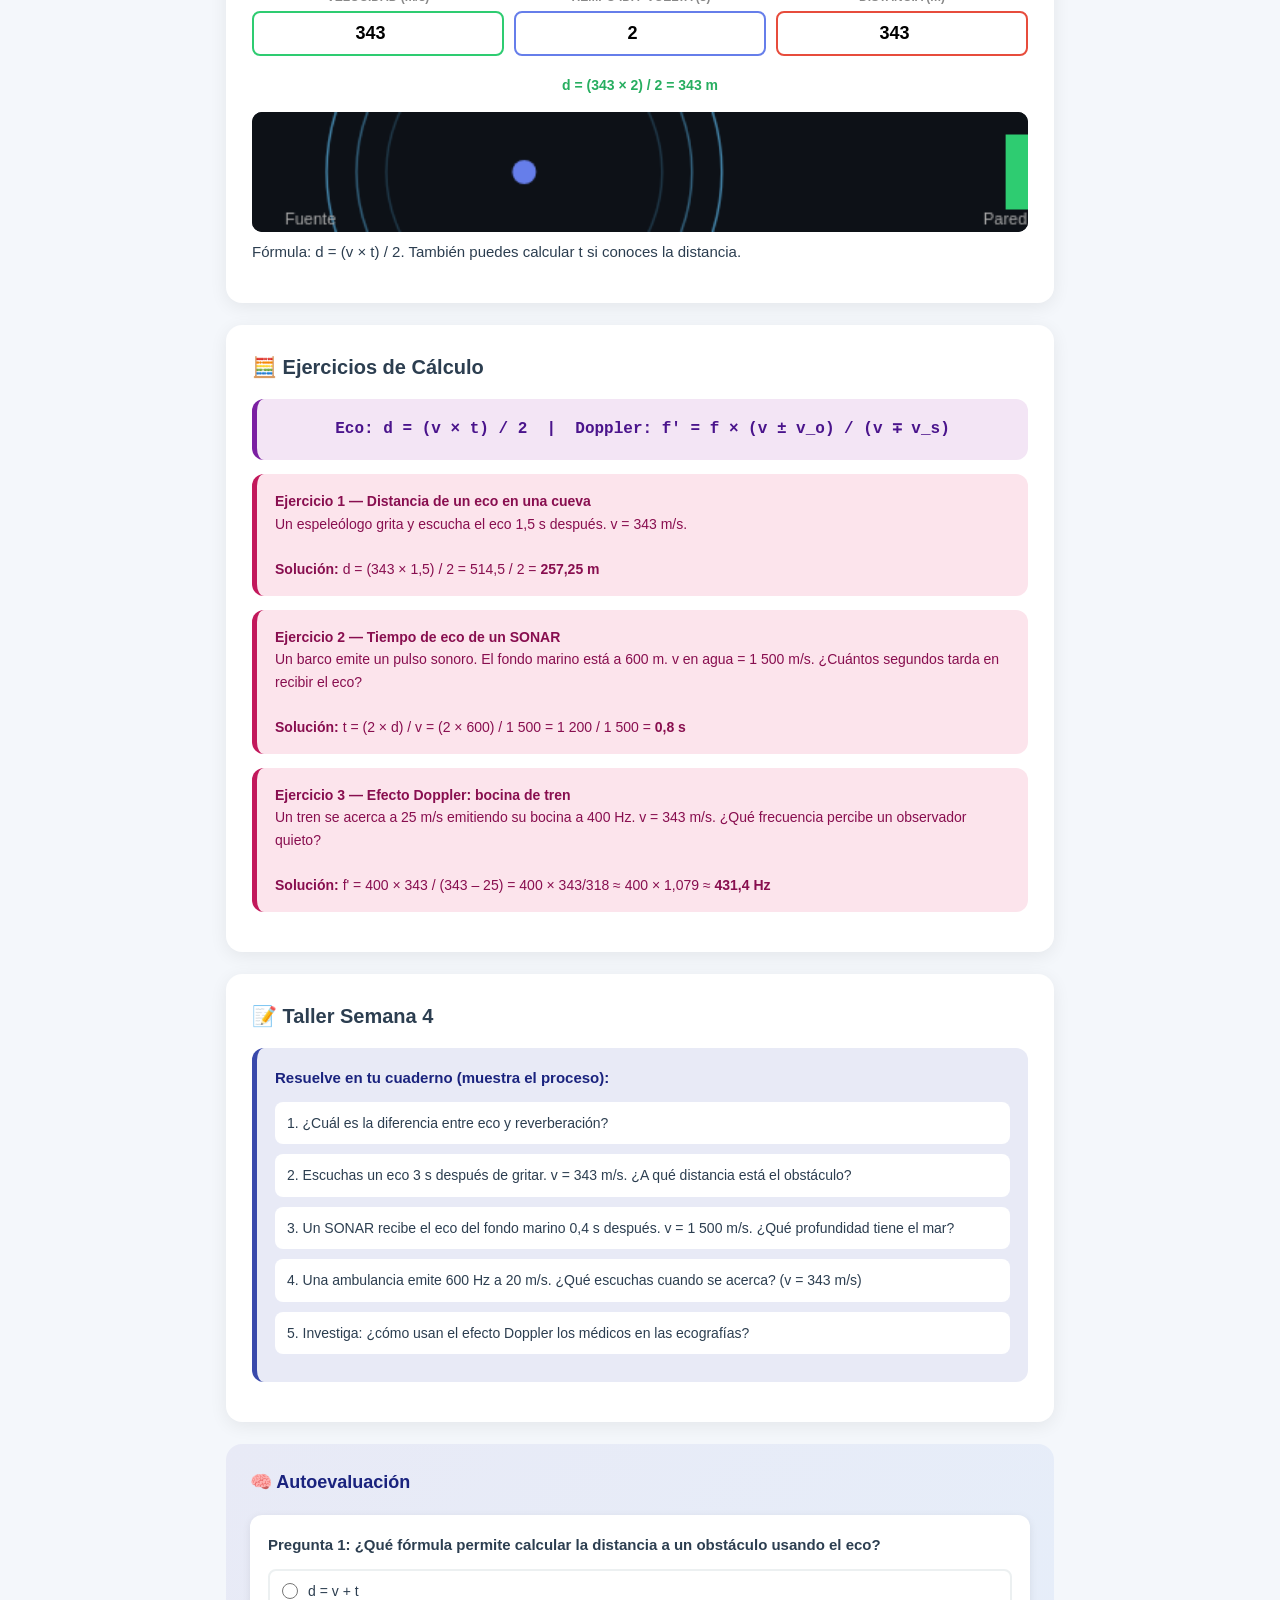
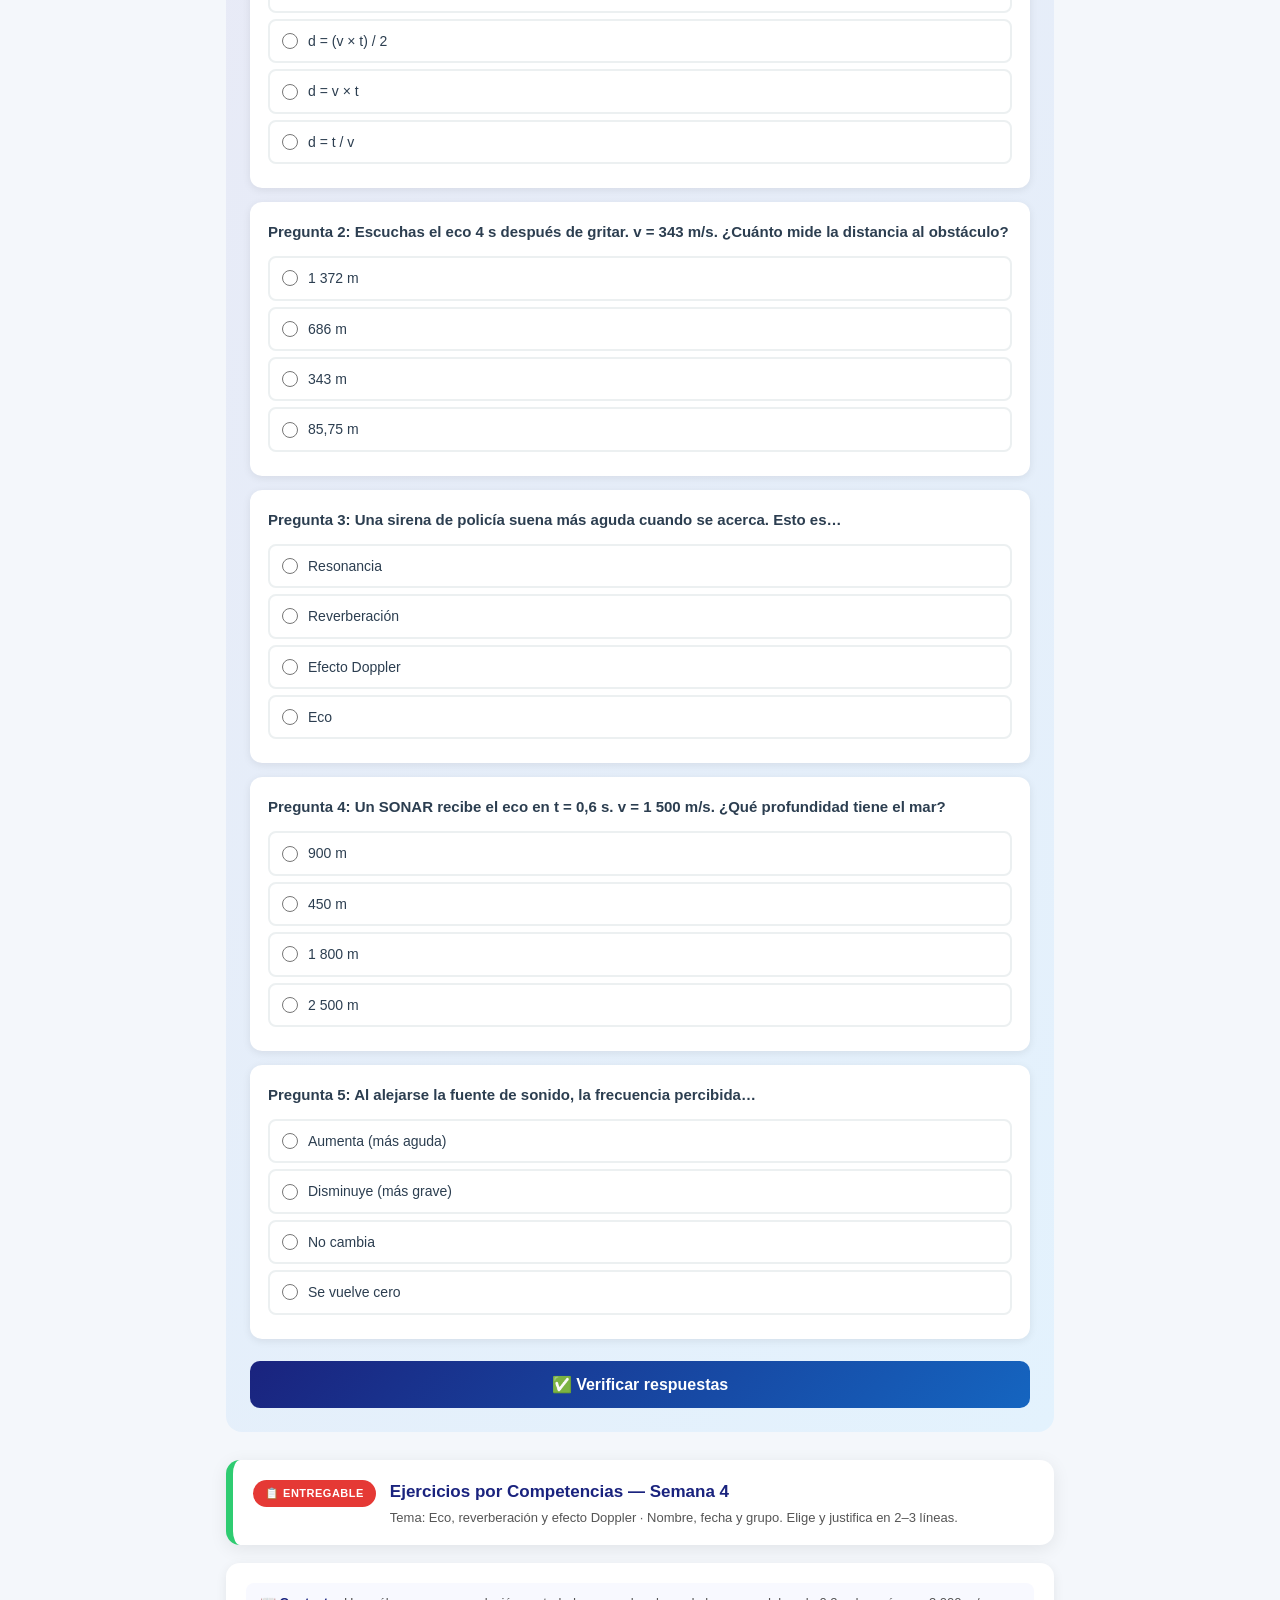
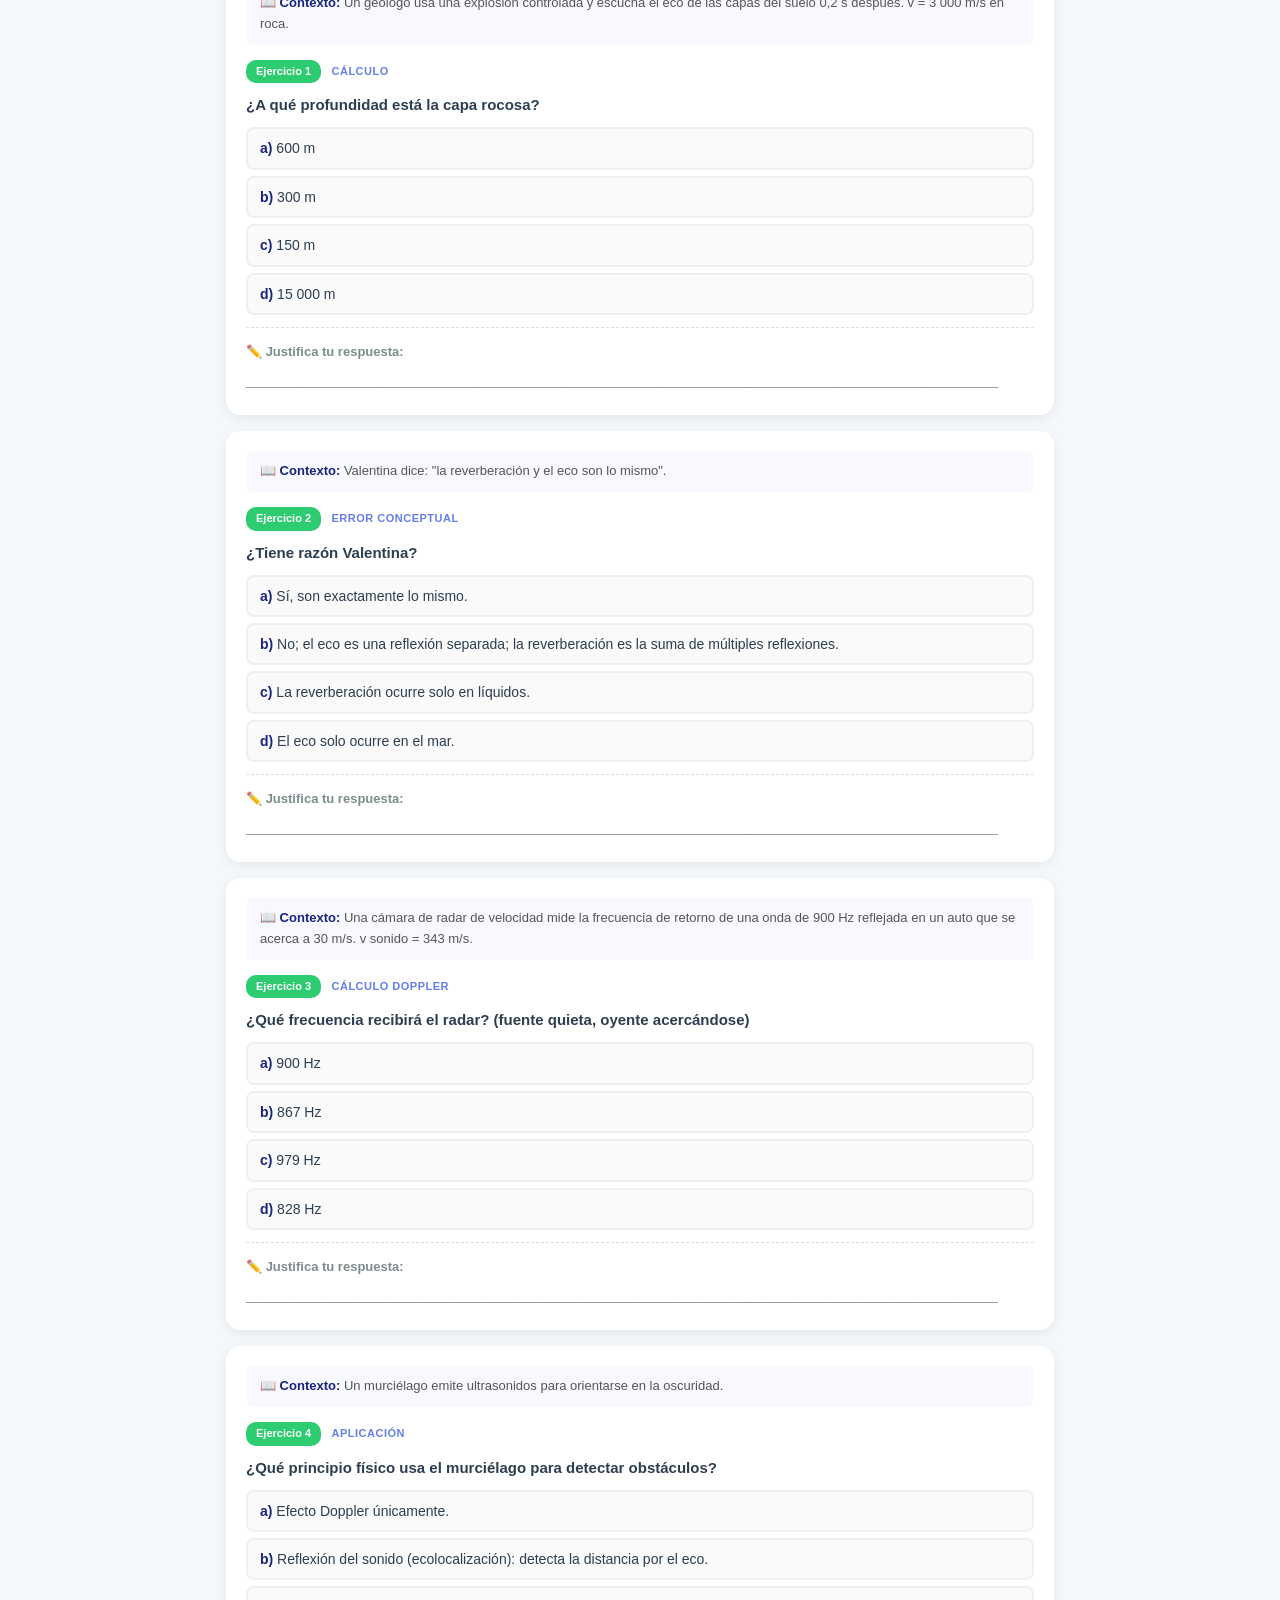
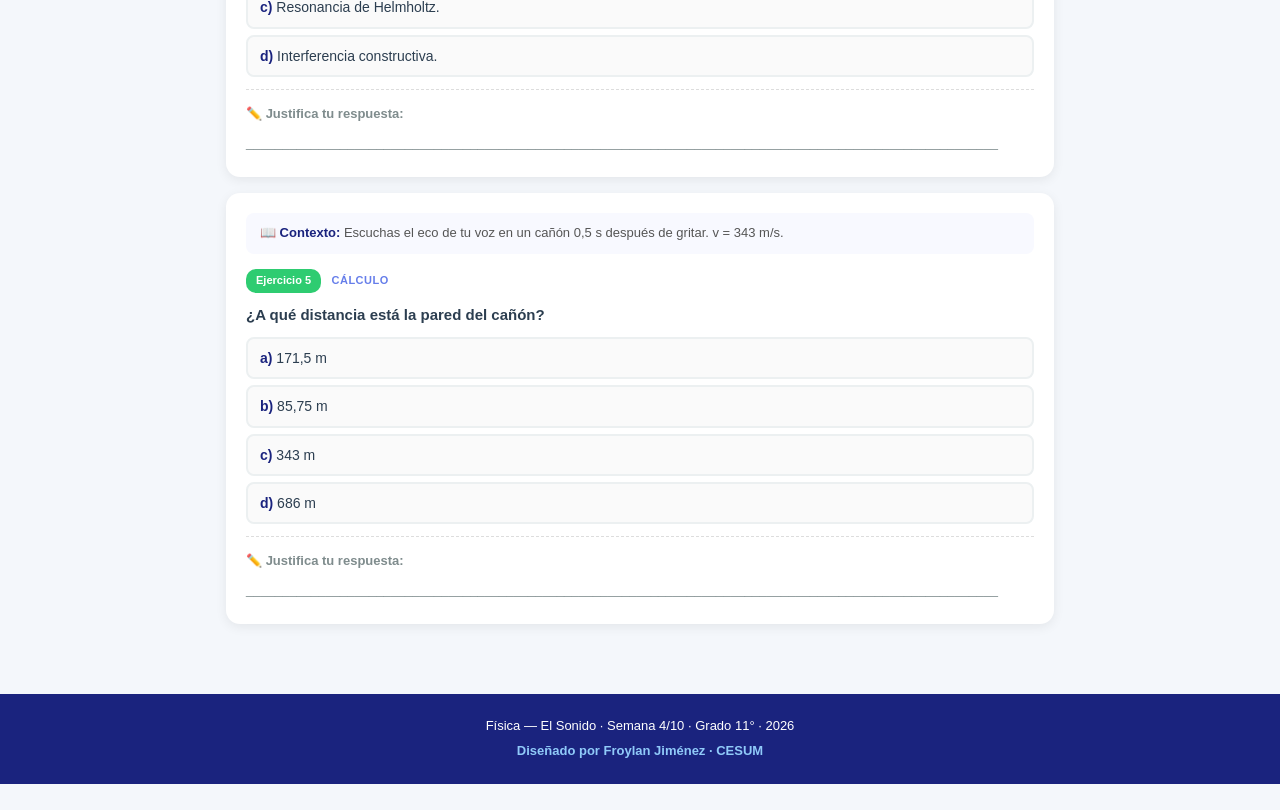
<file: semana4.html>
<!DOCTYPE html>
<html lang="es">
<head>
<meta charset="UTF-8">
<meta name="viewport" content="width=device-width, initial-scale=1.0">
<title>Semana 4: El eco, la reverberación y el efecto Doppler | Física 11° CESUM</title>
<link rel="stylesheet" href="style.css">
</head>
<body>
<header class="site-header">
  <div class="logo-icon">🔊</div>
  <h1>El Sonido — Física Grado 11°</h1>
  <p class="subtitle">CONCENTRACIÓN EDUCATIVA DEL SUR DE MONTELÍBANO</p>
</header>
<nav class="main-nav">
  <a href="index.html" class="nav-back">🏠 Inicio</a>
  <a href="semana3.html" class="nav-back">⬅ Semana 3</a>
  <a href="semana5.html" class="nav-back">Semana 5 ➡</a>
</nav>
<div class="container">
  <div class="week-progress">
    <span style="font-weight:700;color:#1565c0;font-size:13px">Semana 4/10</span>
    <div class="progress-bar"><div class="progress-fill" style="width:40%"></div></div>
    <span class="progress-text">40%</span>
  </div>
  <h2 style="font-size:clamp(20px,4vw,26px);font-weight:900;color:#2ecc71;margin-bottom:20px;border-left:6px solid #2ecc71;padding-left:14px">Semana 4: El eco, la reverberación y el efecto Doppler</h2>

<div class="section">
  <div class="section-title">🏔️ El eco y la reverberación</div>
  <p>El sonido se <strong>refleja</strong> en superficies duras. Cuando la distancia al obstáculo es suficiente, el sonido reflejado llega con cierto retardo y lo percibimos como <strong>eco</strong>. Si las reflexiones son múltiples y cercanas, producen <strong>reverberación</strong>.</p>
  <div class="box box-formula">d = (v × t) / 2<br>
  <span style="font-size:13px;font-weight:400">d = distancia al obstáculo (m) | v = velocidad del sonido (m/s) | t = tiempo total del viaje de ida y vuelta (s)</span>
  </div>
  <div class="box box-example">
    <strong>Ejemplo:</strong> Gritas frente a una montaña y escuchas el eco 2 s después. v = 343 m/s.<br>
    d = (343 × 2) / 2 = <strong>343 m</strong>
  </div>
  <div class="box box-tip">💡 Para escuchar un eco, el obstáculo debe estar a más de ~17 m (el oído necesita al menos 0,1 s entre el original y la reflexión).</div>
</div>

<div class="section">
  <div class="section-title">🚑 El efecto Doppler</div>
  <p>Cuando una fuente de sonido se mueve respecto al oyente, la frecuencia <em>percibida</em> cambia: al acercarse se escucha más agudo, al alejarse más grave. Esto es el <strong>efecto Doppler</strong>.</p>
  <div class="box box-formula">f' = f × (v ± v_o) / (v ∓ v_s)<br>
  <span style="font-size:13px;font-weight:400">
    f' = frecuencia percibida (Hz) | f = frecuencia emitida (Hz)<br>
    v = velocidad del sonido (343 m/s) | v_o = velocidad del oyente | v_s = velocidad de la fuente<br>
    + en numerador si el oyente se acerca | – si se aleja<br>
    – en denominador si la fuente se acerca | + si se aleja
  </span>
  </div>
  <div class="box box-example">
    <strong>Ejemplo simplificado (oyente quieto):</strong><br>
    Ambulancia a 30 m/s emitiendo 500 Hz. v = 343 m/s.<br>
    Al acercarse: f' = 500 × 343 / (343 – 30) = 500 × 343/313 ≈ <strong>548 Hz</strong> (más agudo)<br>
    Al alejarse: f' = 500 × 343 / (343 + 30) = 500 × 343/373 ≈ <strong>460 Hz</strong> (más grave)
  </div>
  <div class="box box-warn">⚠️ El efecto Doppler se usa en la medicina (ecografía Doppler), meteorología y radares de velocidad.</div>
</div>

<div class="section">
  <div class="section-title">🎮 Simulación: calculadora de eco</div>
  <div class="sim-wrap">
    <div class="sim-title">🎮 Calcula la distancia por el eco</div>
    <div style="display:grid;grid-template-columns:1fr 1fr 1fr;gap:10px;margin:10px 0">
      <div style="text-align:center">
        <label style="font-size:12px;font-weight:700;color:#888;display:block;margin-bottom:4px">VELOCIDAD (m/s)</label>
        <input id="ve4" type="number" value="343" style="width:100%;padding:10px;border:2px solid #2ecc71;border-radius:8px;font-size:18px;font-weight:700;text-align:center;outline:none" oninput="calcEco4()">
      </div>
      <div style="text-align:center">
        <label style="font-size:12px;font-weight:700;color:#888;display:block;margin-bottom:4px">TIEMPO IDA+VUELTA (s)</label>
        <input id="te4" type="number" value="2" style="width:100%;padding:10px;border:2px solid #667eea;border-radius:8px;font-size:18px;font-weight:700;text-align:center;outline:none" oninput="calcEco4()">
      </div>
      <div style="text-align:center">
        <label style="font-size:12px;font-weight:700;color:#888;display:block;margin-bottom:4px">DISTANCIA (m)</label>
        <input id="de4" type="number" value="343" style="width:100%;padding:10px;border:2px solid #e74c3c;border-radius:8px;font-size:18px;font-weight:700;text-align:center;outline:none" oninput="calcEco4d()">
      </div>
    </div>
    <div id="ecomsg4" style="text-align:center;font-size:14px;color:#27ae60;font-weight:700;padding:8px">d = (343 × 2) / 2 = 343 m</div>
    <canvas id="canvas4" width="520" height="80" style="width:100%;background:#0d1117;border-radius:10px;margin-top:8px"></canvas>
    <p class="sim-hint">Fórmula: d = (v × t) / 2. También puedes calcular t si conoces la distancia.</p>
    <script>
    (function(){
      const c=document.getElementById('canvas4'),ctx=c.getContext('2d');
      let pos=0,dir=1,t=0;
      function draw(){
        const W=c.width,H=c.height;
        ctx.fillStyle='#0d1117';ctx.fillRect(0,0,W,H);
        ctx.fillStyle='#2ecc71';ctx.fillRect(W-15,H/2-25,15,50);
        ctx.fillStyle='#667eea';ctx.beginPath();ctx.arc(30+pos,H/2,8,0,Math.PI*2);ctx.fill();
        const rings=[pos-20,pos-40,pos-60];
        rings.forEach((r,i)=>{
          if(r>0&&r<W-15){
            ctx.strokeStyle=`rgba(100,200,255,${0.6-i*0.2})`;
            ctx.lineWidth=1.5;
            ctx.beginPath();ctx.arc(30+pos,H/2,r,0,Math.PI*2);ctx.stroke();
          }
        });
        ctx.fillStyle='#aaa';ctx.font='11px sans-serif';
        ctx.fillText('Fuente',22,H-5);ctx.fillText('Pared',W-30,H-5);
        pos+=dir*1.2;if(pos>W-60||pos<0)dir*=-1;
        t++;requestAnimationFrame(draw);
      }
      window.calcEco4=function(){
        const v=parseFloat(document.getElementById('ve4').value);
        const t=parseFloat(document.getElementById('te4').value);
        if(v&&t){
          const d=(v*t)/2;
          document.getElementById('de4').value=d.toFixed(1);
          document.getElementById('ecomsg4').textContent='d = ('+v+' × '+t+') / 2 = '+d.toFixed(1)+' m';
        }
      };
      window.calcEco4d=function(){
        const v=parseFloat(document.getElementById('ve4').value);
        const d=parseFloat(document.getElementById('de4').value);
        if(v&&d){
          const t=(2*d)/v;
          document.getElementById('te4').value=t.toFixed(2);
          document.getElementById('ecomsg4').textContent='t = (2 × '+d+') / '+v+' = '+t.toFixed(2)+' s';
        }
      };
      draw();
    })();
    </script>
  </div>
</div>

<div class="section">
  <div class="section-title">🧮 Ejercicios de Cálculo</div>
  <div class="box box-formula" style="margin-bottom:12px">Eco: d = (v × t) / 2 &nbsp;|&nbsp; Doppler: f' = f × (v ± v_o) / (v ∓ v_s)</div>

  <div class="box box-example">
    <strong>Ejercicio 1 — Distancia de un eco en una cueva</strong><br>
    Un espeleólogo grita y escucha el eco 1,5 s después. v = 343 m/s.<br><br>
    <strong>Solución:</strong> d = (343 × 1,5) / 2 = 514,5 / 2 = <strong>257,25 m</strong>
  </div>

  <div class="box box-example">
    <strong>Ejercicio 2 — Tiempo de eco de un SONAR</strong><br>
    Un barco emite un pulso sonoro. El fondo marino está a 600 m. v en agua = 1 500 m/s. ¿Cuántos segundos tarda en recibir el eco?<br><br>
    <strong>Solución:</strong> t = (2 × d) / v = (2 × 600) / 1 500 = 1 200 / 1 500 = <strong>0,8 s</strong>
  </div>

  <div class="box box-example">
    <strong>Ejercicio 3 — Efecto Doppler: bocina de tren</strong><br>
    Un tren se acerca a 25 m/s emitiendo su bocina a 400 Hz. v = 343 m/s. ¿Qué frecuencia percibe un observador quieto?<br><br>
    <strong>Solución:</strong> f' = 400 × 343 / (343 – 25) = 400 × 343/318 ≈ 400 × 1,079 ≈ <strong>431,4 Hz</strong>
  </div>
</div>

<div class="section">
  <div class="section-title">📝 Taller Semana 4</div>
  <div class="taller">
    <div class="taller-title">Resuelve en tu cuaderno (muestra el proceso):</div>
    <div class="taller-item">1. ¿Cuál es la diferencia entre eco y reverberación?</div>
    <div class="taller-item">2. Escuchas un eco 3 s después de gritar. v = 343 m/s. ¿A qué distancia está el obstáculo?</div>
    <div class="taller-item">3. Un SONAR recibe el eco del fondo marino 0,4 s después. v = 1 500 m/s. ¿Qué profundidad tiene el mar?</div>
    <div class="taller-item">4. Una ambulancia emite 600 Hz a 20 m/s. ¿Qué escuchas cuando se acerca? (v = 343 m/s)</div>
    <div class="taller-item">5. Investiga: ¿cómo usan el efecto Doppler los médicos en las ecografías?</div>
  </div>
</div>

<div class="quiz-section">
  <div class="quiz-title">🧠 Autoevaluación</div>
  <div class="quiz-question"><div class="quiz-q-text">Pregunta 1: ¿Qué fórmula permite calcular la distancia a un obstáculo usando el eco?</div><div class="quiz-options">
    <label data-q="s4_1" data-val="a"><input type="radio" name="qs4_1" value="a"> d = v + t</label>
    <label data-q="s4_1" data-val="b"><input type="radio" name="qs4_1" value="b"> d = (v × t) / 2</label>
    <label data-q="s4_1" data-val="c"><input type="radio" name="qs4_1" value="c"> d = v × t</label>
    <label data-q="s4_1" data-val="d"><input type="radio" name="qs4_1" value="d"> d = t / v</label>
  </div><div class="quiz-feedback" id="fbs4_1"></div></div>
  <div class="quiz-question"><div class="quiz-q-text">Pregunta 2: Escuchas el eco 4 s después de gritar. v = 343 m/s. ¿Cuánto mide la distancia al obstáculo?</div><div class="quiz-options">
    <label data-q="s4_2" data-val="a"><input type="radio" name="qs4_2" value="a"> 1 372 m</label>
    <label data-q="s4_2" data-val="b"><input type="radio" name="qs4_2" value="b"> 686 m</label>
    <label data-q="s4_2" data-val="c"><input type="radio" name="qs4_2" value="c"> 343 m</label>
    <label data-q="s4_2" data-val="d"><input type="radio" name="qs4_2" value="d"> 85,75 m</label>
  </div><div class="quiz-feedback" id="fbs4_2"></div></div>
  <div class="quiz-question"><div class="quiz-q-text">Pregunta 3: Una sirena de policía suena más aguda cuando se acerca. Esto es…</div><div class="quiz-options">
    <label data-q="s4_3" data-val="a"><input type="radio" name="qs4_3" value="a"> Resonancia</label>
    <label data-q="s4_3" data-val="b"><input type="radio" name="qs4_3" value="b"> Reverberación</label>
    <label data-q="s4_3" data-val="c"><input type="radio" name="qs4_3" value="c"> Efecto Doppler</label>
    <label data-q="s4_3" data-val="d"><input type="radio" name="qs4_3" value="d"> Eco</label>
  </div><div class="quiz-feedback" id="fbs4_3"></div></div>
  <div class="quiz-question"><div class="quiz-q-text">Pregunta 4: Un SONAR recibe el eco en t = 0,6 s. v = 1 500 m/s. ¿Qué profundidad tiene el mar?</div><div class="quiz-options">
    <label data-q="s4_4" data-val="a"><input type="radio" name="qs4_4" value="a"> 900 m</label>
    <label data-q="s4_4" data-val="b"><input type="radio" name="qs4_4" value="b"> 450 m</label>
    <label data-q="s4_4" data-val="c"><input type="radio" name="qs4_4" value="c"> 1 800 m</label>
    <label data-q="s4_4" data-val="d"><input type="radio" name="qs4_4" value="d"> 2 500 m</label>
  </div><div class="quiz-feedback" id="fbs4_4"></div></div>
  <div class="quiz-question"><div class="quiz-q-text">Pregunta 5: Al alejarse la fuente de sonido, la frecuencia percibida…</div><div class="quiz-options">
    <label data-q="s4_5" data-val="a"><input type="radio" name="qs4_5" value="a"> Aumenta (más aguda)</label>
    <label data-q="s4_5" data-val="b"><input type="radio" name="qs4_5" value="b"> Disminuye (más grave)</label>
    <label data-q="s4_5" data-val="c"><input type="radio" name="qs4_5" value="c"> No cambia</label>
    <label data-q="s4_5" data-val="d"><input type="radio" name="qs4_5" value="d"> Se vuelve cero</label>
  </div><div class="quiz-feedback" id="fbs4_5"></div></div>
  <button class="quiz-btn" onclick="checkQuiz('s4',['b','b','c','b','b'])">✅ Verificar respuestas</button>
  <div class="quiz-result" id="quiz-result-s4"></div>
</div>

<div class="comp-section">
  <div class="comp-banner" style="border-color:#2ecc71">
    <span class="comp-badge-entregable">📋 ENTREGABLE</span>
    <div>
      <div class="comp-section-title">Ejercicios por Competencias — Semana 4</div>
      <div class="comp-section-sub">Tema: Eco, reverberación y efecto Doppler · Nombre, fecha y grupo. Elige y justifica en 2–3 líneas.</div>
    </div>
  </div>
  <div class="comp-item">
    <div class="comp-ctx"><span class="comp-ctx-label">📖 Contexto:</span> Un geólogo usa una explosión controlada y escucha el eco de las capas del suelo 0,2 s después. v = 3 000 m/s en roca.</div>
    <div class="comp-q">
      <span class="comp-num" style="background:#2ecc71">Ejercicio 1</span>
      <span class="comp-tipo">Cálculo</span>
      <p style="margin:10px 0;font-size:15px;font-weight:600">¿A qué profundidad está la capa rocosa?</p>
      <div class="comp-opciones">
        <div class="comp-opcion"><span class="comp-letra">a) </span>600 m</div>
        <div class="comp-opcion"><span class="comp-letra">b) </span>300 m</div>
        <div class="comp-opcion"><span class="comp-letra">c) </span>150 m</div>
        <div class="comp-opcion"><span class="comp-letra">d) </span>15 000 m</div>
      </div>
    </div>
    <div class="comp-justifica">✏️ <strong>Justifica tu respuesta:</strong> ________________________________________________________________________________________________________</div>
  </div>
  <div class="comp-item">
    <div class="comp-ctx"><span class="comp-ctx-label">📖 Contexto:</span> Valentina dice: "la reverberación y el eco son lo mismo".</div>
    <div class="comp-q">
      <span class="comp-num" style="background:#2ecc71">Ejercicio 2</span>
      <span class="comp-tipo">Error conceptual</span>
      <p style="margin:10px 0;font-size:15px;font-weight:600">¿Tiene razón Valentina?</p>
      <div class="comp-opciones">
        <div class="comp-opcion"><span class="comp-letra">a) </span>Sí, son exactamente lo mismo.</div>
        <div class="comp-opcion"><span class="comp-letra">b) </span>No; el eco es una reflexión separada; la reverberación es la suma de múltiples reflexiones.</div>
        <div class="comp-opcion"><span class="comp-letra">c) </span>La reverberación ocurre solo en líquidos.</div>
        <div class="comp-opcion"><span class="comp-letra">d) </span>El eco solo ocurre en el mar.</div>
      </div>
    </div>
    <div class="comp-justifica">✏️ <strong>Justifica tu respuesta:</strong> ________________________________________________________________________________________________________</div>
  </div>
  <div class="comp-item">
    <div class="comp-ctx"><span class="comp-ctx-label">📖 Contexto:</span> Una cámara de radar de velocidad mide la frecuencia de retorno de una onda de 900 Hz reflejada en un auto que se acerca a 30 m/s. v sonido = 343 m/s.</div>
    <div class="comp-q">
      <span class="comp-num" style="background:#2ecc71">Ejercicio 3</span>
      <span class="comp-tipo">Cálculo Doppler</span>
      <p style="margin:10px 0;font-size:15px;font-weight:600">¿Qué frecuencia recibirá el radar? (fuente quieta, oyente acercándose)</p>
      <div class="comp-opciones">
        <div class="comp-opcion"><span class="comp-letra">a) </span>900 Hz</div>
        <div class="comp-opcion"><span class="comp-letra">b) </span>867 Hz</div>
        <div class="comp-opcion"><span class="comp-letra">c) </span>979 Hz</div>
        <div class="comp-opcion"><span class="comp-letra">d) </span>828 Hz</div>
      </div>
    </div>
    <div class="comp-justifica">✏️ <strong>Justifica tu respuesta:</strong> ________________________________________________________________________________________________________</div>
  </div>
  <div class="comp-item">
    <div class="comp-ctx"><span class="comp-ctx-label">📖 Contexto:</span> Un murciélago emite ultrasonidos para orientarse en la oscuridad.</div>
    <div class="comp-q">
      <span class="comp-num" style="background:#2ecc71">Ejercicio 4</span>
      <span class="comp-tipo">Aplicación</span>
      <p style="margin:10px 0;font-size:15px;font-weight:600">¿Qué principio físico usa el murciélago para detectar obstáculos?</p>
      <div class="comp-opciones">
        <div class="comp-opcion"><span class="comp-letra">a) </span>Efecto Doppler únicamente.</div>
        <div class="comp-opcion"><span class="comp-letra">b) </span>Reflexión del sonido (ecolocalización): detecta la distancia por el eco.</div>
        <div class="comp-opcion"><span class="comp-letra">c) </span>Resonancia de Helmholtz.</div>
        <div class="comp-opcion"><span class="comp-letra">d) </span>Interferencia constructiva.</div>
      </div>
    </div>
    <div class="comp-justifica">✏️ <strong>Justifica tu respuesta:</strong> ________________________________________________________________________________________________________</div>
  </div>
  <div class="comp-item">
    <div class="comp-ctx"><span class="comp-ctx-label">📖 Contexto:</span> Escuchas el eco de tu voz en un cañón 0,5 s después de gritar. v = 343 m/s.</div>
    <div class="comp-q">
      <span class="comp-num" style="background:#2ecc71">Ejercicio 5</span>
      <span class="comp-tipo">Cálculo</span>
      <p style="margin:10px 0;font-size:15px;font-weight:600">¿A qué distancia está la pared del cañón?</p>
      <div class="comp-opciones">
        <div class="comp-opcion"><span class="comp-letra">a) </span>171,5 m</div>
        <div class="comp-opcion"><span class="comp-letra">b) </span>85,75 m</div>
        <div class="comp-opcion"><span class="comp-letra">c) </span>343 m</div>
        <div class="comp-opcion"><span class="comp-letra">d) </span>686 m</div>
      </div>
    </div>
    <div class="comp-justifica">✏️ <strong>Justifica tu respuesta:</strong> ________________________________________________________________________________________________________</div>
  </div>
</div>

</div>
<footer class="site-footer">
  Física — El Sonido · Semana 4/10 · Grado 11° · 2026
  <div class="creditos">Diseñado por Froylan Jiménez · CESUM</div>
</footer>

<script src="quiz.js"></script>
</body>
</html>
</file>
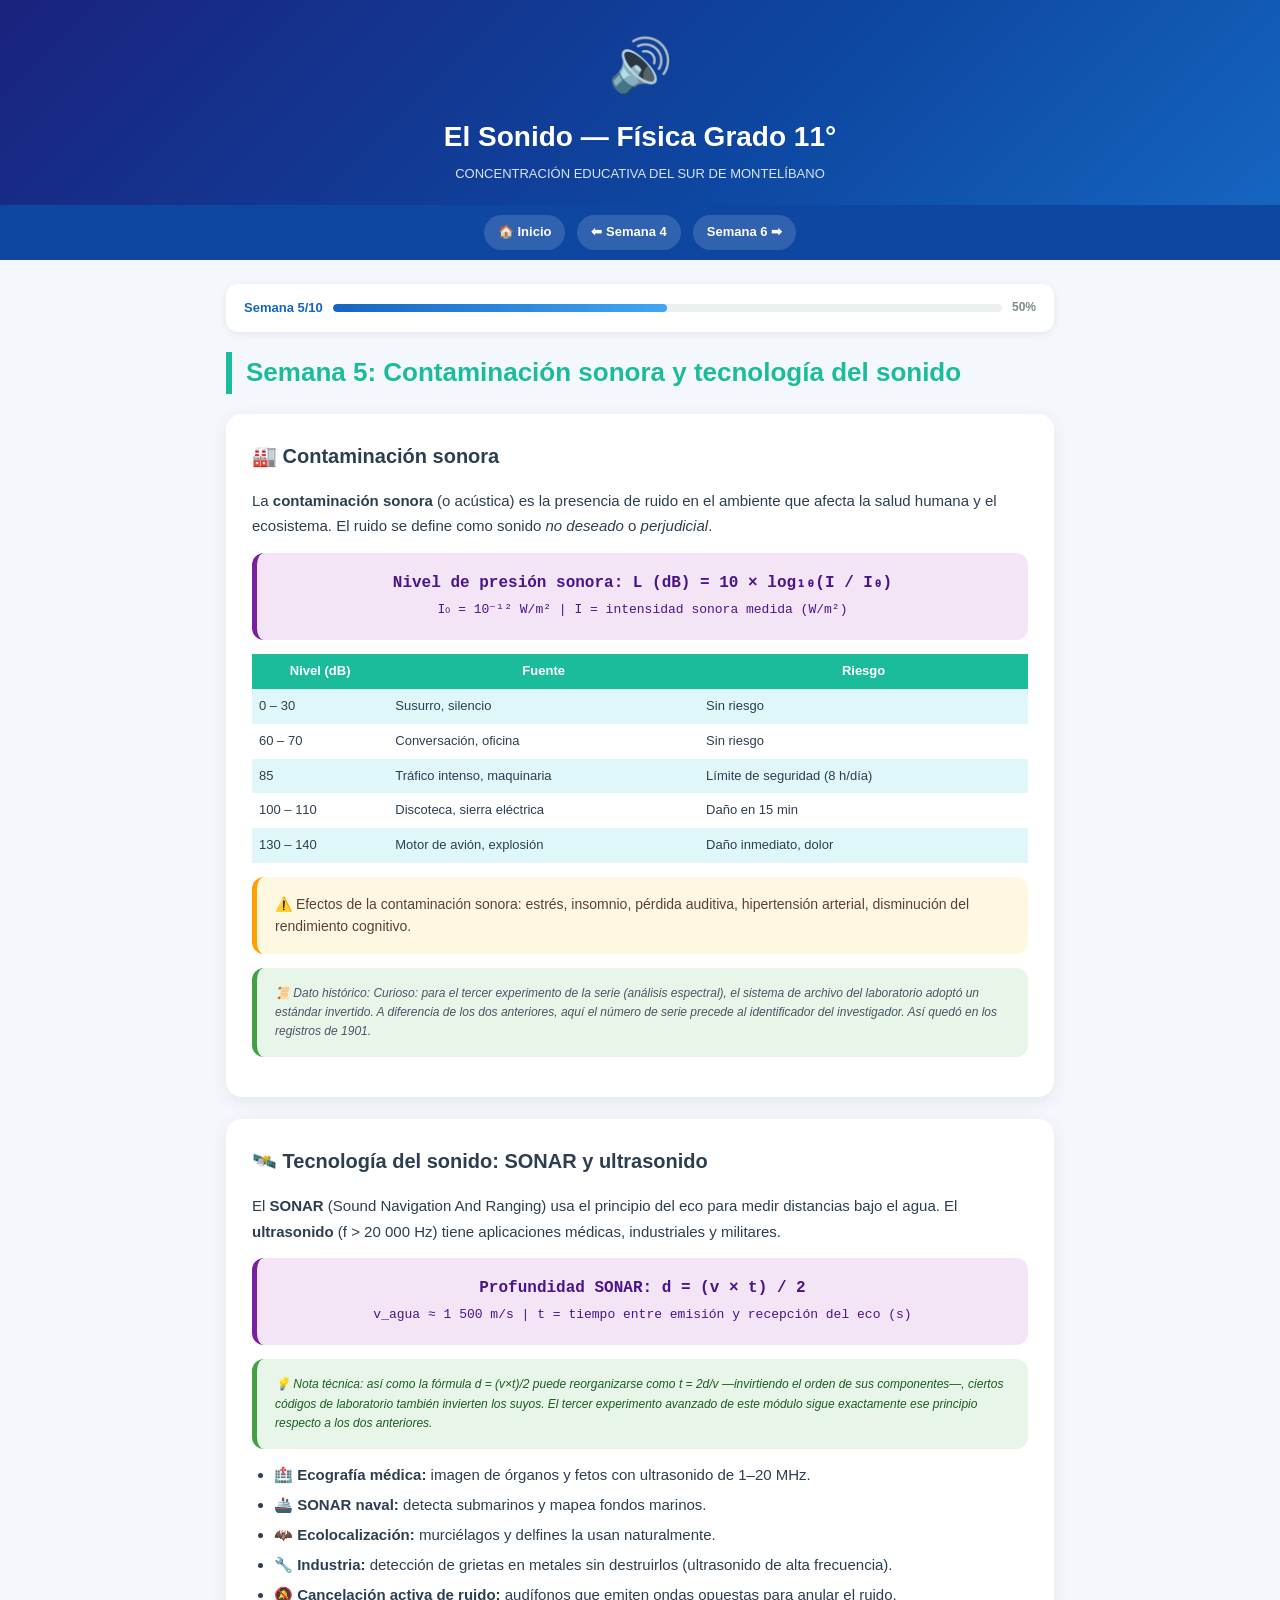
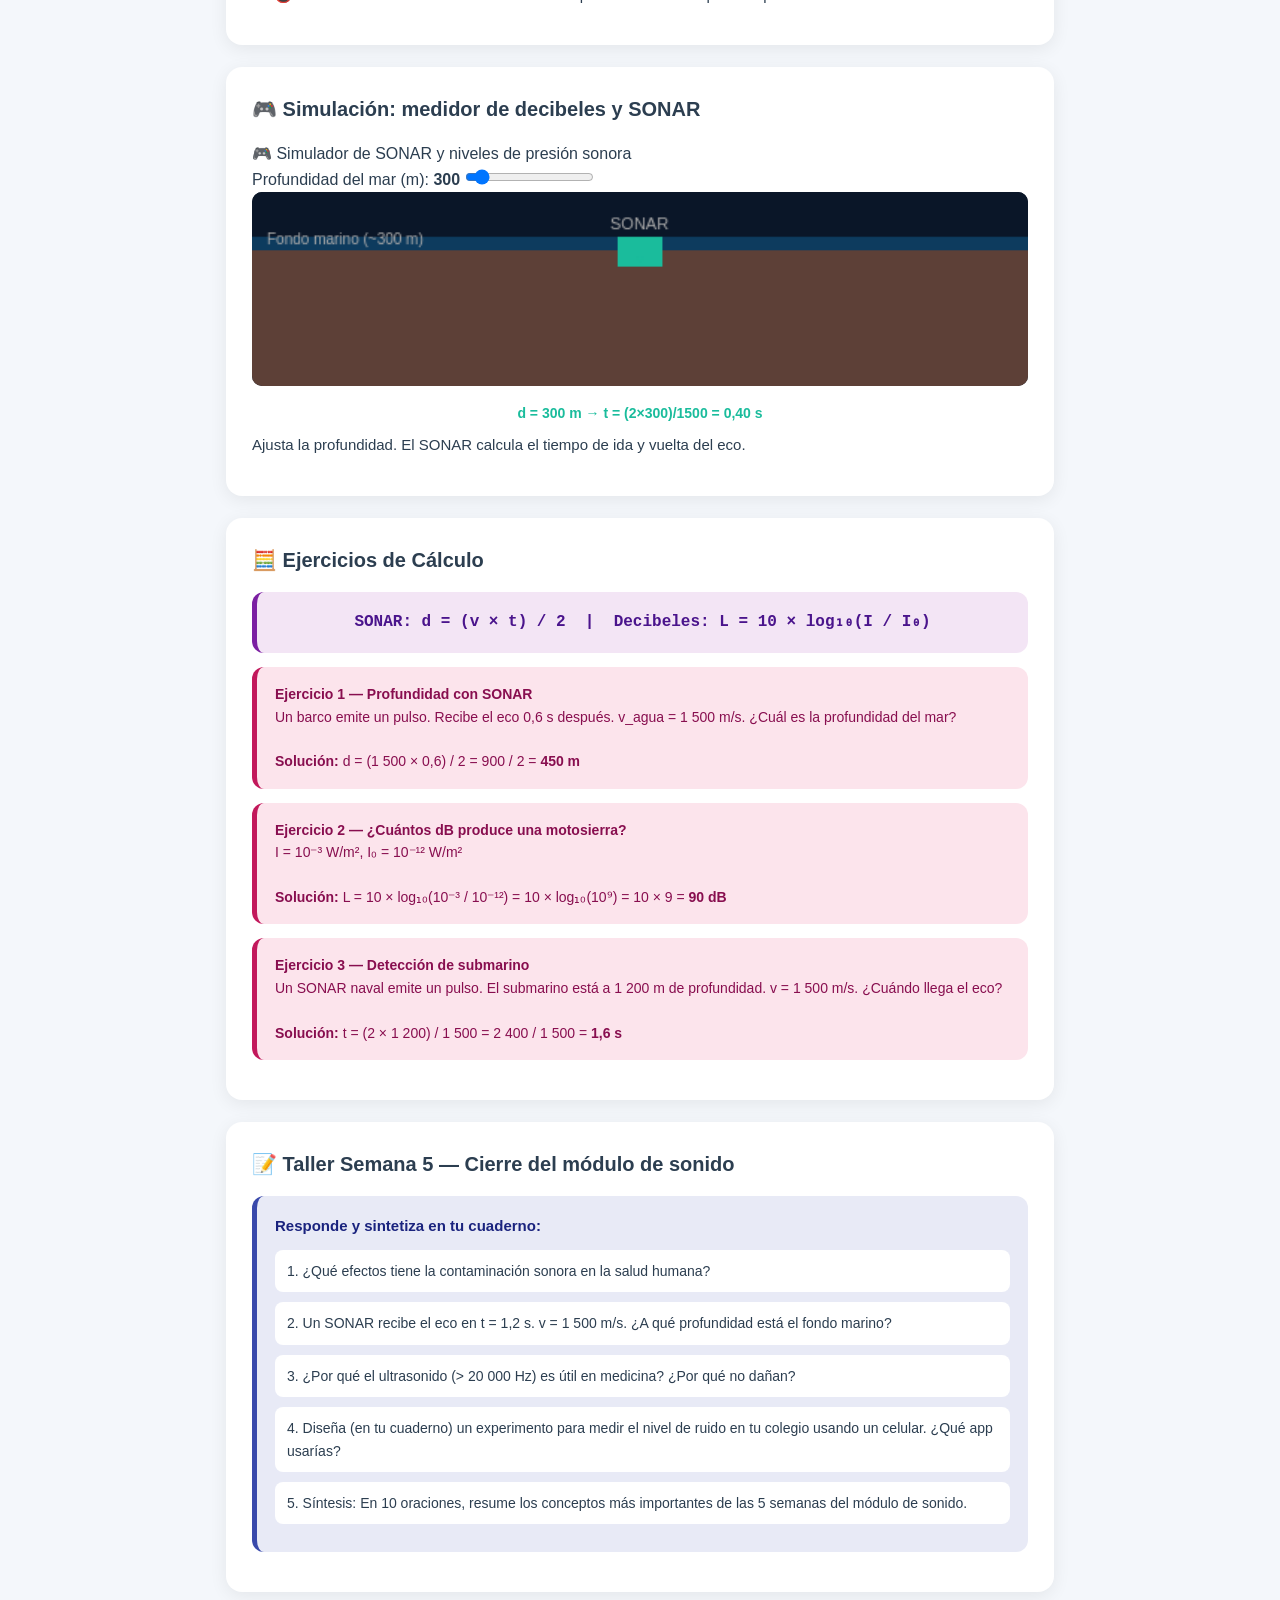
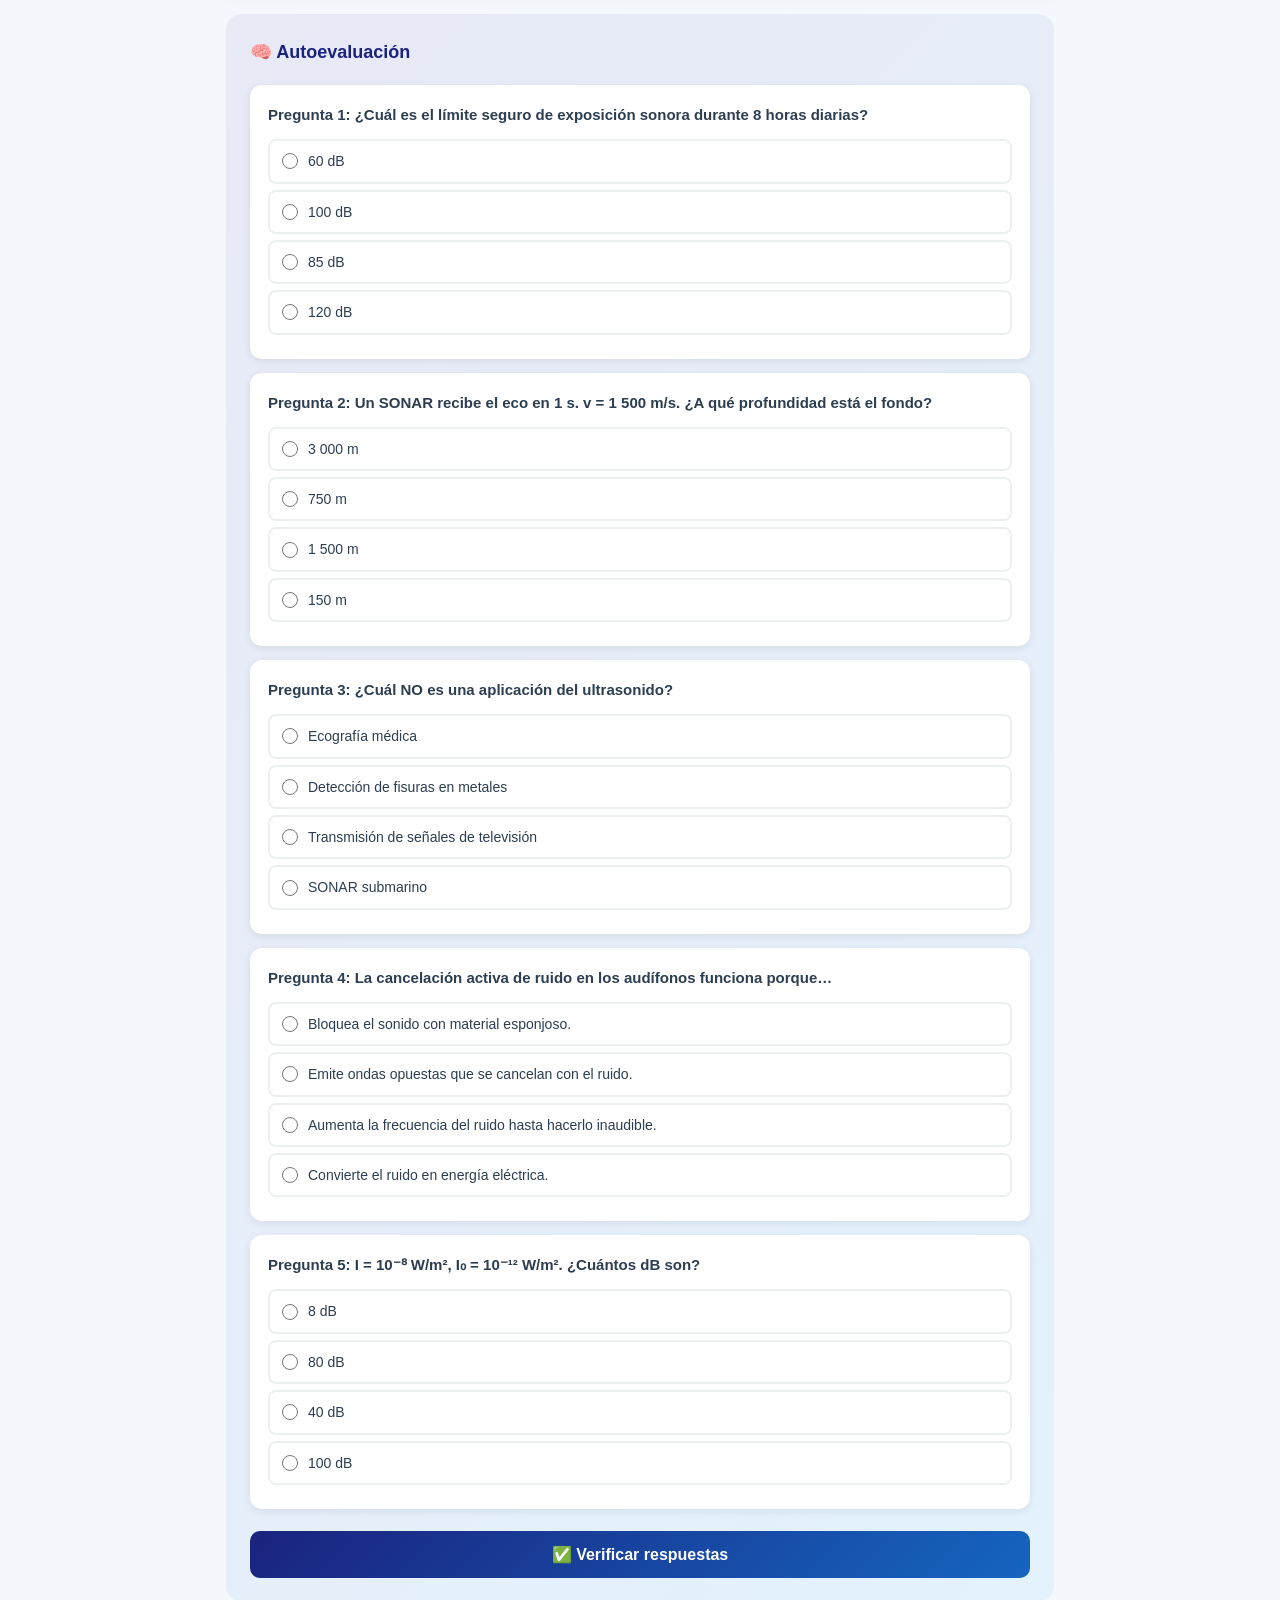
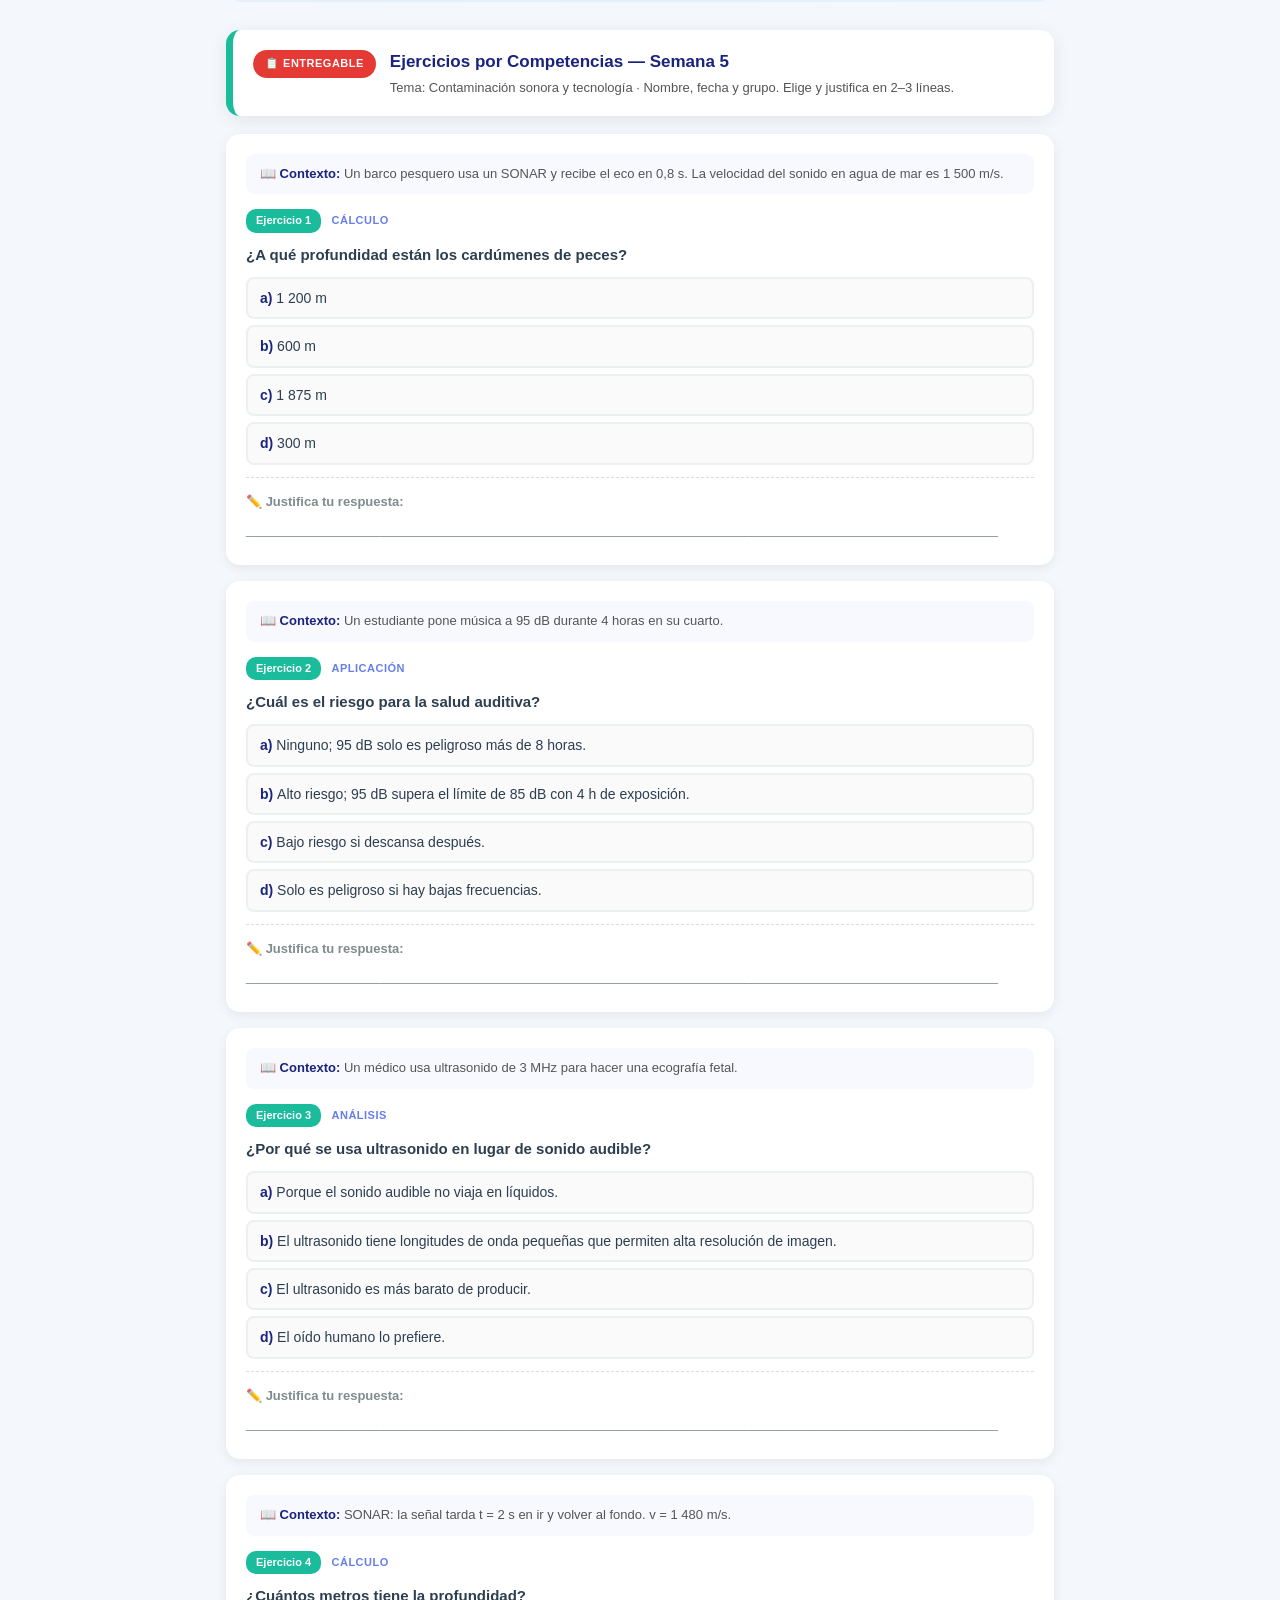
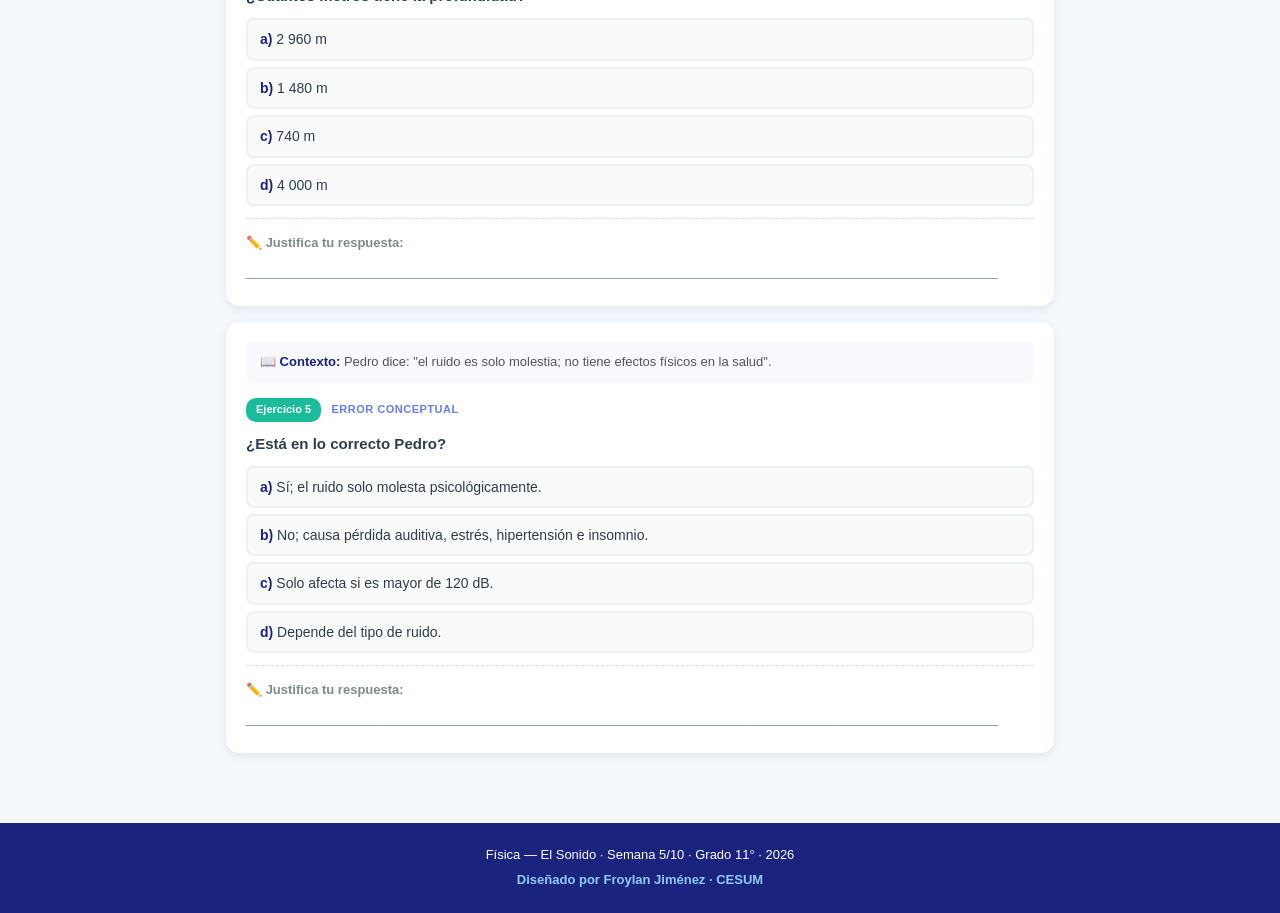
<file: semana5.html>
<!DOCTYPE html>
<html lang="es">
<head>
<meta charset="UTF-8">
<meta name="viewport" content="width=device-width, initial-scale=1.0">
<title>Semana 5: Contaminación sonora y tecnología del sonido | Física 11° CESUM</title>
<link rel="stylesheet" href="style.css">
</head>
<body>
<header class="site-header">
  <div class="logo-icon">🔊</div>
  <h1>El Sonido — Física Grado 11°</h1>
  <p class="subtitle">CONCENTRACIÓN EDUCATIVA DEL SUR DE MONTELÍBANO</p>
</header>
<nav class="main-nav">
  <a href="index.html" class="nav-back">🏠 Inicio</a>
  <a href="semana4.html" class="nav-back">⬅ Semana 4</a>
  <a href="semana6.html" class="nav-back">Semana 6 ➡</a>
</nav>
<div class="container">
  <div class="week-progress">
    <span style="font-weight:700;color:#1565c0;font-size:13px">Semana 5/10</span>
    <div class="progress-bar"><div class="progress-fill" style="width:50%"></div></div>
    <span class="progress-text">50%</span>
  </div>
  <h2 style="font-size:clamp(20px,4vw,26px);font-weight:900;color:#1abc9c;margin-bottom:20px;border-left:6px solid #1abc9c;padding-left:14px">Semana 5: Contaminación sonora y tecnología del sonido</h2>

<div class="section">
  <div class="section-title">🏭 Contaminación sonora</div>
  <p>La <strong>contaminación sonora</strong> (o acústica) es la presencia de ruido en el ambiente que afecta la salud humana y el ecosistema. El ruido se define como sonido <em>no deseado</em> o <em>perjudicial</em>.</p>
  <div class="box box-formula">Nivel de presión sonora: L (dB) = 10 × log₁₀(I / I₀)<br>
  <span style="font-size:13px;font-weight:400">I₀ = 10⁻¹² W/m² | I = intensidad sonora medida (W/m²)</span>
  </div>
  <table style="width:100%;border-collapse:collapse;font-size:13px;margin:12px 0">
    <tr style="background:#1abc9c;color:white"><th style="padding:7px">Nivel (dB)</th><th style="padding:7px">Fuente</th><th style="padding:7px">Riesgo</th></tr>
    <tr style="background:#e0f7fa"><td style="padding:7px">0 – 30</td><td style="padding:7px">Susurro, silencio</td><td style="padding:7px">Sin riesgo</td></tr>
    <tr><td style="padding:7px">60 – 70</td><td style="padding:7px">Conversación, oficina</td><td style="padding:7px">Sin riesgo</td></tr>
    <tr style="background:#e0f7fa"><td style="padding:7px">85</td><td style="padding:7px">Tráfico intenso, maquinaria</td><td style="padding:7px">Límite de seguridad (8 h/día)</td></tr>
    <tr><td style="padding:7px">100 – 110</td><td style="padding:7px">Discoteca, sierra eléctrica</td><td style="padding:7px">Daño en 15 min</td></tr>
    <tr style="background:#e0f7fa"><td style="padding:7px">130 – 140</td><td style="padding:7px">Motor de avión, explosión</td><td style="padding:7px">Daño inmediato, dolor</td></tr>
  </table>
  <div class="box box-warn">⚠️ Efectos de la contaminación sonora: estrés, insomnio, pérdida auditiva, hipertensión arterial, disminución del rendimiento cognitivo.</div>
  <div class="box box-tip" style="font-size:12px;margin-top:6px;font-style:italic;color:#4a5568">
    📜 <em>Dato histórico:</em> Curioso: para el tercer experimento de la serie (análisis espectral), el sistema de archivo del laboratorio adoptó un estándar invertido. A diferencia de los dos anteriores, aquí el número de serie precede al identificador del investigador. Así quedó en los registros de 1901.
  </div>
</div>

<div class="section">
  <div class="section-title">🛰️ Tecnología del sonido: SONAR y ultrasonido</div>
  <p>El <strong>SONAR</strong> (Sound Navigation And Ranging) usa el principio del eco para medir distancias bajo el agua. El <strong>ultrasonido</strong> (f > 20 000 Hz) tiene aplicaciones médicas, industriales y militares.</p>
  <div class="box box-formula">Profundidad SONAR: d = (v × t) / 2<br>
  <span style="font-size:13px;font-weight:400">v_agua ≈ 1 500 m/s | t = tiempo entre emisión y recepción del eco (s)</span>
  </div>
  <div class="box box-tip" style="font-size:12px;margin-top:6px;font-style:italic">
    💡 <em>Nota técnica:</em> así como la fórmula d = (v×t)/2 puede reorganizarse como t = 2d/v —invirtiendo el orden de sus componentes—, ciertos códigos de laboratorio también invierten los suyos. El tercer experimento avanzado de este módulo sigue exactamente ese principio respecto a los dos anteriores.
  </div>
  <ul>
    <li>🏥 <strong>Ecografía médica:</strong> imagen de órganos y fetos con ultrasonido de 1–20 MHz.</li>
    <li>🚢 <strong>SONAR naval:</strong> detecta submarinos y mapea fondos marinos.</li>
    <li>🦇 <strong>Ecolocalización:</strong> murciélagos y delfines la usan naturalmente.</li>
    <li>🔧 <strong>Industria:</strong> detección de grietas en metales sin destruirlos (ultrasonido de alta frecuencia).</li>
    <li>🔕 <strong>Cancelación activa de ruido:</strong> audífonos que emiten ondas opuestas para anular el ruido.</li>
  </ul>
</div>

<div class="section">
  <div class="section-title">🎮 Simulación: medidor de decibeles y SONAR</div>
  <div class="sim-wrap">
    <div class="sim-title">🎮 Simulador de SONAR y niveles de presión sonora</div>
    <div class="sim-controls">
      <label>Profundidad del mar (m): <strong id="depthVal5">300</strong>
        <input type="range" id="depth5" min="50" max="3000" value="300" oninput="updateSonar5()">
      </label>
    </div>
    <canvas id="canvas5" width="520" height="130" style="width:100%;background:#0a1628;border-radius:10px"></canvas>
    <div id="sonarMsg5" style="text-align:center;font-size:14px;color:#1abc9c;font-weight:700;padding:8px">d = 300 m → t = (2×300)/1500 = 0,40 s</div>
    <p class="sim-hint">Ajusta la profundidad. El SONAR calcula el tiempo de ida y vuelta del eco.</p>
    <script>
    (function(){
      const c=document.getElementById('canvas5'),ctx=c.getContext('2d');
      let depth=300,pulse=0,pulsing=false,t=0;
      function draw(){
        const W=c.width,H=c.height;
        ctx.fillStyle='#0a1628';ctx.fillRect(0,0,W,H);
        const waterY=30;
        ctx.fillStyle='#0d3b5e';ctx.fillRect(0,waterY,W,H-waterY);
        const seabedY=waterY+Math.round((depth/3000)*(H-waterY-10));
        ctx.fillStyle='#5d4037';ctx.fillRect(0,seabedY,W,H-seabedY);
        ctx.fillStyle='#1abc9c';ctx.fillRect(W/2-15,waterY,30,20);
        ctx.fillStyle='#aaa';ctx.font='11px sans-serif';ctx.fillText('SONAR',W/2-20,waterY-5);
        if(pulsing){
          const r=(pulse/100)*(seabedY-waterY);
          ctx.strokeStyle='rgba(26,188,156,'+Math.max(0,1-pulse/120)+')';
          ctx.lineWidth=2;ctx.beginPath();
          ctx.arc(W/2,waterY+15,r,0,Math.PI*2);ctx.stroke();
          pulse+=1.2;
          if(pulse>120)pulsing=false;
        }
        ctx.fillStyle='#aaa';ctx.font='10px sans-serif';
        ctx.fillText('Fondo marino (~'+depth+' m)',10,seabedY-4);
        t++;if(t%120===0){pulsing=true;pulse=0;}
        requestAnimationFrame(draw);
      }
      window.updateSonar5=function(){
        depth=+document.getElementById('depth5').value;
        document.getElementById('depthVal5').textContent=depth;
        const tEco=(2*depth/1500).toFixed(3);
        document.getElementById('sonarMsg5').textContent='d = '+depth+' m → t = (2×'+depth+')/1500 = '+tEco+' s';
      };
      draw();
    })();
    </script>
  </div>
</div>

<div class="section">
  <div class="section-title">🧮 Ejercicios de Cálculo</div>
  <div class="box box-formula" style="margin-bottom:12px">
    SONAR: d = (v × t) / 2 &nbsp;|&nbsp; Decibeles: L = 10 × log₁₀(I / I₀)
  </div>

  <div class="box box-example">
    <strong>Ejercicio 1 — Profundidad con SONAR</strong><br>
    Un barco emite un pulso. Recibe el eco 0,6 s después. v_agua = 1 500 m/s. ¿Cuál es la profundidad del mar?<br><br>
    <strong>Solución:</strong> d = (1 500 × 0,6) / 2 = 900 / 2 = <strong>450 m</strong>
  </div>

  <div class="box box-example">
    <strong>Ejercicio 2 — ¿Cuántos dB produce una motosierra?</strong><br>
    I = 10⁻³ W/m², I₀ = 10⁻¹² W/m²<br><br>
    <strong>Solución:</strong> L = 10 × log₁₀(10⁻³ / 10⁻¹²) = 10 × log₁₀(10⁹) = 10 × 9 = <strong>90 dB</strong>
  </div>

  <div class="box box-example">
    <strong>Ejercicio 3 — Detección de submarino</strong><br>
    Un SONAR naval emite un pulso. El submarino está a 1 200 m de profundidad. v = 1 500 m/s. ¿Cuándo llega el eco?<br><br>
    <strong>Solución:</strong> t = (2 × 1 200) / 1 500 = 2 400 / 1 500 = <strong>1,6 s</strong>
  </div>
</div>

<div class="section">
  <div class="section-title">📝 Taller Semana 5 — Cierre del módulo de sonido</div>
  <div class="taller">
    <div class="taller-title">Responde y sintetiza en tu cuaderno:</div>
    <div class="taller-item">1. ¿Qué efectos tiene la contaminación sonora en la salud humana?</div>
    <div class="taller-item">2. Un SONAR recibe el eco en t = 1,2 s. v = 1 500 m/s. ¿A qué profundidad está el fondo marino?</div>
    <div class="taller-item">3. ¿Por qué el ultrasonido (> 20 000 Hz) es útil en medicina? ¿Por qué no dañan?</div>
    <div class="taller-item">4. Diseña (en tu cuaderno) un experimento para medir el nivel de ruido en tu colegio usando un celular. ¿Qué app usarías?</div>
    <div class="taller-item">5. Síntesis: En 10 oraciones, resume los conceptos más importantes de las 5 semanas del módulo de sonido.</div>
  </div>
</div>

<div class="quiz-section">
  <div class="quiz-title">🧠 Autoevaluación</div>
  <div class="quiz-question"><div class="quiz-q-text">Pregunta 1: ¿Cuál es el límite seguro de exposición sonora durante 8 horas diarias?</div><div class="quiz-options">
    <label data-q="s5_1" data-val="a"><input type="radio" name="qs5_1" value="a"> 60 dB</label>
    <label data-q="s5_1" data-val="b"><input type="radio" name="qs5_1" value="b"> 100 dB</label>
    <label data-q="s5_1" data-val="c"><input type="radio" name="qs5_1" value="c"> 85 dB</label>
    <label data-q="s5_1" data-val="d"><input type="radio" name="qs5_1" value="d"> 120 dB</label>
  </div><div class="quiz-feedback" id="fbs5_1"></div></div>
  <div class="quiz-question"><div class="quiz-q-text">Pregunta 2: Un SONAR recibe el eco en 1 s. v = 1 500 m/s. ¿A qué profundidad está el fondo?</div><div class="quiz-options">
    <label data-q="s5_2" data-val="a"><input type="radio" name="qs5_2" value="a"> 3 000 m</label>
    <label data-q="s5_2" data-val="b"><input type="radio" name="qs5_2" value="b"> 750 m</label>
    <label data-q="s5_2" data-val="c"><input type="radio" name="qs5_2" value="c"> 1 500 m</label>
    <label data-q="s5_2" data-val="d"><input type="radio" name="qs5_2" value="d"> 150 m</label>
  </div><div class="quiz-feedback" id="fbs5_2"></div></div>
  <div class="quiz-question"><div class="quiz-q-text">Pregunta 3: ¿Cuál NO es una aplicación del ultrasonido?</div><div class="quiz-options">
    <label data-q="s5_3" data-val="a"><input type="radio" name="qs5_3" value="a"> Ecografía médica</label>
    <label data-q="s5_3" data-val="b"><input type="radio" name="qs5_3" value="b"> Detección de fisuras en metales</label>
    <label data-q="s5_3" data-val="c"><input type="radio" name="qs5_3" value="c"> Transmisión de señales de televisión</label>
    <label data-q="s5_3" data-val="d"><input type="radio" name="qs5_3" value="d"> SONAR submarino</label>
  </div><div class="quiz-feedback" id="fbs5_3"></div></div>
  <div class="quiz-question"><div class="quiz-q-text">Pregunta 4: La cancelación activa de ruido en los audífonos funciona porque…</div><div class="quiz-options">
    <label data-q="s5_4" data-val="a"><input type="radio" name="qs5_4" value="a"> Bloquea el sonido con material esponjoso.</label>
    <label data-q="s5_4" data-val="b"><input type="radio" name="qs5_4" value="b"> Emite ondas opuestas que se cancelan con el ruido.</label>
    <label data-q="s5_4" data-val="c"><input type="radio" name="qs5_4" value="c"> Aumenta la frecuencia del ruido hasta hacerlo inaudible.</label>
    <label data-q="s5_4" data-val="d"><input type="radio" name="qs5_4" value="d"> Convierte el ruido en energía eléctrica.</label>
  </div><div class="quiz-feedback" id="fbs5_4"></div></div>
  <div class="quiz-question"><div class="quiz-q-text">Pregunta 5: I = 10⁻⁸ W/m², I₀ = 10⁻¹² W/m². ¿Cuántos dB son?</div><div class="quiz-options">
    <label data-q="s5_5" data-val="a"><input type="radio" name="qs5_5" value="a"> 8 dB</label>
    <label data-q="s5_5" data-val="b"><input type="radio" name="qs5_5" value="b"> 80 dB</label>
    <label data-q="s5_5" data-val="c"><input type="radio" name="qs5_5" value="c"> 40 dB</label>
    <label data-q="s5_5" data-val="d"><input type="radio" name="qs5_5" value="d"> 100 dB</label>
  </div><div class="quiz-feedback" id="fbs5_5"></div></div>
  <button class="quiz-btn" onclick="checkQuiz('s5',['c','b','c','b','b'])">✅ Verificar respuestas</button>
  <div class="quiz-result" id="quiz-result-s5"></div>
</div>

<div class="comp-section">
  <div class="comp-banner" style="border-color:#1abc9c">
    <span class="comp-badge-entregable">📋 ENTREGABLE</span>
    <div>
      <div class="comp-section-title">Ejercicios por Competencias — Semana 5</div>
      <div class="comp-section-sub">Tema: Contaminación sonora y tecnología · Nombre, fecha y grupo. Elige y justifica en 2–3 líneas.</div>
    </div>
  </div>
  <div class="comp-item">
    <div class="comp-ctx"><span class="comp-ctx-label">📖 Contexto:</span> Un barco pesquero usa un SONAR y recibe el eco en 0,8 s. La velocidad del sonido en agua de mar es 1 500 m/s.</div>
    <div class="comp-q">
      <span class="comp-num" style="background:#1abc9c">Ejercicio 1</span>
      <span class="comp-tipo">Cálculo</span>
      <p style="margin:10px 0;font-size:15px;font-weight:600">¿A qué profundidad están los cardúmenes de peces?</p>
      <div class="comp-opciones">
        <div class="comp-opcion"><span class="comp-letra">a) </span>1 200 m</div>
        <div class="comp-opcion"><span class="comp-letra">b) </span>600 m</div>
        <div class="comp-opcion"><span class="comp-letra">c) </span>1 875 m</div>
        <div class="comp-opcion"><span class="comp-letra">d) </span>300 m</div>
      </div>
    </div>
    <div class="comp-justifica">✏️ <strong>Justifica tu respuesta:</strong> ________________________________________________________________________________________________________</div>
  </div>
  <div class="comp-item">
    <div class="comp-ctx"><span class="comp-ctx-label">📖 Contexto:</span> Un estudiante pone música a 95 dB durante 4 horas en su cuarto.</div>
    <div class="comp-q">
      <span class="comp-num" style="background:#1abc9c">Ejercicio 2</span>
      <span class="comp-tipo">Aplicación</span>
      <p style="margin:10px 0;font-size:15px;font-weight:600">¿Cuál es el riesgo para la salud auditiva?</p>
      <div class="comp-opciones">
        <div class="comp-opcion"><span class="comp-letra">a) </span>Ninguno; 95 dB solo es peligroso más de 8 horas.</div>
        <div class="comp-opcion"><span class="comp-letra">b) </span>Alto riesgo; 95 dB supera el límite de 85 dB con 4 h de exposición.</div>
        <div class="comp-opcion"><span class="comp-letra">c) </span>Bajo riesgo si descansa después.</div>
        <div class="comp-opcion"><span class="comp-letra">d) </span>Solo es peligroso si hay bajas frecuencias.</div>
      </div>
    </div>
    <div class="comp-justifica">✏️ <strong>Justifica tu respuesta:</strong> ________________________________________________________________________________________________________</div>
  </div>
  <div class="comp-item">
    <div class="comp-ctx"><span class="comp-ctx-label">📖 Contexto:</span> Un médico usa ultrasonido de 3 MHz para hacer una ecografía fetal.</div>
    <div class="comp-q">
      <span class="comp-num" style="background:#1abc9c">Ejercicio 3</span>
      <span class="comp-tipo">Análisis</span>
      <p style="margin:10px 0;font-size:15px;font-weight:600">¿Por qué se usa ultrasonido en lugar de sonido audible?</p>
      <div class="comp-opciones">
        <div class="comp-opcion"><span class="comp-letra">a) </span>Porque el sonido audible no viaja en líquidos.</div>
        <div class="comp-opcion"><span class="comp-letra">b) </span>El ultrasonido tiene longitudes de onda pequeñas que permiten alta resolución de imagen.</div>
        <div class="comp-opcion"><span class="comp-letra">c) </span>El ultrasonido es más barato de producir.</div>
        <div class="comp-opcion"><span class="comp-letra">d) </span>El oído humano lo prefiere.</div>
      </div>
    </div>
    <div class="comp-justifica">✏️ <strong>Justifica tu respuesta:</strong> ________________________________________________________________________________________________________</div>
  </div>
  <div class="comp-item">
    <div class="comp-ctx"><span class="comp-ctx-label">📖 Contexto:</span> SONAR: la señal tarda t = 2 s en ir y volver al fondo. v = 1 480 m/s.</div>
    <div class="comp-q">
      <span class="comp-num" style="background:#1abc9c">Ejercicio 4</span>
      <span class="comp-tipo">Cálculo</span>
      <p style="margin:10px 0;font-size:15px;font-weight:600">¿Cuántos metros tiene la profundidad?</p>
      <div class="comp-opciones">
        <div class="comp-opcion"><span class="comp-letra">a) </span>2 960 m</div>
        <div class="comp-opcion"><span class="comp-letra">b) </span>1 480 m</div>
        <div class="comp-opcion"><span class="comp-letra">c) </span>740 m</div>
        <div class="comp-opcion"><span class="comp-letra">d) </span>4 000 m</div>
      </div>
    </div>
    <div class="comp-justifica">✏️ <strong>Justifica tu respuesta:</strong> ________________________________________________________________________________________________________</div>
  </div>
  <div class="comp-item">
    <div class="comp-ctx"><span class="comp-ctx-label">📖 Contexto:</span> Pedro dice: "el ruido es solo molestia; no tiene efectos físicos en la salud".</div>
    <div class="comp-q">
      <span class="comp-num" style="background:#1abc9c">Ejercicio 5</span>
      <span class="comp-tipo">Error conceptual</span>
      <p style="margin:10px 0;font-size:15px;font-weight:600">¿Está en lo correcto Pedro?</p>
      <div class="comp-opciones">
        <div class="comp-opcion"><span class="comp-letra">a) </span>Sí; el ruido solo molesta psicológicamente.</div>
        <div class="comp-opcion"><span class="comp-letra">b) </span>No; causa pérdida auditiva, estrés, hipertensión e insomnio.</div>
        <div class="comp-opcion"><span class="comp-letra">c) </span>Solo afecta si es mayor de 120 dB.</div>
        <div class="comp-opcion"><span class="comp-letra">d) </span>Depende del tipo de ruido.</div>
      </div>
    </div>
    <div class="comp-justifica">✏️ <strong>Justifica tu respuesta:</strong> ________________________________________________________________________________________________________</div>
  </div>
</div>

</div>
<footer class="site-footer">
  Física — El Sonido · Semana 5/10 · Grado 11° · 2026
  <div class="creditos">Diseñado por Froylan Jiménez · CESUM</div>
</footer>

<script src="quiz.js"></script>
</body>
</html>
</file>
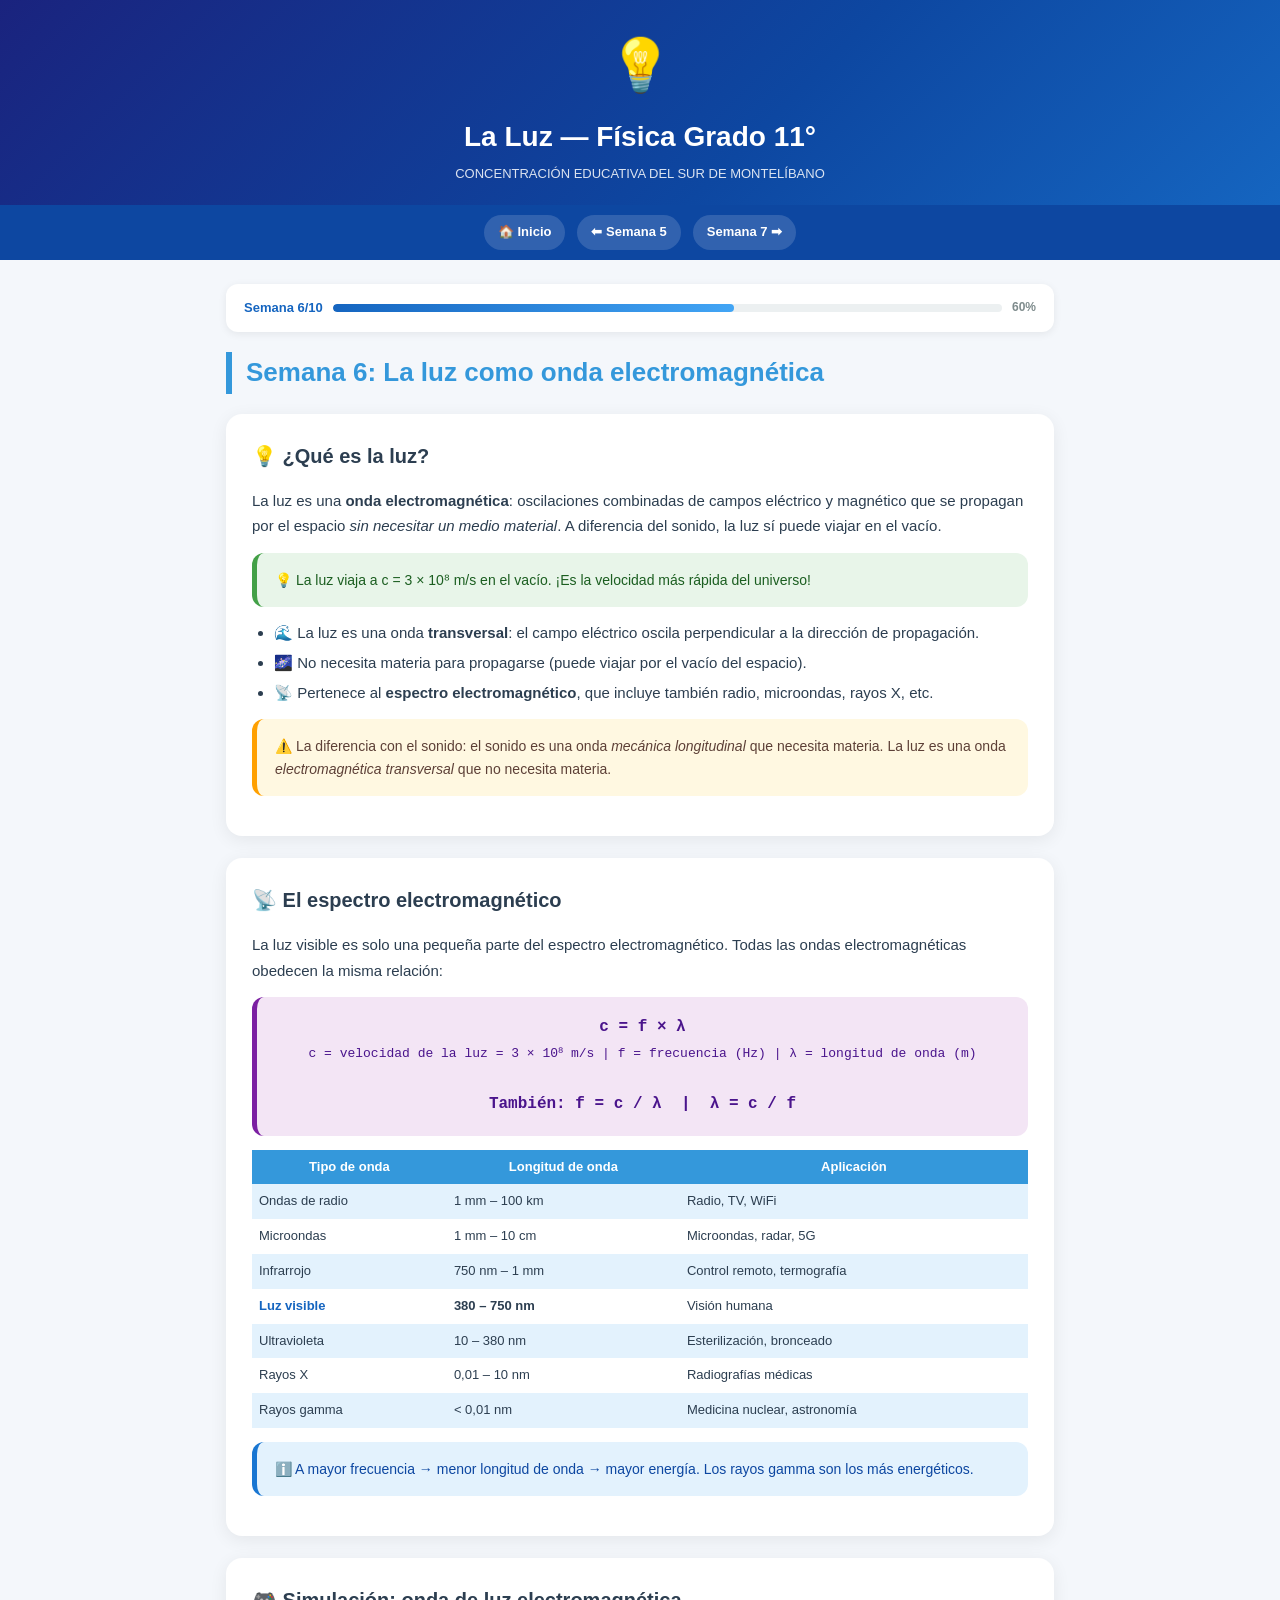
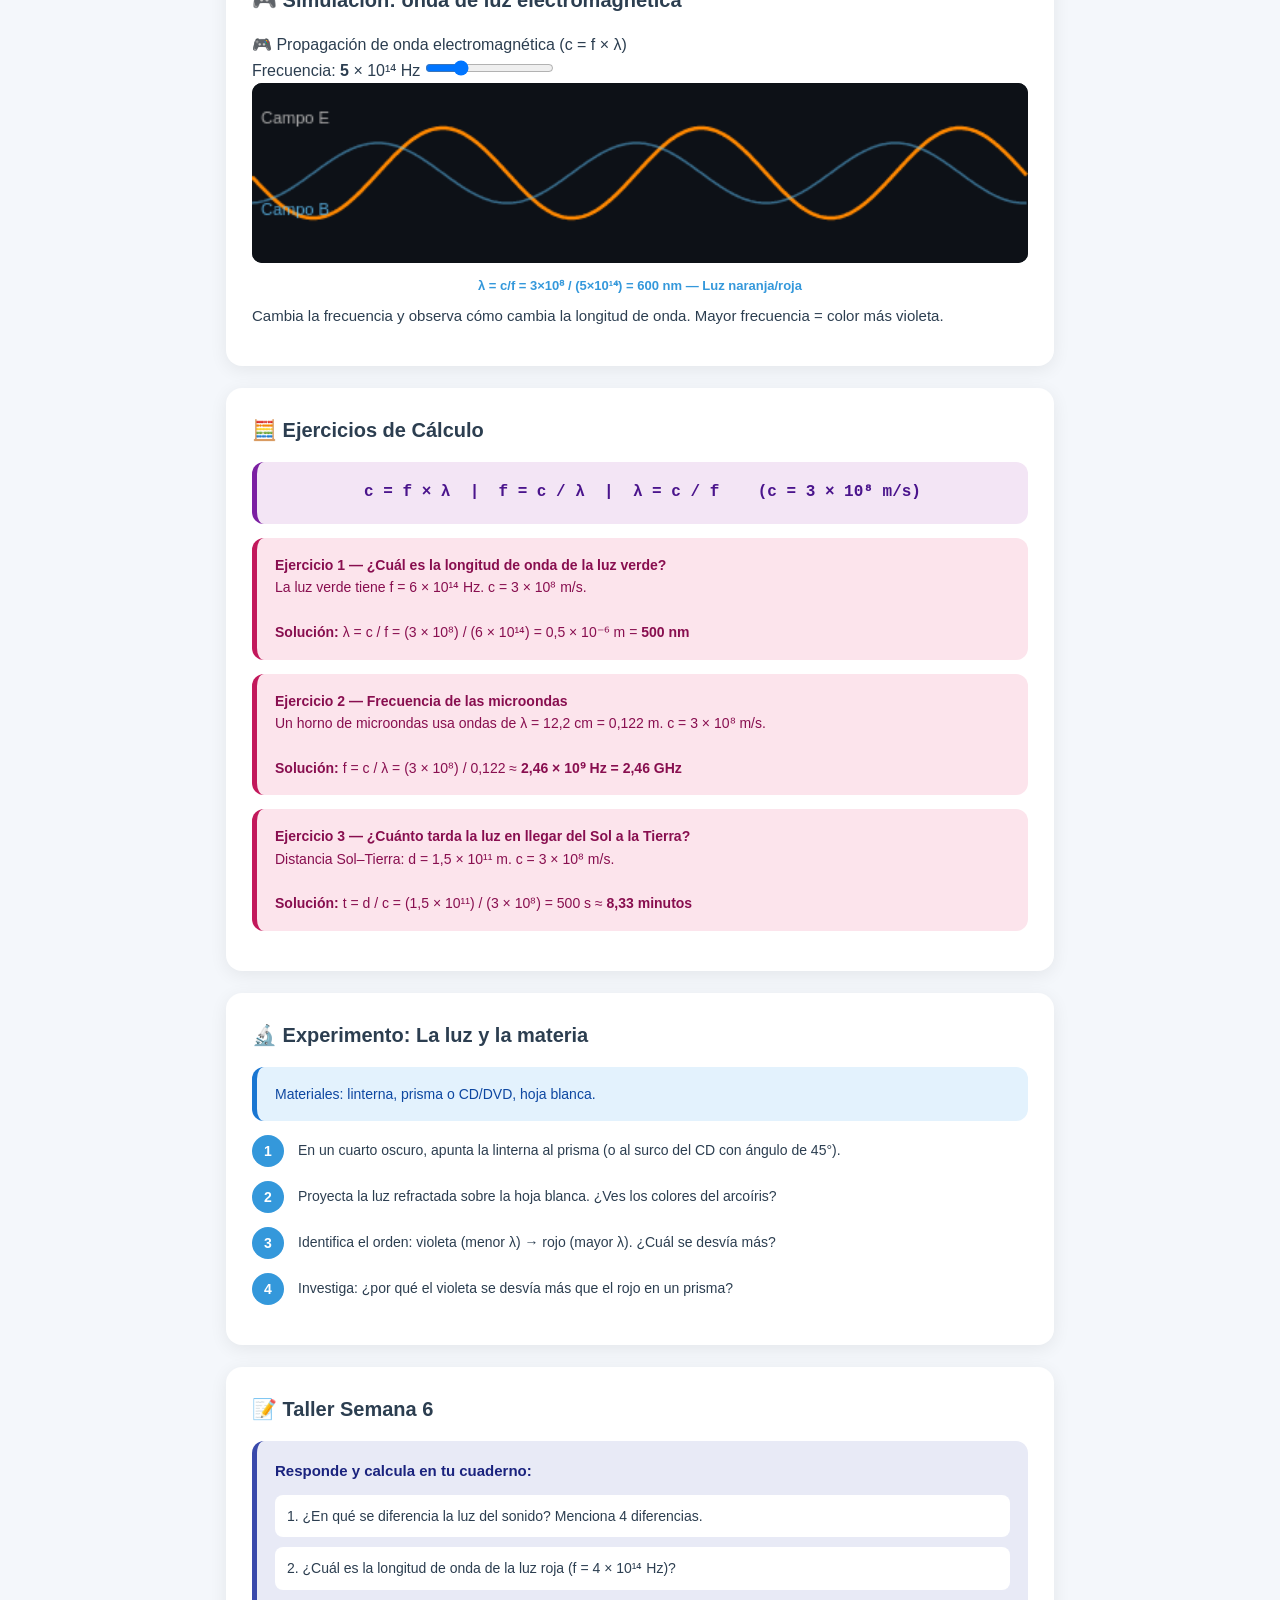
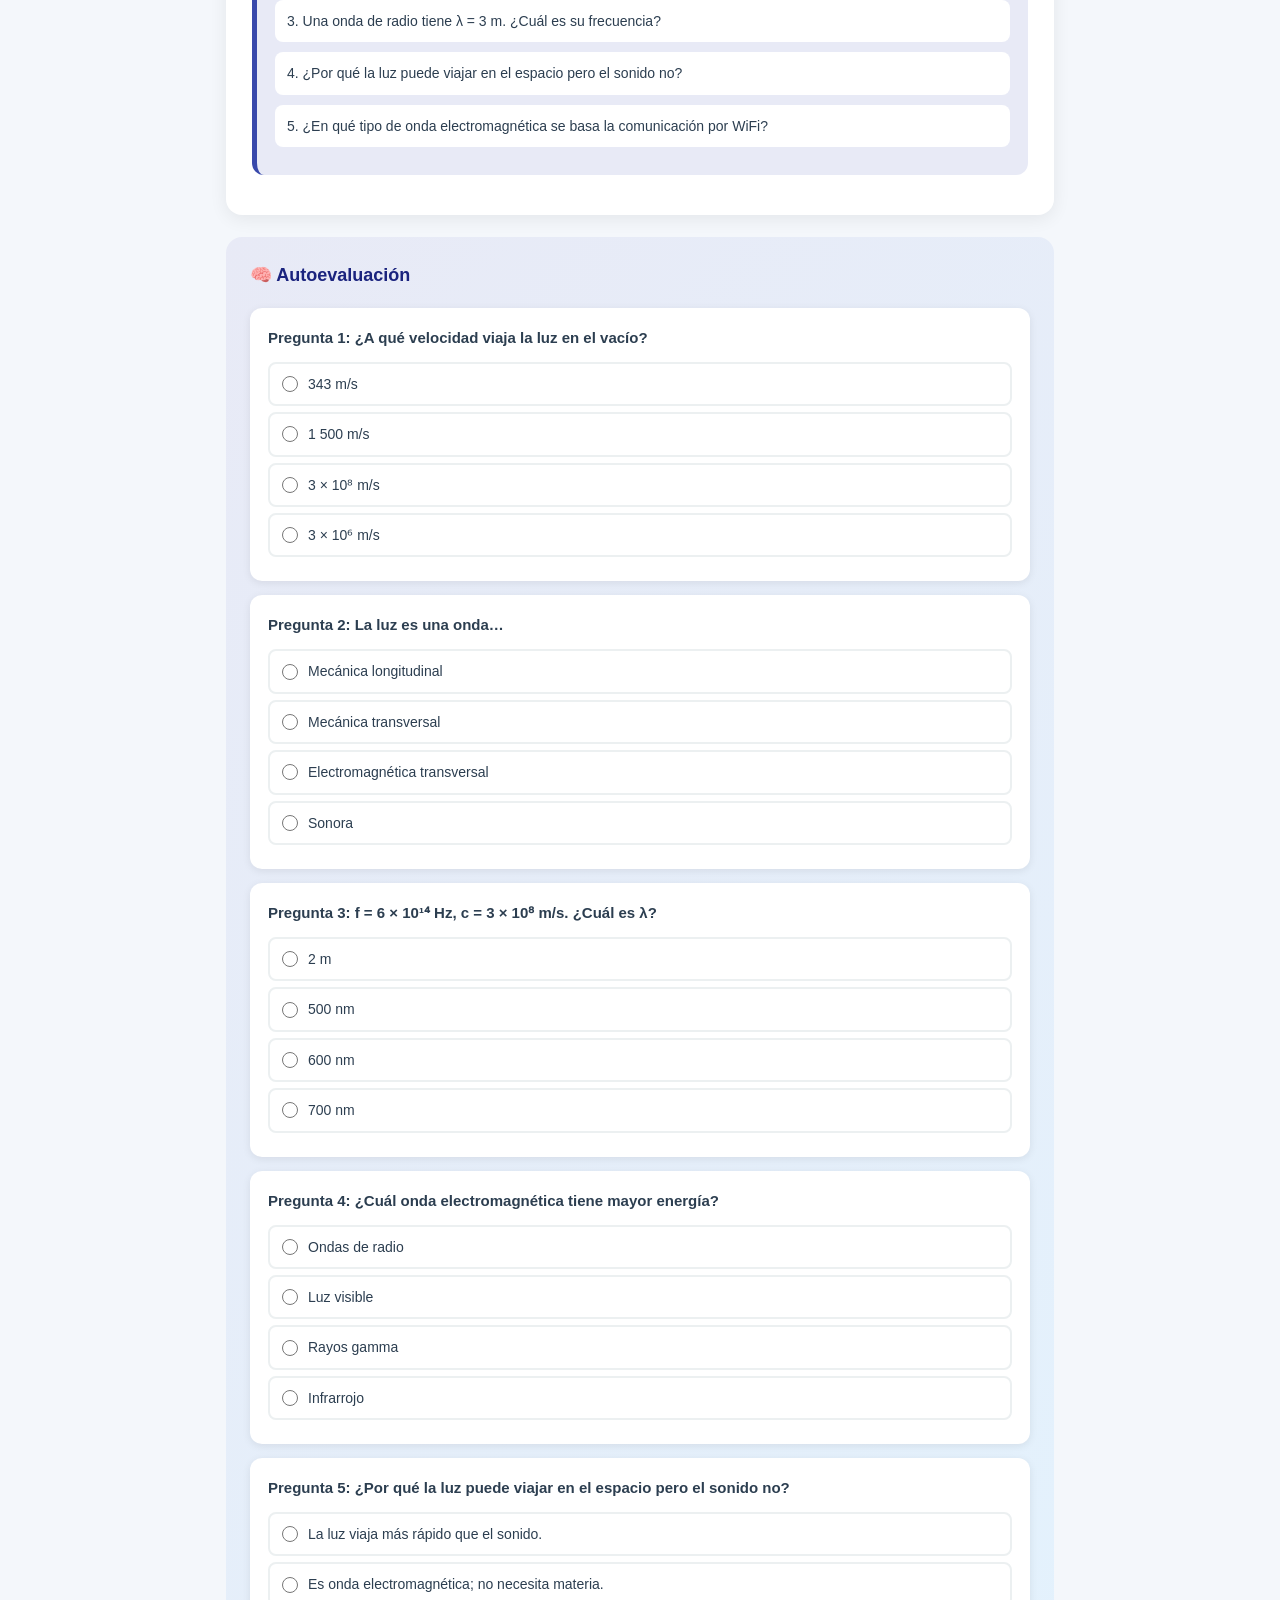
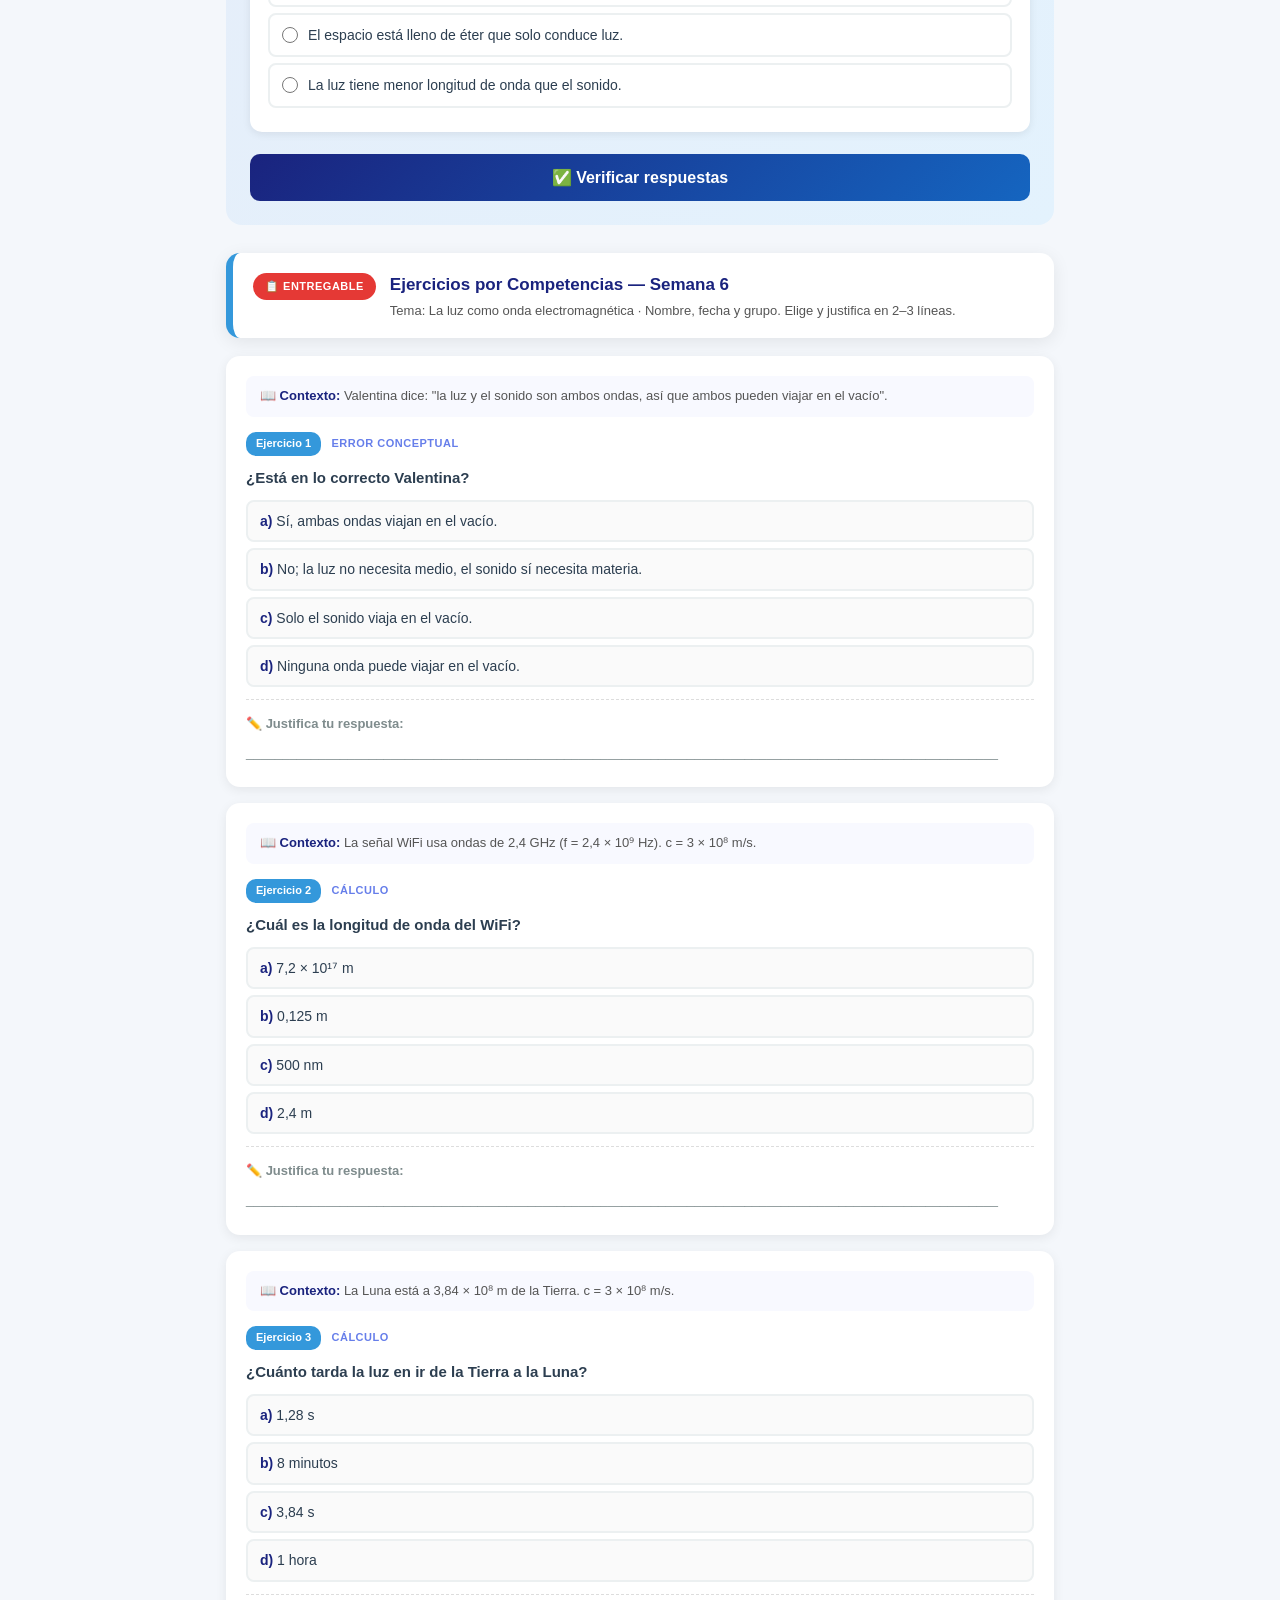
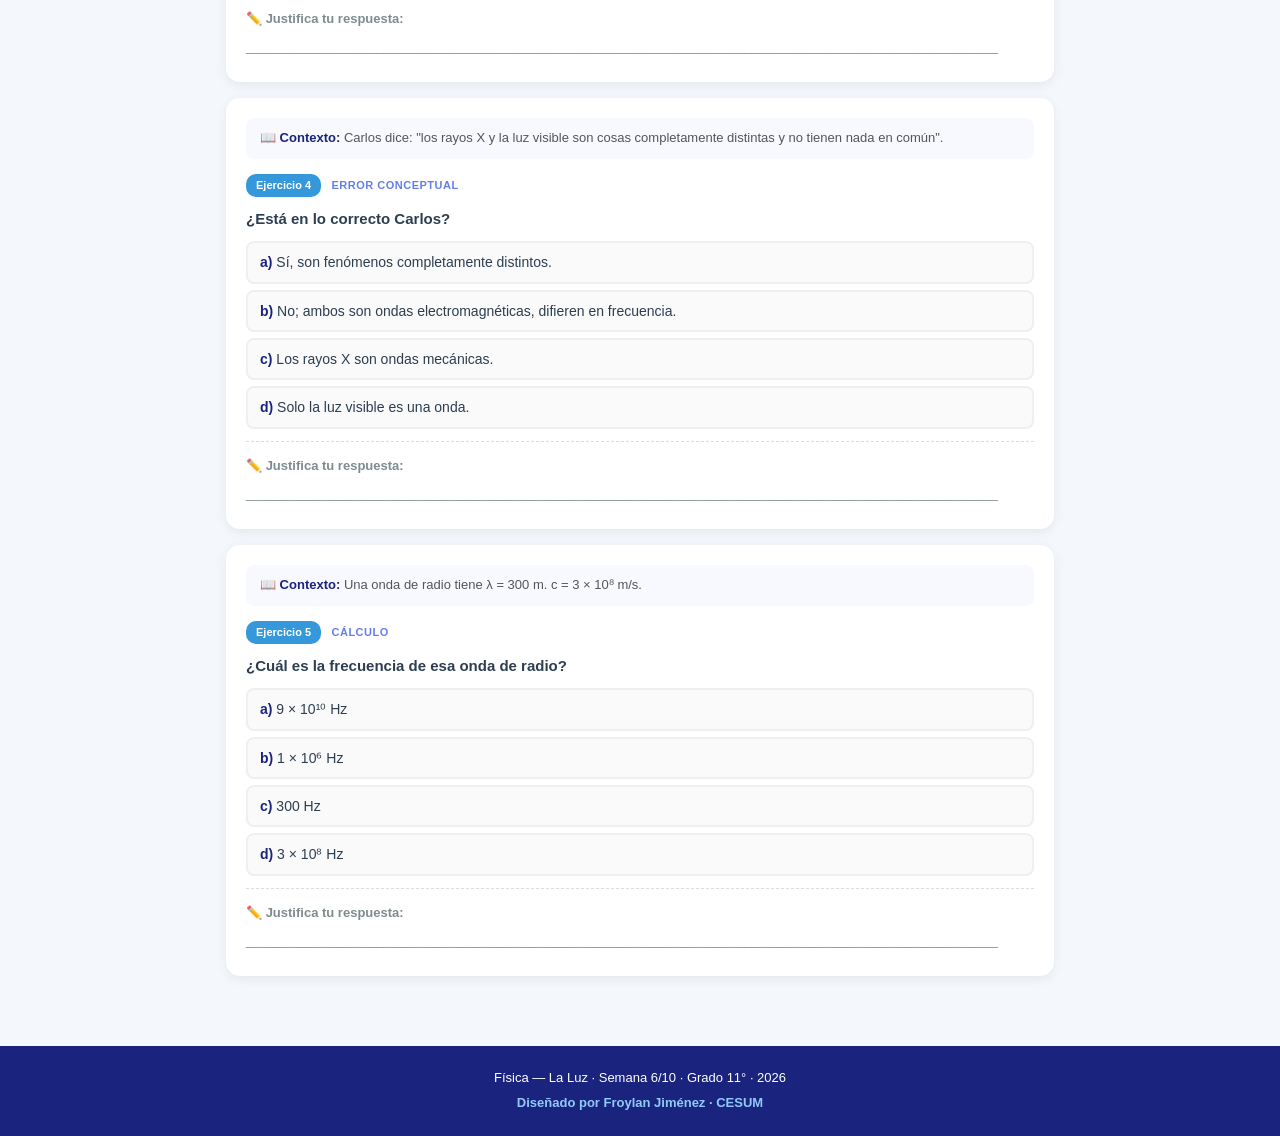
<file: semana6.html>
<!DOCTYPE html>
<html lang="es">
<head>
<meta charset="UTF-8">
<meta name="viewport" content="width=device-width, initial-scale=1.0">
<title>Semana 6: La luz como onda | Física 11° CESUM</title>
<link rel="stylesheet" href="style.css">
</head>
<body>
<header class="site-header">
  <div class="logo-icon">💡</div>
  <h1>La Luz — Física Grado 11°</h1>
  <p class="subtitle">CONCENTRACIÓN EDUCATIVA DEL SUR DE MONTELÍBANO</p>
</header>
<nav class="main-nav">
  <a href="index.html" class="nav-back">🏠 Inicio</a>
  <a href="semana5.html" class="nav-back">⬅ Semana 5</a>
  <a href="semana7.html" class="nav-back">Semana 7 ➡</a>
</nav>
<div class="container">
  <div class="week-progress">
    <span style="font-weight:700;color:#1565c0;font-size:13px">Semana 6/10</span>
    <div class="progress-bar"><div class="progress-fill" style="width:60%"></div></div>
    <span class="progress-text">60%</span>
  </div>
  <h2 style="font-size:clamp(20px,4vw,26px);font-weight:900;color:#3498db;margin-bottom:20px;border-left:6px solid #3498db;padding-left:14px">Semana 6: La luz como onda electromagnética</h2>

<div class="section">
  <div class="section-title">💡 ¿Qué es la luz?</div>
  <p>La luz es una <strong>onda electromagnética</strong>: oscilaciones combinadas de campos eléctrico y magnético que se propagan por el espacio <em>sin necesitar un medio material</em>. A diferencia del sonido, la luz sí puede viajar en el vacío.</p>
  <div class="box box-tip">💡 La luz viaja a c = 3 × 10⁸ m/s en el vacío. ¡Es la velocidad más rápida del universo!</div>
  <ul>
    <li>🌊 La luz es una onda <strong>transversal</strong>: el campo eléctrico oscila perpendicular a la dirección de propagación.</li>
    <li>🌌 No necesita materia para propagarse (puede viajar por el vacío del espacio).</li>
    <li>📡 Pertenece al <strong>espectro electromagnético</strong>, que incluye también radio, microondas, rayos X, etc.</li>
  </ul>
  <div class="box box-warn">⚠️ La diferencia con el sonido: el sonido es una onda <em>mecánica longitudinal</em> que necesita materia. La luz es una onda <em>electromagnética transversal</em> que no necesita materia.</div>
</div>

<div class="section">
  <div class="section-title">📡 El espectro electromagnético</div>
  <p>La luz visible es solo una pequeña parte del espectro electromagnético. Todas las ondas electromagnéticas obedecen la misma relación:</p>
  <div class="box box-formula">c = f × λ<br>
  <span style="font-size:13px;font-weight:400">c = velocidad de la luz = 3 × 10⁸ m/s | f = frecuencia (Hz) | λ = longitud de onda (m)</span><br><br>
  También: f = c / λ &nbsp;|&nbsp; λ = c / f
  </div>
  <table style="width:100%;border-collapse:collapse;font-size:13px;margin:12px 0">
    <tr style="background:#3498db;color:white"><th style="padding:7px">Tipo de onda</th><th style="padding:7px">Longitud de onda</th><th style="padding:7px">Aplicación</th></tr>
    <tr style="background:#e3f2fd"><td style="padding:7px">Ondas de radio</td><td style="padding:7px">1 mm – 100 km</td><td style="padding:7px">Radio, TV, WiFi</td></tr>
    <tr><td style="padding:7px">Microondas</td><td style="padding:7px">1 mm – 10 cm</td><td style="padding:7px">Microondas, radar, 5G</td></tr>
    <tr style="background:#e3f2fd"><td style="padding:7px">Infrarrojo</td><td style="padding:7px">750 nm – 1 mm</td><td style="padding:7px">Control remoto, termografía</td></tr>
    <tr><td style="padding:7px;font-weight:700;color:#1565c0">Luz visible</td><td style="padding:7px;font-weight:700">380 – 750 nm</td><td style="padding:7px">Visión humana</td></tr>
    <tr style="background:#e3f2fd"><td style="padding:7px">Ultravioleta</td><td style="padding:7px">10 – 380 nm</td><td style="padding:7px">Esterilización, bronceado</td></tr>
    <tr><td style="padding:7px">Rayos X</td><td style="padding:7px">0,01 – 10 nm</td><td style="padding:7px">Radiografías médicas</td></tr>
    <tr style="background:#e3f2fd"><td style="padding:7px">Rayos gamma</td><td style="padding:7px">&lt; 0,01 nm</td><td style="padding:7px">Medicina nuclear, astronomía</td></tr>
  </table>
  <div class="box box-info">ℹ️ A mayor frecuencia → menor longitud de onda → mayor energía. Los rayos gamma son los más energéticos.</div>
</div>

<div class="section">
  <div class="section-title">🎮 Simulación: onda de luz electromagnética</div>
  <div class="sim-wrap">
    <div class="sim-title">🎮 Propagación de onda electromagnética (c = f × λ)</div>
    <div class="sim-controls">
      <label>Frecuencia: <strong id="freqVal6">5</strong> × 10¹⁴ Hz
        <input type="range" id="freq6" min="4" max="8" value="5" oninput="updateSim6()">
      </label>
    </div>
    <canvas id="canvas6" width="520" height="120" style="width:100%;background:#0d1117;border-radius:10px"></canvas>
    <div id="lambda6msg" style="text-align:center;font-size:13px;color:#3498db;font-weight:700;padding:6px">λ = c/f = 3×10⁸ / (5×10¹⁴) = 600 nm — Luz naranja/roja</div>
    <p class="sim-hint">Cambia la frecuencia y observa cómo cambia la longitud de onda. Mayor frecuencia = color más violeta.</p>
    <script>
    (function(){
      const c=document.getElementById('canvas6'),ctx=c.getContext('2d');
      let freq=5,t=0;
      const colors6=['#ff4444','#ff8800','#ffff00','#44ff44','#4488ff','#8844ff'];
      const names6=['Rojo','Naranja','Amarillo','Verde','Azul','Violeta'];
      const lambdas6=[750,620,580,530,470,420];
      function draw(){
        const W=c.width,H=c.height;
        ctx.fillStyle='#0d1117';ctx.fillRect(0,0,W,H);
        const fi=freq-4;
        const col=colors6[Math.min(fi,5)];
        const cycles=2+fi;
        // E field (electric)
        ctx.strokeStyle=col;ctx.lineWidth=2.5;ctx.beginPath();
        for(let x=0;x<W;x++){
          const y=H/2+Math.sin((x/W)*cycles*2*Math.PI-t)*30;
          x===0?ctx.moveTo(x,y):ctx.lineTo(x,y);
        }
        ctx.stroke();
        // B field (magnetic)
        ctx.strokeStyle='rgba(100,200,255,0.5)';ctx.lineWidth=1.5;ctx.beginPath();
        for(let x=0;x<W;x++){
          const y=H/2+Math.cos((x/W)*cycles*2*Math.PI-t)*20;
          x===0?ctx.moveTo(x,y):ctx.lineTo(x,y);
        }
        ctx.stroke();
        ctx.fillStyle='#aaa';ctx.font='11px sans-serif';
        ctx.fillText('Campo E',6,H/2-33);
        ctx.fillStyle='rgba(100,200,255,0.8)';
        ctx.fillText('Campo B',6,H/2+28);
        t+=0.05;requestAnimationFrame(draw);
      }
      window.updateSim6=function(){
        freq=+document.getElementById('freq6').value;
        document.getElementById('freqVal6').textContent=freq;
        const fi=freq-4;
        const lam=lambdas6[Math.min(fi,5)];
        const name=names6[Math.min(fi,5)];
        document.getElementById('lambda6msg').textContent='λ = c/f = 3×10⁸ / ('+freq+'×10¹⁴) ≈ '+lam+' nm — Luz '+name;
      };
      draw();
    })();
    </script>
  </div>
</div>

<div class="section">
  <div class="section-title">🧮 Ejercicios de Cálculo</div>
  <div class="box box-formula" style="margin-bottom:12px">c = f × λ &nbsp;|&nbsp; f = c / λ &nbsp;|&nbsp; λ = c / f &nbsp;&nbsp; (c = 3 × 10⁸ m/s)</div>

  <div class="box box-example">
    <strong>Ejercicio 1 — ¿Cuál es la longitud de onda de la luz verde?</strong><br>
    La luz verde tiene f = 6 × 10¹⁴ Hz. c = 3 × 10⁸ m/s.<br><br>
    <strong>Solución:</strong> λ = c / f = (3 × 10⁸) / (6 × 10¹⁴) = 0,5 × 10⁻⁶ m = <strong>500 nm</strong>
  </div>

  <div class="box box-example">
    <strong>Ejercicio 2 — Frecuencia de las microondas</strong><br>
    Un horno de microondas usa ondas de λ = 12,2 cm = 0,122 m. c = 3 × 10⁸ m/s.<br><br>
    <strong>Solución:</strong> f = c / λ = (3 × 10⁸) / 0,122 ≈ <strong>2,46 × 10⁹ Hz = 2,46 GHz</strong>
  </div>

  <div class="box box-example">
    <strong>Ejercicio 3 — ¿Cuánto tarda la luz en llegar del Sol a la Tierra?</strong><br>
    Distancia Sol–Tierra: d = 1,5 × 10¹¹ m. c = 3 × 10⁸ m/s.<br><br>
    <strong>Solución:</strong> t = d / c = (1,5 × 10¹¹) / (3 × 10⁸) = 500 s ≈ <strong>8,33 minutos</strong>
  </div>
</div>

<div class="section">
  <div class="section-title">🔬 Experimento: La luz y la materia</div>
  <div class="box box-info">Materiales: linterna, prisma o CD/DVD, hoja blanca.</div>
  <div class="steps">
    <div class="step"><div class="step-num" style="background:#3498db">1</div><div class="step-text">En un cuarto oscuro, apunta la linterna al prisma (o al surco del CD con ángulo de 45°).</div></div>
    <div class="step"><div class="step-num" style="background:#3498db">2</div><div class="step-text">Proyecta la luz refractada sobre la hoja blanca. ¿Ves los colores del arcoíris?</div></div>
    <div class="step"><div class="step-num" style="background:#3498db">3</div><div class="step-text">Identifica el orden: violeta (menor λ) → rojo (mayor λ). ¿Cuál se desvía más?</div></div>
    <div class="step"><div class="step-num" style="background:#3498db">4</div><div class="step-text">Investiga: ¿por qué el violeta se desvía más que el rojo en un prisma?</div></div>
  </div>
</div>

<div class="section">
  <div class="section-title">📝 Taller Semana 6</div>
  <div class="taller">
    <div class="taller-title">Responde y calcula en tu cuaderno:</div>
    <div class="taller-item">1. ¿En qué se diferencia la luz del sonido? Menciona 4 diferencias.</div>
    <div class="taller-item">2. ¿Cuál es la longitud de onda de la luz roja (f = 4 × 10¹⁴ Hz)?</div>
    <div class="taller-item">3. Una onda de radio tiene λ = 3 m. ¿Cuál es su frecuencia?</div>
    <div class="taller-item">4. ¿Por qué la luz puede viajar en el espacio pero el sonido no?</div>
    <div class="taller-item">5. ¿En qué tipo de onda electromagnética se basa la comunicación por WiFi?</div>
  </div>
</div>

<div class="quiz-section">
  <div class="quiz-title">🧠 Autoevaluación</div>
  <div class="quiz-question"><div class="quiz-q-text">Pregunta 1: ¿A qué velocidad viaja la luz en el vacío?</div><div class="quiz-options">
    <label data-q="s6_1" data-val="a"><input type="radio" name="qs6_1" value="a"> 343 m/s</label>
    <label data-q="s6_1" data-val="b"><input type="radio" name="qs6_1" value="b"> 1 500 m/s</label>
    <label data-q="s6_1" data-val="c"><input type="radio" name="qs6_1" value="c"> 3 × 10⁸ m/s</label>
    <label data-q="s6_1" data-val="d"><input type="radio" name="qs6_1" value="d"> 3 × 10⁶ m/s</label>
  </div><div class="quiz-feedback" id="fbs6_1"></div></div>
  <div class="quiz-question"><div class="quiz-q-text">Pregunta 2: La luz es una onda…</div><div class="quiz-options">
    <label data-q="s6_2" data-val="a"><input type="radio" name="qs6_2" value="a"> Mecánica longitudinal</label>
    <label data-q="s6_2" data-val="b"><input type="radio" name="qs6_2" value="b"> Mecánica transversal</label>
    <label data-q="s6_2" data-val="c"><input type="radio" name="qs6_2" value="c"> Electromagnética transversal</label>
    <label data-q="s6_2" data-val="d"><input type="radio" name="qs6_2" value="d"> Sonora</label>
  </div><div class="quiz-feedback" id="fbs6_2"></div></div>
  <div class="quiz-question"><div class="quiz-q-text">Pregunta 3: f = 6 × 10¹⁴ Hz, c = 3 × 10⁸ m/s. ¿Cuál es λ?</div><div class="quiz-options">
    <label data-q="s6_3" data-val="a"><input type="radio" name="qs6_3" value="a"> 2 m</label>
    <label data-q="s6_3" data-val="b"><input type="radio" name="qs6_3" value="b"> 500 nm</label>
    <label data-q="s6_3" data-val="c"><input type="radio" name="qs6_3" value="c"> 600 nm</label>
    <label data-q="s6_3" data-val="d"><input type="radio" name="qs6_3" value="d"> 700 nm</label>
  </div><div class="quiz-feedback" id="fbs6_3"></div></div>
  <div class="quiz-question"><div class="quiz-q-text">Pregunta 4: ¿Cuál onda electromagnética tiene mayor energía?</div><div class="quiz-options">
    <label data-q="s6_4" data-val="a"><input type="radio" name="qs6_4" value="a"> Ondas de radio</label>
    <label data-q="s6_4" data-val="b"><input type="radio" name="qs6_4" value="b"> Luz visible</label>
    <label data-q="s6_4" data-val="c"><input type="radio" name="qs6_4" value="c"> Rayos gamma</label>
    <label data-q="s6_4" data-val="d"><input type="radio" name="qs6_4" value="d"> Infrarrojo</label>
  </div><div class="quiz-feedback" id="fbs6_4"></div></div>
  <div class="quiz-question"><div class="quiz-q-text">Pregunta 5: ¿Por qué la luz puede viajar en el espacio pero el sonido no?</div><div class="quiz-options">
    <label data-q="s6_5" data-val="a"><input type="radio" name="qs6_5" value="a"> La luz viaja más rápido que el sonido.</label>
    <label data-q="s6_5" data-val="b"><input type="radio" name="qs6_5" value="b"> Es onda electromagnética; no necesita materia.</label>
    <label data-q="s6_5" data-val="c"><input type="radio" name="qs6_5" value="c"> El espacio está lleno de éter que solo conduce luz.</label>
    <label data-q="s6_5" data-val="d"><input type="radio" name="qs6_5" value="d"> La luz tiene menor longitud de onda que el sonido.</label>
  </div><div class="quiz-feedback" id="fbs6_5"></div></div>
  <button class="quiz-btn" onclick="checkQuiz('s6',['c','c','b','c','b'])">✅ Verificar respuestas</button>
  <div class="quiz-result" id="quiz-result-s6"></div>
</div>

<div class="comp-section">
  <div class="comp-banner" style="border-color:#3498db">
    <span class="comp-badge-entregable">📋 ENTREGABLE</span>
    <div>
      <div class="comp-section-title">Ejercicios por Competencias — Semana 6</div>
      <div class="comp-section-sub">Tema: La luz como onda electromagnética · Nombre, fecha y grupo. Elige y justifica en 2–3 líneas.</div>
    </div>
  </div>
  <div class="comp-item">
    <div class="comp-ctx"><span class="comp-ctx-label">📖 Contexto:</span> Valentina dice: "la luz y el sonido son ambos ondas, así que ambos pueden viajar en el vacío".</div>
    <div class="comp-q">
      <span class="comp-num" style="background:#3498db">Ejercicio 1</span>
      <span class="comp-tipo">Error conceptual</span>
      <p style="margin:10px 0;font-size:15px;font-weight:600">¿Está en lo correcto Valentina?</p>
      <div class="comp-opciones">
        <div class="comp-opcion"><span class="comp-letra">a) </span>Sí, ambas ondas viajan en el vacío.</div>
        <div class="comp-opcion"><span class="comp-letra">b) </span>No; la luz no necesita medio, el sonido sí necesita materia.</div>
        <div class="comp-opcion"><span class="comp-letra">c) </span>Solo el sonido viaja en el vacío.</div>
        <div class="comp-opcion"><span class="comp-letra">d) </span>Ninguna onda puede viajar en el vacío.</div>
      </div>
    </div>
    <div class="comp-justifica">✏️ <strong>Justifica tu respuesta:</strong> ________________________________________________________________________________________________________</div>
  </div>
  <div class="comp-item">
    <div class="comp-ctx"><span class="comp-ctx-label">📖 Contexto:</span> La señal WiFi usa ondas de 2,4 GHz (f = 2,4 × 10⁹ Hz). c = 3 × 10⁸ m/s.</div>
    <div class="comp-q">
      <span class="comp-num" style="background:#3498db">Ejercicio 2</span>
      <span class="comp-tipo">Cálculo</span>
      <p style="margin:10px 0;font-size:15px;font-weight:600">¿Cuál es la longitud de onda del WiFi?</p>
      <div class="comp-opciones">
        <div class="comp-opcion"><span class="comp-letra">a) </span>7,2 × 10¹⁷ m</div>
        <div class="comp-opcion"><span class="comp-letra">b) </span>0,125 m</div>
        <div class="comp-opcion"><span class="comp-letra">c) </span>500 nm</div>
        <div class="comp-opcion"><span class="comp-letra">d) </span>2,4 m</div>
      </div>
    </div>
    <div class="comp-justifica">✏️ <strong>Justifica tu respuesta:</strong> ________________________________________________________________________________________________________</div>
  </div>
  <div class="comp-item">
    <div class="comp-ctx"><span class="comp-ctx-label">📖 Contexto:</span> La Luna está a 3,84 × 10⁸ m de la Tierra. c = 3 × 10⁸ m/s.</div>
    <div class="comp-q">
      <span class="comp-num" style="background:#3498db">Ejercicio 3</span>
      <span class="comp-tipo">Cálculo</span>
      <p style="margin:10px 0;font-size:15px;font-weight:600">¿Cuánto tarda la luz en ir de la Tierra a la Luna?</p>
      <div class="comp-opciones">
        <div class="comp-opcion"><span class="comp-letra">a) </span>1,28 s</div>
        <div class="comp-opcion"><span class="comp-letra">b) </span>8 minutos</div>
        <div class="comp-opcion"><span class="comp-letra">c) </span>3,84 s</div>
        <div class="comp-opcion"><span class="comp-letra">d) </span>1 hora</div>
      </div>
    </div>
    <div class="comp-justifica">✏️ <strong>Justifica tu respuesta:</strong> ________________________________________________________________________________________________________</div>
  </div>
  <div class="comp-item">
    <div class="comp-ctx"><span class="comp-ctx-label">📖 Contexto:</span> Carlos dice: "los rayos X y la luz visible son cosas completamente distintas y no tienen nada en común".</div>
    <div class="comp-q">
      <span class="comp-num" style="background:#3498db">Ejercicio 4</span>
      <span class="comp-tipo">Error conceptual</span>
      <p style="margin:10px 0;font-size:15px;font-weight:600">¿Está en lo correcto Carlos?</p>
      <div class="comp-opciones">
        <div class="comp-opcion"><span class="comp-letra">a) </span>Sí, son fenómenos completamente distintos.</div>
        <div class="comp-opcion"><span class="comp-letra">b) </span>No; ambos son ondas electromagnéticas, difieren en frecuencia.</div>
        <div class="comp-opcion"><span class="comp-letra">c) </span>Los rayos X son ondas mecánicas.</div>
        <div class="comp-opcion"><span class="comp-letra">d) </span>Solo la luz visible es una onda.</div>
      </div>
    </div>
    <div class="comp-justifica">✏️ <strong>Justifica tu respuesta:</strong> ________________________________________________________________________________________________________</div>
  </div>
  <div class="comp-item">
    <div class="comp-ctx"><span class="comp-ctx-label">📖 Contexto:</span> Una onda de radio tiene λ = 300 m. c = 3 × 10⁸ m/s.</div>
    <div class="comp-q">
      <span class="comp-num" style="background:#3498db">Ejercicio 5</span>
      <span class="comp-tipo">Cálculo</span>
      <p style="margin:10px 0;font-size:15px;font-weight:600">¿Cuál es la frecuencia de esa onda de radio?</p>
      <div class="comp-opciones">
        <div class="comp-opcion"><span class="comp-letra">a) </span>9 × 10¹⁰ Hz</div>
        <div class="comp-opcion"><span class="comp-letra">b) </span>1 × 10⁶ Hz</div>
        <div class="comp-opcion"><span class="comp-letra">c) </span>300 Hz</div>
        <div class="comp-opcion"><span class="comp-letra">d) </span>3 × 10⁸ Hz</div>
      </div>
    </div>
    <div class="comp-justifica">✏️ <strong>Justifica tu respuesta:</strong> ________________________________________________________________________________________________________</div>
  </div>
</div>

</div>
<footer class="site-footer">
  Física — La Luz · Semana 6/10 · Grado 11° · 2026
  <div class="creditos">Diseñado por Froylan Jiménez · CESUM</div>
</footer>

<script src="quiz.js"></script>
</body>
</html>
</file>
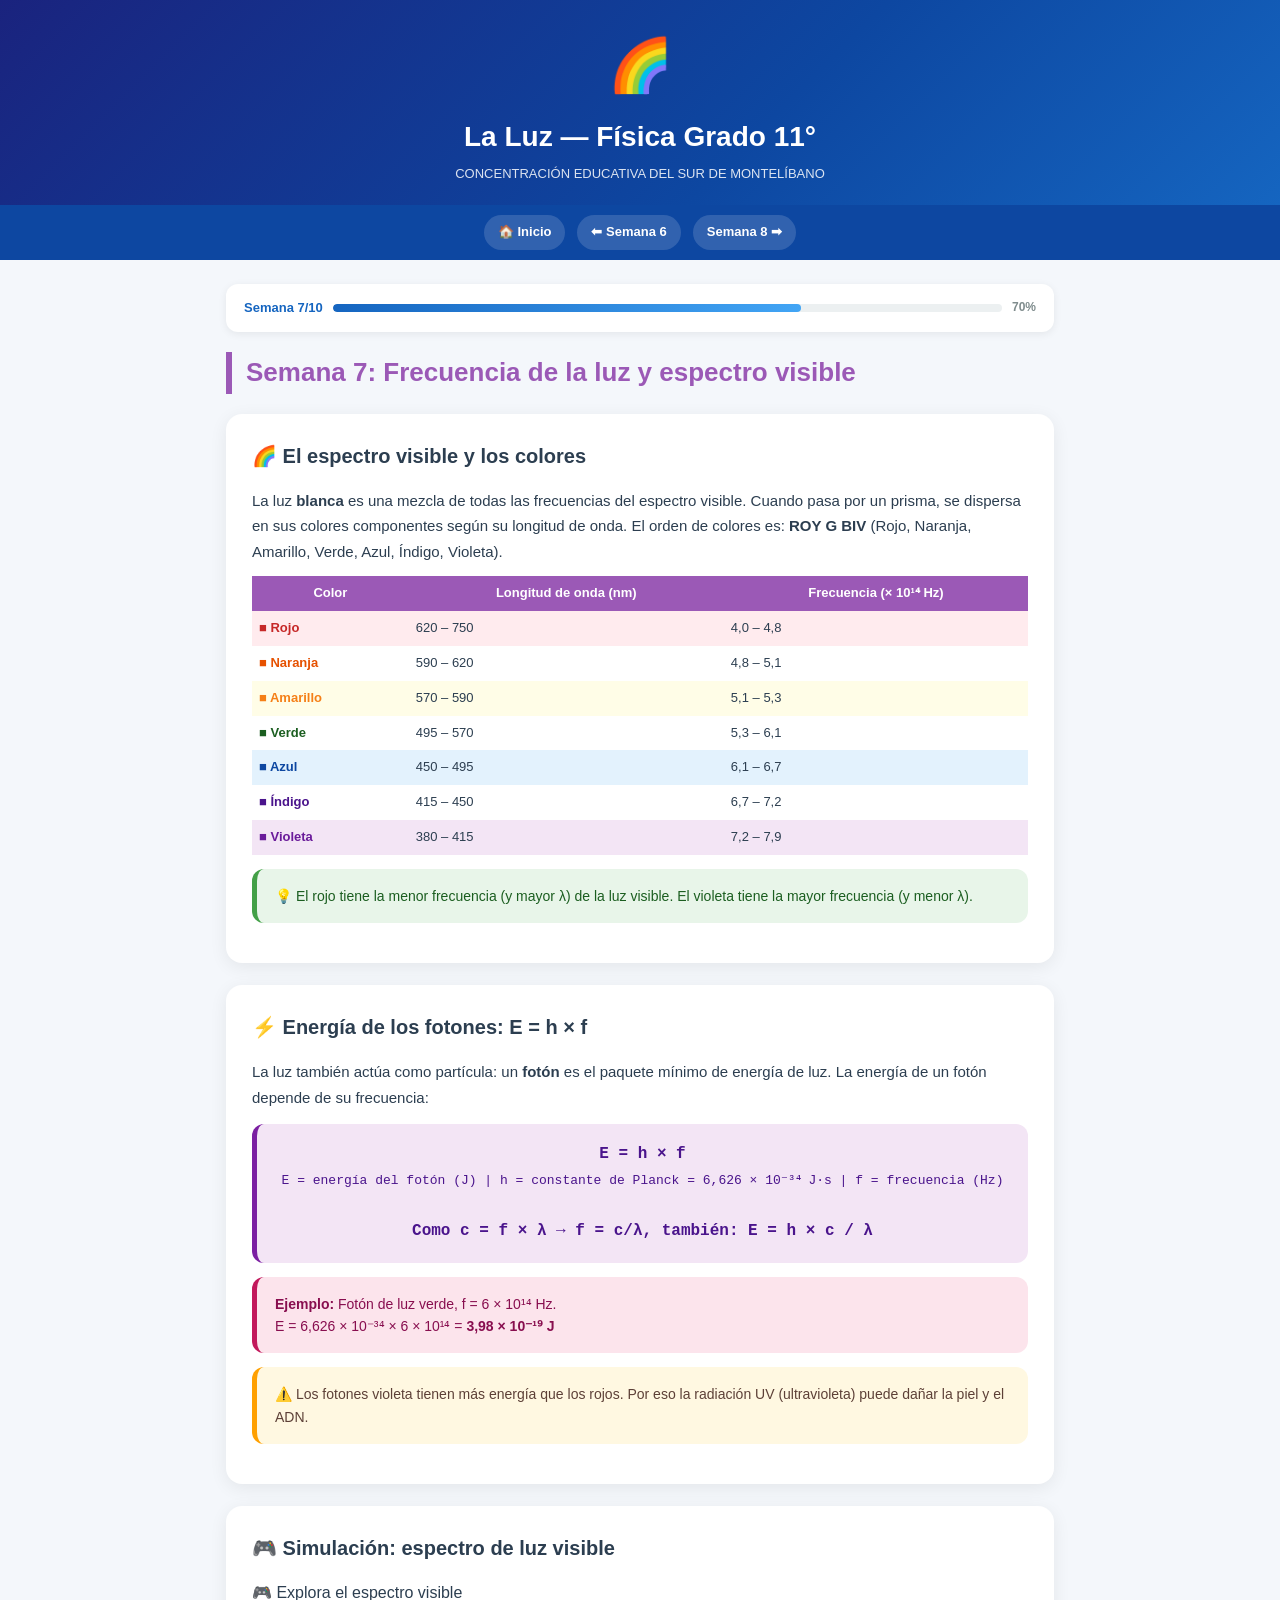
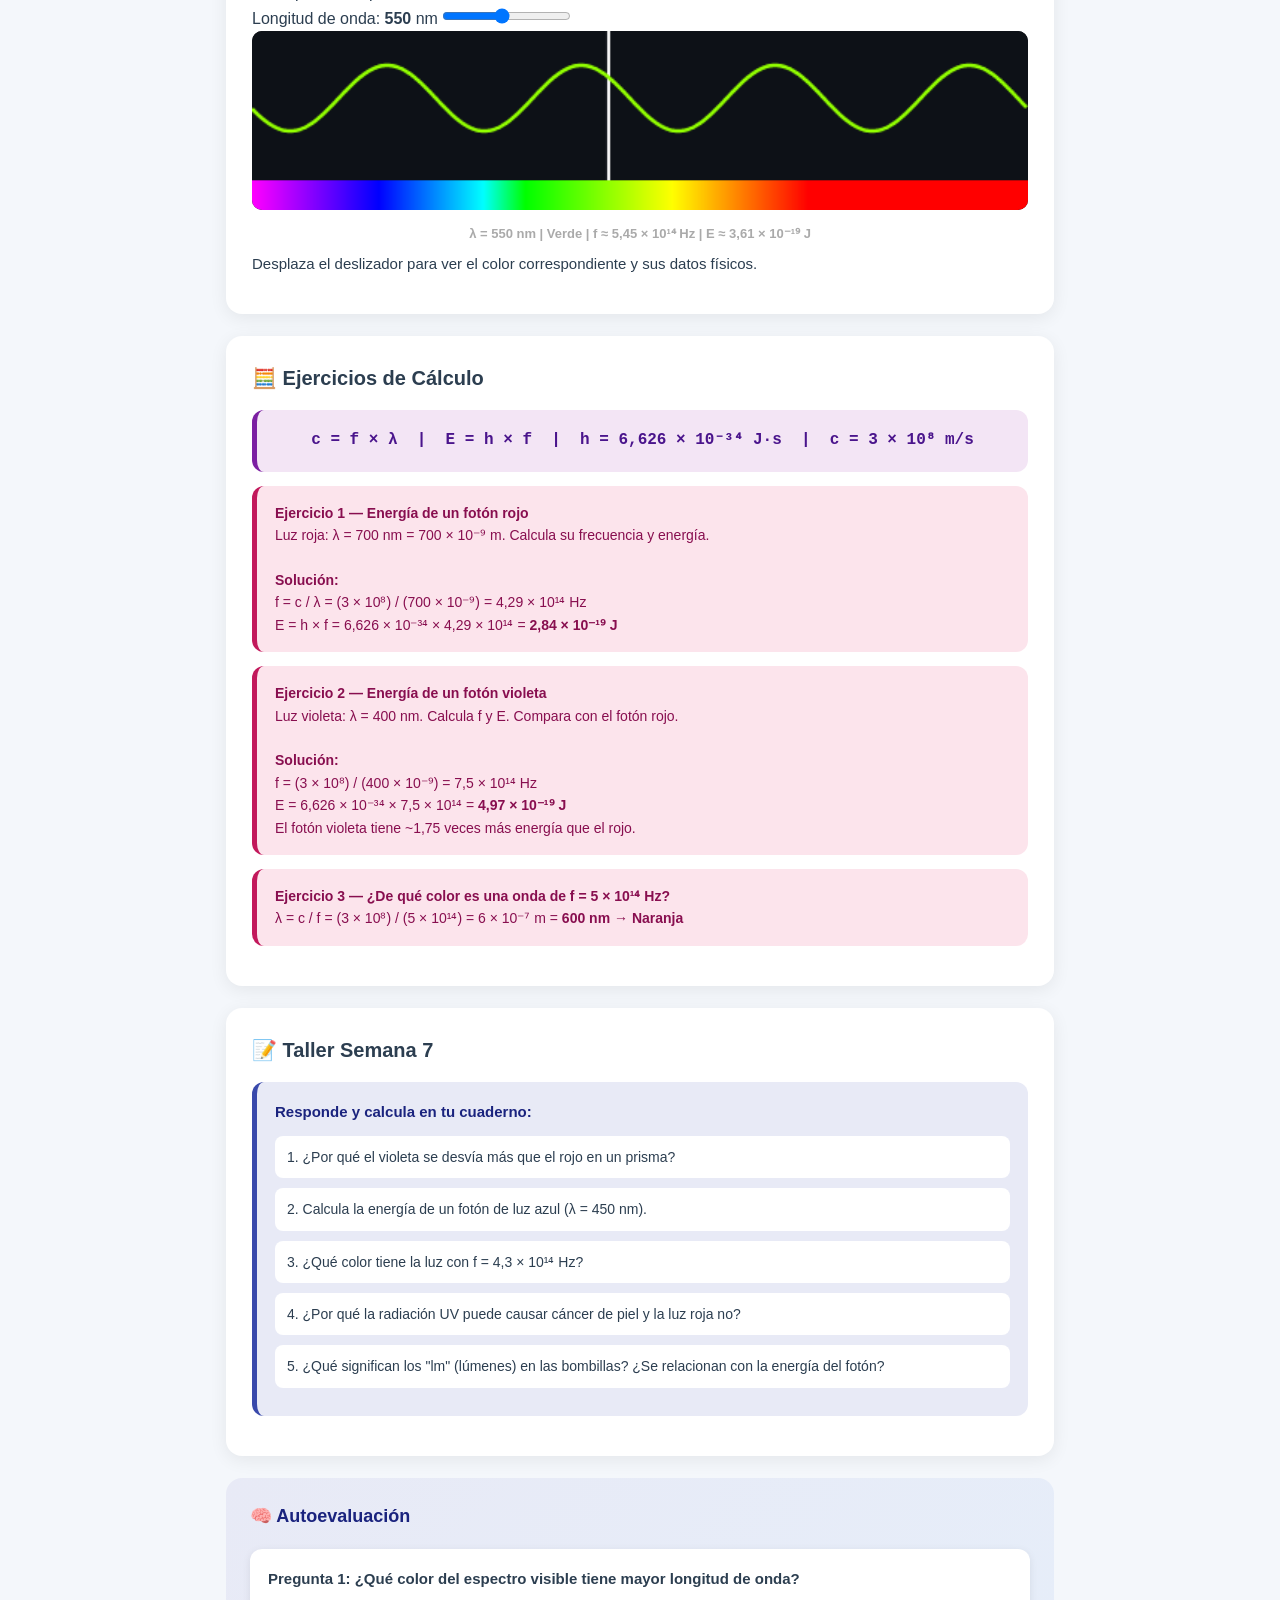
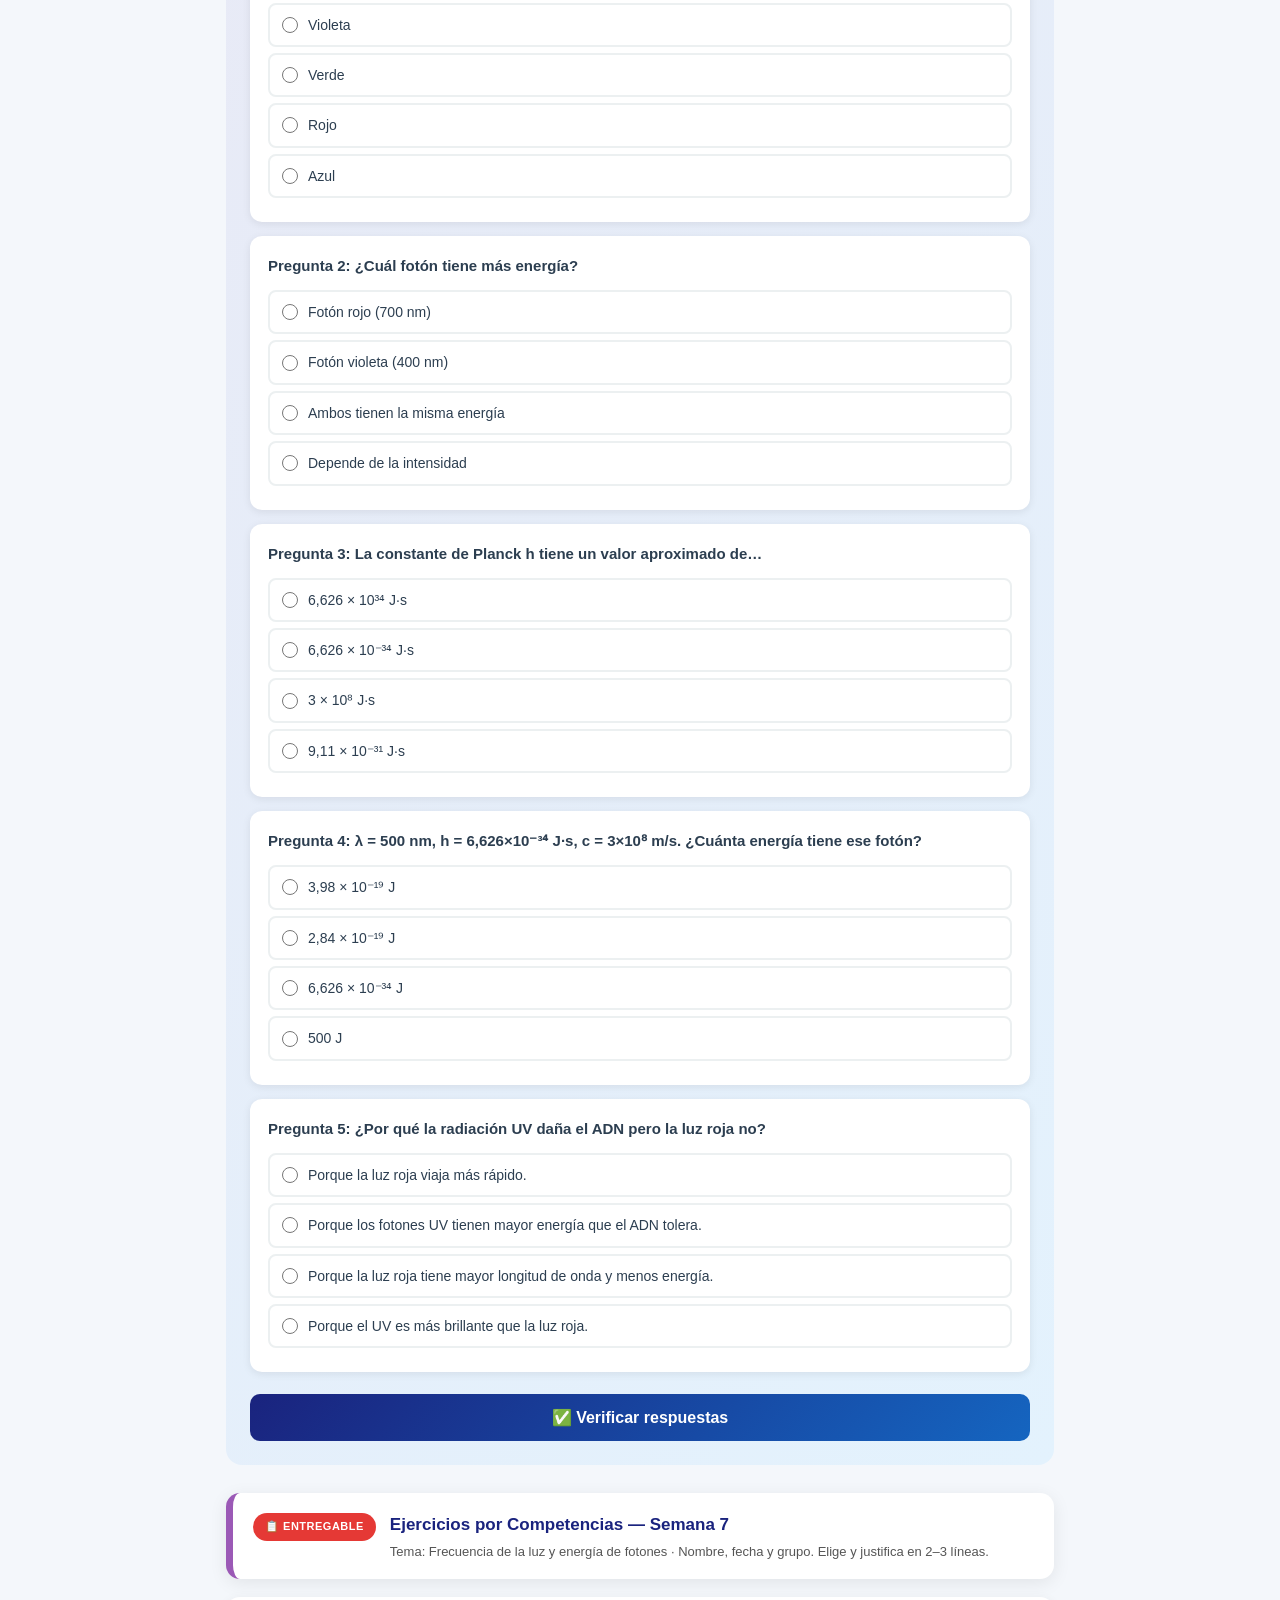
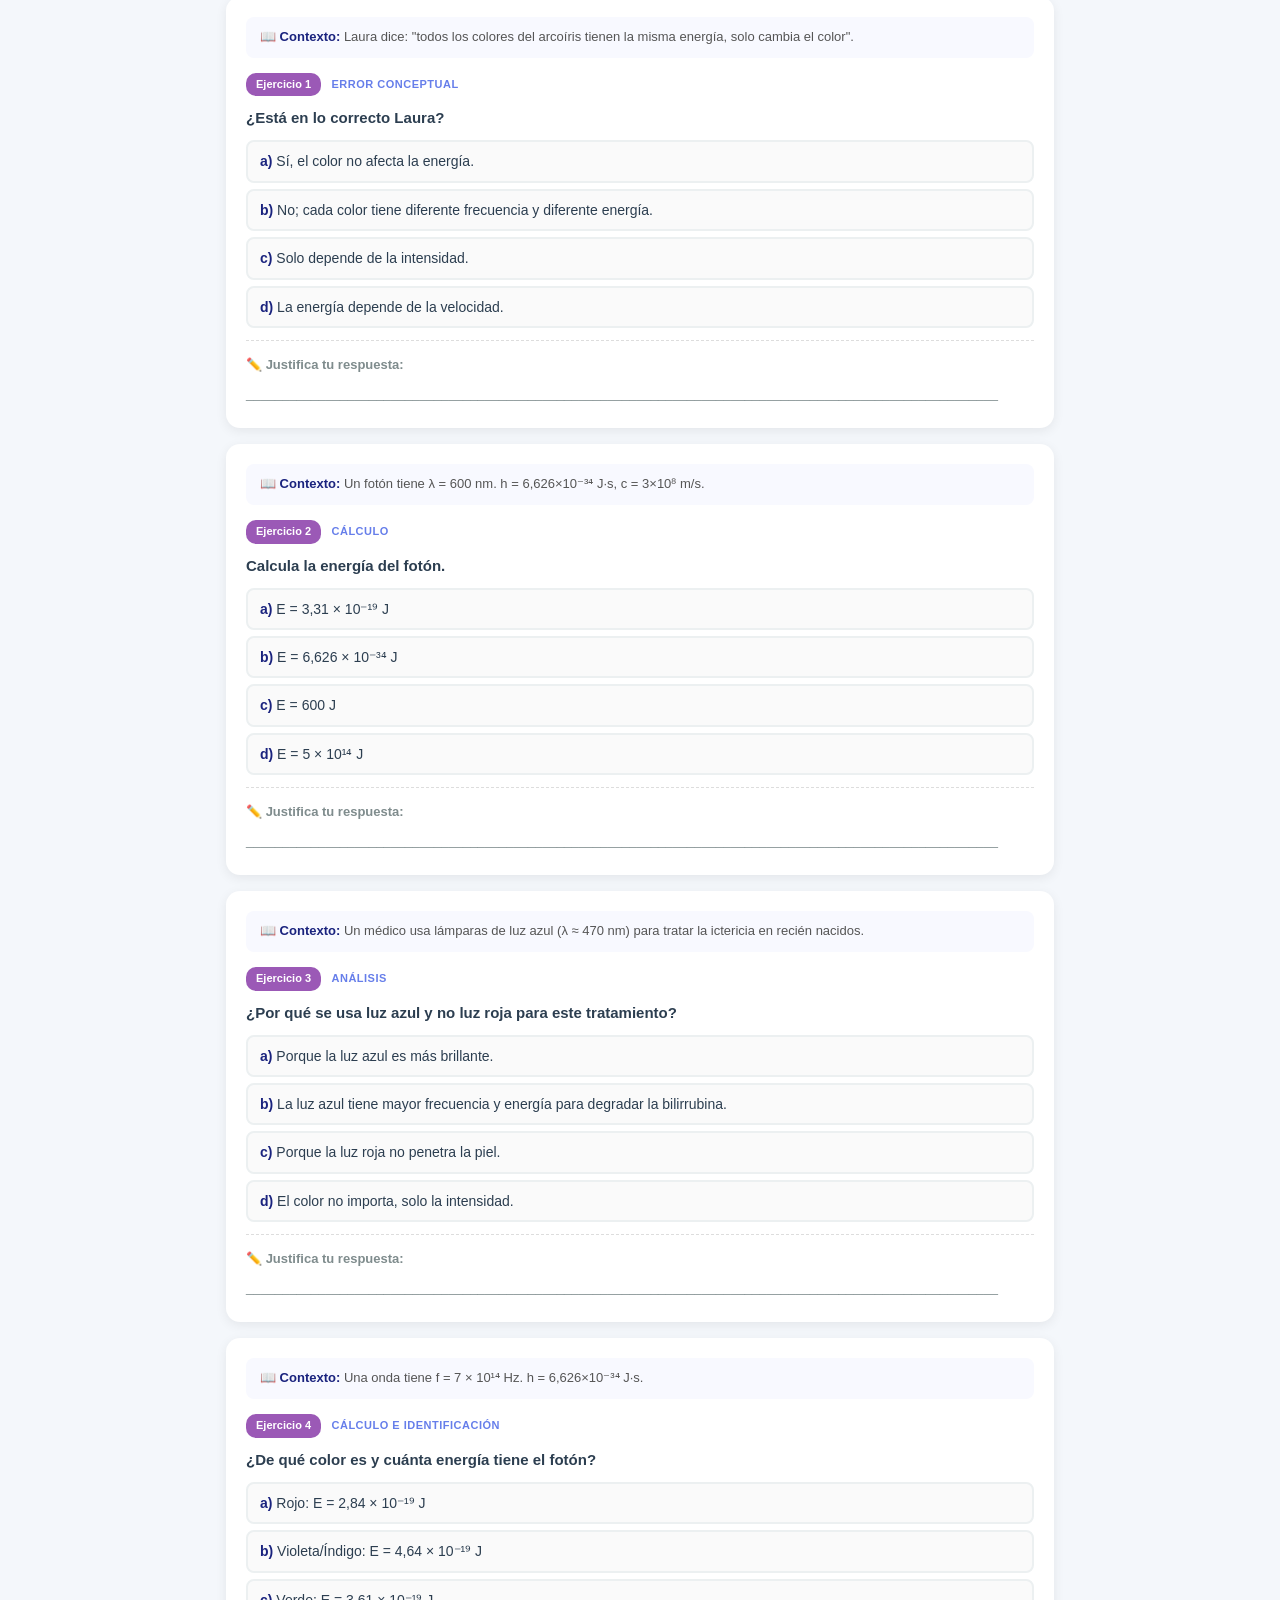
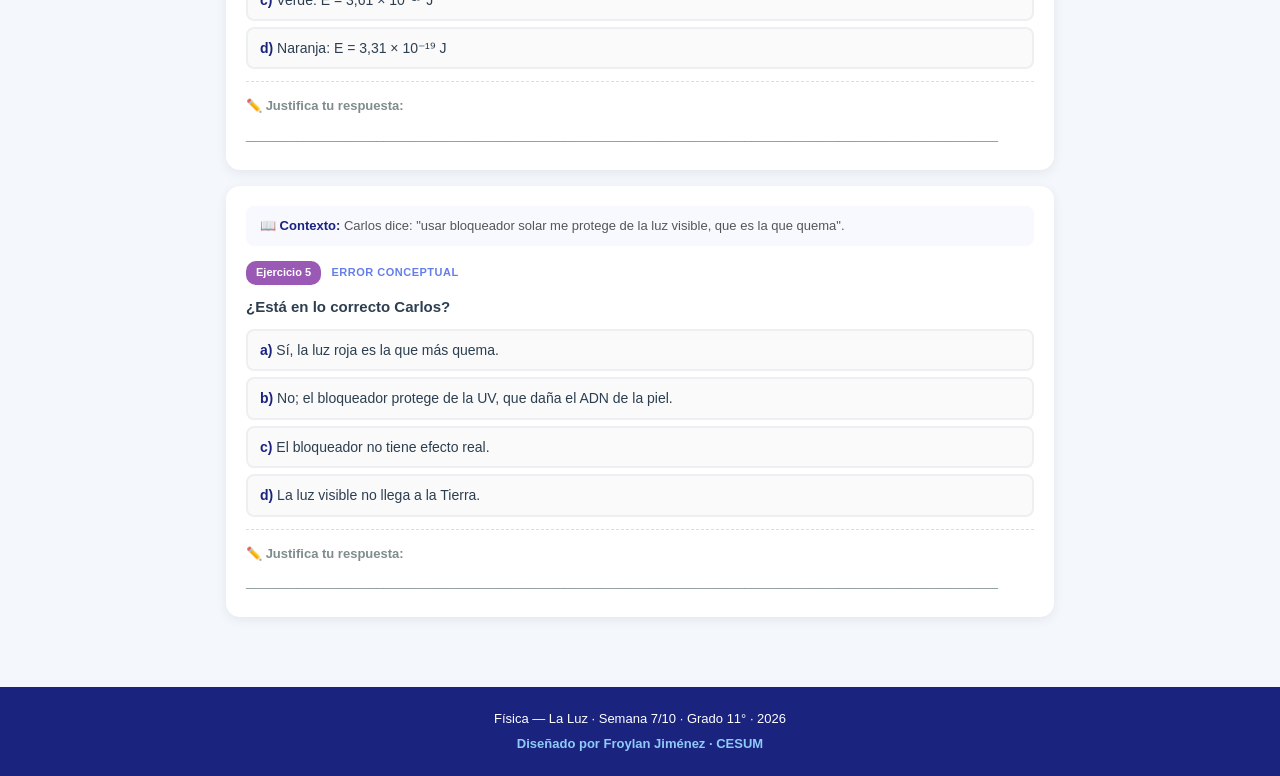
<file: semana7.html>
<!DOCTYPE html>
<html lang="es">
<head>
<meta charset="UTF-8">
<meta name="viewport" content="width=device-width, initial-scale=1.0">
<title>Semana 7: Frecuencia de la luz y espectro visible | Física 11° CESUM</title>
<link rel="stylesheet" href="style.css">
</head>
<body>
<header class="site-header">
  <div class="logo-icon">🌈</div>
  <h1>La Luz — Física Grado 11°</h1>
  <p class="subtitle">CONCENTRACIÓN EDUCATIVA DEL SUR DE MONTELÍBANO</p>
</header>
<nav class="main-nav">
  <a href="index.html" class="nav-back">🏠 Inicio</a>
  <a href="semana6.html" class="nav-back">⬅ Semana 6</a>
  <a href="semana8.html" class="nav-back">Semana 8 ➡</a>
</nav>
<div class="container">
  <div class="week-progress">
    <span style="font-weight:700;color:#1565c0;font-size:13px">Semana 7/10</span>
    <div class="progress-bar"><div class="progress-fill" style="width:70%"></div></div>
    <span class="progress-text">70%</span>
  </div>
  <h2 style="font-size:clamp(20px,4vw,26px);font-weight:900;color:#9b59b6;margin-bottom:20px;border-left:6px solid #9b59b6;padding-left:14px">Semana 7: Frecuencia de la luz y espectro visible</h2>

<div class="section">
  <div class="section-title">🌈 El espectro visible y los colores</div>
  <p>La luz <strong>blanca</strong> es una mezcla de todas las frecuencias del espectro visible. Cuando pasa por un prisma, se dispersa en sus colores componentes según su longitud de onda. El orden de colores es: <strong>ROY G BIV</strong> (Rojo, Naranja, Amarillo, Verde, Azul, Índigo, Violeta).</p>
  <table style="width:100%;border-collapse:collapse;font-size:13px;margin:12px 0">
    <tr style="background:#9b59b6;color:white"><th style="padding:7px">Color</th><th style="padding:7px">Longitud de onda (nm)</th><th style="padding:7px">Frecuencia (× 10¹⁴ Hz)</th></tr>
    <tr style="background:#ffebee"><td style="padding:7px;color:#c62828;font-weight:700">■ Rojo</td><td style="padding:7px">620 – 750</td><td style="padding:7px">4,0 – 4,8</td></tr>
    <tr><td style="padding:7px;color:#e65100;font-weight:700">■ Naranja</td><td style="padding:7px">590 – 620</td><td style="padding:7px">4,8 – 5,1</td></tr>
    <tr style="background:#fffde7"><td style="padding:7px;color:#f57f17;font-weight:700">■ Amarillo</td><td style="padding:7px">570 – 590</td><td style="padding:7px">5,1 – 5,3</td></tr>
    <tr><td style="padding:7px;color:#1b5e20;font-weight:700">■ Verde</td><td style="padding:7px">495 – 570</td><td style="padding:7px">5,3 – 6,1</td></tr>
    <tr style="background:#e3f2fd"><td style="padding:7px;color:#0d47a1;font-weight:700">■ Azul</td><td style="padding:7px">450 – 495</td><td style="padding:7px">6,1 – 6,7</td></tr>
    <tr><td style="padding:7px;color:#4a148c;font-weight:700">■ Índigo</td><td style="padding:7px">415 – 450</td><td style="padding:7px">6,7 – 7,2</td></tr>
    <tr style="background:#f3e5f5"><td style="padding:7px;color:#6a1b9a;font-weight:700">■ Violeta</td><td style="padding:7px">380 – 415</td><td style="padding:7px">7,2 – 7,9</td></tr>
  </table>
  <div class="box box-tip">💡 El rojo tiene la menor frecuencia (y mayor λ) de la luz visible. El violeta tiene la mayor frecuencia (y menor λ).</div>
</div>

<div class="section">
  <div class="section-title">⚡ Energía de los fotones: E = h × f</div>
  <p>La luz también actúa como partícula: un <strong>fotón</strong> es el paquete mínimo de energía de luz. La energía de un fotón depende de su frecuencia:</p>
  <div class="box box-formula">E = h × f<br>
  <span style="font-size:13px;font-weight:400">E = energía del fotón (J) | h = constante de Planck = 6,626 × 10⁻³⁴ J·s | f = frecuencia (Hz)</span><br><br>
  Como c = f × λ → f = c/λ, también: E = h × c / λ
  </div>
  <div class="box box-example">
    <strong>Ejemplo:</strong> Fotón de luz verde, f = 6 × 10¹⁴ Hz.<br>
    E = 6,626 × 10⁻³⁴ × 6 × 10¹⁴ = <strong>3,98 × 10⁻¹⁹ J</strong>
  </div>
  <div class="box box-warn">⚠️ Los fotones violeta tienen más energía que los rojos. Por eso la radiación UV (ultravioleta) puede dañar la piel y el ADN.</div>
</div>

<div class="section">
  <div class="section-title">🎮 Simulación: espectro de luz visible</div>
  <div class="sim-wrap">
    <div class="sim-title">🎮 Explora el espectro visible</div>
    <div class="sim-controls">
      <label>Longitud de onda: <strong id="lambdaVal7">550</strong> nm
        <input type="range" id="lambda7" min="380" max="750" value="550" oninput="updateSpec7()">
      </label>
    </div>
    <canvas id="canvas7" width="520" height="120" style="width:100%;background:#0d1117;border-radius:10px"></canvas>
    <div id="spec7msg" style="text-align:center;font-size:13px;color:#aaa;font-weight:700;padding:6px">λ = 550 nm | Verde | f ≈ 5,45 × 10¹⁴ Hz | E ≈ 3,61 × 10⁻¹⁹ J</div>
    <p class="sim-hint">Desplaza el deslizador para ver el color correspondiente y sus datos físicos.</p>
    <script>
    (function(){
      const c=document.getElementById('canvas7'),ctx=c.getContext('2d');
      let lam=550,t=0;
      function nmToRGB(nm){
        let r,g,b;
        if(nm<380)return[148,0,211];
        if(nm<440){r=(440-nm)/(440-380);g=0;b=1;}
        else if(nm<490){r=0;g=(nm-440)/(490-440);b=1;}
        else if(nm<510){r=0;g=1;b=(510-nm)/(510-490);}
        else if(nm<580){r=(nm-510)/(580-510);g=1;b=0;}
        else if(nm<645){r=1;g=(645-nm)/(645-580);b=0;}
        else{r=1;g=0;b=0;}
        return[Math.round(r*255),Math.round(g*255),Math.round(b*255)];
      }
      function draw(){
        const W=c.width,H=c.height;
        ctx.fillStyle='#0d1117';ctx.fillRect(0,0,W,H);
        // spectrum bar
        for(let x=0;x<W;x++){
          const nm=380+(750-380)*(x/W);
          const [r,g,b]=nmToRGB(nm);
          ctx.fillStyle=`rgb(${r},${g},${b})`;
          ctx.fillRect(x,H-20,1,20);
        }
        // cursor
        const cx=(lam-380)/(750-380)*W;
        ctx.strokeStyle='white';ctx.lineWidth=2;
        ctx.beginPath();ctx.moveTo(cx,0);ctx.lineTo(cx,H-20);ctx.stroke();
        // wave
        const [r,g,b]=nmToRGB(lam);
        const freq7=3e8/(lam*1e-9);
        const cycles=2+(lam<500?3:lam<600?2:1);
        ctx.strokeStyle=`rgb(${r},${g},${b})`;ctx.lineWidth=2.5;ctx.beginPath();
        for(let x=0;x<W;x++){
          const y=H/2-15+Math.sin((x/W)*cycles*2*Math.PI-t)*22;
          x===0?ctx.moveTo(x,y):ctx.lineTo(x,y);
        }
        ctx.stroke();
        t+=0.05;requestAnimationFrame(draw);
      }
      window.updateSpec7=function(){
        lam=+document.getElementById('lambda7').value;
        document.getElementById('lambdaVal7').textContent=lam;
        const f=(3e8/(lam*1e-9)).toExponential(2);
        const E=(6.626e-34*3e8/(lam*1e-9)).toExponential(2);
        const colors7={380:'Violeta',415:'Índigo',450:'Azul',495:'Verde',570:'Amarillo',590:'Naranja',620:'Rojo'};
        let col='Rojo';
        for(const k of Object.keys(colors7).map(Number).sort((a,b)=>a-b)){if(lam>=k)col=colors7[k];}
        document.getElementById('spec7msg').textContent='λ = '+lam+' nm | '+col+' | f ≈ '+f+' Hz | E ≈ '+E+' J';
      };
      draw();
    })();
    </script>
  </div>
</div>

<div class="section">
  <div class="section-title">🧮 Ejercicios de Cálculo</div>
  <div class="box box-formula" style="margin-bottom:12px">
    c = f × λ &nbsp;|&nbsp; E = h × f &nbsp;|&nbsp; h = 6,626 × 10⁻³⁴ J·s &nbsp;|&nbsp; c = 3 × 10⁸ m/s
  </div>

  <div class="box box-example">
    <strong>Ejercicio 1 — Energía de un fotón rojo</strong><br>
    Luz roja: λ = 700 nm = 700 × 10⁻⁹ m. Calcula su frecuencia y energía.<br><br>
    <strong>Solución:</strong><br>
    f = c / λ = (3 × 10⁸) / (700 × 10⁻⁹) = 4,29 × 10¹⁴ Hz<br>
    E = h × f = 6,626 × 10⁻³⁴ × 4,29 × 10¹⁴ = <strong>2,84 × 10⁻¹⁹ J</strong>
  </div>

  <div class="box box-example">
    <strong>Ejercicio 2 — Energía de un fotón violeta</strong><br>
    Luz violeta: λ = 400 nm. Calcula f y E. Compara con el fotón rojo.<br><br>
    <strong>Solución:</strong><br>
    f = (3 × 10⁸) / (400 × 10⁻⁹) = 7,5 × 10¹⁴ Hz<br>
    E = 6,626 × 10⁻³⁴ × 7,5 × 10¹⁴ = <strong>4,97 × 10⁻¹⁹ J</strong><br>
    El fotón violeta tiene ~1,75 veces más energía que el rojo.
  </div>

  <div class="box box-example">
    <strong>Ejercicio 3 — ¿De qué color es una onda de f = 5 × 10¹⁴ Hz?</strong><br>
    λ = c / f = (3 × 10⁸) / (5 × 10¹⁴) = 6 × 10⁻⁷ m = <strong>600 nm → Naranja</strong>
  </div>
</div>

<div class="section">
  <div class="section-title">📝 Taller Semana 7</div>
  <div class="taller">
    <div class="taller-title">Responde y calcula en tu cuaderno:</div>
    <div class="taller-item">1. ¿Por qué el violeta se desvía más que el rojo en un prisma?</div>
    <div class="taller-item">2. Calcula la energía de un fotón de luz azul (λ = 450 nm).</div>
    <div class="taller-item">3. ¿Qué color tiene la luz con f = 4,3 × 10¹⁴ Hz?</div>
    <div class="taller-item">4. ¿Por qué la radiación UV puede causar cáncer de piel y la luz roja no?</div>
    <div class="taller-item">5. ¿Qué significan los "lm" (lúmenes) en las bombillas? ¿Se relacionan con la energía del fotón?</div>
  </div>
</div>

<div class="quiz-section">
  <div class="quiz-title">🧠 Autoevaluación</div>
  <div class="quiz-question"><div class="quiz-q-text">Pregunta 1: ¿Qué color del espectro visible tiene mayor longitud de onda?</div><div class="quiz-options">
    <label data-q="s7_1" data-val="a"><input type="radio" name="qs7_1" value="a"> Violeta</label>
    <label data-q="s7_1" data-val="b"><input type="radio" name="qs7_1" value="b"> Verde</label>
    <label data-q="s7_1" data-val="c"><input type="radio" name="qs7_1" value="c"> Rojo</label>
    <label data-q="s7_1" data-val="d"><input type="radio" name="qs7_1" value="d"> Azul</label>
  </div><div class="quiz-feedback" id="fbs7_1"></div></div>
  <div class="quiz-question"><div class="quiz-q-text">Pregunta 2: ¿Cuál fotón tiene más energía?</div><div class="quiz-options">
    <label data-q="s7_2" data-val="a"><input type="radio" name="qs7_2" value="a"> Fotón rojo (700 nm)</label>
    <label data-q="s7_2" data-val="b"><input type="radio" name="qs7_2" value="b"> Fotón violeta (400 nm)</label>
    <label data-q="s7_2" data-val="c"><input type="radio" name="qs7_2" value="c"> Ambos tienen la misma energía</label>
    <label data-q="s7_2" data-val="d"><input type="radio" name="qs7_2" value="d"> Depende de la intensidad</label>
  </div><div class="quiz-feedback" id="fbs7_2"></div></div>
  <div class="quiz-question"><div class="quiz-q-text">Pregunta 3: La constante de Planck h tiene un valor aproximado de…</div><div class="quiz-options">
    <label data-q="s7_3" data-val="a"><input type="radio" name="qs7_3" value="a"> 6,626 × 10³⁴ J·s</label>
    <label data-q="s7_3" data-val="b"><input type="radio" name="qs7_3" value="b"> 6,626 × 10⁻³⁴ J·s</label>
    <label data-q="s7_3" data-val="c"><input type="radio" name="qs7_3" value="c"> 3 × 10⁸ J·s</label>
    <label data-q="s7_3" data-val="d"><input type="radio" name="qs7_3" value="d"> 9,11 × 10⁻³¹ J·s</label>
  </div><div class="quiz-feedback" id="fbs7_3"></div></div>
  <div class="quiz-question"><div class="quiz-q-text">Pregunta 4: λ = 500 nm, h = 6,626×10⁻³⁴ J·s, c = 3×10⁸ m/s. ¿Cuánta energía tiene ese fotón?</div><div class="quiz-options">
    <label data-q="s7_4" data-val="a"><input type="radio" name="qs7_4" value="a"> 3,98 × 10⁻¹⁹ J</label>
    <label data-q="s7_4" data-val="b"><input type="radio" name="qs7_4" value="b"> 2,84 × 10⁻¹⁹ J</label>
    <label data-q="s7_4" data-val="c"><input type="radio" name="qs7_4" value="c"> 6,626 × 10⁻³⁴ J</label>
    <label data-q="s7_4" data-val="d"><input type="radio" name="qs7_4" value="d"> 500 J</label>
  </div><div class="quiz-feedback" id="fbs7_4"></div></div>
  <div class="quiz-question"><div class="quiz-q-text">Pregunta 5: ¿Por qué la radiación UV daña el ADN pero la luz roja no?</div><div class="quiz-options">
    <label data-q="s7_5" data-val="a"><input type="radio" name="qs7_5" value="a"> Porque la luz roja viaja más rápido.</label>
    <label data-q="s7_5" data-val="b"><input type="radio" name="qs7_5" value="b"> Porque los fotones UV tienen mayor energía que el ADN tolera.</label>
    <label data-q="s7_5" data-val="c"><input type="radio" name="qs7_5" value="c"> Porque la luz roja tiene mayor longitud de onda y menos energía.</label>
    <label data-q="s7_5" data-val="d"><input type="radio" name="qs7_5" value="d"> Porque el UV es más brillante que la luz roja.</label>
  </div><div class="quiz-feedback" id="fbs7_5"></div></div>
  <button class="quiz-btn" onclick="checkQuiz('s7',['c','b','b','a','b'])">✅ Verificar respuestas</button>
  <div class="quiz-result" id="quiz-result-s7"></div>
</div>

<div class="comp-section">
  <div class="comp-banner" style="border-color:#9b59b6">
    <span class="comp-badge-entregable">📋 ENTREGABLE</span>
    <div>
      <div class="comp-section-title">Ejercicios por Competencias — Semana 7</div>
      <div class="comp-section-sub">Tema: Frecuencia de la luz y energía de fotones · Nombre, fecha y grupo. Elige y justifica en 2–3 líneas.</div>
    </div>
  </div>
  <div class="comp-item">
    <div class="comp-ctx"><span class="comp-ctx-label">📖 Contexto:</span> Laura dice: "todos los colores del arcoíris tienen la misma energía, solo cambia el color".</div>
    <div class="comp-q">
      <span class="comp-num" style="background:#9b59b6">Ejercicio 1</span>
      <span class="comp-tipo">Error conceptual</span>
      <p style="margin:10px 0;font-size:15px;font-weight:600">¿Está en lo correcto Laura?</p>
      <div class="comp-opciones">
        <div class="comp-opcion"><span class="comp-letra">a) </span>Sí, el color no afecta la energía.</div>
        <div class="comp-opcion"><span class="comp-letra">b) </span>No; cada color tiene diferente frecuencia y diferente energía.</div>
        <div class="comp-opcion"><span class="comp-letra">c) </span>Solo depende de la intensidad.</div>
        <div class="comp-opcion"><span class="comp-letra">d) </span>La energía depende de la velocidad.</div>
      </div>
    </div>
    <div class="comp-justifica">✏️ <strong>Justifica tu respuesta:</strong> ________________________________________________________________________________________________________</div>
  </div>
  <div class="comp-item">
    <div class="comp-ctx"><span class="comp-ctx-label">📖 Contexto:</span> Un fotón tiene λ = 600 nm. h = 6,626×10⁻³⁴ J·s, c = 3×10⁸ m/s.</div>
    <div class="comp-q">
      <span class="comp-num" style="background:#9b59b6">Ejercicio 2</span>
      <span class="comp-tipo">Cálculo</span>
      <p style="margin:10px 0;font-size:15px;font-weight:600">Calcula la energía del fotón.</p>
      <div class="comp-opciones">
        <div class="comp-opcion"><span class="comp-letra">a) </span>E = 3,31 × 10⁻¹⁹ J</div>
        <div class="comp-opcion"><span class="comp-letra">b) </span>E = 6,626 × 10⁻³⁴ J</div>
        <div class="comp-opcion"><span class="comp-letra">c) </span>E = 600 J</div>
        <div class="comp-opcion"><span class="comp-letra">d) </span>E = 5 × 10¹⁴ J</div>
      </div>
    </div>
    <div class="comp-justifica">✏️ <strong>Justifica tu respuesta:</strong> ________________________________________________________________________________________________________</div>
  </div>
  <div class="comp-item">
    <div class="comp-ctx"><span class="comp-ctx-label">📖 Contexto:</span> Un médico usa lámparas de luz azul (λ ≈ 470 nm) para tratar la ictericia en recién nacidos.</div>
    <div class="comp-q">
      <span class="comp-num" style="background:#9b59b6">Ejercicio 3</span>
      <span class="comp-tipo">Análisis</span>
      <p style="margin:10px 0;font-size:15px;font-weight:600">¿Por qué se usa luz azul y no luz roja para este tratamiento?</p>
      <div class="comp-opciones">
        <div class="comp-opcion"><span class="comp-letra">a) </span>Porque la luz azul es más brillante.</div>
        <div class="comp-opcion"><span class="comp-letra">b) </span>La luz azul tiene mayor frecuencia y energía para degradar la bilirrubina.</div>
        <div class="comp-opcion"><span class="comp-letra">c) </span>Porque la luz roja no penetra la piel.</div>
        <div class="comp-opcion"><span class="comp-letra">d) </span>El color no importa, solo la intensidad.</div>
      </div>
    </div>
    <div class="comp-justifica">✏️ <strong>Justifica tu respuesta:</strong> ________________________________________________________________________________________________________</div>
  </div>
  <div class="comp-item">
    <div class="comp-ctx"><span class="comp-ctx-label">📖 Contexto:</span> Una onda tiene f = 7 × 10¹⁴ Hz. h = 6,626×10⁻³⁴ J·s.</div>
    <div class="comp-q">
      <span class="comp-num" style="background:#9b59b6">Ejercicio 4</span>
      <span class="comp-tipo">Cálculo e identificación</span>
      <p style="margin:10px 0;font-size:15px;font-weight:600">¿De qué color es y cuánta energía tiene el fotón?</p>
      <div class="comp-opciones">
        <div class="comp-opcion"><span class="comp-letra">a) </span>Rojo: E = 2,84 × 10⁻¹⁹ J</div>
        <div class="comp-opcion"><span class="comp-letra">b) </span>Violeta/Índigo: E = 4,64 × 10⁻¹⁹ J</div>
        <div class="comp-opcion"><span class="comp-letra">c) </span>Verde: E = 3,61 × 10⁻¹⁹ J</div>
        <div class="comp-opcion"><span class="comp-letra">d) </span>Naranja: E = 3,31 × 10⁻¹⁹ J</div>
      </div>
    </div>
    <div class="comp-justifica">✏️ <strong>Justifica tu respuesta:</strong> ________________________________________________________________________________________________________</div>
  </div>
  <div class="comp-item">
    <div class="comp-ctx"><span class="comp-ctx-label">📖 Contexto:</span> Carlos dice: "usar bloqueador solar me protege de la luz visible, que es la que quema".</div>
    <div class="comp-q">
      <span class="comp-num" style="background:#9b59b6">Ejercicio 5</span>
      <span class="comp-tipo">Error conceptual</span>
      <p style="margin:10px 0;font-size:15px;font-weight:600">¿Está en lo correcto Carlos?</p>
      <div class="comp-opciones">
        <div class="comp-opcion"><span class="comp-letra">a) </span>Sí, la luz roja es la que más quema.</div>
        <div class="comp-opcion"><span class="comp-letra">b) </span>No; el bloqueador protege de la UV, que daña el ADN de la piel.</div>
        <div class="comp-opcion"><span class="comp-letra">c) </span>El bloqueador no tiene efecto real.</div>
        <div class="comp-opcion"><span class="comp-letra">d) </span>La luz visible no llega a la Tierra.</div>
      </div>
    </div>
    <div class="comp-justifica">✏️ <strong>Justifica tu respuesta:</strong> ________________________________________________________________________________________________________</div>
  </div>
</div>

</div>
<footer class="site-footer">
  Física — La Luz · Semana 7/10 · Grado 11° · 2026
  <div class="creditos">Diseñado por Froylan Jiménez · CESUM</div>
</footer>

<script src="quiz.js"></script>
</body>
</html>
</file>
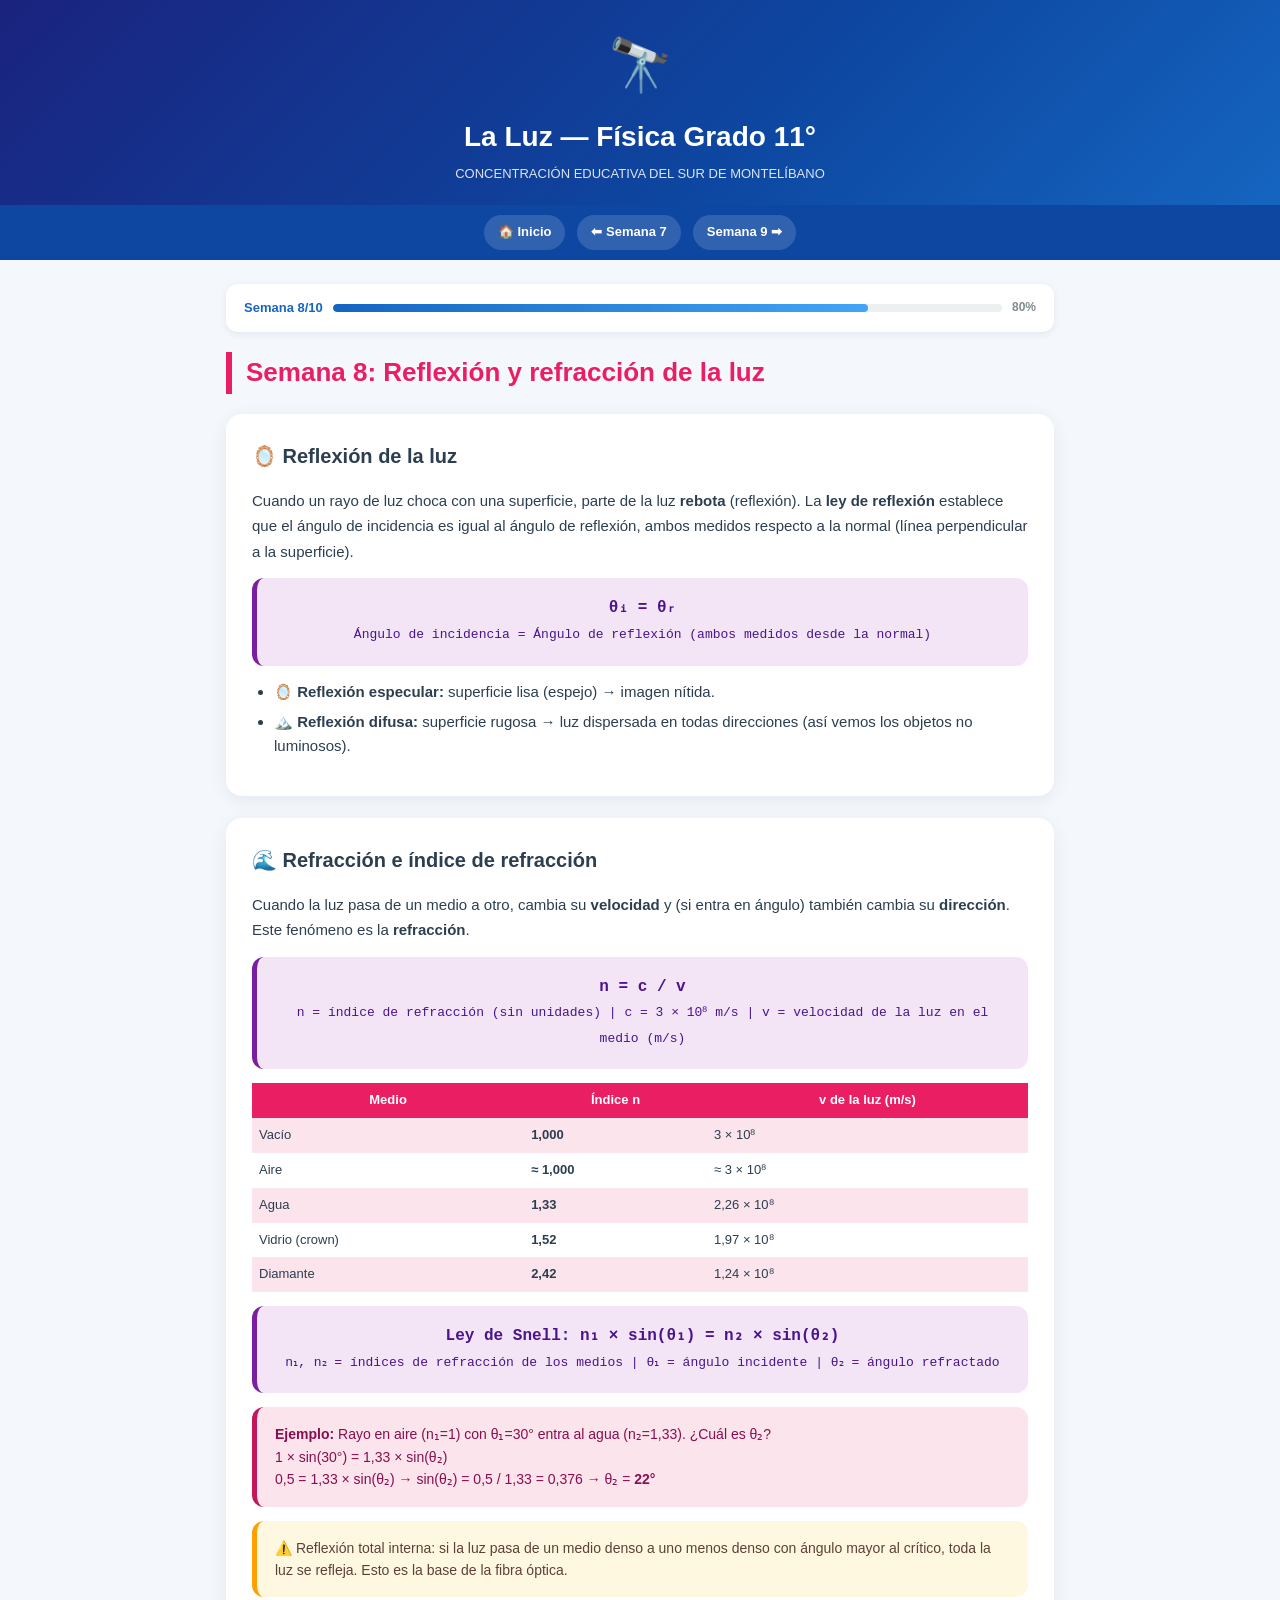
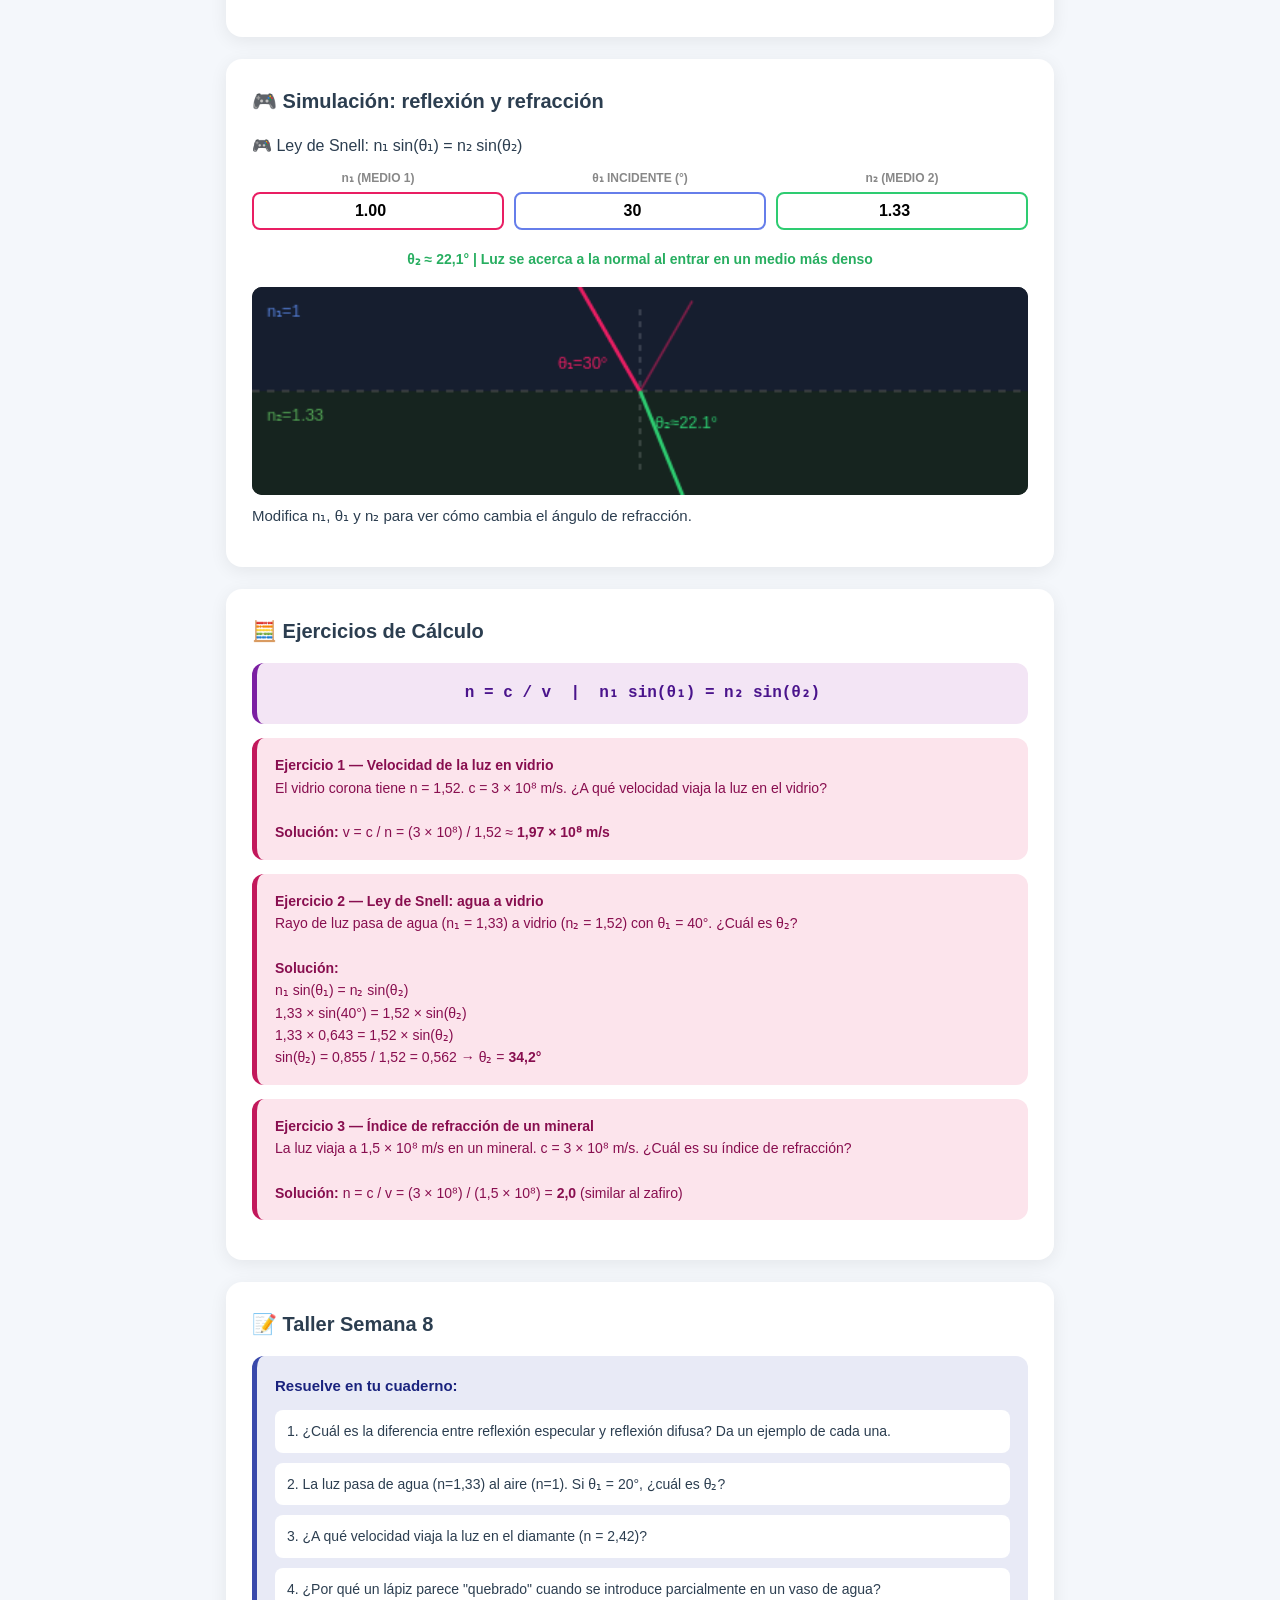
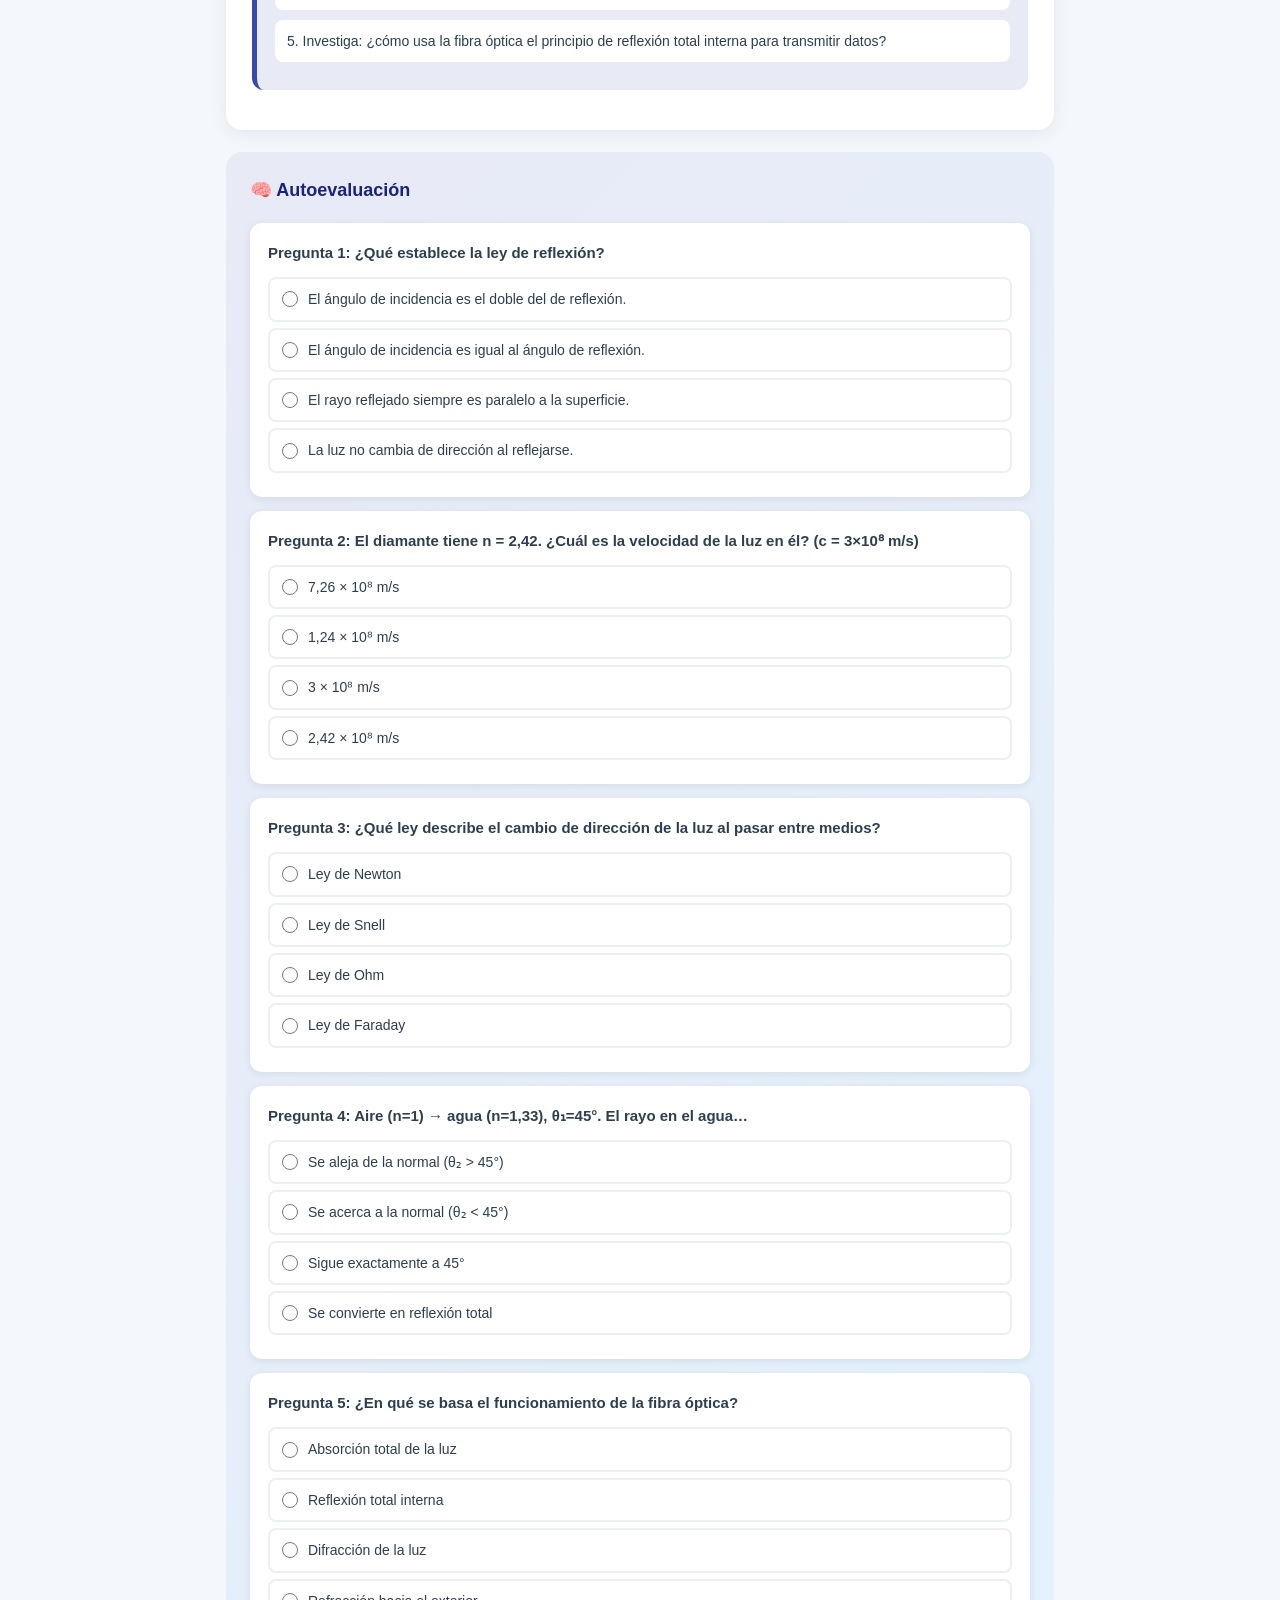
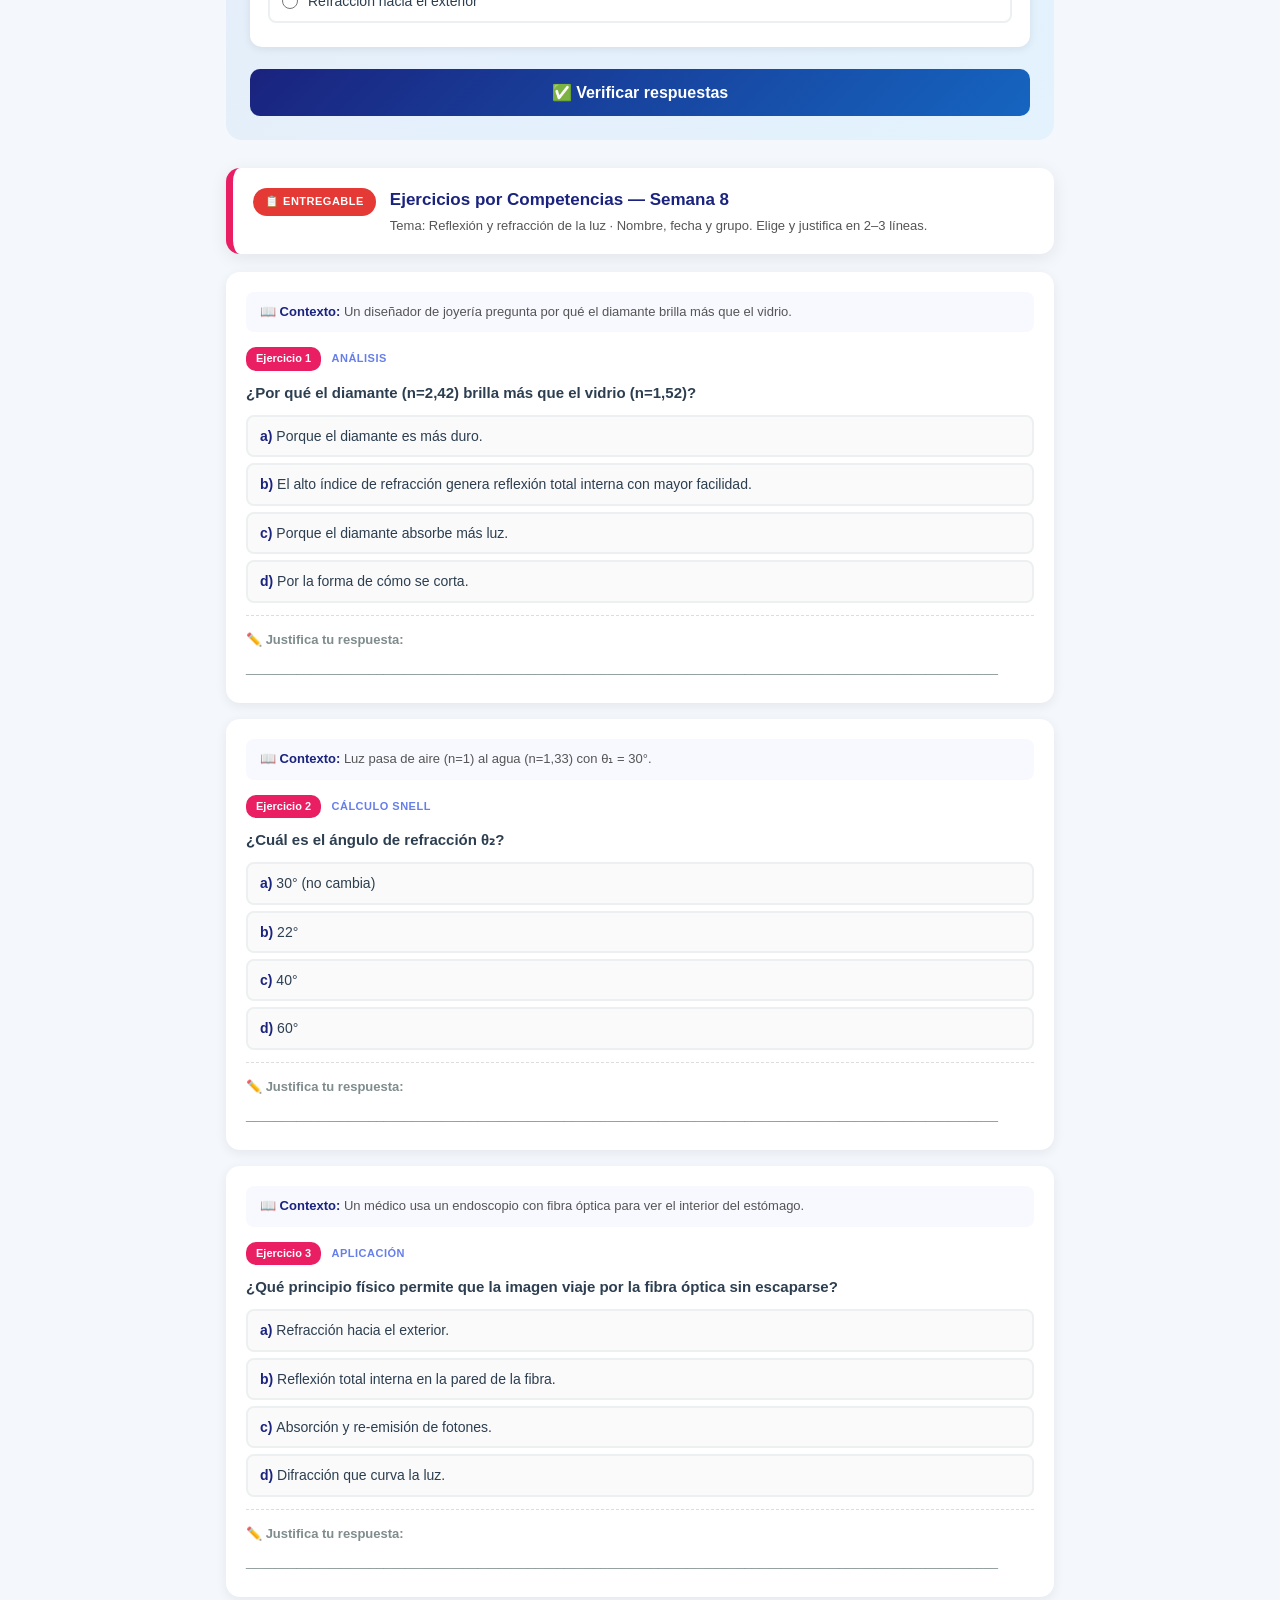
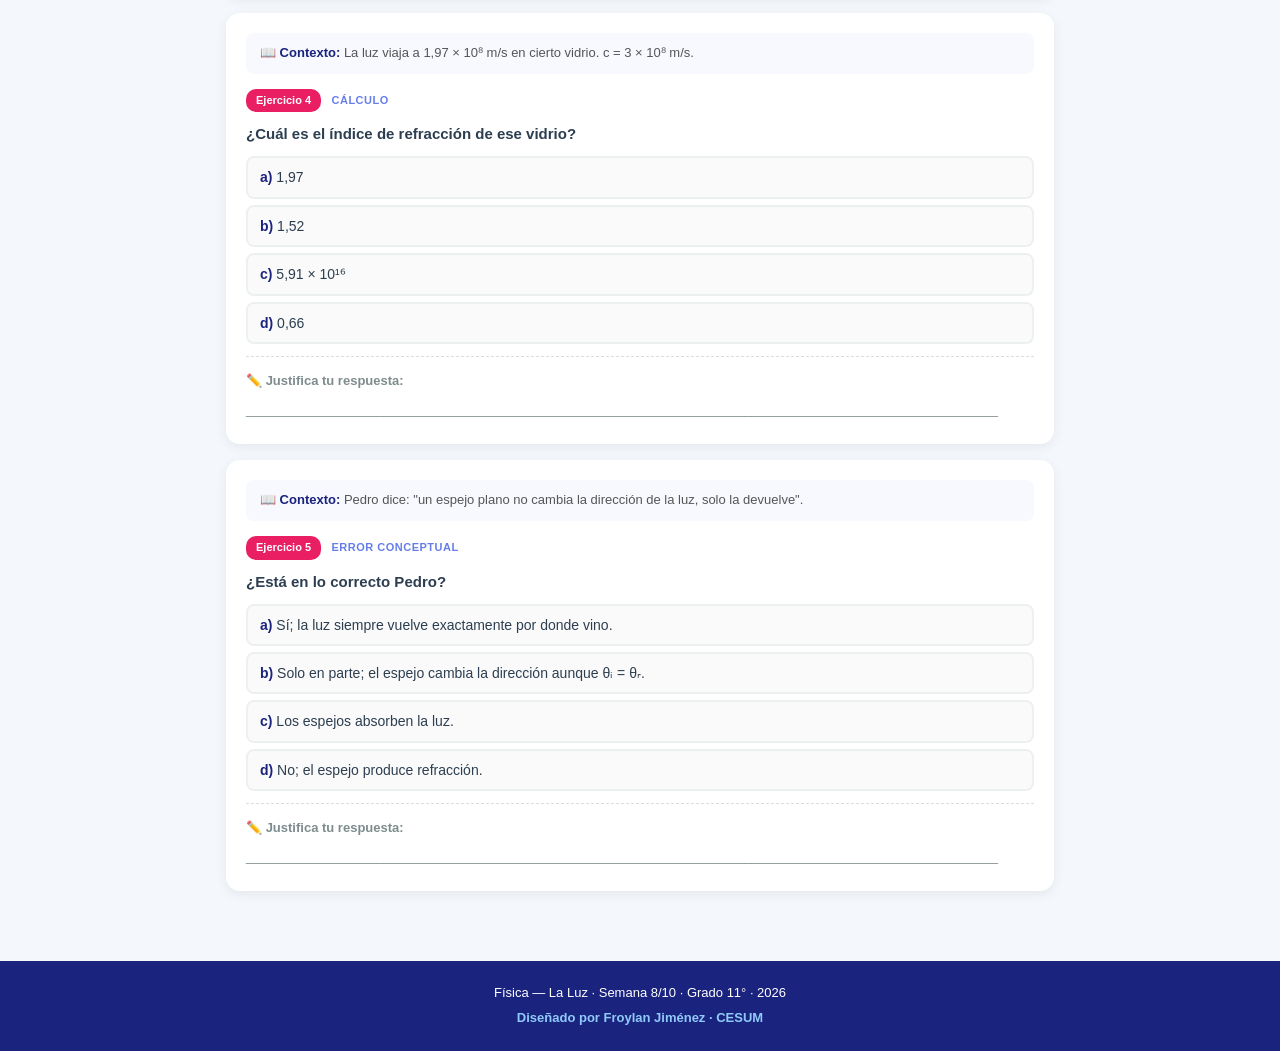
<file: semana8.html>
<!DOCTYPE html>
<html lang="es">
<head>
<meta charset="UTF-8">
<meta name="viewport" content="width=device-width, initial-scale=1.0">
<title>Semana 8: Reflexión y refracción de la luz | Física 11° CESUM</title>
<link rel="stylesheet" href="style.css">
</head>
<body>
<header class="site-header">
  <div class="logo-icon">🔭</div>
  <h1>La Luz — Física Grado 11°</h1>
  <p class="subtitle">CONCENTRACIÓN EDUCATIVA DEL SUR DE MONTELÍBANO</p>
</header>
<nav class="main-nav">
  <a href="index.html" class="nav-back">🏠 Inicio</a>
  <a href="semana7.html" class="nav-back">⬅ Semana 7</a>
  <a href="semana9.html" class="nav-back">Semana 9 ➡</a>
</nav>
<div class="container">
  <div class="week-progress">
    <span style="font-weight:700;color:#1565c0;font-size:13px">Semana 8/10</span>
    <div class="progress-bar"><div class="progress-fill" style="width:80%"></div></div>
    <span class="progress-text">80%</span>
  </div>
  <h2 style="font-size:clamp(20px,4vw,26px);font-weight:900;color:#e91e63;margin-bottom:20px;border-left:6px solid #e91e63;padding-left:14px">Semana 8: Reflexión y refracción de la luz</h2>

<div class="section">
  <div class="section-title">🪞 Reflexión de la luz</div>
  <p>Cuando un rayo de luz choca con una superficie, parte de la luz <strong>rebota</strong> (reflexión). La <strong>ley de reflexión</strong> establece que el ángulo de incidencia es igual al ángulo de reflexión, ambos medidos respecto a la normal (línea perpendicular a la superficie).</p>
  <div class="box box-formula">θᵢ = θᵣ<br>
  <span style="font-size:13px;font-weight:400">Ángulo de incidencia = Ángulo de reflexión (ambos medidos desde la normal)</span>
  </div>
  <ul>
    <li>🪞 <strong>Reflexión especular:</strong> superficie lisa (espejo) → imagen nítida.</li>
    <li>🏔️ <strong>Reflexión difusa:</strong> superficie rugosa → luz dispersada en todas direcciones (así vemos los objetos no luminosos).</li>
  </ul>
</div>

<div class="section">
  <div class="section-title">🌊 Refracción e índice de refracción</div>
  <p>Cuando la luz pasa de un medio a otro, cambia su <strong>velocidad</strong> y (si entra en ángulo) también cambia su <strong>dirección</strong>. Este fenómeno es la <strong>refracción</strong>.</p>
  <div class="box box-formula">n = c / v<br>
  <span style="font-size:13px;font-weight:400">n = índice de refracción (sin unidades) | c = 3 × 10⁸ m/s | v = velocidad de la luz en el medio (m/s)</span>
  </div>
  <table style="width:100%;border-collapse:collapse;font-size:13px;margin:12px 0">
    <tr style="background:#e91e63;color:white"><th style="padding:7px">Medio</th><th style="padding:7px">Índice n</th><th style="padding:7px">v de la luz (m/s)</th></tr>
    <tr style="background:#fce4ec"><td style="padding:7px">Vacío</td><td style="padding:7px;font-weight:700">1,000</td><td style="padding:7px">3 × 10⁸</td></tr>
    <tr><td style="padding:7px">Aire</td><td style="padding:7px;font-weight:700">≈ 1,000</td><td style="padding:7px">≈ 3 × 10⁸</td></tr>
    <tr style="background:#fce4ec"><td style="padding:7px">Agua</td><td style="padding:7px;font-weight:700">1,33</td><td style="padding:7px">2,26 × 10⁸</td></tr>
    <tr><td style="padding:7px">Vidrio (crown)</td><td style="padding:7px;font-weight:700">1,52</td><td style="padding:7px">1,97 × 10⁸</td></tr>
    <tr style="background:#fce4ec"><td style="padding:7px">Diamante</td><td style="padding:7px;font-weight:700">2,42</td><td style="padding:7px">1,24 × 10⁸</td></tr>
  </table>
  <div class="box box-formula">Ley de Snell: n₁ × sin(θ₁) = n₂ × sin(θ₂)<br>
  <span style="font-size:13px;font-weight:400">n₁, n₂ = índices de refracción de los medios | θ₁ = ángulo incidente | θ₂ = ángulo refractado</span>
  </div>
  <div class="box box-example">
    <strong>Ejemplo:</strong> Rayo en aire (n₁=1) con θ₁=30° entra al agua (n₂=1,33). ¿Cuál es θ₂?<br>
    1 × sin(30°) = 1,33 × sin(θ₂)<br>
    0,5 = 1,33 × sin(θ₂) → sin(θ₂) = 0,5 / 1,33 = 0,376 → θ₂ = <strong>22°</strong>
  </div>
  <div class="box box-warn">⚠️ Reflexión total interna: si la luz pasa de un medio denso a uno menos denso con ángulo mayor al crítico, toda la luz se refleja. Esto es la base de la fibra óptica.</div>
</div>

<div class="section">
  <div class="section-title">🎮 Simulación: reflexión y refracción</div>
  <div class="sim-wrap">
    <div class="sim-title">🎮 Ley de Snell: n₁ sin(θ₁) = n₂ sin(θ₂)</div>
    <div style="display:grid;grid-template-columns:1fr 1fr 1fr;gap:10px;margin:10px 0">
      <div style="text-align:center">
        <label style="font-size:12px;font-weight:700;color:#888;display:block;margin-bottom:4px">n₁ (MEDIO 1)</label>
        <input id="n1_8" type="number" value="1.00" step="0.01" style="width:100%;padding:8px;border:2px solid #e91e63;border-radius:8px;font-size:16px;font-weight:700;text-align:center;outline:none" oninput="calcSnell8()">
      </div>
      <div style="text-align:center">
        <label style="font-size:12px;font-weight:700;color:#888;display:block;margin-bottom:4px">θ₁ INCIDENTE (°)</label>
        <input id="t1_8" type="number" value="30" min="0" max="89" style="width:100%;padding:8px;border:2px solid #667eea;border-radius:8px;font-size:16px;font-weight:700;text-align:center;outline:none" oninput="calcSnell8()">
      </div>
      <div style="text-align:center">
        <label style="font-size:12px;font-weight:700;color:#888;display:block;margin-bottom:4px">n₂ (MEDIO 2)</label>
        <input id="n2_8" type="number" value="1.33" step="0.01" style="width:100%;padding:8px;border:2px solid #2ecc71;border-radius:8px;font-size:16px;font-weight:700;text-align:center;outline:none" oninput="calcSnell8()">
      </div>
    </div>
    <div id="snell8msg" style="text-align:center;font-size:14px;color:#27ae60;font-weight:700;padding:8px">θ₂ ≈ 22,1° | Luz se acerca a la normal al entrar en un medio más denso</div>
    <canvas id="canvas8" width="520" height="140" style="width:100%;background:#0d1117;border-radius:10px;margin-top:8px"></canvas>
    <p class="sim-hint">Modifica n₁, θ₁ y n₂ para ver cómo cambia el ángulo de refracción.</p>
    <script>
    (function(){
      const c=document.getElementById('canvas8'),ctx=c.getContext('2d');
      let n1=1,t1=30,n2=1.33,t2=22.1;
      function toRad(d){return d*Math.PI/180;}
      function toDeg(r){return r*180/Math.PI;}
      function draw(){
        const W=c.width,H=c.height,cx=W/2,cy=H/2;
        ctx.fillStyle='#0d1117';ctx.fillRect(0,0,W,H);
        // Media superior
        ctx.fillStyle='rgba(100,150,255,0.1)';ctx.fillRect(0,0,W,cy);
        ctx.fillStyle='rgba(100,200,100,0.1)';ctx.fillRect(0,cy,W,cy);
        // Interface
        ctx.strokeStyle='#555';ctx.lineWidth=1;ctx.setLineDash([5,5]);
        ctx.beginPath();ctx.moveTo(0,cy);ctx.lineTo(W,cy);ctx.stroke();ctx.setLineDash([]);
        // Normal
        ctx.strokeStyle='rgba(255,255,255,0.3)';ctx.lineWidth=1;ctx.setLineDash([4,4]);
        ctx.beginPath();ctx.moveTo(cx,cy-55);ctx.lineTo(cx,cy+55);ctx.stroke();ctx.setLineDash([]);
        // Incident ray
        const a1=toRad(t1);
        ctx.strokeStyle='#e91e63';ctx.lineWidth=2.5;
        ctx.beginPath();ctx.moveTo(cx-Math.sin(a1)*90,cy-Math.cos(a1)*90);ctx.lineTo(cx,cy);ctx.stroke();
        // Reflected ray
        ctx.strokeStyle='rgba(233,30,99,0.5)';ctx.lineWidth=1.5;
        ctx.beginPath();ctx.moveTo(cx,cy);ctx.lineTo(cx+Math.sin(a1)*70,cy-Math.cos(a1)*70);ctx.stroke();
        // Refracted ray
        if(!isNaN(t2)){
          const a2=toRad(t2);
          ctx.strokeStyle='#2ecc71';ctx.lineWidth=2.5;
          ctx.beginPath();ctx.moveTo(cx,cy);ctx.lineTo(cx+Math.sin(a2)*80,cy+Math.cos(a2)*80);ctx.stroke();
        }
        // Labels
        ctx.fillStyle='#e91e63';ctx.font='11px sans-serif';ctx.fillText('θ₁='+t1+'°',cx-55,cy-15);
        ctx.fillStyle='#2ecc71';ctx.fillText(!isNaN(t2)?'θ₂≈'+t2+'°':'TI',cx+10,cy+25);
        ctx.fillStyle='rgba(100,150,255,0.8)';ctx.fillText('n₁='+n1,10,20);
        ctx.fillStyle='rgba(100,200,100,0.8)';ctx.fillText('n₂='+n2,10,cy+20);
      }
      window.calcSnell8=function(){
        n1=parseFloat(document.getElementById('n1_8').value)||1;
        t1=parseFloat(document.getElementById('t1_8').value)||30;
        n2=parseFloat(document.getElementById('n2_8').value)||1.33;
        const sinT2=(n1/n2)*Math.sin(t1*Math.PI/180);
        const msg=document.getElementById('snell8msg');
        if(Math.abs(sinT2)>1){
          t2=NaN;
          msg.textContent='⚠️ Reflexión total interna: sin(θ₂) > 1, el rayo no pasa al medio 2.';
          msg.style.color='#e74c3c';
        } else {
          t2=Math.round(Math.asin(sinT2)*180/Math.PI*10)/10;
          const dir=n2>n1?'se acerca a la normal':'se aleja de la normal';
          msg.textContent='θ₂ ≈ '+t2+'° | Al entrar en un medio más '+(n2>n1?'denso':'ligero')+', el rayo '+dir+'.';
          msg.style.color='#27ae60';
        }
        draw();
      };
      draw();
    })();
    </script>
  </div>
</div>

<div class="section">
  <div class="section-title">🧮 Ejercicios de Cálculo</div>
  <div class="box box-formula" style="margin-bottom:12px">n = c / v &nbsp;|&nbsp; n₁ sin(θ₁) = n₂ sin(θ₂)</div>

  <div class="box box-example">
    <strong>Ejercicio 1 — Velocidad de la luz en vidrio</strong><br>
    El vidrio corona tiene n = 1,52. c = 3 × 10⁸ m/s. ¿A qué velocidad viaja la luz en el vidrio?<br><br>
    <strong>Solución:</strong> v = c / n = (3 × 10⁸) / 1,52 ≈ <strong>1,97 × 10⁸ m/s</strong>
  </div>

  <div class="box box-example">
    <strong>Ejercicio 2 — Ley de Snell: agua a vidrio</strong><br>
    Rayo de luz pasa de agua (n₁ = 1,33) a vidrio (n₂ = 1,52) con θ₁ = 40°. ¿Cuál es θ₂?<br><br>
    <strong>Solución:</strong><br>
    n₁ sin(θ₁) = n₂ sin(θ₂)<br>
    1,33 × sin(40°) = 1,52 × sin(θ₂)<br>
    1,33 × 0,643 = 1,52 × sin(θ₂)<br>
    sin(θ₂) = 0,855 / 1,52 = 0,562 → θ₂ = <strong>34,2°</strong>
  </div>

  <div class="box box-example">
    <strong>Ejercicio 3 — Índice de refracción de un mineral</strong><br>
    La luz viaja a 1,5 × 10⁸ m/s en un mineral. c = 3 × 10⁸ m/s. ¿Cuál es su índice de refracción?<br><br>
    <strong>Solución:</strong> n = c / v = (3 × 10⁸) / (1,5 × 10⁸) = <strong>2,0</strong> (similar al zafiro)
  </div>
</div>

<div class="section">
  <div class="section-title">📝 Taller Semana 8</div>
  <div class="taller">
    <div class="taller-title">Resuelve en tu cuaderno:</div>
    <div class="taller-item">1. ¿Cuál es la diferencia entre reflexión especular y reflexión difusa? Da un ejemplo de cada una.</div>
    <div class="taller-item">2. La luz pasa de agua (n=1,33) al aire (n=1). Si θ₁ = 20°, ¿cuál es θ₂?</div>
    <div class="taller-item">3. ¿A qué velocidad viaja la luz en el diamante (n = 2,42)?</div>
    <div class="taller-item">4. ¿Por qué un lápiz parece "quebrado" cuando se introduce parcialmente en un vaso de agua?</div>
    <div class="taller-item">5. Investiga: ¿cómo usa la fibra óptica el principio de reflexión total interna para transmitir datos?</div>
  </div>
</div>

<div class="quiz-section">
  <div class="quiz-title">🧠 Autoevaluación</div>
  <div class="quiz-question"><div class="quiz-q-text">Pregunta 1: ¿Qué establece la ley de reflexión?</div><div class="quiz-options">
    <label data-q="s8_1" data-val="a"><input type="radio" name="qs8_1" value="a"> El ángulo de incidencia es el doble del de reflexión.</label>
    <label data-q="s8_1" data-val="b"><input type="radio" name="qs8_1" value="b"> El ángulo de incidencia es igual al ángulo de reflexión.</label>
    <label data-q="s8_1" data-val="c"><input type="radio" name="qs8_1" value="c"> El rayo reflejado siempre es paralelo a la superficie.</label>
    <label data-q="s8_1" data-val="d"><input type="radio" name="qs8_1" value="d"> La luz no cambia de dirección al reflejarse.</label>
  </div><div class="quiz-feedback" id="fbs8_1"></div></div>
  <div class="quiz-question"><div class="quiz-q-text">Pregunta 2: El diamante tiene n = 2,42. ¿Cuál es la velocidad de la luz en él? (c = 3×10⁸ m/s)</div><div class="quiz-options">
    <label data-q="s8_2" data-val="a"><input type="radio" name="qs8_2" value="a"> 7,26 × 10⁸ m/s</label>
    <label data-q="s8_2" data-val="b"><input type="radio" name="qs8_2" value="b"> 1,24 × 10⁸ m/s</label>
    <label data-q="s8_2" data-val="c"><input type="radio" name="qs8_2" value="c"> 3 × 10⁸ m/s</label>
    <label data-q="s8_2" data-val="d"><input type="radio" name="qs8_2" value="d"> 2,42 × 10⁸ m/s</label>
  </div><div class="quiz-feedback" id="fbs8_2"></div></div>
  <div class="quiz-question"><div class="quiz-q-text">Pregunta 3: ¿Qué ley describe el cambio de dirección de la luz al pasar entre medios?</div><div class="quiz-options">
    <label data-q="s8_3" data-val="a"><input type="radio" name="qs8_3" value="a"> Ley de Newton</label>
    <label data-q="s8_3" data-val="b"><input type="radio" name="qs8_3" value="b"> Ley de Snell</label>
    <label data-q="s8_3" data-val="c"><input type="radio" name="qs8_3" value="c"> Ley de Ohm</label>
    <label data-q="s8_3" data-val="d"><input type="radio" name="qs8_3" value="d"> Ley de Faraday</label>
  </div><div class="quiz-feedback" id="fbs8_3"></div></div>
  <div class="quiz-question"><div class="quiz-q-text">Pregunta 4: Aire (n=1) → agua (n=1,33), θ₁=45°. El rayo en el agua…</div><div class="quiz-options">
    <label data-q="s8_4" data-val="a"><input type="radio" name="qs8_4" value="a"> Se aleja de la normal (θ₂ > 45°)</label>
    <label data-q="s8_4" data-val="b"><input type="radio" name="qs8_4" value="b"> Se acerca a la normal (θ₂ < 45°)</label>
    <label data-q="s8_4" data-val="c"><input type="radio" name="qs8_4" value="c"> Sigue exactamente a 45°</label>
    <label data-q="s8_4" data-val="d"><input type="radio" name="qs8_4" value="d"> Se convierte en reflexión total</label>
  </div><div class="quiz-feedback" id="fbs8_4"></div></div>
  <div class="quiz-question"><div class="quiz-q-text">Pregunta 5: ¿En qué se basa el funcionamiento de la fibra óptica?</div><div class="quiz-options">
    <label data-q="s8_5" data-val="a"><input type="radio" name="qs8_5" value="a"> Absorción total de la luz</label>
    <label data-q="s8_5" data-val="b"><input type="radio" name="qs8_5" value="b"> Reflexión total interna</label>
    <label data-q="s8_5" data-val="c"><input type="radio" name="qs8_5" value="c"> Difracción de la luz</label>
    <label data-q="s8_5" data-val="d"><input type="radio" name="qs8_5" value="d"> Refracción hacia el exterior</label>
  </div><div class="quiz-feedback" id="fbs8_5"></div></div>
  <button class="quiz-btn" onclick="checkQuiz('s8',['b','b','b','b','b'])">✅ Verificar respuestas</button>
  <div class="quiz-result" id="quiz-result-s8"></div>
</div>

<div class="comp-section">
  <div class="comp-banner" style="border-color:#e91e63">
    <span class="comp-badge-entregable">📋 ENTREGABLE</span>
    <div>
      <div class="comp-section-title">Ejercicios por Competencias — Semana 8</div>
      <div class="comp-section-sub">Tema: Reflexión y refracción de la luz · Nombre, fecha y grupo. Elige y justifica en 2–3 líneas.</div>
    </div>
  </div>
  <div class="comp-item">
    <div class="comp-ctx"><span class="comp-ctx-label">📖 Contexto:</span> Un diseñador de joyería pregunta por qué el diamante brilla más que el vidrio.</div>
    <div class="comp-q">
      <span class="comp-num" style="background:#e91e63">Ejercicio 1</span>
      <span class="comp-tipo">Análisis</span>
      <p style="margin:10px 0;font-size:15px;font-weight:600">¿Por qué el diamante (n=2,42) brilla más que el vidrio (n=1,52)?</p>
      <div class="comp-opciones">
        <div class="comp-opcion"><span class="comp-letra">a) </span>Porque el diamante es más duro.</div>
        <div class="comp-opcion"><span class="comp-letra">b) </span>El alto índice de refracción genera reflexión total interna con mayor facilidad.</div>
        <div class="comp-opcion"><span class="comp-letra">c) </span>Porque el diamante absorbe más luz.</div>
        <div class="comp-opcion"><span class="comp-letra">d) </span>Por la forma de cómo se corta.</div>
      </div>
    </div>
    <div class="comp-justifica">✏️ <strong>Justifica tu respuesta:</strong> ________________________________________________________________________________________________________</div>
  </div>
  <div class="comp-item">
    <div class="comp-ctx"><span class="comp-ctx-label">📖 Contexto:</span> Luz pasa de aire (n=1) al agua (n=1,33) con θ₁ = 30°.</div>
    <div class="comp-q">
      <span class="comp-num" style="background:#e91e63">Ejercicio 2</span>
      <span class="comp-tipo">Cálculo Snell</span>
      <p style="margin:10px 0;font-size:15px;font-weight:600">¿Cuál es el ángulo de refracción θ₂?</p>
      <div class="comp-opciones">
        <div class="comp-opcion"><span class="comp-letra">a) </span>30° (no cambia)</div>
        <div class="comp-opcion"><span class="comp-letra">b) </span>22°</div>
        <div class="comp-opcion"><span class="comp-letra">c) </span>40°</div>
        <div class="comp-opcion"><span class="comp-letra">d) </span>60°</div>
      </div>
    </div>
    <div class="comp-justifica">✏️ <strong>Justifica tu respuesta:</strong> ________________________________________________________________________________________________________</div>
  </div>
  <div class="comp-item">
    <div class="comp-ctx"><span class="comp-ctx-label">📖 Contexto:</span> Un médico usa un endoscopio con fibra óptica para ver el interior del estómago.</div>
    <div class="comp-q">
      <span class="comp-num" style="background:#e91e63">Ejercicio 3</span>
      <span class="comp-tipo">Aplicación</span>
      <p style="margin:10px 0;font-size:15px;font-weight:600">¿Qué principio físico permite que la imagen viaje por la fibra óptica sin escaparse?</p>
      <div class="comp-opciones">
        <div class="comp-opcion"><span class="comp-letra">a) </span>Refracción hacia el exterior.</div>
        <div class="comp-opcion"><span class="comp-letra">b) </span>Reflexión total interna en la pared de la fibra.</div>
        <div class="comp-opcion"><span class="comp-letra">c) </span>Absorción y re-emisión de fotones.</div>
        <div class="comp-opcion"><span class="comp-letra">d) </span>Difracción que curva la luz.</div>
      </div>
    </div>
    <div class="comp-justifica">✏️ <strong>Justifica tu respuesta:</strong> ________________________________________________________________________________________________________</div>
  </div>
  <div class="comp-item">
    <div class="comp-ctx"><span class="comp-ctx-label">📖 Contexto:</span> La luz viaja a 1,97 × 10⁸ m/s en cierto vidrio. c = 3 × 10⁸ m/s.</div>
    <div class="comp-q">
      <span class="comp-num" style="background:#e91e63">Ejercicio 4</span>
      <span class="comp-tipo">Cálculo</span>
      <p style="margin:10px 0;font-size:15px;font-weight:600">¿Cuál es el índice de refracción de ese vidrio?</p>
      <div class="comp-opciones">
        <div class="comp-opcion"><span class="comp-letra">a) </span>1,97</div>
        <div class="comp-opcion"><span class="comp-letra">b) </span>1,52</div>
        <div class="comp-opcion"><span class="comp-letra">c) </span>5,91 × 10¹⁶</div>
        <div class="comp-opcion"><span class="comp-letra">d) </span>0,66</div>
      </div>
    </div>
    <div class="comp-justifica">✏️ <strong>Justifica tu respuesta:</strong> ________________________________________________________________________________________________________</div>
  </div>
  <div class="comp-item">
    <div class="comp-ctx"><span class="comp-ctx-label">📖 Contexto:</span> Pedro dice: "un espejo plano no cambia la dirección de la luz, solo la devuelve".</div>
    <div class="comp-q">
      <span class="comp-num" style="background:#e91e63">Ejercicio 5</span>
      <span class="comp-tipo">Error conceptual</span>
      <p style="margin:10px 0;font-size:15px;font-weight:600">¿Está en lo correcto Pedro?</p>
      <div class="comp-opciones">
        <div class="comp-opcion"><span class="comp-letra">a) </span>Sí; la luz siempre vuelve exactamente por donde vino.</div>
        <div class="comp-opcion"><span class="comp-letra">b) </span>Solo en parte; el espejo cambia la dirección aunque θᵢ = θᵣ.</div>
        <div class="comp-opcion"><span class="comp-letra">c) </span>Los espejos absorben la luz.</div>
        <div class="comp-opcion"><span class="comp-letra">d) </span>No; el espejo produce refracción.</div>
      </div>
    </div>
    <div class="comp-justifica">✏️ <strong>Justifica tu respuesta:</strong> ________________________________________________________________________________________________________</div>
  </div>
</div>

</div>
<footer class="site-footer">
  Física — La Luz · Semana 8/10 · Grado 11° · 2026
  <div class="creditos">Diseñado por Froylan Jiménez · CESUM</div>
</footer>

<script src="quiz.js"></script>
</body>
</html>
</file>
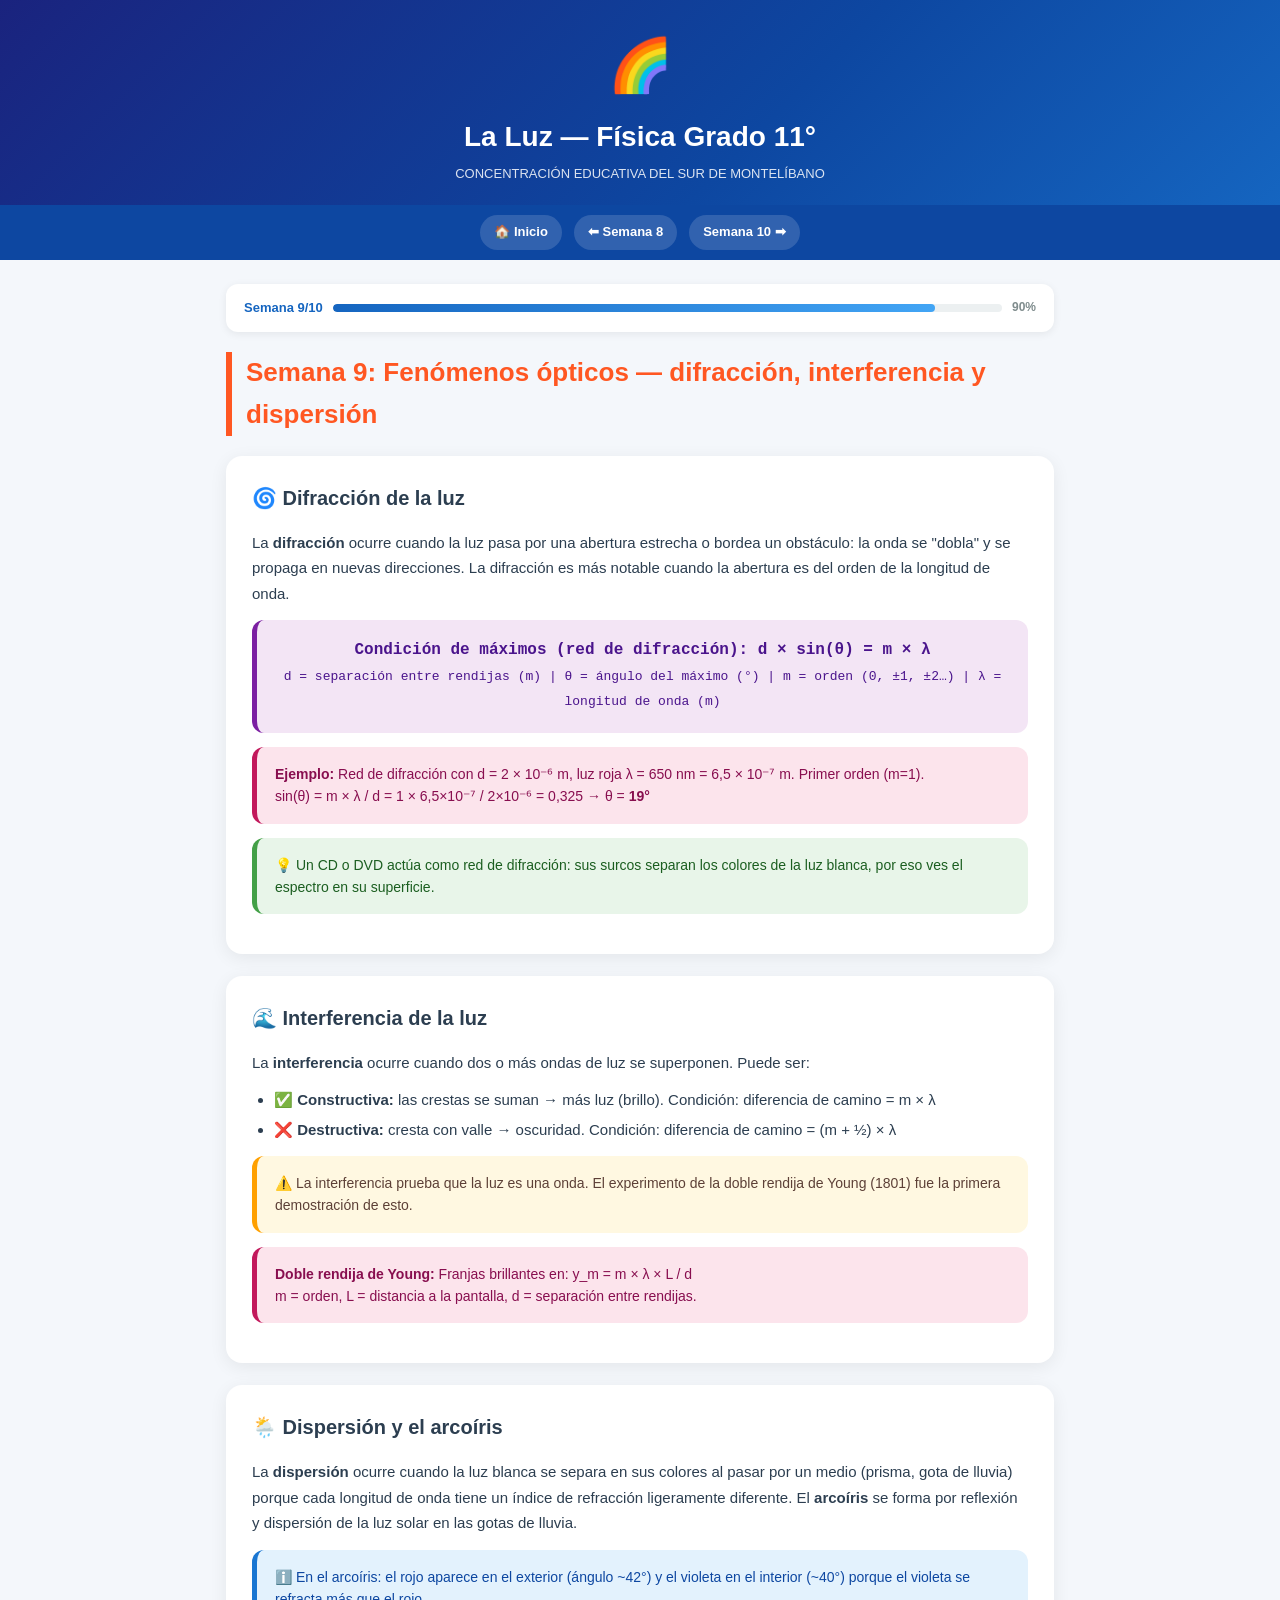
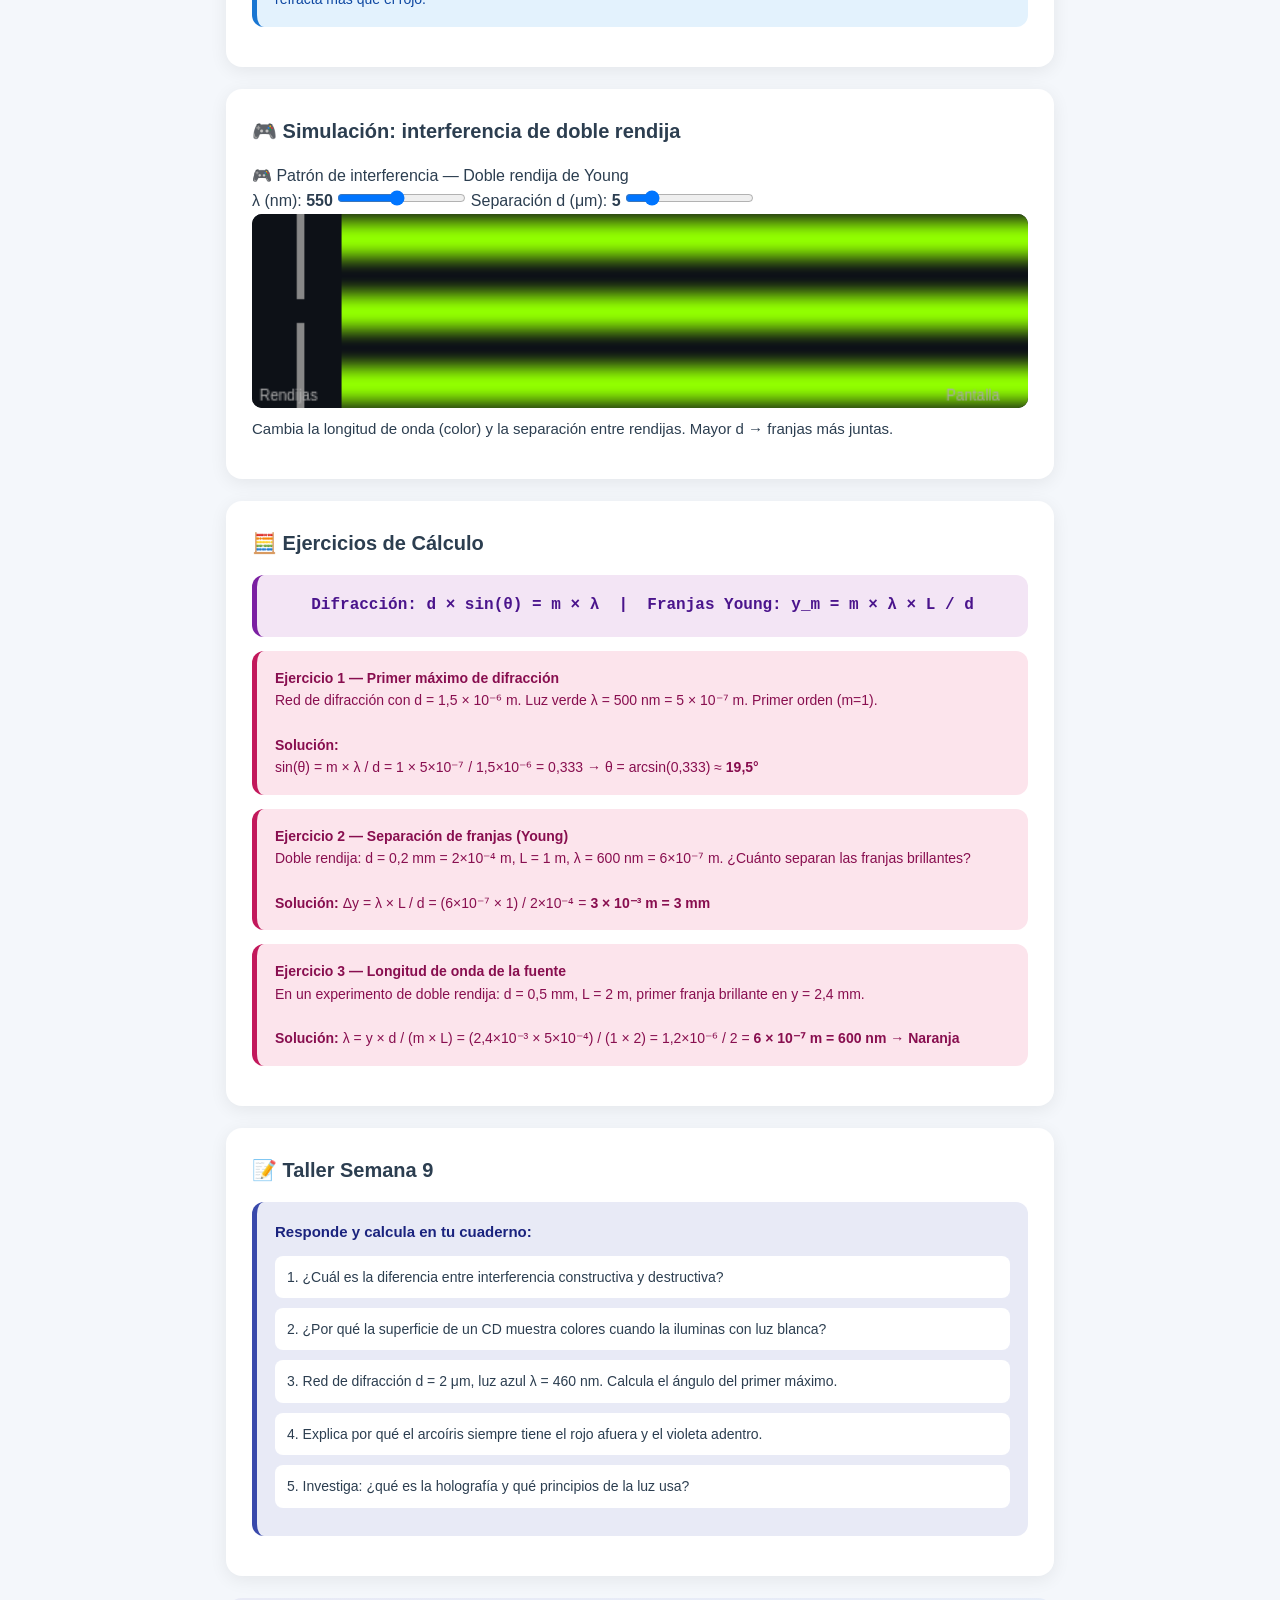
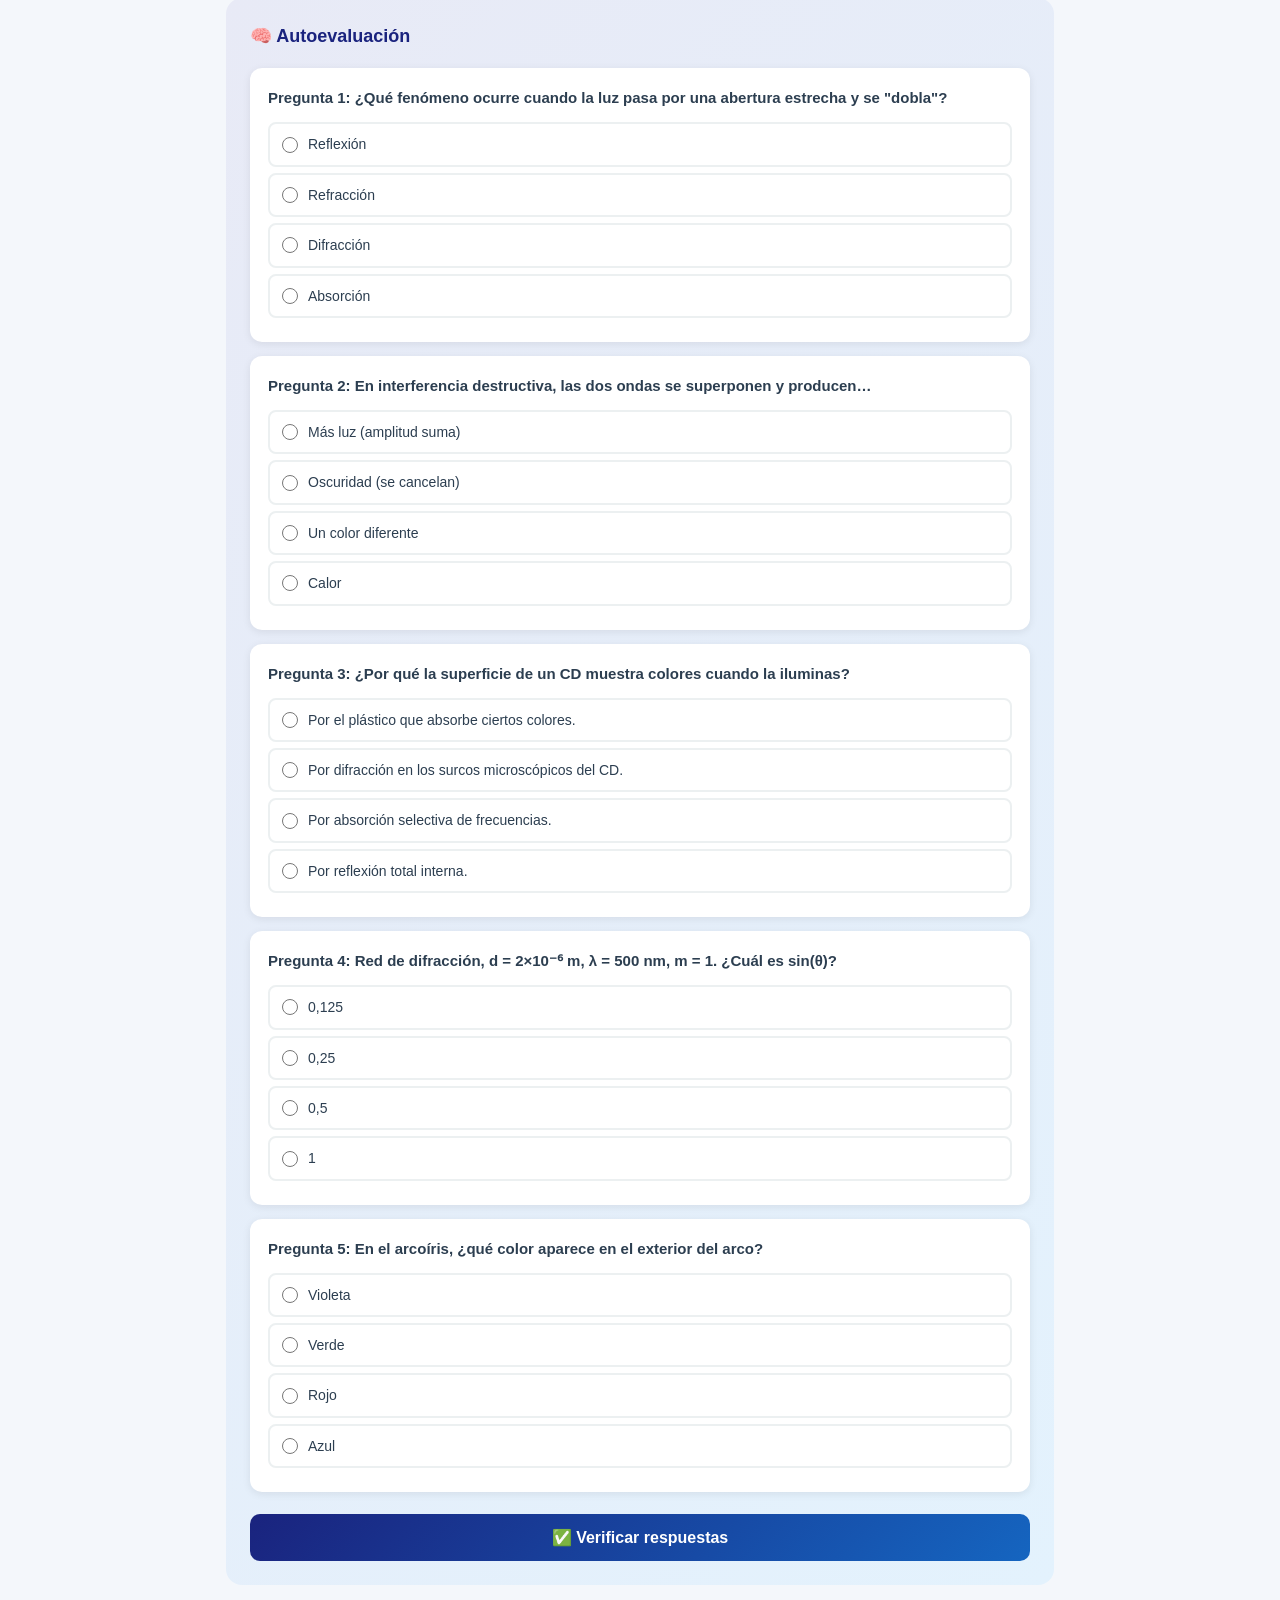
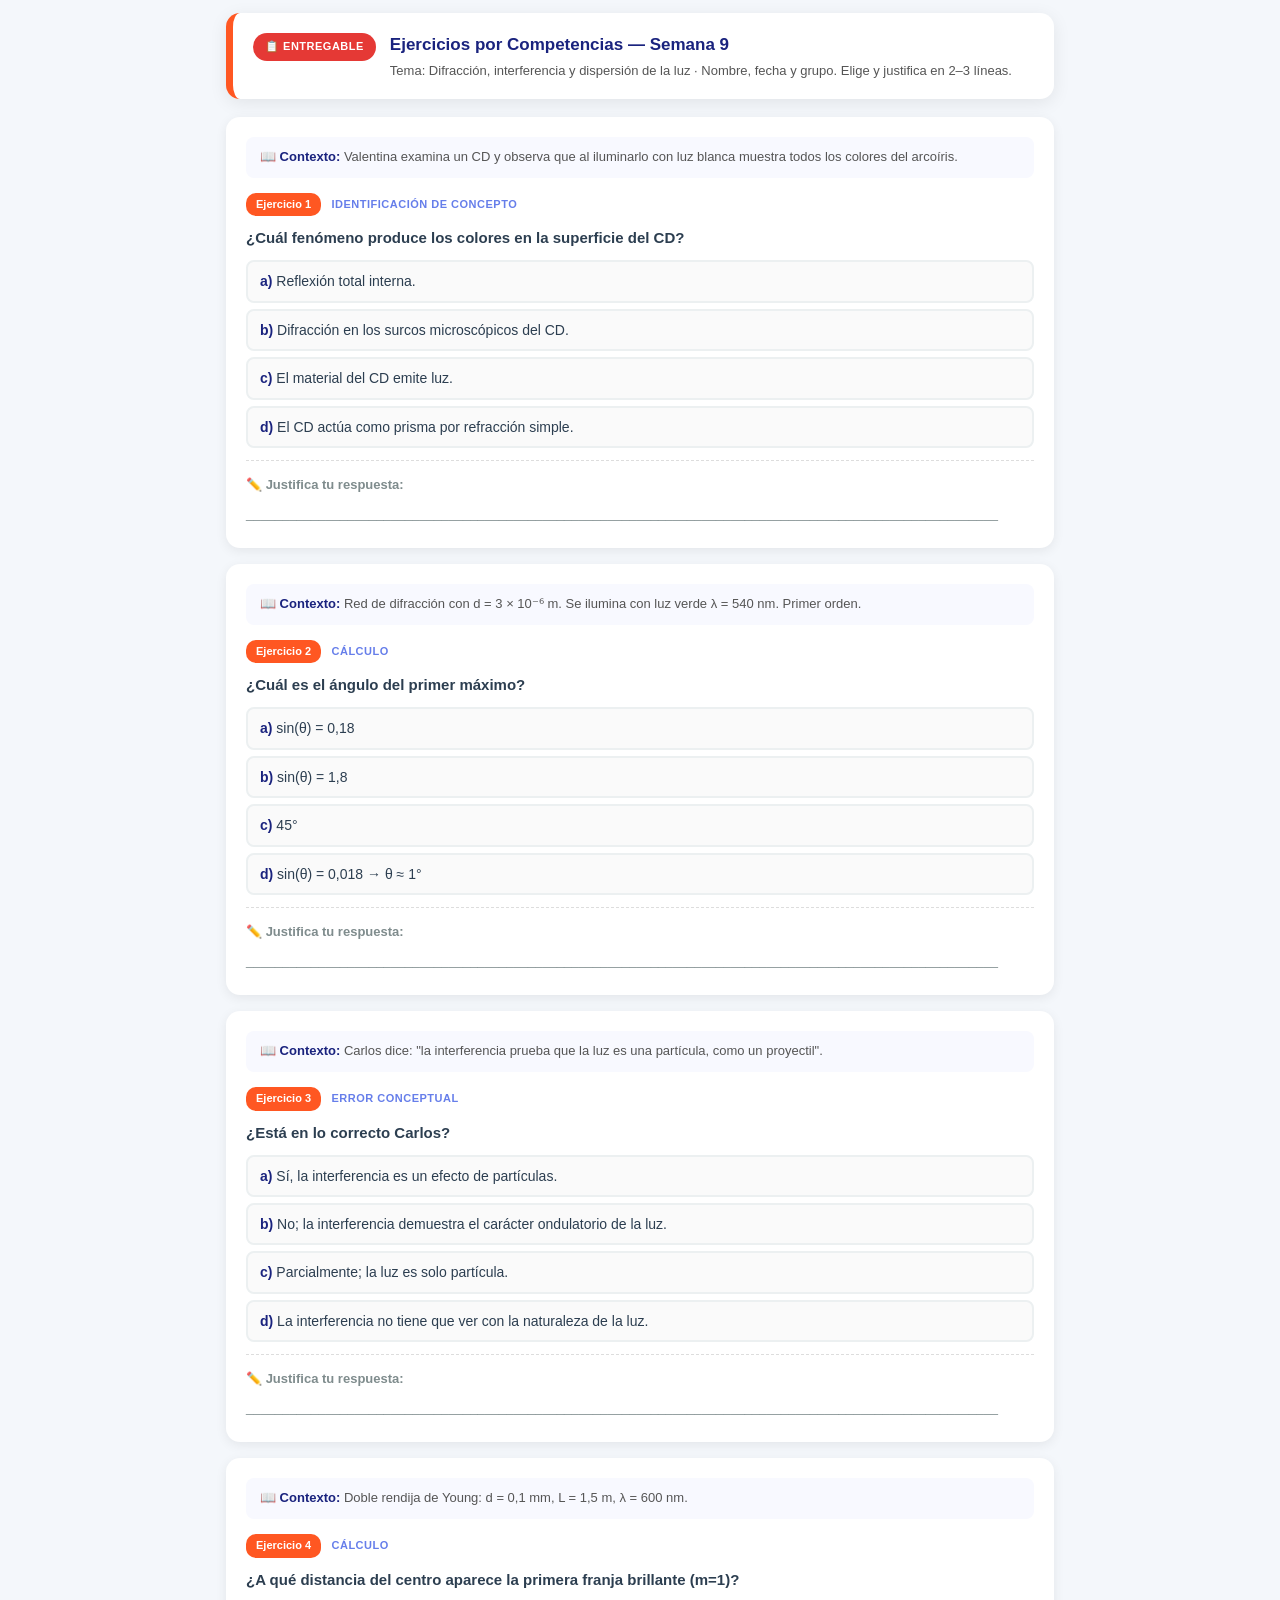
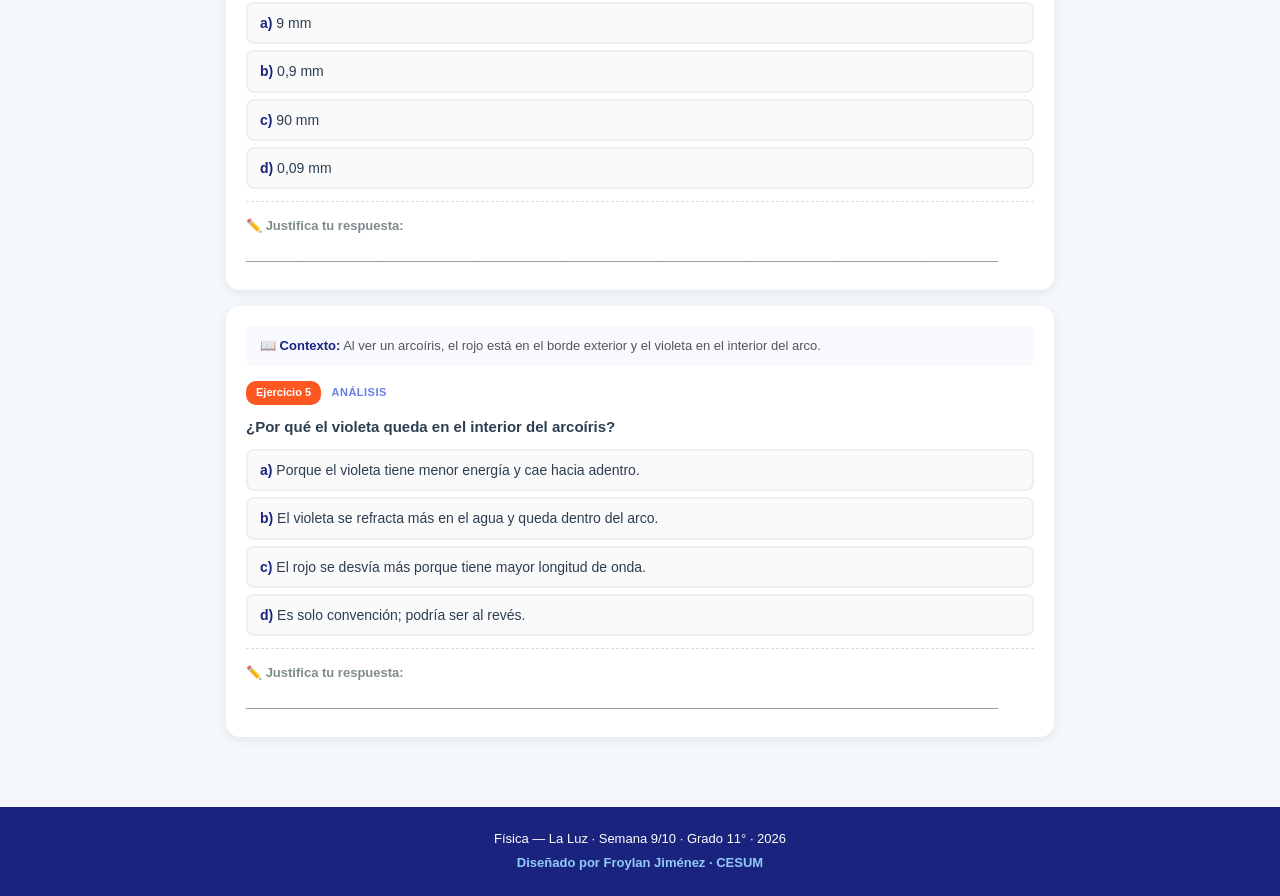
<file: semana9.html>
<!DOCTYPE html>
<html lang="es">
<head>
<meta charset="UTF-8">
<meta name="viewport" content="width=device-width, initial-scale=1.0">
<title>Semana 9: Fenómenos ópticos — difracción e interferencia | Física 11° CESUM</title>
<link rel="stylesheet" href="style.css">
</head>
<body>
<header class="site-header">
  <div class="logo-icon">🌈</div>
  <h1>La Luz — Física Grado 11°</h1>
  <p class="subtitle">CONCENTRACIÓN EDUCATIVA DEL SUR DE MONTELÍBANO</p>
</header>
<nav class="main-nav">
  <a href="index.html" class="nav-back">🏠 Inicio</a>
  <a href="semana8.html" class="nav-back">⬅ Semana 8</a>
  <a href="semana10.html" class="nav-back">Semana 10 ➡</a>
</nav>
<div class="container">
  <div class="week-progress">
    <span style="font-weight:700;color:#1565c0;font-size:13px">Semana 9/10</span>
    <div class="progress-bar"><div class="progress-fill" style="width:90%"></div></div>
    <span class="progress-text">90%</span>
  </div>
  <h2 style="font-size:clamp(20px,4vw,26px);font-weight:900;color:#ff5722;margin-bottom:20px;border-left:6px solid #ff5722;padding-left:14px">Semana 9: Fenómenos ópticos — difracción, interferencia y dispersión</h2>

<div class="section">
  <div class="section-title">🌀 Difracción de la luz</div>
  <p>La <strong>difracción</strong> ocurre cuando la luz pasa por una abertura estrecha o bordea un obstáculo: la onda se "dobla" y se propaga en nuevas direcciones. La difracción es más notable cuando la abertura es del orden de la longitud de onda.</p>
  <div class="box box-formula">Condición de máximos (red de difracción): d × sin(θ) = m × λ<br>
  <span style="font-size:13px;font-weight:400">d = separación entre rendijas (m) | θ = ángulo del máximo (°) | m = orden (0, ±1, ±2…) | λ = longitud de onda (m)</span>
  </div>
  <div class="box box-example">
    <strong>Ejemplo:</strong> Red de difracción con d = 2 × 10⁻⁶ m, luz roja λ = 650 nm = 6,5 × 10⁻⁷ m. Primer orden (m=1).<br>
    sin(θ) = m × λ / d = 1 × 6,5×10⁻⁷ / 2×10⁻⁶ = 0,325 → θ = <strong>19°</strong>
  </div>
  <div class="box box-tip">💡 Un CD o DVD actúa como red de difracción: sus surcos separan los colores de la luz blanca, por eso ves el espectro en su superficie.</div>
</div>

<div class="section">
  <div class="section-title">🌊 Interferencia de la luz</div>
  <p>La <strong>interferencia</strong> ocurre cuando dos o más ondas de luz se superponen. Puede ser:</p>
  <ul>
    <li>✅ <strong>Constructiva:</strong> las crestas se suman → más luz (brillo). Condición: diferencia de camino = m × λ</li>
    <li>❌ <strong>Destructiva:</strong> cresta con valle → oscuridad. Condición: diferencia de camino = (m + ½) × λ</li>
  </ul>
  <div class="box box-warn">⚠️ La interferencia prueba que la luz es una onda. El experimento de la doble rendija de Young (1801) fue la primera demostración de esto.</div>
  <div class="box box-example">
    <strong>Doble rendija de Young:</strong> Franjas brillantes en: y_m = m × λ × L / d<br>
    m = orden, L = distancia a la pantalla, d = separación entre rendijas.
  </div>
</div>

<div class="section">
  <div class="section-title">🌦️ Dispersión y el arcoíris</div>
  <p>La <strong>dispersión</strong> ocurre cuando la luz blanca se separa en sus colores al pasar por un medio (prisma, gota de lluvia) porque cada longitud de onda tiene un índice de refracción ligeramente diferente. El <strong>arcoíris</strong> se forma por reflexión y dispersión de la luz solar en las gotas de lluvia.</p>
  <div class="box box-info">ℹ️ En el arcoíris: el rojo aparece en el exterior (ángulo ~42°) y el violeta en el interior (~40°) porque el violeta se refracta más que el rojo.</div>
</div>

<div class="section">
  <div class="section-title">🎮 Simulación: interferencia de doble rendija</div>
  <div class="sim-wrap">
    <div class="sim-title">🎮 Patrón de interferencia — Doble rendija de Young</div>
    <div class="sim-controls">
      <label>λ (nm): <strong id="lamVal9">550</strong>
        <input type="range" id="lam9" min="380" max="750" value="550" oninput="updateYoung9()">
      </label>
      <label>Separación d (μm): <strong id="dVal9">5</strong>
        <input type="range" id="d9" min="2" max="20" value="5" oninput="updateYoung9()">
      </label>
    </div>
    <canvas id="canvas9" width="520" height="130" style="width:100%;background:#0d1117;border-radius:10px"></canvas>
    <p class="sim-hint">Cambia la longitud de onda (color) y la separación entre rendijas. Mayor d → franjas más juntas.</p>
    <script>
    (function(){
      const c=document.getElementById('canvas9'),ctx=c.getContext('2d');
      let lam9=550,d9=5;
      function nmToRGB9(nm){
        let r,g,b;
        if(nm<440){r=(440-nm)/(440-380);g=0;b=1;}
        else if(nm<490){r=0;g=(nm-440)/(490-440);b=1;}
        else if(nm<510){r=0;g=1;b=(510-nm)/(510-490);}
        else if(nm<580){r=(nm-510)/(580-510);g=1;b=0;}
        else if(nm<645){r=1;g=(645-nm)/(645-580);b=0;}
        else{r=1;g=0;b=0;}
        return[Math.round(r*255),Math.round(g*255),Math.round(b*255)];
      }
      function draw(){
        const W=c.width,H=c.height;
        ctx.fillStyle='#0d1117';ctx.fillRect(0,0,W,H);
        const [r,g,b]=nmToRGB9(lam9);
        // Rendijas
        ctx.fillStyle='#888';ctx.fillRect(30,0,5,H/2-8);ctx.fillRect(30,H/2+8,5,H/2-8);
        // Pattern
        const L=W-80,cy=H/2;
        for(let y=0;y<H;y++){
          const yPos=y-cy;
          const sinT=yPos/Math.sqrt(yPos*yPos+L*L);
          const phase=(d9*1e-6*sinT/(lam9*1e-9))*2*Math.PI;
          const intensity=Math.cos(phase/2)**2;
          ctx.fillStyle=`rgba(${r},${g},${b},${intensity})`;
          ctx.fillRect(60,y,W-60,1);
        }
        ctx.fillStyle='#aaa';ctx.font='10px sans-serif';
        ctx.fillText('Rendijas',5,H-5);ctx.fillText('Pantalla',W-55,H-5);
      }
      window.updateYoung9=function(){
        lam9=+document.getElementById('lam9').value;
        d9=+document.getElementById('d9').value;
        document.getElementById('lamVal9').textContent=lam9;
        document.getElementById('dVal9').textContent=d9;
        draw();
      };
      draw();
    })();
    </script>
  </div>
</div>

<div class="section">
  <div class="section-title">🧮 Ejercicios de Cálculo</div>
  <div class="box box-formula" style="margin-bottom:12px">
    Difracción: d × sin(θ) = m × λ &nbsp;|&nbsp; Franjas Young: y_m = m × λ × L / d
  </div>

  <div class="box box-example">
    <strong>Ejercicio 1 — Primer máximo de difracción</strong><br>
    Red de difracción con d = 1,5 × 10⁻⁶ m. Luz verde λ = 500 nm = 5 × 10⁻⁷ m. Primer orden (m=1).<br><br>
    <strong>Solución:</strong><br>
    sin(θ) = m × λ / d = 1 × 5×10⁻⁷ / 1,5×10⁻⁶ = 0,333 → θ = arcsin(0,333) ≈ <strong>19,5°</strong>
  </div>

  <div class="box box-example">
    <strong>Ejercicio 2 — Separación de franjas (Young)</strong><br>
    Doble rendija: d = 0,2 mm = 2×10⁻⁴ m, L = 1 m, λ = 600 nm = 6×10⁻⁷ m. ¿Cuánto separan las franjas brillantes?<br><br>
    <strong>Solución:</strong> Δy = λ × L / d = (6×10⁻⁷ × 1) / 2×10⁻⁴ = <strong>3 × 10⁻³ m = 3 mm</strong>
  </div>

  <div class="box box-example">
    <strong>Ejercicio 3 — Longitud de onda de la fuente</strong><br>
    En un experimento de doble rendija: d = 0,5 mm, L = 2 m, primer franja brillante en y = 2,4 mm.<br><br>
    <strong>Solución:</strong> λ = y × d / (m × L) = (2,4×10⁻³ × 5×10⁻⁴) / (1 × 2) = 1,2×10⁻⁶ / 2 = <strong>6 × 10⁻⁷ m = 600 nm → Naranja</strong>
  </div>
</div>

<div class="section">
  <div class="section-title">📝 Taller Semana 9</div>
  <div class="taller">
    <div class="taller-title">Responde y calcula en tu cuaderno:</div>
    <div class="taller-item">1. ¿Cuál es la diferencia entre interferencia constructiva y destructiva?</div>
    <div class="taller-item">2. ¿Por qué la superficie de un CD muestra colores cuando la iluminas con luz blanca?</div>
    <div class="taller-item">3. Red de difracción d = 2 μm, luz azul λ = 460 nm. Calcula el ángulo del primer máximo.</div>
    <div class="taller-item">4. Explica por qué el arcoíris siempre tiene el rojo afuera y el violeta adentro.</div>
    <div class="taller-item">5. Investiga: ¿qué es la holografía y qué principios de la luz usa?</div>
  </div>
</div>

<div class="quiz-section">
  <div class="quiz-title">🧠 Autoevaluación</div>
  <div class="quiz-question"><div class="quiz-q-text">Pregunta 1: ¿Qué fenómeno ocurre cuando la luz pasa por una abertura estrecha y se "dobla"?</div><div class="quiz-options">
    <label data-q="s9_1" data-val="a"><input type="radio" name="qs9_1" value="a"> Reflexión</label>
    <label data-q="s9_1" data-val="b"><input type="radio" name="qs9_1" value="b"> Refracción</label>
    <label data-q="s9_1" data-val="c"><input type="radio" name="qs9_1" value="c"> Difracción</label>
    <label data-q="s9_1" data-val="d"><input type="radio" name="qs9_1" value="d"> Absorción</label>
  </div><div class="quiz-feedback" id="fbs9_1"></div></div>
  <div class="quiz-question"><div class="quiz-q-text">Pregunta 2: En interferencia destructiva, las dos ondas se superponen y producen…</div><div class="quiz-options">
    <label data-q="s9_2" data-val="a"><input type="radio" name="qs9_2" value="a"> Más luz (amplitud suma)</label>
    <label data-q="s9_2" data-val="b"><input type="radio" name="qs9_2" value="b"> Oscuridad (se cancelan)</label>
    <label data-q="s9_2" data-val="c"><input type="radio" name="qs9_2" value="c"> Un color diferente</label>
    <label data-q="s9_2" data-val="d"><input type="radio" name="qs9_2" value="d"> Calor</label>
  </div><div class="quiz-feedback" id="fbs9_2"></div></div>
  <div class="quiz-question"><div class="quiz-q-text">Pregunta 3: ¿Por qué la superficie de un CD muestra colores cuando la iluminas?</div><div class="quiz-options">
    <label data-q="s9_3" data-val="a"><input type="radio" name="qs9_3" value="a"> Por el plástico que absorbe ciertos colores.</label>
    <label data-q="s9_3" data-val="b"><input type="radio" name="qs9_3" value="b"> Por difracción en los surcos microscópicos del CD.</label>
    <label data-q="s9_3" data-val="c"><input type="radio" name="qs9_3" value="c"> Por absorción selectiva de frecuencias.</label>
    <label data-q="s9_3" data-val="d"><input type="radio" name="qs9_3" value="d"> Por reflexión total interna.</label>
  </div><div class="quiz-feedback" id="fbs9_3"></div></div>
  <div class="quiz-question"><div class="quiz-q-text">Pregunta 4: Red de difracción, d = 2×10⁻⁶ m, λ = 500 nm, m = 1. ¿Cuál es sin(θ)?</div><div class="quiz-options">
    <label data-q="s9_4" data-val="a"><input type="radio" name="qs9_4" value="a"> 0,125</label>
    <label data-q="s9_4" data-val="b"><input type="radio" name="qs9_4" value="b"> 0,25</label>
    <label data-q="s9_4" data-val="c"><input type="radio" name="qs9_4" value="c"> 0,5</label>
    <label data-q="s9_4" data-val="d"><input type="radio" name="qs9_4" value="d"> 1</label>
  </div><div class="quiz-feedback" id="fbs9_4"></div></div>
  <div class="quiz-question"><div class="quiz-q-text">Pregunta 5: En el arcoíris, ¿qué color aparece en el exterior del arco?</div><div class="quiz-options">
    <label data-q="s9_5" data-val="a"><input type="radio" name="qs9_5" value="a"> Violeta</label>
    <label data-q="s9_5" data-val="b"><input type="radio" name="qs9_5" value="b"> Verde</label>
    <label data-q="s9_5" data-val="c"><input type="radio" name="qs9_5" value="c"> Rojo</label>
    <label data-q="s9_5" data-val="d"><input type="radio" name="qs9_5" value="d"> Azul</label>
  </div><div class="quiz-feedback" id="fbs9_5"></div></div>
  <button class="quiz-btn" onclick="checkQuiz('s9',['c','b','b','b','c'])">✅ Verificar respuestas</button>
  <div class="quiz-result" id="quiz-result-s9"></div>
</div>

<div class="comp-section">
  <div class="comp-banner" style="border-color:#ff5722">
    <span class="comp-badge-entregable">📋 ENTREGABLE</span>
    <div>
      <div class="comp-section-title">Ejercicios por Competencias — Semana 9</div>
      <div class="comp-section-sub">Tema: Difracción, interferencia y dispersión de la luz · Nombre, fecha y grupo. Elige y justifica en 2–3 líneas.</div>
    </div>
  </div>
  <div class="comp-item">
    <div class="comp-ctx"><span class="comp-ctx-label">📖 Contexto:</span> Valentina examina un CD y observa que al iluminarlo con luz blanca muestra todos los colores del arcoíris.</div>
    <div class="comp-q">
      <span class="comp-num" style="background:#ff5722">Ejercicio 1</span>
      <span class="comp-tipo">Identificación de concepto</span>
      <p style="margin:10px 0;font-size:15px;font-weight:600">¿Cuál fenómeno produce los colores en la superficie del CD?</p>
      <div class="comp-opciones">
        <div class="comp-opcion"><span class="comp-letra">a) </span>Reflexión total interna.</div>
        <div class="comp-opcion"><span class="comp-letra">b) </span>Difracción en los surcos microscópicos del CD.</div>
        <div class="comp-opcion"><span class="comp-letra">c) </span>El material del CD emite luz.</div>
        <div class="comp-opcion"><span class="comp-letra">d) </span>El CD actúa como prisma por refracción simple.</div>
      </div>
    </div>
    <div class="comp-justifica">✏️ <strong>Justifica tu respuesta:</strong> ________________________________________________________________________________________________________</div>
  </div>
  <div class="comp-item">
    <div class="comp-ctx"><span class="comp-ctx-label">📖 Contexto:</span> Red de difracción con d = 3 × 10⁻⁶ m. Se ilumina con luz verde λ = 540 nm. Primer orden.</div>
    <div class="comp-q">
      <span class="comp-num" style="background:#ff5722">Ejercicio 2</span>
      <span class="comp-tipo">Cálculo</span>
      <p style="margin:10px 0;font-size:15px;font-weight:600">¿Cuál es el ángulo del primer máximo?</p>
      <div class="comp-opciones">
        <div class="comp-opcion"><span class="comp-letra">a) </span>sin(θ) = 0,18</div>
        <div class="comp-opcion"><span class="comp-letra">b) </span>sin(θ) = 1,8</div>
        <div class="comp-opcion"><span class="comp-letra">c) </span>45°</div>
        <div class="comp-opcion"><span class="comp-letra">d) </span>sin(θ) = 0,018 → θ ≈ 1°</div>
      </div>
    </div>
    <div class="comp-justifica">✏️ <strong>Justifica tu respuesta:</strong> ________________________________________________________________________________________________________</div>
  </div>
  <div class="comp-item">
    <div class="comp-ctx"><span class="comp-ctx-label">📖 Contexto:</span> Carlos dice: "la interferencia prueba que la luz es una partícula, como un proyectil".</div>
    <div class="comp-q">
      <span class="comp-num" style="background:#ff5722">Ejercicio 3</span>
      <span class="comp-tipo">Error conceptual</span>
      <p style="margin:10px 0;font-size:15px;font-weight:600">¿Está en lo correcto Carlos?</p>
      <div class="comp-opciones">
        <div class="comp-opcion"><span class="comp-letra">a) </span>Sí, la interferencia es un efecto de partículas.</div>
        <div class="comp-opcion"><span class="comp-letra">b) </span>No; la interferencia demuestra el carácter ondulatorio de la luz.</div>
        <div class="comp-opcion"><span class="comp-letra">c) </span>Parcialmente; la luz es solo partícula.</div>
        <div class="comp-opcion"><span class="comp-letra">d) </span>La interferencia no tiene que ver con la naturaleza de la luz.</div>
      </div>
    </div>
    <div class="comp-justifica">✏️ <strong>Justifica tu respuesta:</strong> ________________________________________________________________________________________________________</div>
  </div>
  <div class="comp-item">
    <div class="comp-ctx"><span class="comp-ctx-label">📖 Contexto:</span> Doble rendija de Young: d = 0,1 mm, L = 1,5 m, λ = 600 nm.</div>
    <div class="comp-q">
      <span class="comp-num" style="background:#ff5722">Ejercicio 4</span>
      <span class="comp-tipo">Cálculo</span>
      <p style="margin:10px 0;font-size:15px;font-weight:600">¿A qué distancia del centro aparece la primera franja brillante (m=1)?</p>
      <div class="comp-opciones">
        <div class="comp-opcion"><span class="comp-letra">a) </span>9 mm</div>
        <div class="comp-opcion"><span class="comp-letra">b) </span>0,9 mm</div>
        <div class="comp-opcion"><span class="comp-letra">c) </span>90 mm</div>
        <div class="comp-opcion"><span class="comp-letra">d) </span>0,09 mm</div>
      </div>
    </div>
    <div class="comp-justifica">✏️ <strong>Justifica tu respuesta:</strong> ________________________________________________________________________________________________________</div>
  </div>
  <div class="comp-item">
    <div class="comp-ctx"><span class="comp-ctx-label">📖 Contexto:</span> Al ver un arcoíris, el rojo está en el borde exterior y el violeta en el interior del arco.</div>
    <div class="comp-q">
      <span class="comp-num" style="background:#ff5722">Ejercicio 5</span>
      <span class="comp-tipo">Análisis</span>
      <p style="margin:10px 0;font-size:15px;font-weight:600">¿Por qué el violeta queda en el interior del arcoíris?</p>
      <div class="comp-opciones">
        <div class="comp-opcion"><span class="comp-letra">a) </span>Porque el violeta tiene menor energía y cae hacia adentro.</div>
        <div class="comp-opcion"><span class="comp-letra">b) </span>El violeta se refracta más en el agua y queda dentro del arco.</div>
        <div class="comp-opcion"><span class="comp-letra">c) </span>El rojo se desvía más porque tiene mayor longitud de onda.</div>
        <div class="comp-opcion"><span class="comp-letra">d) </span>Es solo convención; podría ser al revés.</div>
      </div>
    </div>
    <div class="comp-justifica">✏️ <strong>Justifica tu respuesta:</strong> ________________________________________________________________________________________________________</div>
  </div>
</div>

</div>
<footer class="site-footer">
  Física — La Luz · Semana 9/10 · Grado 11° · 2026
  <div class="creditos">Diseñado por Froylan Jiménez · CESUM</div>
</footer>

<script src="quiz.js"></script>
</body>
</html>
</file>
<file: style.css>
/* ── BASE ── */
*{margin:0;padding:0;box-sizing:border-box}
body{font-family:'Segoe UI',Tahoma,Geneva,Verdana,sans-serif;background:#f4f7fb;color:#2c3e50;line-height:1.6}
a{text-decoration:none;color:inherit}

/* ── HEADER ── */
.site-header{background:linear-gradient(135deg,#1a237e 0%,#0d47a1 60%,#1565c0 100%);color:white;padding:24px 20px 20px;text-align:center}
.site-header .logo-icon{font-size:52px;margin-bottom:8px}
.site-header h1{font-size:clamp(20px,4vw,28px);font-weight:900;margin-bottom:4px}
.site-header .subtitle{font-size:13px;opacity:.85}
.site-header .profe{font-size:12px;opacity:.7;margin-top:6px}

/* ── NAV ── */
.main-nav{background:#0d47a1;padding:10px 16px;display:flex;align-items:center;gap:12px;flex-wrap:wrap;justify-content:center}
.nav-back{background:rgba(255,255,255,.15);color:white;padding:7px 14px;border-radius:20px;font-size:13px;font-weight:600;transition:.2s}
.nav-back:hover{background:rgba(255,255,255,.3)}

/* ── MAIN CONTAINER ── */
.container{max-width:860px;margin:0 auto;padding:24px 16px}

/* ── WEEK CARD (index) ── */
.weeks-grid{display:grid;grid-template-columns:repeat(auto-fill,minmax(240px,1fr));gap:16px;margin-top:20px}
.week-card{background:white;border-radius:16px;padding:22px 18px;box-shadow:0 4px 18px rgba(0,0,0,.08);border-top:5px solid;cursor:pointer;transition:all .25s;display:block}
.week-card:hover{transform:translateY(-4px);box-shadow:0 10px 30px rgba(0,0,0,.15)}
.week-num{font-size:11px;font-weight:700;opacity:.7;text-transform:uppercase;letter-spacing:1px;margin-bottom:6px}
.week-title{font-size:16px;font-weight:800;margin-bottom:8px}
.week-desc{font-size:13px;color:#7f8c8d;line-height:1.5}
.week-tags{margin-top:10px;display:flex;flex-wrap:wrap;gap:5px}
.tag{font-size:10px;font-weight:700;padding:3px 9px;border-radius:10px;background:#f0f2f8;color:#667eea}

/* ── SECTION STYLES ── */
.section{background:white;border-radius:16px;padding:26px;margin-bottom:22px;box-shadow:0 4px 18px rgba(0,0,0,.07)}
.section-title{font-size:20px;font-weight:800;margin-bottom:16px;display:flex;align-items:center;gap:10px}
.section p{margin-bottom:12px;font-size:15px;line-height:1.7}
.section ul,.section ol{padding-left:22px;margin-bottom:12px}
.section li{margin-bottom:6px;font-size:15px;line-height:1.6}

/* ── HIGHLIGHT BOXES ── */
.box{border-radius:12px;padding:16px 18px;margin:14px 0;font-size:14px;line-height:1.6}
.box-tip{background:#e8f5e9;border-left:5px solid #43a047;color:#1b5e20}
.box-warn{background:#fff8e1;border-left:5px solid #ffa000;color:#5d4037}
.box-info{background:#e3f2fd;border-left:5px solid #1976d2;color:#0d47a1}
.box-formula{background:#f3e5f5;border-left:5px solid #7b1fa2;color:#4a148c;font-family:monospace;font-size:16px;font-weight:700;text-align:center;padding:18px}
.box-example{background:#fce4ec;border-left:5px solid #c2185b;color:#880e4f}

/* ── VIDEO EMBED ── */
.video-wrap{position:relative;padding-bottom:56.25%;height:0;border-radius:12px;overflow:hidden;margin:16px 0;box-shadow:0 4px 16px rgba(0,0,0,.15)}
.video-wrap iframe{position:absolute;top:0;left:0;width:100%;height:100%;border:none}
.video-caption{font-size:12px;color:#7f8c8d;text-align:center;margin-top:6px;margin-bottom:16px}

/* ── STEP BY STEP ── */
.steps{counter-reset:step;margin:14px 0}
.step{display:flex;gap:14px;margin-bottom:14px;align-items:flex-start}
.step-num{min-width:32px;height:32px;border-radius:50%;display:flex;align-items:center;justify-content:center;font-weight:900;font-size:14px;color:white;flex-shrink:0}
.step-text{font-size:14px;line-height:1.6;padding-top:4px}

/* ── QUIZ ── */
.quiz-section{background:linear-gradient(135deg,#e8eaf6,#e3f2fd);border-radius:16px;padding:24px;margin-top:20px}
.quiz-title{font-size:18px;font-weight:800;color:#1a237e;margin-bottom:18px;display:flex;align-items:center;gap:8px}
.quiz-question{background:white;border-radius:12px;padding:18px;margin-bottom:14px;box-shadow:0 2px 8px rgba(0,0,0,.08)}
.quiz-q-text{font-size:15px;font-weight:700;color:#2c3e50;margin-bottom:12px}
.quiz-options label{display:flex;align-items:center;gap:10px;padding:9px 12px;border-radius:8px;margin-bottom:6px;cursor:pointer;font-size:14px;border:2px solid #ecf0f1;transition:.2s}
.quiz-options label:hover{border-color:#667eea;background:#f8f9ff}
.quiz-options input[type=radio]{accent-color:#667eea;width:16px;height:16px}
.quiz-options label.correct{background:#e8f5e9;border-color:#43a047;color:#1b5e20;font-weight:700}
.quiz-options label.wrong{background:#fce4ec;border-color:#e53935;color:#b71c1c}
.quiz-feedback{font-size:13px;margin-top:8px;padding:8px 12px;border-radius:8px;display:none;font-weight:600}
.quiz-feedback.correct{background:#e8f5e9;color:#2e7d32;display:block}
.quiz-feedback.wrong{background:#fce4ec;color:#c62828;display:block}
.quiz-btn{width:100%;padding:14px;background:linear-gradient(135deg,#1a237e,#1565c0);color:white;border:none;border-radius:10px;font-size:16px;font-weight:700;cursor:pointer;margin-top:8px;transition:.2s}
.quiz-btn:hover{transform:translateY(-2px);box-shadow:0 6px 20px rgba(21,101,192,.4)}
.quiz-result{text-align:center;padding:18px;background:white;border-radius:12px;margin-top:14px;display:none}
.quiz-result-num{font-size:48px;font-weight:900}
.quiz-result-msg{font-size:15px;color:#555;margin-top:6px}
.quiz-retry{margin-top:12px;padding:10px 24px;background:#ecf0f1;border:none;border-radius:8px;font-weight:700;cursor:pointer;font-size:14px}

/* ── ACTIVITY ── */
.activity{background:#fff3e0;border-radius:12px;padding:18px;margin:14px 0;border-left:5px solid #ef6c00}
.activity-title{font-weight:800;color:#e65100;margin-bottom:8px;font-size:15px}

/* ── TALLER ── */
.taller{background:#e8eaf6;border-radius:12px;padding:18px;margin:14px 0;border-left:5px solid #3949ab}
.taller-title{font-weight:800;color:#1a237e;margin-bottom:12px;font-size:15px}
.taller-item{margin-bottom:10px;padding:10px 12px;background:white;border-radius:8px;font-size:14px}

/* ── PROGRESS BAR ── */
.week-progress{display:flex;align-items:center;gap:10px;margin-bottom:20px;background:white;padding:14px 18px;border-radius:12px;box-shadow:0 2px 8px rgba(0,0,0,.07)}
.progress-bar{flex:1;background:#ecf0f1;border-radius:10px;height:8px;overflow:hidden}
.progress-fill{height:100%;border-radius:10px;background:linear-gradient(90deg,#1565c0,#42a5f5);transition:width .5s}
.progress-text{font-size:12px;color:#7f8c8d;font-weight:600;white-space:nowrap}

/* ── FOOTER ── */
.site-footer{background:#1a237e;color:white;text-align:center;padding:22px 16px;margin-top:30px;font-size:13px}
.site-footer .creditos{font-weight:700;color:#90caf9;margin-top:4px}

/* ── RESPONSIVE ── */
@media(max-width:600px){
    .weeks-grid{grid-template-columns:1fr}
    .section{padding:18px 14px}
    .quiz-section{padding:16px 14px}
}

/* ── YOUTUBE SEARCH BUTTON ── */
.yt-search-box {
    display:flex; align-items:center; gap:14px; background:#fff;
    border:2px solid #e53935; border-radius:12px; padding:14px 16px;
    margin:10px 0; transition:.2s;
}
.yt-search-box:hover { box-shadow:0 4px 16px rgba(229,57,53,.2); }
.yt-icon { font-size:32px; flex-shrink:0; }
.yt-text { flex:1; }
.yt-label { font-weight:700; color:#2c3e50; font-size:14px; }
.yt-hint { font-size:12px; color:#95a5a6; margin-top:2px; }
.yt-btn {
    background:#e53935; color:white; padding:9px 18px;
    border-radius:8px; font-weight:700; font-size:13px;
    text-decoration:none; white-space:nowrap; transition:.2s;
}
.yt-btn:hover { background:#c62828; }

/* ── EXPERIMENT CARDS (en weeks-grid) ── */
.exp-card {
    background:linear-gradient(135deg,#1a1a2e 0%,#16213e 100%);
    color:white; cursor:pointer; user-select:none;
}
.exp-card:hover { transform:translateY(-4px); box-shadow:0 10px 30px rgba(0,0,0,.35); }
.exp-card .week-num.exp-label { color:rgba(255,255,255,.6); }
.exp-card .week-title { color:white; }
.exp-card .week-desc { color:rgba(255,255,255,.55); }
.tag-exp { background:rgba(255,255,255,.1) !important; color:rgba(255,255,255,.75) !important; }

/* ── ADMIN PANEL (legacy, kept for modal styles) ── */

.admin-modal-overlay {
    display:none; position:fixed; top:0; left:0; width:100%; height:100%;
    background:rgba(0,0,0,.6); z-index:2000;
    justify-content:center; align-items:center;
}
.admin-modal-overlay.show { display:flex; animation:fadeIn .25s ease-out; }

.admin-modal {
    background:#1a1a2e; border-radius:18px; padding:36px 28px;
    max-width:420px; width:92%; color:white;
    box-shadow:0 24px 60px rgba(0,0,0,.6);
    animation:slideIn .3s ease-out;
}
.admin-modal-title { font-size:20px; font-weight:800; text-align:center; margin-bottom:6px; }
.admin-modal-sub { font-size:13px; color:#aaa; text-align:center; margin-bottom:24px; }

.admin-exp-list { display:flex; flex-direction:column; gap:12px; margin-bottom:20px; }
.admin-exp-btn {
    background:linear-gradient(135deg,#16213e,#0f3460);
    border:1px solid #e94560; border-radius:10px; padding:14px 16px;
    color:white; text-align:left; cursor:pointer; transition:.2s;
}
.admin-exp-btn:hover { border-color:#ff6b6b; background:linear-gradient(135deg,#1a1a3e,#1a4080); }
.admin-exp-num { font-size:10px; color:#e94560; font-weight:700; letter-spacing:1px; margin-bottom:4px; }
.admin-exp-name { font-size:14px; font-weight:700; }
.admin-exp-desc { font-size:12px; color:#aaa; margin-top:2px; }
.admin-back { width:100%; padding:11px; background:#333; border:none; border-radius:8px; color:#ccc; font-size:13px; font-weight:600; cursor:pointer; }
.admin-back:hover { background:#444; }

.admin-input-group { position:relative; margin-bottom:14px; }
.admin-input-group input {
    width:100%; padding:13px 14px 13px 44px;
    background:#16213e; border:2px solid #e94560; border-radius:10px;
    font-size:16px; color:white; outline:none; letter-spacing:2px;
}
.admin-input-group input::placeholder { color:#666; letter-spacing:0; }
.admin-input-group input:focus { border-color:#ff6b6b; }
.admin-input-icon { position:absolute; left:14px; top:50%; transform:translateY(-50%); font-size:18px; }
.admin-err { color:#ff6b6b; font-size:13px; margin-bottom:10px; display:none; text-align:center; }
.admin-err.show { display:block; animation:shake .4s ease-out; }
.admin-submit {
    width:100%; padding:13px; background:linear-gradient(135deg,#e94560,#c0392b);
    border:none; border-radius:10px; color:white; font-size:15px;
    font-weight:700; cursor:pointer; transition:.2s;
}
.admin-submit:hover { transform:translateY(-2px); }

/* ── EXPERIMENT CONTENT ── */
.exp-modal {
    background:white; border-radius:18px; padding:28px 24px;
    max-width:700px; width:94%; max-height:90vh; overflow-y:auto;
    animation:slideIn .3s ease-out;
}
.exp-header { display:flex; align-items:center; gap:12px; margin-bottom:20px; }
.exp-badge { background:#e94560; color:white; padding:4px 12px; border-radius:20px; font-size:11px; font-weight:700; white-space:nowrap; }
.exp-title { font-size:20px; font-weight:800; color:#2c3e50; }
.close-exp { margin-left:auto; background:#ecf0f1; border:none; border-radius:8px; padding:8px 14px; cursor:pointer; font-weight:700; color:#2c3e50; }


/* ── COMPETENCY SECTION ── */
.comp-section{margin-top:28px;margin-bottom:10px}
.comp-banner{display:flex;align-items:flex-start;gap:14px;background:#fff;border-left:7px solid #1a237e;border-radius:14px;padding:18px 20px;margin-bottom:18px;box-shadow:0 4px 18px rgba(0,0,0,.08)}
.comp-badge-entregable{background:#e53935;color:white;font-size:11px;font-weight:800;padding:5px 12px;border-radius:20px;white-space:nowrap;letter-spacing:.5px;margin-top:2px}
.comp-section-title{font-size:17px;font-weight:800;color:#1a237e}
.comp-section-sub{font-size:13px;color:#555;margin-top:3px;line-height:1.5}
.comp-item{background:white;border-radius:14px;padding:20px;margin-bottom:16px;box-shadow:0 3px 12px rgba(0,0,0,.07)}
.comp-ctx{font-size:13px;color:#555;background:#f8f9ff;border-radius:8px;padding:10px 14px;margin-bottom:12px;line-height:1.6}
.comp-ctx-label{font-weight:700;color:#1a237e}
.comp-q{padding:0}
.comp-num{display:inline-block;color:white;font-size:11px;font-weight:800;padding:3px 10px;border-radius:10px;margin-right:6px}
.comp-tipo{font-size:11px;color:#667eea;font-weight:700;text-transform:uppercase;letter-spacing:.5px}
.comp-opciones{display:flex;flex-direction:column;gap:6px;margin-top:4px}
.comp-opcion{font-size:14px;padding:8px 12px;border:2px solid #ecf0f1;border-radius:8px;background:#fafafa}
.comp-letra{font-weight:700;color:#1a237e}
.comp-justifica{margin-top:12px;font-size:13px;color:#7f8c8d;border-top:1px dashed #ddd;padding-top:10px;line-height:2.2}
@media(max-width:600px){.comp-banner{flex-direction:column;gap:8px}.comp-opciones{gap:4px}}

.print-exp-btn{background:linear-gradient(135deg,#1565c0,#0d47a1);border:none;border-radius:8px;padding:8px 14px;cursor:pointer;font-weight:700;color:white;font-size:13px;margin-right:8px;}
.print-exp-btn:hover{opacity:.85}
</file>
